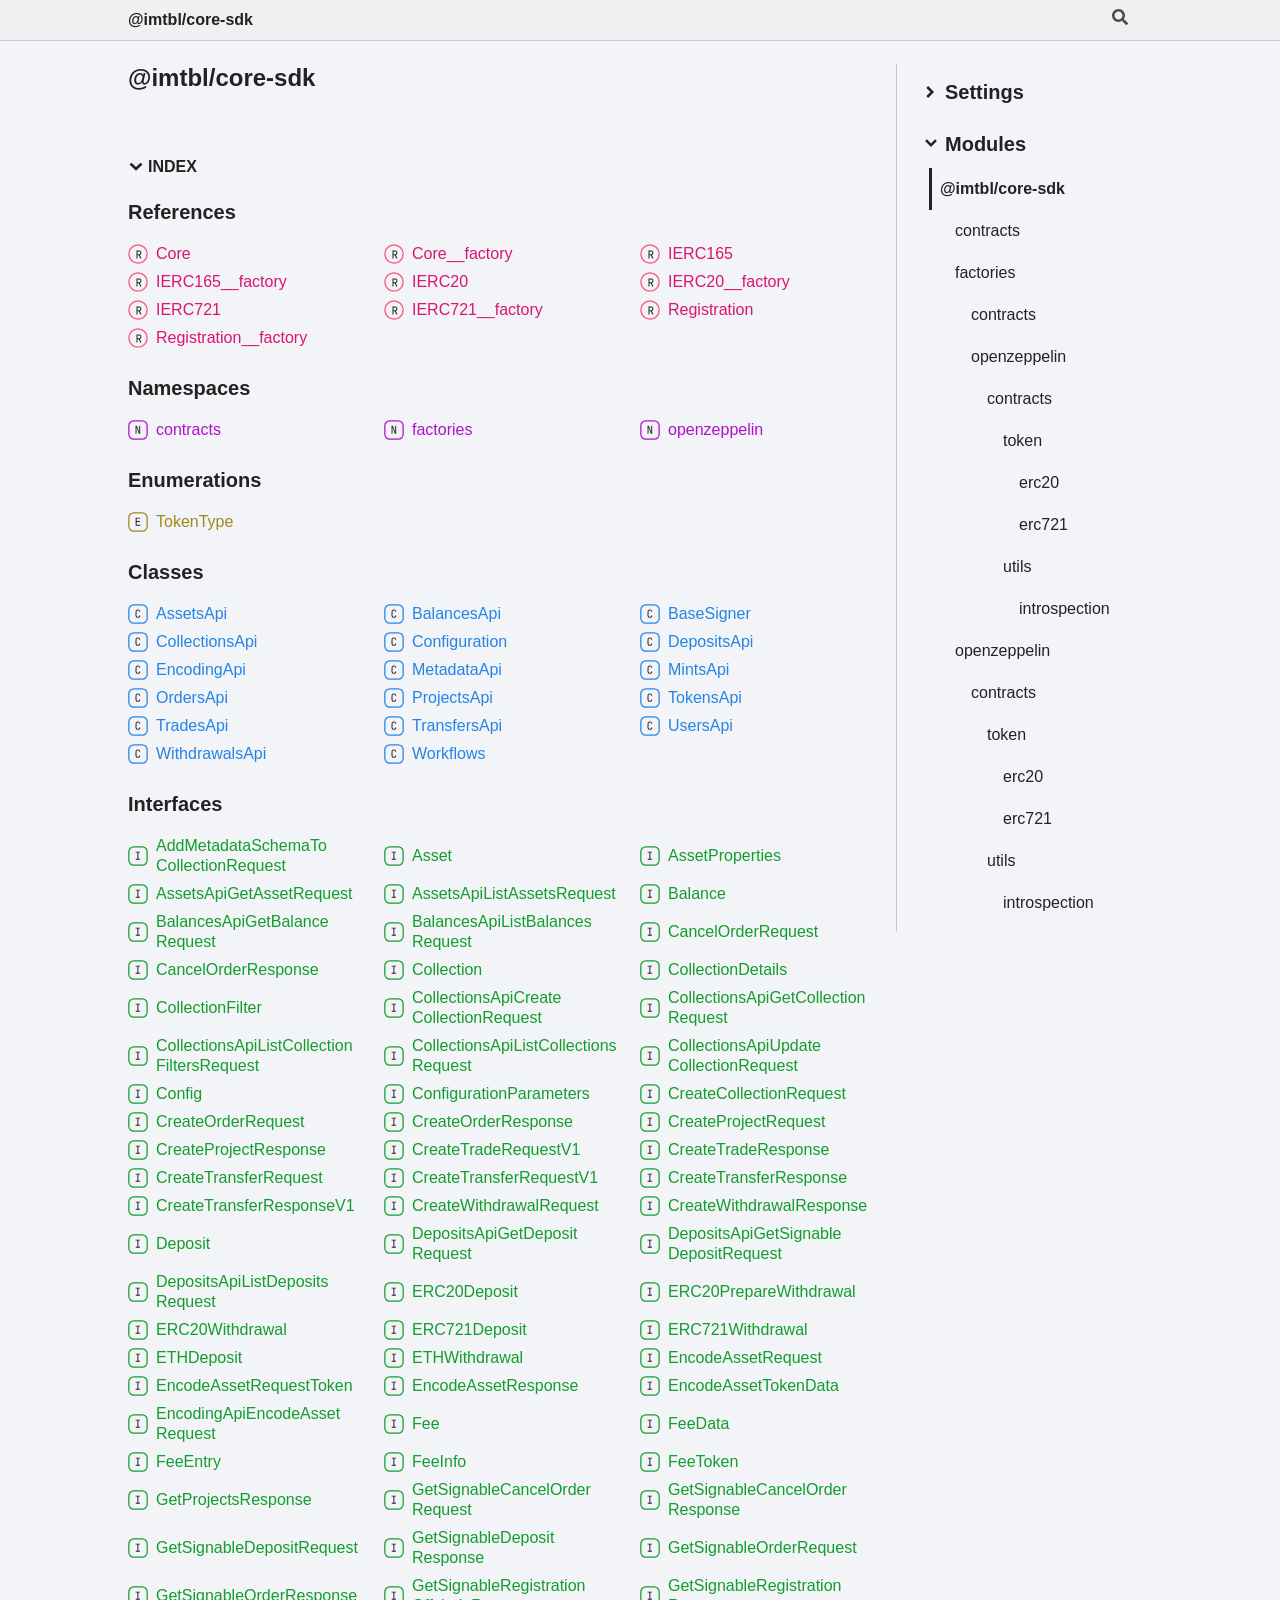
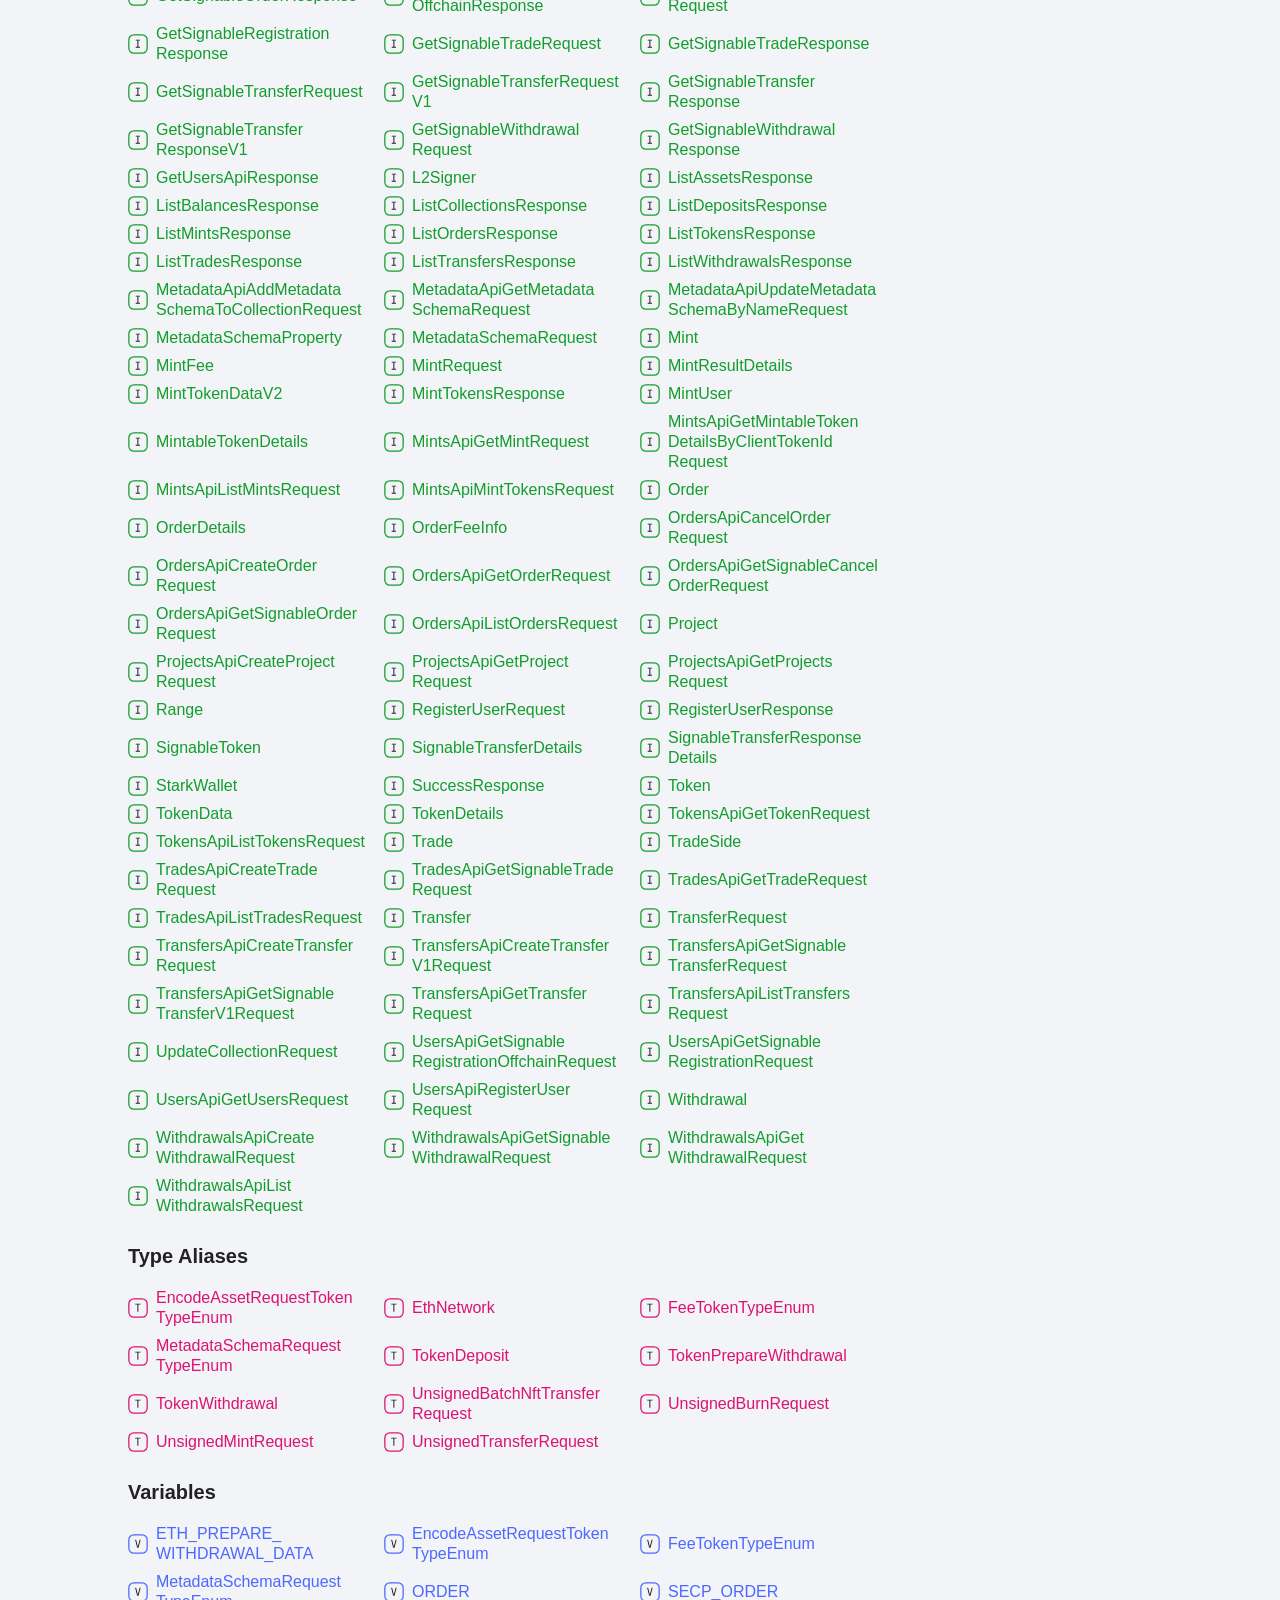
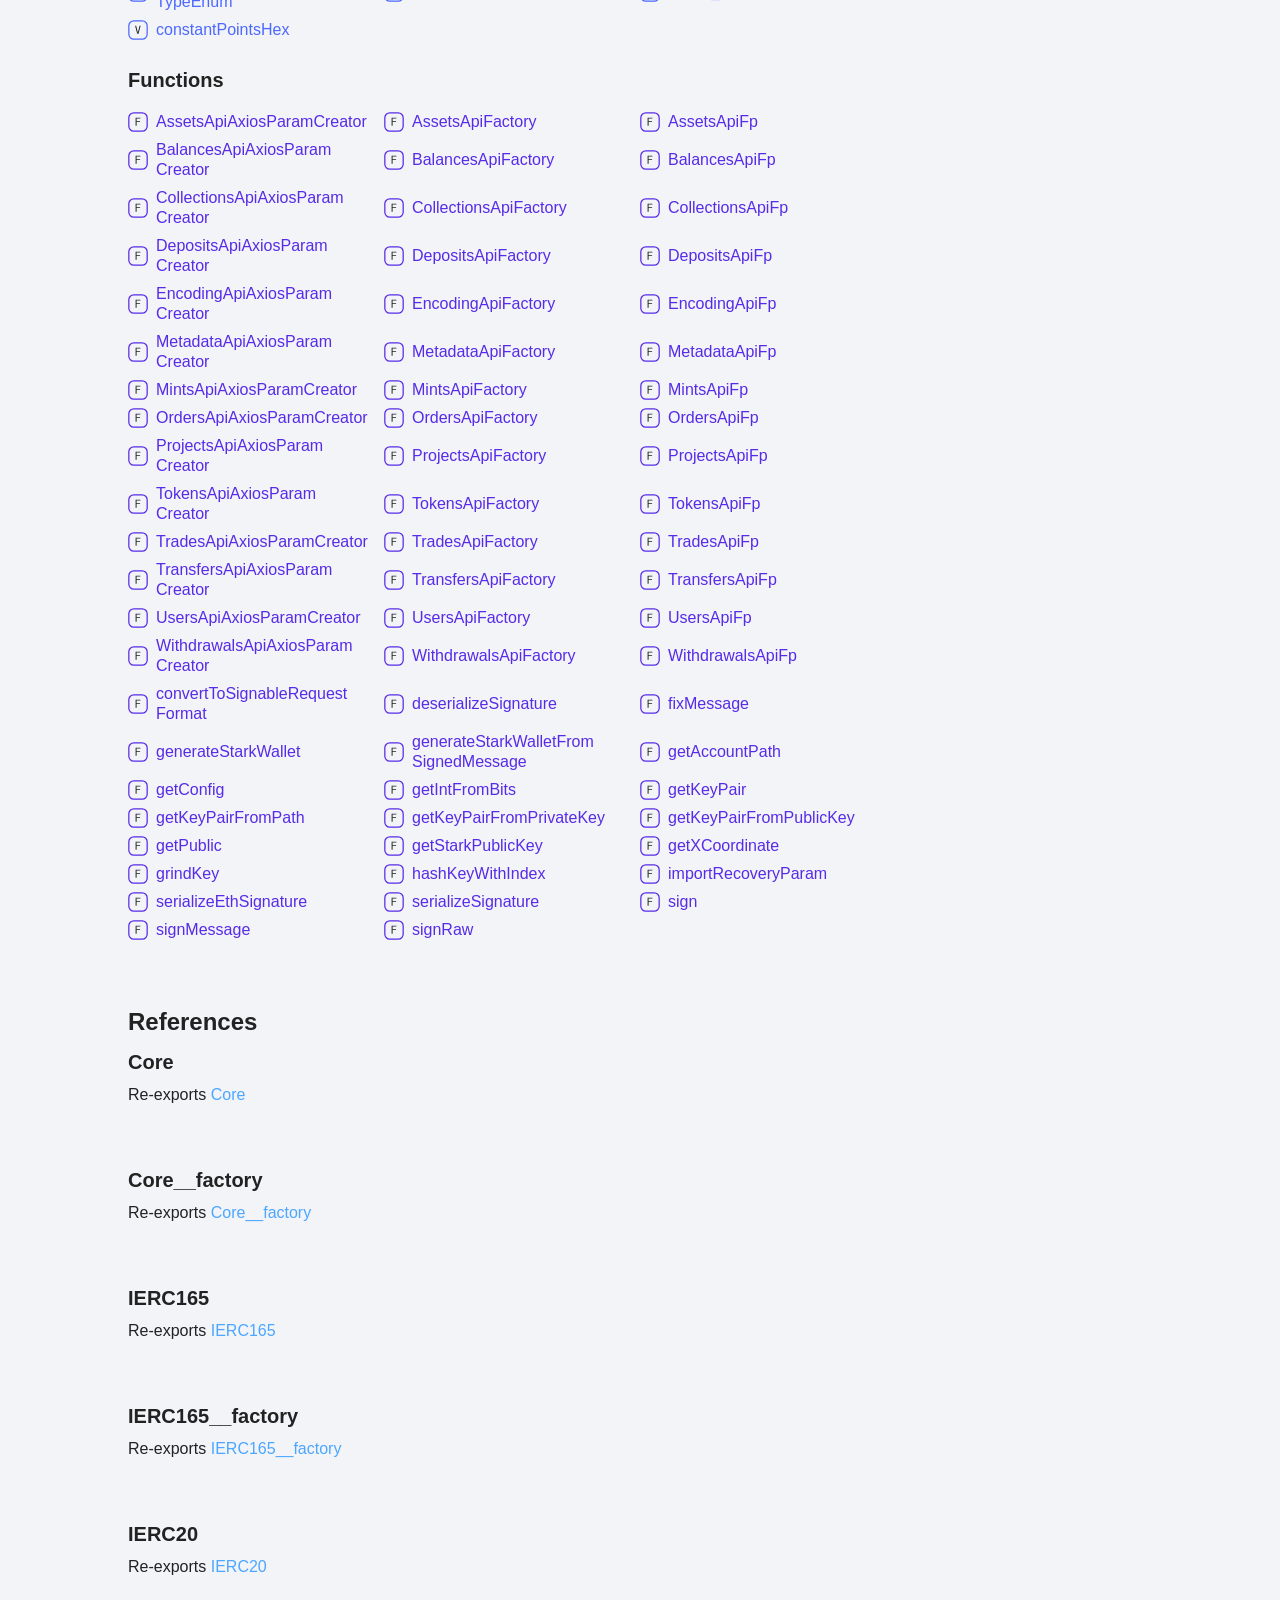
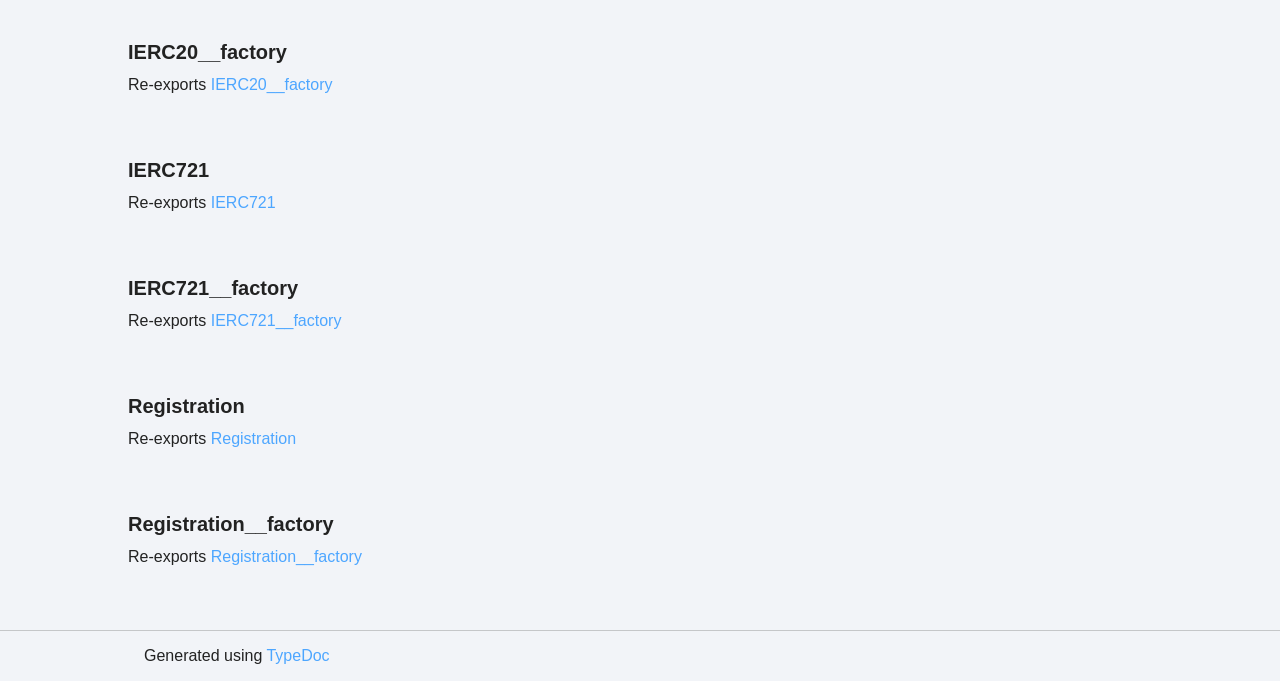
<file: api-docs/sdks-references/core-sdk-kotlin/0-1-0/modules.html>
<!DOCTYPE html><html class="default" lang="en"><head><meta charSet="utf-8"/><meta http-equiv="x-ua-compatible" content="IE=edge"/><title>@imtbl/core-sdk</title><meta name="description" content="Documentation for @imtbl/core-sdk"/><meta name="viewport" content="width=device-width, initial-scale=1"/><link rel="stylesheet" href="assets/style.css"/><link rel="stylesheet" href="assets/highlight.css"/><script async src="assets/search.js" id="search-script"></script></head><body><script>document.documentElement.dataset.theme = localStorage.getItem("tsd-theme") || "os"</script><header class="tsd-page-toolbar">
<div class="tsd-toolbar-contents container">
<div class="table-cell" id="tsd-search" data-base=".">
<div class="field"><label for="tsd-search-field" class="tsd-widget search no-caption"><svg width="16" height="16" viewBox="0 0 16 16" fill="none"><path d="M15.7824 13.833L12.6666 10.7177C12.5259 10.5771 12.3353 10.499 12.1353 10.499H11.6259C12.4884 9.39596 13.001 8.00859 13.001 6.49937C13.001 2.90909 10.0914 0 6.50048 0C2.90959 0 0 2.90909 0 6.49937C0 10.0896 2.90959 12.9987 6.50048 12.9987C8.00996 12.9987 9.39756 12.4863 10.5008 11.6239V12.1332C10.5008 12.3332 10.5789 12.5238 10.7195 12.6644L13.8354 15.7797C14.1292 16.0734 14.6042 16.0734 14.8948 15.7797L15.7793 14.8954C16.0731 14.6017 16.0731 14.1267 15.7824 13.833ZM6.50048 10.499C4.29094 10.499 2.50018 8.71165 2.50018 6.49937C2.50018 4.29021 4.28781 2.49976 6.50048 2.49976C8.71001 2.49976 10.5008 4.28708 10.5008 6.49937C10.5008 8.70852 8.71314 10.499 6.50048 10.499Z" fill="var(--color-text)"></path></svg></label><input type="text" id="tsd-search-field" aria-label="Search"/></div>
<ul class="results">
<li class="state loading">Preparing search index...</li>
<li class="state failure">The search index is not available</li></ul><a href="index.html" class="title">@imtbl/core-sdk</a></div>
<div class="table-cell" id="tsd-widgets"><a href="#" class="tsd-widget menu no-caption" data-toggle="menu" aria-label="Menu"><svg width="16" height="16" viewBox="0 0 16 16" fill="none"><rect x="1" y="3" width="14" height="2" fill="var(--color-text)"></rect><rect x="1" y="7" width="14" height="2" fill="var(--color-text)"></rect><rect x="1" y="11" width="14" height="2" fill="var(--color-text)"></rect></svg></a></div></div></header>
<div class="container container-main">
<div class="col-8 col-content">
<div class="tsd-page-title">
<h2>@imtbl/core-sdk</h2></div>
<section class="tsd-panel-group tsd-index-group">
<section class="tsd-panel tsd-index-panel">
<details class="tsd-index-content tsd-index-accordion" open><summary class="tsd-accordion-summary tsd-index-summary">
<h5 class="tsd-index-heading uppercase" role="button" aria-expanded="false" tabIndex=0><svg width="16" height="16" viewBox="0 0 16 16" fill="none"><path d="M1.5 5.50969L8 11.6609L14.5 5.50969L12.5466 3.66086L8 7.96494L3.45341 3.66086L1.5 5.50969Z" fill="var(--color-text)"></path></svg> Index</h5></summary>
<div class="tsd-accordion-details">
<section class="tsd-index-section">
<h3 class="tsd-index-heading">References</h3>
<div class="tsd-index-list"><a href="modules.html#Core" class="tsd-index-link tsd-kind-reference"><svg class="tsd-kind-icon" width="24" height="24" viewBox="0 0 24 24"><rect fill="var(--color-icon-background)" stroke="#FF4D82" stroke-width="1.5" x="1" y="1" width="22" height="22" rx="12" id="icon-8388608-path"></rect><path d="M10.354 17V8.24H13.066C13.586 8.24 14.042 8.348 14.434 8.564C14.826 8.772 15.13 9.064 15.346 9.44C15.562 9.816 15.67 10.256 15.67 10.76C15.67 11.352 15.514 11.86 15.202 12.284C14.898 12.708 14.482 13 13.954 13.16L15.79 17H14.518L12.838 13.28H11.434V17H10.354ZM11.434 12.308H13.066C13.514 12.308 13.874 12.168 14.146 11.888C14.418 11.6 14.554 11.224 14.554 10.76C14.554 10.288 14.418 9.912 14.146 9.632C13.874 9.352 13.514 9.212 13.066 9.212H11.434V12.308Z" fill="var(--color-text)" id="icon-8388608-text"></path></svg><span>Core</span></a>
<a href="modules.html#Core__factory" class="tsd-index-link tsd-kind-reference"><svg class="tsd-kind-icon" width="24" height="24" viewBox="0 0 24 24"><use href="#icon-8388608-path"></use><use href="#icon-8388608-text"></use></svg><span>Core__factory</span></a>
<a href="modules.html#IERC165" class="tsd-index-link tsd-kind-reference"><svg class="tsd-kind-icon" width="24" height="24" viewBox="0 0 24 24"><use href="#icon-8388608-path"></use><use href="#icon-8388608-text"></use></svg><span>IERC165</span></a>
<a href="modules.html#IERC165__factory" class="tsd-index-link tsd-kind-reference"><svg class="tsd-kind-icon" width="24" height="24" viewBox="0 0 24 24"><use href="#icon-8388608-path"></use><use href="#icon-8388608-text"></use></svg><span>IERC165__factory</span></a>
<a href="modules.html#IERC20" class="tsd-index-link tsd-kind-reference"><svg class="tsd-kind-icon" width="24" height="24" viewBox="0 0 24 24"><use href="#icon-8388608-path"></use><use href="#icon-8388608-text"></use></svg><span>IERC20</span></a>
<a href="modules.html#IERC20__factory" class="tsd-index-link tsd-kind-reference"><svg class="tsd-kind-icon" width="24" height="24" viewBox="0 0 24 24"><use href="#icon-8388608-path"></use><use href="#icon-8388608-text"></use></svg><span>IERC20__factory</span></a>
<a href="modules.html#IERC721" class="tsd-index-link tsd-kind-reference"><svg class="tsd-kind-icon" width="24" height="24" viewBox="0 0 24 24"><use href="#icon-8388608-path"></use><use href="#icon-8388608-text"></use></svg><span>IERC721</span></a>
<a href="modules.html#IERC721__factory" class="tsd-index-link tsd-kind-reference"><svg class="tsd-kind-icon" width="24" height="24" viewBox="0 0 24 24"><use href="#icon-8388608-path"></use><use href="#icon-8388608-text"></use></svg><span>IERC721__factory</span></a>
<a href="modules.html#Registration" class="tsd-index-link tsd-kind-reference"><svg class="tsd-kind-icon" width="24" height="24" viewBox="0 0 24 24"><use href="#icon-8388608-path"></use><use href="#icon-8388608-text"></use></svg><span>Registration</span></a>
<a href="modules.html#Registration__factory" class="tsd-index-link tsd-kind-reference"><svg class="tsd-kind-icon" width="24" height="24" viewBox="0 0 24 24"><use href="#icon-8388608-path"></use><use href="#icon-8388608-text"></use></svg><span>Registration__factory</span></a>
</div></section>
<section class="tsd-index-section">
<h3 class="tsd-index-heading">Namespaces</h3>
<div class="tsd-index-list"><a href="modules/contracts.html" class="tsd-index-link tsd-kind-namespace"><svg class="tsd-kind-icon" width="24" height="24" viewBox="0 0 24 24"><rect fill="var(--color-icon-background)" stroke="var(--color-ts-namespace)" stroke-width="1.5" x="1" y="1" width="22" height="22" rx="6" id="icon-4-path"></rect><path d="M9.33 16V7.24H10.77L13.446 14.74C13.43 14.54 13.41 14.296 13.386 14.008C13.37 13.712 13.354 13.404 13.338 13.084C13.33 12.756 13.326 12.448 13.326 12.16V7.24H14.37V16H12.93L10.266 8.5C10.282 8.692 10.298 8.936 10.314 9.232C10.33 9.52 10.342 9.828 10.35 10.156C10.366 10.476 10.374 10.784 10.374 11.08V16H9.33Z" fill="var(--color-text)" id="icon-4-text"></path></svg><span>contracts</span></a>
<a href="modules/factories.html" class="tsd-index-link tsd-kind-namespace"><svg class="tsd-kind-icon" width="24" height="24" viewBox="0 0 24 24"><use href="#icon-4-path"></use><use href="#icon-4-text"></use></svg><span>factories</span></a>
<a href="modules/openzeppelin.html" class="tsd-index-link tsd-kind-namespace"><svg class="tsd-kind-icon" width="24" height="24" viewBox="0 0 24 24"><use href="#icon-4-path"></use><use href="#icon-4-text"></use></svg><span>openzeppelin</span></a>
</div></section>
<section class="tsd-index-section">
<h3 class="tsd-index-heading">Enumerations</h3>
<div class="tsd-index-list"><a href="enums/TokenType.html" class="tsd-index-link tsd-kind-enum"><svg class="tsd-kind-icon" width="24" height="24" viewBox="0 0 24 24"><rect fill="var(--color-icon-background)" stroke="var(--color-ts-enum)" stroke-width="1.5" x="1" y="1" width="22" height="22" rx="6" id="icon-8-path"></rect><path d="M9.45 16V7.24H14.49V8.224H10.518V10.936H14.07V11.908H10.518V15.016H14.49V16H9.45Z" fill="var(--color-text)" id="icon-8-text"></path></svg><span>Token<wbr/>Type</span></a>
</div></section>
<section class="tsd-index-section">
<h3 class="tsd-index-heading">Classes</h3>
<div class="tsd-index-list"><a href="classes/AssetsApi.html" class="tsd-index-link tsd-kind-class"><svg class="tsd-kind-icon" width="24" height="24" viewBox="0 0 24 24"><rect fill="var(--color-icon-background)" stroke="var(--color-ts-class)" stroke-width="1.5" x="1" y="1" width="22" height="22" rx="6" id="icon-128-path"></rect><path d="M11.898 16.1201C11.098 16.1201 10.466 15.8961 10.002 15.4481C9.53803 15.0001 9.30603 14.3841 9.30603 13.6001V9.64012C9.30603 8.85612 9.53803 8.24012 10.002 7.79212C10.466 7.34412 11.098 7.12012 11.898 7.12012C12.682 7.12012 13.306 7.34812 13.77 7.80412C14.234 8.25212 14.466 8.86412 14.466 9.64012H13.386C13.386 9.14412 13.254 8.76412 12.99 8.50012C12.734 8.22812 12.37 8.09212 11.898 8.09212C11.426 8.09212 11.054 8.22412 10.782 8.48812C10.518 8.75212 10.386 9.13212 10.386 9.62812V13.6001C10.386 14.0961 10.518 14.4801 10.782 14.7521C11.054 15.0161 11.426 15.1481 11.898 15.1481C12.37 15.1481 12.734 15.0161 12.99 14.7521C13.254 14.4801 13.386 14.0961 13.386 13.6001H14.466C14.466 14.3761 14.234 14.9921 13.77 15.4481C13.306 15.8961 12.682 16.1201 11.898 16.1201Z" fill="var(--color-text)" id="icon-128-text"></path></svg><span>Assets<wbr/>Api</span></a>
<a href="classes/BalancesApi.html" class="tsd-index-link tsd-kind-class"><svg class="tsd-kind-icon" width="24" height="24" viewBox="0 0 24 24"><use href="#icon-128-path"></use><use href="#icon-128-text"></use></svg><span>Balances<wbr/>Api</span></a>
<a href="classes/BaseSigner.html" class="tsd-index-link tsd-kind-class"><svg class="tsd-kind-icon" width="24" height="24" viewBox="0 0 24 24"><use href="#icon-128-path"></use><use href="#icon-128-text"></use></svg><span>Base<wbr/>Signer</span></a>
<a href="classes/CollectionsApi.html" class="tsd-index-link tsd-kind-class"><svg class="tsd-kind-icon" width="24" height="24" viewBox="0 0 24 24"><use href="#icon-128-path"></use><use href="#icon-128-text"></use></svg><span>Collections<wbr/>Api</span></a>
<a href="classes/Configuration.html" class="tsd-index-link tsd-kind-class"><svg class="tsd-kind-icon" width="24" height="24" viewBox="0 0 24 24"><use href="#icon-128-path"></use><use href="#icon-128-text"></use></svg><span>Configuration</span></a>
<a href="classes/DepositsApi.html" class="tsd-index-link tsd-kind-class"><svg class="tsd-kind-icon" width="24" height="24" viewBox="0 0 24 24"><use href="#icon-128-path"></use><use href="#icon-128-text"></use></svg><span>Deposits<wbr/>Api</span></a>
<a href="classes/EncodingApi.html" class="tsd-index-link tsd-kind-class"><svg class="tsd-kind-icon" width="24" height="24" viewBox="0 0 24 24"><use href="#icon-128-path"></use><use href="#icon-128-text"></use></svg><span>Encoding<wbr/>Api</span></a>
<a href="classes/L1Signer.html" class="tsd-index-link tsd-kind-class tsd-is-external"><svg class="tsd-kind-icon" width="24" height="24" viewBox="0 0 24 24"><use href="#icon-128-path"></use><use href="#icon-128-text"></use></svg><span>L1<wbr/>Signer</span></a>
<a href="classes/MetadataApi.html" class="tsd-index-link tsd-kind-class"><svg class="tsd-kind-icon" width="24" height="24" viewBox="0 0 24 24"><use href="#icon-128-path"></use><use href="#icon-128-text"></use></svg><span>Metadata<wbr/>Api</span></a>
<a href="classes/MintsApi.html" class="tsd-index-link tsd-kind-class"><svg class="tsd-kind-icon" width="24" height="24" viewBox="0 0 24 24"><use href="#icon-128-path"></use><use href="#icon-128-text"></use></svg><span>Mints<wbr/>Api</span></a>
<a href="classes/OrdersApi.html" class="tsd-index-link tsd-kind-class"><svg class="tsd-kind-icon" width="24" height="24" viewBox="0 0 24 24"><use href="#icon-128-path"></use><use href="#icon-128-text"></use></svg><span>Orders<wbr/>Api</span></a>
<a href="classes/ProjectsApi.html" class="tsd-index-link tsd-kind-class"><svg class="tsd-kind-icon" width="24" height="24" viewBox="0 0 24 24"><use href="#icon-128-path"></use><use href="#icon-128-text"></use></svg><span>Projects<wbr/>Api</span></a>
<a href="classes/TokensApi.html" class="tsd-index-link tsd-kind-class"><svg class="tsd-kind-icon" width="24" height="24" viewBox="0 0 24 24"><use href="#icon-128-path"></use><use href="#icon-128-text"></use></svg><span>Tokens<wbr/>Api</span></a>
<a href="classes/TradesApi.html" class="tsd-index-link tsd-kind-class"><svg class="tsd-kind-icon" width="24" height="24" viewBox="0 0 24 24"><use href="#icon-128-path"></use><use href="#icon-128-text"></use></svg><span>Trades<wbr/>Api</span></a>
<a href="classes/TransfersApi.html" class="tsd-index-link tsd-kind-class"><svg class="tsd-kind-icon" width="24" height="24" viewBox="0 0 24 24"><use href="#icon-128-path"></use><use href="#icon-128-text"></use></svg><span>Transfers<wbr/>Api</span></a>
<a href="classes/UsersApi.html" class="tsd-index-link tsd-kind-class"><svg class="tsd-kind-icon" width="24" height="24" viewBox="0 0 24 24"><use href="#icon-128-path"></use><use href="#icon-128-text"></use></svg><span>Users<wbr/>Api</span></a>
<a href="classes/WithdrawalsApi.html" class="tsd-index-link tsd-kind-class"><svg class="tsd-kind-icon" width="24" height="24" viewBox="0 0 24 24"><use href="#icon-128-path"></use><use href="#icon-128-text"></use></svg><span>Withdrawals<wbr/>Api</span></a>
<a href="classes/Workflows.html" class="tsd-index-link tsd-kind-class"><svg class="tsd-kind-icon" width="24" height="24" viewBox="0 0 24 24"><use href="#icon-128-path"></use><use href="#icon-128-text"></use></svg><span>Workflows</span></a>
</div></section>
<section class="tsd-index-section">
<h3 class="tsd-index-heading">Interfaces</h3>
<div class="tsd-index-list"><a href="interfaces/AddMetadataSchemaToCollectionRequest.html" class="tsd-index-link tsd-kind-interface"><svg class="tsd-kind-icon" width="24" height="24" viewBox="0 0 24 24"><rect fill="var(--color-icon-background)" stroke="var(--color-ts-interface)" stroke-width="1.5" x="1" y="1" width="22" height="22" rx="6" id="icon-256-path"></rect><path d="M9.51 16V15.016H11.298V8.224H9.51V7.24H14.19V8.224H12.402V15.016H14.19V16H9.51Z" fill="var(--color-text)" id="icon-256-text"></path></svg><span>Add<wbr/>Metadata<wbr/>Schema<wbr/>To<wbr/>Collection<wbr/>Request</span></a>
<a href="interfaces/Asset.html" class="tsd-index-link tsd-kind-interface"><svg class="tsd-kind-icon" width="24" height="24" viewBox="0 0 24 24"><use href="#icon-256-path"></use><use href="#icon-256-text"></use></svg><span>Asset</span></a>
<a href="interfaces/AssetProperties.html" class="tsd-index-link tsd-kind-interface"><svg class="tsd-kind-icon" width="24" height="24" viewBox="0 0 24 24"><use href="#icon-256-path"></use><use href="#icon-256-text"></use></svg><span>Asset<wbr/>Properties</span></a>
<a href="interfaces/AssetsApiGetAssetRequest.html" class="tsd-index-link tsd-kind-interface"><svg class="tsd-kind-icon" width="24" height="24" viewBox="0 0 24 24"><use href="#icon-256-path"></use><use href="#icon-256-text"></use></svg><span>Assets<wbr/>Api<wbr/>Get<wbr/>Asset<wbr/>Request</span></a>
<a href="interfaces/AssetsApiListAssetsRequest.html" class="tsd-index-link tsd-kind-interface"><svg class="tsd-kind-icon" width="24" height="24" viewBox="0 0 24 24"><use href="#icon-256-path"></use><use href="#icon-256-text"></use></svg><span>Assets<wbr/>Api<wbr/>List<wbr/>Assets<wbr/>Request</span></a>
<a href="interfaces/Balance.html" class="tsd-index-link tsd-kind-interface"><svg class="tsd-kind-icon" width="24" height="24" viewBox="0 0 24 24"><use href="#icon-256-path"></use><use href="#icon-256-text"></use></svg><span>Balance</span></a>
<a href="interfaces/BalancesApiGetBalanceRequest.html" class="tsd-index-link tsd-kind-interface"><svg class="tsd-kind-icon" width="24" height="24" viewBox="0 0 24 24"><use href="#icon-256-path"></use><use href="#icon-256-text"></use></svg><span>Balances<wbr/>Api<wbr/>Get<wbr/>Balance<wbr/>Request</span></a>
<a href="interfaces/BalancesApiListBalancesRequest.html" class="tsd-index-link tsd-kind-interface"><svg class="tsd-kind-icon" width="24" height="24" viewBox="0 0 24 24"><use href="#icon-256-path"></use><use href="#icon-256-text"></use></svg><span>Balances<wbr/>Api<wbr/>List<wbr/>Balances<wbr/>Request</span></a>
<a href="interfaces/CancelOrderRequest.html" class="tsd-index-link tsd-kind-interface"><svg class="tsd-kind-icon" width="24" height="24" viewBox="0 0 24 24"><use href="#icon-256-path"></use><use href="#icon-256-text"></use></svg><span>Cancel<wbr/>Order<wbr/>Request</span></a>
<a href="interfaces/CancelOrderResponse.html" class="tsd-index-link tsd-kind-interface"><svg class="tsd-kind-icon" width="24" height="24" viewBox="0 0 24 24"><use href="#icon-256-path"></use><use href="#icon-256-text"></use></svg><span>Cancel<wbr/>Order<wbr/>Response</span></a>
<a href="interfaces/Collection.html" class="tsd-index-link tsd-kind-interface"><svg class="tsd-kind-icon" width="24" height="24" viewBox="0 0 24 24"><use href="#icon-256-path"></use><use href="#icon-256-text"></use></svg><span>Collection</span></a>
<a href="interfaces/CollectionDetails.html" class="tsd-index-link tsd-kind-interface"><svg class="tsd-kind-icon" width="24" height="24" viewBox="0 0 24 24"><use href="#icon-256-path"></use><use href="#icon-256-text"></use></svg><span>Collection<wbr/>Details</span></a>
<a href="interfaces/CollectionFilter.html" class="tsd-index-link tsd-kind-interface"><svg class="tsd-kind-icon" width="24" height="24" viewBox="0 0 24 24"><use href="#icon-256-path"></use><use href="#icon-256-text"></use></svg><span>Collection<wbr/>Filter</span></a>
<a href="interfaces/CollectionsApiCreateCollectionRequest.html" class="tsd-index-link tsd-kind-interface"><svg class="tsd-kind-icon" width="24" height="24" viewBox="0 0 24 24"><use href="#icon-256-path"></use><use href="#icon-256-text"></use></svg><span>Collections<wbr/>Api<wbr/>Create<wbr/>Collection<wbr/>Request</span></a>
<a href="interfaces/CollectionsApiGetCollectionRequest.html" class="tsd-index-link tsd-kind-interface"><svg class="tsd-kind-icon" width="24" height="24" viewBox="0 0 24 24"><use href="#icon-256-path"></use><use href="#icon-256-text"></use></svg><span>Collections<wbr/>Api<wbr/>Get<wbr/>Collection<wbr/>Request</span></a>
<a href="interfaces/CollectionsApiListCollectionFiltersRequest.html" class="tsd-index-link tsd-kind-interface"><svg class="tsd-kind-icon" width="24" height="24" viewBox="0 0 24 24"><use href="#icon-256-path"></use><use href="#icon-256-text"></use></svg><span>Collections<wbr/>Api<wbr/>List<wbr/>Collection<wbr/>Filters<wbr/>Request</span></a>
<a href="interfaces/CollectionsApiListCollectionsRequest.html" class="tsd-index-link tsd-kind-interface"><svg class="tsd-kind-icon" width="24" height="24" viewBox="0 0 24 24"><use href="#icon-256-path"></use><use href="#icon-256-text"></use></svg><span>Collections<wbr/>Api<wbr/>List<wbr/>Collections<wbr/>Request</span></a>
<a href="interfaces/CollectionsApiUpdateCollectionRequest.html" class="tsd-index-link tsd-kind-interface"><svg class="tsd-kind-icon" width="24" height="24" viewBox="0 0 24 24"><use href="#icon-256-path"></use><use href="#icon-256-text"></use></svg><span>Collections<wbr/>Api<wbr/>Update<wbr/>Collection<wbr/>Request</span></a>
<a href="interfaces/Config.html" class="tsd-index-link tsd-kind-interface"><svg class="tsd-kind-icon" width="24" height="24" viewBox="0 0 24 24"><use href="#icon-256-path"></use><use href="#icon-256-text"></use></svg><span>Config</span></a>
<a href="interfaces/ConfigurationParameters.html" class="tsd-index-link tsd-kind-interface"><svg class="tsd-kind-icon" width="24" height="24" viewBox="0 0 24 24"><use href="#icon-256-path"></use><use href="#icon-256-text"></use></svg><span>Configuration<wbr/>Parameters</span></a>
<a href="interfaces/CreateCollectionRequest.html" class="tsd-index-link tsd-kind-interface"><svg class="tsd-kind-icon" width="24" height="24" viewBox="0 0 24 24"><use href="#icon-256-path"></use><use href="#icon-256-text"></use></svg><span>Create<wbr/>Collection<wbr/>Request</span></a>
<a href="interfaces/CreateOrderRequest.html" class="tsd-index-link tsd-kind-interface"><svg class="tsd-kind-icon" width="24" height="24" viewBox="0 0 24 24"><use href="#icon-256-path"></use><use href="#icon-256-text"></use></svg><span>Create<wbr/>Order<wbr/>Request</span></a>
<a href="interfaces/CreateOrderResponse.html" class="tsd-index-link tsd-kind-interface"><svg class="tsd-kind-icon" width="24" height="24" viewBox="0 0 24 24"><use href="#icon-256-path"></use><use href="#icon-256-text"></use></svg><span>Create<wbr/>Order<wbr/>Response</span></a>
<a href="interfaces/CreateProjectRequest.html" class="tsd-index-link tsd-kind-interface"><svg class="tsd-kind-icon" width="24" height="24" viewBox="0 0 24 24"><use href="#icon-256-path"></use><use href="#icon-256-text"></use></svg><span>Create<wbr/>Project<wbr/>Request</span></a>
<a href="interfaces/CreateProjectResponse.html" class="tsd-index-link tsd-kind-interface"><svg class="tsd-kind-icon" width="24" height="24" viewBox="0 0 24 24"><use href="#icon-256-path"></use><use href="#icon-256-text"></use></svg><span>Create<wbr/>Project<wbr/>Response</span></a>
<a href="interfaces/CreateTradeRequestV1.html" class="tsd-index-link tsd-kind-interface"><svg class="tsd-kind-icon" width="24" height="24" viewBox="0 0 24 24"><use href="#icon-256-path"></use><use href="#icon-256-text"></use></svg><span>Create<wbr/>Trade<wbr/>Request<wbr/>V1</span></a>
<a href="interfaces/CreateTradeResponse.html" class="tsd-index-link tsd-kind-interface"><svg class="tsd-kind-icon" width="24" height="24" viewBox="0 0 24 24"><use href="#icon-256-path"></use><use href="#icon-256-text"></use></svg><span>Create<wbr/>Trade<wbr/>Response</span></a>
<a href="interfaces/CreateTransferRequest.html" class="tsd-index-link tsd-kind-interface"><svg class="tsd-kind-icon" width="24" height="24" viewBox="0 0 24 24"><use href="#icon-256-path"></use><use href="#icon-256-text"></use></svg><span>Create<wbr/>Transfer<wbr/>Request</span></a>
<a href="interfaces/CreateTransferRequestV1.html" class="tsd-index-link tsd-kind-interface"><svg class="tsd-kind-icon" width="24" height="24" viewBox="0 0 24 24"><use href="#icon-256-path"></use><use href="#icon-256-text"></use></svg><span>Create<wbr/>Transfer<wbr/>Request<wbr/>V1</span></a>
<a href="interfaces/CreateTransferResponse.html" class="tsd-index-link tsd-kind-interface"><svg class="tsd-kind-icon" width="24" height="24" viewBox="0 0 24 24"><use href="#icon-256-path"></use><use href="#icon-256-text"></use></svg><span>Create<wbr/>Transfer<wbr/>Response</span></a>
<a href="interfaces/CreateTransferResponseV1.html" class="tsd-index-link tsd-kind-interface"><svg class="tsd-kind-icon" width="24" height="24" viewBox="0 0 24 24"><use href="#icon-256-path"></use><use href="#icon-256-text"></use></svg><span>Create<wbr/>Transfer<wbr/>Response<wbr/>V1</span></a>
<a href="interfaces/CreateWithdrawalRequest.html" class="tsd-index-link tsd-kind-interface"><svg class="tsd-kind-icon" width="24" height="24" viewBox="0 0 24 24"><use href="#icon-256-path"></use><use href="#icon-256-text"></use></svg><span>Create<wbr/>Withdrawal<wbr/>Request</span></a>
<a href="interfaces/CreateWithdrawalResponse.html" class="tsd-index-link tsd-kind-interface"><svg class="tsd-kind-icon" width="24" height="24" viewBox="0 0 24 24"><use href="#icon-256-path"></use><use href="#icon-256-text"></use></svg><span>Create<wbr/>Withdrawal<wbr/>Response</span></a>
<a href="interfaces/Deposit.html" class="tsd-index-link tsd-kind-interface"><svg class="tsd-kind-icon" width="24" height="24" viewBox="0 0 24 24"><use href="#icon-256-path"></use><use href="#icon-256-text"></use></svg><span>Deposit</span></a>
<a href="interfaces/DepositsApiGetDepositRequest.html" class="tsd-index-link tsd-kind-interface"><svg class="tsd-kind-icon" width="24" height="24" viewBox="0 0 24 24"><use href="#icon-256-path"></use><use href="#icon-256-text"></use></svg><span>Deposits<wbr/>Api<wbr/>Get<wbr/>Deposit<wbr/>Request</span></a>
<a href="interfaces/DepositsApiGetSignableDepositRequest.html" class="tsd-index-link tsd-kind-interface"><svg class="tsd-kind-icon" width="24" height="24" viewBox="0 0 24 24"><use href="#icon-256-path"></use><use href="#icon-256-text"></use></svg><span>Deposits<wbr/>Api<wbr/>Get<wbr/>Signable<wbr/>Deposit<wbr/>Request</span></a>
<a href="interfaces/DepositsApiListDepositsRequest.html" class="tsd-index-link tsd-kind-interface"><svg class="tsd-kind-icon" width="24" height="24" viewBox="0 0 24 24"><use href="#icon-256-path"></use><use href="#icon-256-text"></use></svg><span>Deposits<wbr/>Api<wbr/>List<wbr/>Deposits<wbr/>Request</span></a>
<a href="interfaces/ERC20Deposit.html" class="tsd-index-link tsd-kind-interface"><svg class="tsd-kind-icon" width="24" height="24" viewBox="0 0 24 24"><use href="#icon-256-path"></use><use href="#icon-256-text"></use></svg><span>ERC20<wbr/>Deposit</span></a>
<a href="interfaces/ERC20PrepareWithdrawal.html" class="tsd-index-link tsd-kind-interface"><svg class="tsd-kind-icon" width="24" height="24" viewBox="0 0 24 24"><use href="#icon-256-path"></use><use href="#icon-256-text"></use></svg><span>ERC20<wbr/>Prepare<wbr/>Withdrawal</span></a>
<a href="interfaces/ERC20Withdrawal.html" class="tsd-index-link tsd-kind-interface"><svg class="tsd-kind-icon" width="24" height="24" viewBox="0 0 24 24"><use href="#icon-256-path"></use><use href="#icon-256-text"></use></svg><span>ERC20<wbr/>Withdrawal</span></a>
<a href="interfaces/ERC721Deposit.html" class="tsd-index-link tsd-kind-interface"><svg class="tsd-kind-icon" width="24" height="24" viewBox="0 0 24 24"><use href="#icon-256-path"></use><use href="#icon-256-text"></use></svg><span>ERC721<wbr/>Deposit</span></a>
<a href="interfaces/ERC721Withdrawal.html" class="tsd-index-link tsd-kind-interface"><svg class="tsd-kind-icon" width="24" height="24" viewBox="0 0 24 24"><use href="#icon-256-path"></use><use href="#icon-256-text"></use></svg><span>ERC721<wbr/>Withdrawal</span></a>
<a href="interfaces/ETHDeposit.html" class="tsd-index-link tsd-kind-interface"><svg class="tsd-kind-icon" width="24" height="24" viewBox="0 0 24 24"><use href="#icon-256-path"></use><use href="#icon-256-text"></use></svg><span>ETHDeposit</span></a>
<a href="interfaces/ETHWithdrawal.html" class="tsd-index-link tsd-kind-interface"><svg class="tsd-kind-icon" width="24" height="24" viewBox="0 0 24 24"><use href="#icon-256-path"></use><use href="#icon-256-text"></use></svg><span>ETHWithdrawal</span></a>
<a href="interfaces/EncodeAssetRequest.html" class="tsd-index-link tsd-kind-interface"><svg class="tsd-kind-icon" width="24" height="24" viewBox="0 0 24 24"><use href="#icon-256-path"></use><use href="#icon-256-text"></use></svg><span>Encode<wbr/>Asset<wbr/>Request</span></a>
<a href="interfaces/EncodeAssetRequestToken.html" class="tsd-index-link tsd-kind-interface"><svg class="tsd-kind-icon" width="24" height="24" viewBox="0 0 24 24"><use href="#icon-256-path"></use><use href="#icon-256-text"></use></svg><span>Encode<wbr/>Asset<wbr/>Request<wbr/>Token</span></a>
<a href="interfaces/EncodeAssetResponse.html" class="tsd-index-link tsd-kind-interface"><svg class="tsd-kind-icon" width="24" height="24" viewBox="0 0 24 24"><use href="#icon-256-path"></use><use href="#icon-256-text"></use></svg><span>Encode<wbr/>Asset<wbr/>Response</span></a>
<a href="interfaces/EncodeAssetTokenData.html" class="tsd-index-link tsd-kind-interface"><svg class="tsd-kind-icon" width="24" height="24" viewBox="0 0 24 24"><use href="#icon-256-path"></use><use href="#icon-256-text"></use></svg><span>Encode<wbr/>Asset<wbr/>Token<wbr/>Data</span></a>
<a href="interfaces/EncodingApiEncodeAssetRequest.html" class="tsd-index-link tsd-kind-interface"><svg class="tsd-kind-icon" width="24" height="24" viewBox="0 0 24 24"><use href="#icon-256-path"></use><use href="#icon-256-text"></use></svg><span>Encoding<wbr/>Api<wbr/>Encode<wbr/>Asset<wbr/>Request</span></a>
<a href="interfaces/Fee.html" class="tsd-index-link tsd-kind-interface"><svg class="tsd-kind-icon" width="24" height="24" viewBox="0 0 24 24"><use href="#icon-256-path"></use><use href="#icon-256-text"></use></svg><span>Fee</span></a>
<a href="interfaces/FeeData.html" class="tsd-index-link tsd-kind-interface"><svg class="tsd-kind-icon" width="24" height="24" viewBox="0 0 24 24"><use href="#icon-256-path"></use><use href="#icon-256-text"></use></svg><span>Fee<wbr/>Data</span></a>
<a href="interfaces/FeeEntry.html" class="tsd-index-link tsd-kind-interface"><svg class="tsd-kind-icon" width="24" height="24" viewBox="0 0 24 24"><use href="#icon-256-path"></use><use href="#icon-256-text"></use></svg><span>Fee<wbr/>Entry</span></a>
<a href="interfaces/FeeInfo.html" class="tsd-index-link tsd-kind-interface"><svg class="tsd-kind-icon" width="24" height="24" viewBox="0 0 24 24"><use href="#icon-256-path"></use><use href="#icon-256-text"></use></svg><span>Fee<wbr/>Info</span></a>
<a href="interfaces/FeeToken.html" class="tsd-index-link tsd-kind-interface"><svg class="tsd-kind-icon" width="24" height="24" viewBox="0 0 24 24"><use href="#icon-256-path"></use><use href="#icon-256-text"></use></svg><span>Fee<wbr/>Token</span></a>
<a href="interfaces/GetProjectsResponse.html" class="tsd-index-link tsd-kind-interface"><svg class="tsd-kind-icon" width="24" height="24" viewBox="0 0 24 24"><use href="#icon-256-path"></use><use href="#icon-256-text"></use></svg><span>Get<wbr/>Projects<wbr/>Response</span></a>
<a href="interfaces/GetSignableCancelOrderRequest.html" class="tsd-index-link tsd-kind-interface"><svg class="tsd-kind-icon" width="24" height="24" viewBox="0 0 24 24"><use href="#icon-256-path"></use><use href="#icon-256-text"></use></svg><span>Get<wbr/>Signable<wbr/>Cancel<wbr/>Order<wbr/>Request</span></a>
<a href="interfaces/GetSignableCancelOrderResponse.html" class="tsd-index-link tsd-kind-interface"><svg class="tsd-kind-icon" width="24" height="24" viewBox="0 0 24 24"><use href="#icon-256-path"></use><use href="#icon-256-text"></use></svg><span>Get<wbr/>Signable<wbr/>Cancel<wbr/>Order<wbr/>Response</span></a>
<a href="interfaces/GetSignableDepositRequest.html" class="tsd-index-link tsd-kind-interface"><svg class="tsd-kind-icon" width="24" height="24" viewBox="0 0 24 24"><use href="#icon-256-path"></use><use href="#icon-256-text"></use></svg><span>Get<wbr/>Signable<wbr/>Deposit<wbr/>Request</span></a>
<a href="interfaces/GetSignableDepositResponse.html" class="tsd-index-link tsd-kind-interface"><svg class="tsd-kind-icon" width="24" height="24" viewBox="0 0 24 24"><use href="#icon-256-path"></use><use href="#icon-256-text"></use></svg><span>Get<wbr/>Signable<wbr/>Deposit<wbr/>Response</span></a>
<a href="interfaces/GetSignableOrderRequest.html" class="tsd-index-link tsd-kind-interface"><svg class="tsd-kind-icon" width="24" height="24" viewBox="0 0 24 24"><use href="#icon-256-path"></use><use href="#icon-256-text"></use></svg><span>Get<wbr/>Signable<wbr/>Order<wbr/>Request</span></a>
<a href="interfaces/GetSignableOrderResponse.html" class="tsd-index-link tsd-kind-interface"><svg class="tsd-kind-icon" width="24" height="24" viewBox="0 0 24 24"><use href="#icon-256-path"></use><use href="#icon-256-text"></use></svg><span>Get<wbr/>Signable<wbr/>Order<wbr/>Response</span></a>
<a href="interfaces/GetSignableRegistrationOffchainResponse.html" class="tsd-index-link tsd-kind-interface"><svg class="tsd-kind-icon" width="24" height="24" viewBox="0 0 24 24"><use href="#icon-256-path"></use><use href="#icon-256-text"></use></svg><span>Get<wbr/>Signable<wbr/>Registration<wbr/>Offchain<wbr/>Response</span></a>
<a href="interfaces/GetSignableRegistrationRequest.html" class="tsd-index-link tsd-kind-interface"><svg class="tsd-kind-icon" width="24" height="24" viewBox="0 0 24 24"><use href="#icon-256-path"></use><use href="#icon-256-text"></use></svg><span>Get<wbr/>Signable<wbr/>Registration<wbr/>Request</span></a>
<a href="interfaces/GetSignableRegistrationResponse.html" class="tsd-index-link tsd-kind-interface"><svg class="tsd-kind-icon" width="24" height="24" viewBox="0 0 24 24"><use href="#icon-256-path"></use><use href="#icon-256-text"></use></svg><span>Get<wbr/>Signable<wbr/>Registration<wbr/>Response</span></a>
<a href="interfaces/GetSignableTradeRequest.html" class="tsd-index-link tsd-kind-interface"><svg class="tsd-kind-icon" width="24" height="24" viewBox="0 0 24 24"><use href="#icon-256-path"></use><use href="#icon-256-text"></use></svg><span>Get<wbr/>Signable<wbr/>Trade<wbr/>Request</span></a>
<a href="interfaces/GetSignableTradeResponse.html" class="tsd-index-link tsd-kind-interface"><svg class="tsd-kind-icon" width="24" height="24" viewBox="0 0 24 24"><use href="#icon-256-path"></use><use href="#icon-256-text"></use></svg><span>Get<wbr/>Signable<wbr/>Trade<wbr/>Response</span></a>
<a href="interfaces/GetSignableTransferRequest.html" class="tsd-index-link tsd-kind-interface"><svg class="tsd-kind-icon" width="24" height="24" viewBox="0 0 24 24"><use href="#icon-256-path"></use><use href="#icon-256-text"></use></svg><span>Get<wbr/>Signable<wbr/>Transfer<wbr/>Request</span></a>
<a href="interfaces/GetSignableTransferRequestV1.html" class="tsd-index-link tsd-kind-interface"><svg class="tsd-kind-icon" width="24" height="24" viewBox="0 0 24 24"><use href="#icon-256-path"></use><use href="#icon-256-text"></use></svg><span>Get<wbr/>Signable<wbr/>Transfer<wbr/>Request<wbr/>V1</span></a>
<a href="interfaces/GetSignableTransferResponse.html" class="tsd-index-link tsd-kind-interface"><svg class="tsd-kind-icon" width="24" height="24" viewBox="0 0 24 24"><use href="#icon-256-path"></use><use href="#icon-256-text"></use></svg><span>Get<wbr/>Signable<wbr/>Transfer<wbr/>Response</span></a>
<a href="interfaces/GetSignableTransferResponseV1.html" class="tsd-index-link tsd-kind-interface"><svg class="tsd-kind-icon" width="24" height="24" viewBox="0 0 24 24"><use href="#icon-256-path"></use><use href="#icon-256-text"></use></svg><span>Get<wbr/>Signable<wbr/>Transfer<wbr/>Response<wbr/>V1</span></a>
<a href="interfaces/GetSignableWithdrawalRequest.html" class="tsd-index-link tsd-kind-interface"><svg class="tsd-kind-icon" width="24" height="24" viewBox="0 0 24 24"><use href="#icon-256-path"></use><use href="#icon-256-text"></use></svg><span>Get<wbr/>Signable<wbr/>Withdrawal<wbr/>Request</span></a>
<a href="interfaces/GetSignableWithdrawalResponse.html" class="tsd-index-link tsd-kind-interface"><svg class="tsd-kind-icon" width="24" height="24" viewBox="0 0 24 24"><use href="#icon-256-path"></use><use href="#icon-256-text"></use></svg><span>Get<wbr/>Signable<wbr/>Withdrawal<wbr/>Response</span></a>
<a href="interfaces/GetUsersApiResponse.html" class="tsd-index-link tsd-kind-interface"><svg class="tsd-kind-icon" width="24" height="24" viewBox="0 0 24 24"><use href="#icon-256-path"></use><use href="#icon-256-text"></use></svg><span>Get<wbr/>Users<wbr/>Api<wbr/>Response</span></a>
<a href="interfaces/L2Signer.html" class="tsd-index-link tsd-kind-interface"><svg class="tsd-kind-icon" width="24" height="24" viewBox="0 0 24 24"><use href="#icon-256-path"></use><use href="#icon-256-text"></use></svg><span>L2<wbr/>Signer</span></a>
<a href="interfaces/ListAssetsResponse.html" class="tsd-index-link tsd-kind-interface"><svg class="tsd-kind-icon" width="24" height="24" viewBox="0 0 24 24"><use href="#icon-256-path"></use><use href="#icon-256-text"></use></svg><span>List<wbr/>Assets<wbr/>Response</span></a>
<a href="interfaces/ListBalancesResponse.html" class="tsd-index-link tsd-kind-interface"><svg class="tsd-kind-icon" width="24" height="24" viewBox="0 0 24 24"><use href="#icon-256-path"></use><use href="#icon-256-text"></use></svg><span>List<wbr/>Balances<wbr/>Response</span></a>
<a href="interfaces/ListCollectionsResponse.html" class="tsd-index-link tsd-kind-interface"><svg class="tsd-kind-icon" width="24" height="24" viewBox="0 0 24 24"><use href="#icon-256-path"></use><use href="#icon-256-text"></use></svg><span>List<wbr/>Collections<wbr/>Response</span></a>
<a href="interfaces/ListDepositsResponse.html" class="tsd-index-link tsd-kind-interface"><svg class="tsd-kind-icon" width="24" height="24" viewBox="0 0 24 24"><use href="#icon-256-path"></use><use href="#icon-256-text"></use></svg><span>List<wbr/>Deposits<wbr/>Response</span></a>
<a href="interfaces/ListMintsResponse.html" class="tsd-index-link tsd-kind-interface"><svg class="tsd-kind-icon" width="24" height="24" viewBox="0 0 24 24"><use href="#icon-256-path"></use><use href="#icon-256-text"></use></svg><span>List<wbr/>Mints<wbr/>Response</span></a>
<a href="interfaces/ListOrdersResponse.html" class="tsd-index-link tsd-kind-interface"><svg class="tsd-kind-icon" width="24" height="24" viewBox="0 0 24 24"><use href="#icon-256-path"></use><use href="#icon-256-text"></use></svg><span>List<wbr/>Orders<wbr/>Response</span></a>
<a href="interfaces/ListTokensResponse.html" class="tsd-index-link tsd-kind-interface"><svg class="tsd-kind-icon" width="24" height="24" viewBox="0 0 24 24"><use href="#icon-256-path"></use><use href="#icon-256-text"></use></svg><span>List<wbr/>Tokens<wbr/>Response</span></a>
<a href="interfaces/ListTradesResponse.html" class="tsd-index-link tsd-kind-interface"><svg class="tsd-kind-icon" width="24" height="24" viewBox="0 0 24 24"><use href="#icon-256-path"></use><use href="#icon-256-text"></use></svg><span>List<wbr/>Trades<wbr/>Response</span></a>
<a href="interfaces/ListTransfersResponse.html" class="tsd-index-link tsd-kind-interface"><svg class="tsd-kind-icon" width="24" height="24" viewBox="0 0 24 24"><use href="#icon-256-path"></use><use href="#icon-256-text"></use></svg><span>List<wbr/>Transfers<wbr/>Response</span></a>
<a href="interfaces/ListWithdrawalsResponse.html" class="tsd-index-link tsd-kind-interface"><svg class="tsd-kind-icon" width="24" height="24" viewBox="0 0 24 24"><use href="#icon-256-path"></use><use href="#icon-256-text"></use></svg><span>List<wbr/>Withdrawals<wbr/>Response</span></a>
<a href="interfaces/MetadataApiAddMetadataSchemaToCollectionRequest.html" class="tsd-index-link tsd-kind-interface"><svg class="tsd-kind-icon" width="24" height="24" viewBox="0 0 24 24"><use href="#icon-256-path"></use><use href="#icon-256-text"></use></svg><span>Metadata<wbr/>Api<wbr/>Add<wbr/>Metadata<wbr/>Schema<wbr/>To<wbr/>Collection<wbr/>Request</span></a>
<a href="interfaces/MetadataApiGetMetadataSchemaRequest.html" class="tsd-index-link tsd-kind-interface"><svg class="tsd-kind-icon" width="24" height="24" viewBox="0 0 24 24"><use href="#icon-256-path"></use><use href="#icon-256-text"></use></svg><span>Metadata<wbr/>Api<wbr/>Get<wbr/>Metadata<wbr/>Schema<wbr/>Request</span></a>
<a href="interfaces/MetadataApiUpdateMetadataSchemaByNameRequest.html" class="tsd-index-link tsd-kind-interface"><svg class="tsd-kind-icon" width="24" height="24" viewBox="0 0 24 24"><use href="#icon-256-path"></use><use href="#icon-256-text"></use></svg><span>Metadata<wbr/>Api<wbr/>Update<wbr/>Metadata<wbr/>Schema<wbr/>By<wbr/>Name<wbr/>Request</span></a>
<a href="interfaces/MetadataSchemaProperty.html" class="tsd-index-link tsd-kind-interface"><svg class="tsd-kind-icon" width="24" height="24" viewBox="0 0 24 24"><use href="#icon-256-path"></use><use href="#icon-256-text"></use></svg><span>Metadata<wbr/>Schema<wbr/>Property</span></a>
<a href="interfaces/MetadataSchemaRequest.html" class="tsd-index-link tsd-kind-interface"><svg class="tsd-kind-icon" width="24" height="24" viewBox="0 0 24 24"><use href="#icon-256-path"></use><use href="#icon-256-text"></use></svg><span>Metadata<wbr/>Schema<wbr/>Request</span></a>
<a href="interfaces/Mint.html" class="tsd-index-link tsd-kind-interface"><svg class="tsd-kind-icon" width="24" height="24" viewBox="0 0 24 24"><use href="#icon-256-path"></use><use href="#icon-256-text"></use></svg><span>Mint</span></a>
<a href="interfaces/MintFee.html" class="tsd-index-link tsd-kind-interface"><svg class="tsd-kind-icon" width="24" height="24" viewBox="0 0 24 24"><use href="#icon-256-path"></use><use href="#icon-256-text"></use></svg><span>Mint<wbr/>Fee</span></a>
<a href="interfaces/MintRequest.html" class="tsd-index-link tsd-kind-interface"><svg class="tsd-kind-icon" width="24" height="24" viewBox="0 0 24 24"><use href="#icon-256-path"></use><use href="#icon-256-text"></use></svg><span>Mint<wbr/>Request</span></a>
<a href="interfaces/MintResultDetails.html" class="tsd-index-link tsd-kind-interface"><svg class="tsd-kind-icon" width="24" height="24" viewBox="0 0 24 24"><use href="#icon-256-path"></use><use href="#icon-256-text"></use></svg><span>Mint<wbr/>Result<wbr/>Details</span></a>
<a href="interfaces/MintTokenDataV2.html" class="tsd-index-link tsd-kind-interface"><svg class="tsd-kind-icon" width="24" height="24" viewBox="0 0 24 24"><use href="#icon-256-path"></use><use href="#icon-256-text"></use></svg><span>Mint<wbr/>Token<wbr/>Data<wbr/>V2</span></a>
<a href="interfaces/MintTokensResponse.html" class="tsd-index-link tsd-kind-interface"><svg class="tsd-kind-icon" width="24" height="24" viewBox="0 0 24 24"><use href="#icon-256-path"></use><use href="#icon-256-text"></use></svg><span>Mint<wbr/>Tokens<wbr/>Response</span></a>
<a href="interfaces/MintUser.html" class="tsd-index-link tsd-kind-interface"><svg class="tsd-kind-icon" width="24" height="24" viewBox="0 0 24 24"><use href="#icon-256-path"></use><use href="#icon-256-text"></use></svg><span>Mint<wbr/>User</span></a>
<a href="interfaces/MintableTokenDetails.html" class="tsd-index-link tsd-kind-interface"><svg class="tsd-kind-icon" width="24" height="24" viewBox="0 0 24 24"><use href="#icon-256-path"></use><use href="#icon-256-text"></use></svg><span>Mintable<wbr/>Token<wbr/>Details</span></a>
<a href="interfaces/MintsApiGetMintRequest.html" class="tsd-index-link tsd-kind-interface"><svg class="tsd-kind-icon" width="24" height="24" viewBox="0 0 24 24"><use href="#icon-256-path"></use><use href="#icon-256-text"></use></svg><span>Mints<wbr/>Api<wbr/>Get<wbr/>Mint<wbr/>Request</span></a>
<a href="interfaces/MintsApiGetMintableTokenDetailsByClientTokenIdRequest.html" class="tsd-index-link tsd-kind-interface"><svg class="tsd-kind-icon" width="24" height="24" viewBox="0 0 24 24"><use href="#icon-256-path"></use><use href="#icon-256-text"></use></svg><span>Mints<wbr/>Api<wbr/>Get<wbr/>Mintable<wbr/>Token<wbr/>Details<wbr/>By<wbr/>Client<wbr/>Token<wbr/>Id<wbr/>Request</span></a>
<a href="interfaces/MintsApiListMintsRequest.html" class="tsd-index-link tsd-kind-interface"><svg class="tsd-kind-icon" width="24" height="24" viewBox="0 0 24 24"><use href="#icon-256-path"></use><use href="#icon-256-text"></use></svg><span>Mints<wbr/>Api<wbr/>List<wbr/>Mints<wbr/>Request</span></a>
<a href="interfaces/MintsApiMintTokensRequest.html" class="tsd-index-link tsd-kind-interface"><svg class="tsd-kind-icon" width="24" height="24" viewBox="0 0 24 24"><use href="#icon-256-path"></use><use href="#icon-256-text"></use></svg><span>Mints<wbr/>Api<wbr/>Mint<wbr/>Tokens<wbr/>Request</span></a>
<a href="interfaces/Order.html" class="tsd-index-link tsd-kind-interface"><svg class="tsd-kind-icon" width="24" height="24" viewBox="0 0 24 24"><use href="#icon-256-path"></use><use href="#icon-256-text"></use></svg><span>Order</span></a>
<a href="interfaces/OrderDetails.html" class="tsd-index-link tsd-kind-interface"><svg class="tsd-kind-icon" width="24" height="24" viewBox="0 0 24 24"><use href="#icon-256-path"></use><use href="#icon-256-text"></use></svg><span>Order<wbr/>Details</span></a>
<a href="interfaces/OrderFeeInfo.html" class="tsd-index-link tsd-kind-interface"><svg class="tsd-kind-icon" width="24" height="24" viewBox="0 0 24 24"><use href="#icon-256-path"></use><use href="#icon-256-text"></use></svg><span>Order<wbr/>Fee<wbr/>Info</span></a>
<a href="interfaces/OrdersApiCancelOrderRequest.html" class="tsd-index-link tsd-kind-interface"><svg class="tsd-kind-icon" width="24" height="24" viewBox="0 0 24 24"><use href="#icon-256-path"></use><use href="#icon-256-text"></use></svg><span>Orders<wbr/>Api<wbr/>Cancel<wbr/>Order<wbr/>Request</span></a>
<a href="interfaces/OrdersApiCreateOrderRequest.html" class="tsd-index-link tsd-kind-interface"><svg class="tsd-kind-icon" width="24" height="24" viewBox="0 0 24 24"><use href="#icon-256-path"></use><use href="#icon-256-text"></use></svg><span>Orders<wbr/>Api<wbr/>Create<wbr/>Order<wbr/>Request</span></a>
<a href="interfaces/OrdersApiGetOrderRequest.html" class="tsd-index-link tsd-kind-interface"><svg class="tsd-kind-icon" width="24" height="24" viewBox="0 0 24 24"><use href="#icon-256-path"></use><use href="#icon-256-text"></use></svg><span>Orders<wbr/>Api<wbr/>Get<wbr/>Order<wbr/>Request</span></a>
<a href="interfaces/OrdersApiGetSignableCancelOrderRequest.html" class="tsd-index-link tsd-kind-interface"><svg class="tsd-kind-icon" width="24" height="24" viewBox="0 0 24 24"><use href="#icon-256-path"></use><use href="#icon-256-text"></use></svg><span>Orders<wbr/>Api<wbr/>Get<wbr/>Signable<wbr/>Cancel<wbr/>Order<wbr/>Request</span></a>
<a href="interfaces/OrdersApiGetSignableOrderRequest.html" class="tsd-index-link tsd-kind-interface"><svg class="tsd-kind-icon" width="24" height="24" viewBox="0 0 24 24"><use href="#icon-256-path"></use><use href="#icon-256-text"></use></svg><span>Orders<wbr/>Api<wbr/>Get<wbr/>Signable<wbr/>Order<wbr/>Request</span></a>
<a href="interfaces/OrdersApiListOrdersRequest.html" class="tsd-index-link tsd-kind-interface"><svg class="tsd-kind-icon" width="24" height="24" viewBox="0 0 24 24"><use href="#icon-256-path"></use><use href="#icon-256-text"></use></svg><span>Orders<wbr/>Api<wbr/>List<wbr/>Orders<wbr/>Request</span></a>
<a href="interfaces/Project.html" class="tsd-index-link tsd-kind-interface"><svg class="tsd-kind-icon" width="24" height="24" viewBox="0 0 24 24"><use href="#icon-256-path"></use><use href="#icon-256-text"></use></svg><span>Project</span></a>
<a href="interfaces/ProjectsApiCreateProjectRequest.html" class="tsd-index-link tsd-kind-interface"><svg class="tsd-kind-icon" width="24" height="24" viewBox="0 0 24 24"><use href="#icon-256-path"></use><use href="#icon-256-text"></use></svg><span>Projects<wbr/>Api<wbr/>Create<wbr/>Project<wbr/>Request</span></a>
<a href="interfaces/ProjectsApiGetProjectRequest.html" class="tsd-index-link tsd-kind-interface"><svg class="tsd-kind-icon" width="24" height="24" viewBox="0 0 24 24"><use href="#icon-256-path"></use><use href="#icon-256-text"></use></svg><span>Projects<wbr/>Api<wbr/>Get<wbr/>Project<wbr/>Request</span></a>
<a href="interfaces/ProjectsApiGetProjectsRequest.html" class="tsd-index-link tsd-kind-interface"><svg class="tsd-kind-icon" width="24" height="24" viewBox="0 0 24 24"><use href="#icon-256-path"></use><use href="#icon-256-text"></use></svg><span>Projects<wbr/>Api<wbr/>Get<wbr/>Projects<wbr/>Request</span></a>
<a href="interfaces/Range.html" class="tsd-index-link tsd-kind-interface"><svg class="tsd-kind-icon" width="24" height="24" viewBox="0 0 24 24"><use href="#icon-256-path"></use><use href="#icon-256-text"></use></svg><span>Range</span></a>
<a href="interfaces/RegisterUserRequest.html" class="tsd-index-link tsd-kind-interface"><svg class="tsd-kind-icon" width="24" height="24" viewBox="0 0 24 24"><use href="#icon-256-path"></use><use href="#icon-256-text"></use></svg><span>Register<wbr/>User<wbr/>Request</span></a>
<a href="interfaces/RegisterUserResponse.html" class="tsd-index-link tsd-kind-interface"><svg class="tsd-kind-icon" width="24" height="24" viewBox="0 0 24 24"><use href="#icon-256-path"></use><use href="#icon-256-text"></use></svg><span>Register<wbr/>User<wbr/>Response</span></a>
<a href="interfaces/SignableToken.html" class="tsd-index-link tsd-kind-interface"><svg class="tsd-kind-icon" width="24" height="24" viewBox="0 0 24 24"><use href="#icon-256-path"></use><use href="#icon-256-text"></use></svg><span>Signable<wbr/>Token</span></a>
<a href="interfaces/SignableTransferDetails.html" class="tsd-index-link tsd-kind-interface"><svg class="tsd-kind-icon" width="24" height="24" viewBox="0 0 24 24"><use href="#icon-256-path"></use><use href="#icon-256-text"></use></svg><span>Signable<wbr/>Transfer<wbr/>Details</span></a>
<a href="interfaces/SignableTransferResponseDetails.html" class="tsd-index-link tsd-kind-interface"><svg class="tsd-kind-icon" width="24" height="24" viewBox="0 0 24 24"><use href="#icon-256-path"></use><use href="#icon-256-text"></use></svg><span>Signable<wbr/>Transfer<wbr/>Response<wbr/>Details</span></a>
<a href="interfaces/StarkWallet.html" class="tsd-index-link tsd-kind-interface"><svg class="tsd-kind-icon" width="24" height="24" viewBox="0 0 24 24"><use href="#icon-256-path"></use><use href="#icon-256-text"></use></svg><span>Stark<wbr/>Wallet</span></a>
<a href="interfaces/SuccessResponse.html" class="tsd-index-link tsd-kind-interface"><svg class="tsd-kind-icon" width="24" height="24" viewBox="0 0 24 24"><use href="#icon-256-path"></use><use href="#icon-256-text"></use></svg><span>Success<wbr/>Response</span></a>
<a href="interfaces/Token.html" class="tsd-index-link tsd-kind-interface"><svg class="tsd-kind-icon" width="24" height="24" viewBox="0 0 24 24"><use href="#icon-256-path"></use><use href="#icon-256-text"></use></svg><span>Token</span></a>
<a href="interfaces/TokenData.html" class="tsd-index-link tsd-kind-interface"><svg class="tsd-kind-icon" width="24" height="24" viewBox="0 0 24 24"><use href="#icon-256-path"></use><use href="#icon-256-text"></use></svg><span>Token<wbr/>Data</span></a>
<a href="interfaces/TokenDetails.html" class="tsd-index-link tsd-kind-interface"><svg class="tsd-kind-icon" width="24" height="24" viewBox="0 0 24 24"><use href="#icon-256-path"></use><use href="#icon-256-text"></use></svg><span>Token<wbr/>Details</span></a>
<a href="interfaces/TokensApiGetTokenRequest.html" class="tsd-index-link tsd-kind-interface"><svg class="tsd-kind-icon" width="24" height="24" viewBox="0 0 24 24"><use href="#icon-256-path"></use><use href="#icon-256-text"></use></svg><span>Tokens<wbr/>Api<wbr/>Get<wbr/>Token<wbr/>Request</span></a>
<a href="interfaces/TokensApiListTokensRequest.html" class="tsd-index-link tsd-kind-interface"><svg class="tsd-kind-icon" width="24" height="24" viewBox="0 0 24 24"><use href="#icon-256-path"></use><use href="#icon-256-text"></use></svg><span>Tokens<wbr/>Api<wbr/>List<wbr/>Tokens<wbr/>Request</span></a>
<a href="interfaces/Trade.html" class="tsd-index-link tsd-kind-interface"><svg class="tsd-kind-icon" width="24" height="24" viewBox="0 0 24 24"><use href="#icon-256-path"></use><use href="#icon-256-text"></use></svg><span>Trade</span></a>
<a href="interfaces/TradeSide.html" class="tsd-index-link tsd-kind-interface"><svg class="tsd-kind-icon" width="24" height="24" viewBox="0 0 24 24"><use href="#icon-256-path"></use><use href="#icon-256-text"></use></svg><span>Trade<wbr/>Side</span></a>
<a href="interfaces/TradesApiCreateTradeRequest.html" class="tsd-index-link tsd-kind-interface"><svg class="tsd-kind-icon" width="24" height="24" viewBox="0 0 24 24"><use href="#icon-256-path"></use><use href="#icon-256-text"></use></svg><span>Trades<wbr/>Api<wbr/>Create<wbr/>Trade<wbr/>Request</span></a>
<a href="interfaces/TradesApiGetSignableTradeRequest.html" class="tsd-index-link tsd-kind-interface"><svg class="tsd-kind-icon" width="24" height="24" viewBox="0 0 24 24"><use href="#icon-256-path"></use><use href="#icon-256-text"></use></svg><span>Trades<wbr/>Api<wbr/>Get<wbr/>Signable<wbr/>Trade<wbr/>Request</span></a>
<a href="interfaces/TradesApiGetTradeRequest.html" class="tsd-index-link tsd-kind-interface"><svg class="tsd-kind-icon" width="24" height="24" viewBox="0 0 24 24"><use href="#icon-256-path"></use><use href="#icon-256-text"></use></svg><span>Trades<wbr/>Api<wbr/>Get<wbr/>Trade<wbr/>Request</span></a>
<a href="interfaces/TradesApiListTradesRequest.html" class="tsd-index-link tsd-kind-interface"><svg class="tsd-kind-icon" width="24" height="24" viewBox="0 0 24 24"><use href="#icon-256-path"></use><use href="#icon-256-text"></use></svg><span>Trades<wbr/>Api<wbr/>List<wbr/>Trades<wbr/>Request</span></a>
<a href="interfaces/Transfer.html" class="tsd-index-link tsd-kind-interface"><svg class="tsd-kind-icon" width="24" height="24" viewBox="0 0 24 24"><use href="#icon-256-path"></use><use href="#icon-256-text"></use></svg><span>Transfer</span></a>
<a href="interfaces/TransferRequest.html" class="tsd-index-link tsd-kind-interface"><svg class="tsd-kind-icon" width="24" height="24" viewBox="0 0 24 24"><use href="#icon-256-path"></use><use href="#icon-256-text"></use></svg><span>Transfer<wbr/>Request</span></a>
<a href="interfaces/TransfersApiCreateTransferRequest.html" class="tsd-index-link tsd-kind-interface"><svg class="tsd-kind-icon" width="24" height="24" viewBox="0 0 24 24"><use href="#icon-256-path"></use><use href="#icon-256-text"></use></svg><span>Transfers<wbr/>Api<wbr/>Create<wbr/>Transfer<wbr/>Request</span></a>
<a href="interfaces/TransfersApiCreateTransferV1Request.html" class="tsd-index-link tsd-kind-interface"><svg class="tsd-kind-icon" width="24" height="24" viewBox="0 0 24 24"><use href="#icon-256-path"></use><use href="#icon-256-text"></use></svg><span>Transfers<wbr/>Api<wbr/>Create<wbr/>Transfer<wbr/>V1<wbr/>Request</span></a>
<a href="interfaces/TransfersApiGetSignableTransferRequest.html" class="tsd-index-link tsd-kind-interface"><svg class="tsd-kind-icon" width="24" height="24" viewBox="0 0 24 24"><use href="#icon-256-path"></use><use href="#icon-256-text"></use></svg><span>Transfers<wbr/>Api<wbr/>Get<wbr/>Signable<wbr/>Transfer<wbr/>Request</span></a>
<a href="interfaces/TransfersApiGetSignableTransferV1Request.html" class="tsd-index-link tsd-kind-interface"><svg class="tsd-kind-icon" width="24" height="24" viewBox="0 0 24 24"><use href="#icon-256-path"></use><use href="#icon-256-text"></use></svg><span>Transfers<wbr/>Api<wbr/>Get<wbr/>Signable<wbr/>Transfer<wbr/>V1<wbr/>Request</span></a>
<a href="interfaces/TransfersApiGetTransferRequest.html" class="tsd-index-link tsd-kind-interface"><svg class="tsd-kind-icon" width="24" height="24" viewBox="0 0 24 24"><use href="#icon-256-path"></use><use href="#icon-256-text"></use></svg><span>Transfers<wbr/>Api<wbr/>Get<wbr/>Transfer<wbr/>Request</span></a>
<a href="interfaces/TransfersApiListTransfersRequest.html" class="tsd-index-link tsd-kind-interface"><svg class="tsd-kind-icon" width="24" height="24" viewBox="0 0 24 24"><use href="#icon-256-path"></use><use href="#icon-256-text"></use></svg><span>Transfers<wbr/>Api<wbr/>List<wbr/>Transfers<wbr/>Request</span></a>
<a href="interfaces/UpdateCollectionRequest.html" class="tsd-index-link tsd-kind-interface"><svg class="tsd-kind-icon" width="24" height="24" viewBox="0 0 24 24"><use href="#icon-256-path"></use><use href="#icon-256-text"></use></svg><span>Update<wbr/>Collection<wbr/>Request</span></a>
<a href="interfaces/UsersApiGetSignableRegistrationOffchainRequest.html" class="tsd-index-link tsd-kind-interface"><svg class="tsd-kind-icon" width="24" height="24" viewBox="0 0 24 24"><use href="#icon-256-path"></use><use href="#icon-256-text"></use></svg><span>Users<wbr/>Api<wbr/>Get<wbr/>Signable<wbr/>Registration<wbr/>Offchain<wbr/>Request</span></a>
<a href="interfaces/UsersApiGetSignableRegistrationRequest.html" class="tsd-index-link tsd-kind-interface"><svg class="tsd-kind-icon" width="24" height="24" viewBox="0 0 24 24"><use href="#icon-256-path"></use><use href="#icon-256-text"></use></svg><span>Users<wbr/>Api<wbr/>Get<wbr/>Signable<wbr/>Registration<wbr/>Request</span></a>
<a href="interfaces/UsersApiGetUsersRequest.html" class="tsd-index-link tsd-kind-interface"><svg class="tsd-kind-icon" width="24" height="24" viewBox="0 0 24 24"><use href="#icon-256-path"></use><use href="#icon-256-text"></use></svg><span>Users<wbr/>Api<wbr/>Get<wbr/>Users<wbr/>Request</span></a>
<a href="interfaces/UsersApiRegisterUserRequest.html" class="tsd-index-link tsd-kind-interface"><svg class="tsd-kind-icon" width="24" height="24" viewBox="0 0 24 24"><use href="#icon-256-path"></use><use href="#icon-256-text"></use></svg><span>Users<wbr/>Api<wbr/>Register<wbr/>User<wbr/>Request</span></a>
<a href="interfaces/Withdrawal.html" class="tsd-index-link tsd-kind-interface"><svg class="tsd-kind-icon" width="24" height="24" viewBox="0 0 24 24"><use href="#icon-256-path"></use><use href="#icon-256-text"></use></svg><span>Withdrawal</span></a>
<a href="interfaces/WithdrawalsApiCreateWithdrawalRequest.html" class="tsd-index-link tsd-kind-interface"><svg class="tsd-kind-icon" width="24" height="24" viewBox="0 0 24 24"><use href="#icon-256-path"></use><use href="#icon-256-text"></use></svg><span>Withdrawals<wbr/>Api<wbr/>Create<wbr/>Withdrawal<wbr/>Request</span></a>
<a href="interfaces/WithdrawalsApiGetSignableWithdrawalRequest.html" class="tsd-index-link tsd-kind-interface"><svg class="tsd-kind-icon" width="24" height="24" viewBox="0 0 24 24"><use href="#icon-256-path"></use><use href="#icon-256-text"></use></svg><span>Withdrawals<wbr/>Api<wbr/>Get<wbr/>Signable<wbr/>Withdrawal<wbr/>Request</span></a>
<a href="interfaces/WithdrawalsApiGetWithdrawalRequest.html" class="tsd-index-link tsd-kind-interface"><svg class="tsd-kind-icon" width="24" height="24" viewBox="0 0 24 24"><use href="#icon-256-path"></use><use href="#icon-256-text"></use></svg><span>Withdrawals<wbr/>Api<wbr/>Get<wbr/>Withdrawal<wbr/>Request</span></a>
<a href="interfaces/WithdrawalsApiListWithdrawalsRequest.html" class="tsd-index-link tsd-kind-interface"><svg class="tsd-kind-icon" width="24" height="24" viewBox="0 0 24 24"><use href="#icon-256-path"></use><use href="#icon-256-text"></use></svg><span>Withdrawals<wbr/>Api<wbr/>List<wbr/>Withdrawals<wbr/>Request</span></a>
</div></section>
<section class="tsd-index-section">
<h3 class="tsd-index-heading">Type Aliases</h3>
<div class="tsd-index-list"><a href="types/EncodeAssetRequestTokenTypeEnum.html" class="tsd-index-link tsd-kind-type-alias"><svg class="tsd-kind-icon" width="24" height="24" viewBox="0 0 24 24"><rect fill="var(--color-icon-background)" stroke="var(--color-ts)" stroke-width="1.5" x="1" y="1" width="22" height="22" rx="6" id="icon-4194304-path"></rect><path d="M11.31 16V8.224H8.91V7.24H14.79V8.224H12.39V16H11.31Z" fill="var(--color-text)" id="icon-4194304-text"></path></svg><span>Encode<wbr/>Asset<wbr/>Request<wbr/>Token<wbr/>Type<wbr/>Enum</span></a>
<a href="types/EthNetwork.html" class="tsd-index-link tsd-kind-type-alias"><svg class="tsd-kind-icon" width="24" height="24" viewBox="0 0 24 24"><use href="#icon-4194304-path"></use><use href="#icon-4194304-text"></use></svg><span>Eth<wbr/>Network</span></a>
<a href="types/FeeTokenTypeEnum.html" class="tsd-index-link tsd-kind-type-alias"><svg class="tsd-kind-icon" width="24" height="24" viewBox="0 0 24 24"><use href="#icon-4194304-path"></use><use href="#icon-4194304-text"></use></svg><span>Fee<wbr/>Token<wbr/>Type<wbr/>Enum</span></a>
<a href="types/MetadataSchemaRequestTypeEnum.html" class="tsd-index-link tsd-kind-type-alias"><svg class="tsd-kind-icon" width="24" height="24" viewBox="0 0 24 24"><use href="#icon-4194304-path"></use><use href="#icon-4194304-text"></use></svg><span>Metadata<wbr/>Schema<wbr/>Request<wbr/>Type<wbr/>Enum</span></a>
<a href="types/TokenDeposit.html" class="tsd-index-link tsd-kind-type-alias"><svg class="tsd-kind-icon" width="24" height="24" viewBox="0 0 24 24"><use href="#icon-4194304-path"></use><use href="#icon-4194304-text"></use></svg><span>Token<wbr/>Deposit</span></a>
<a href="types/TokenPrepareWithdrawal.html" class="tsd-index-link tsd-kind-type-alias"><svg class="tsd-kind-icon" width="24" height="24" viewBox="0 0 24 24"><use href="#icon-4194304-path"></use><use href="#icon-4194304-text"></use></svg><span>Token<wbr/>Prepare<wbr/>Withdrawal</span></a>
<a href="types/TokenWithdrawal.html" class="tsd-index-link tsd-kind-type-alias"><svg class="tsd-kind-icon" width="24" height="24" viewBox="0 0 24 24"><use href="#icon-4194304-path"></use><use href="#icon-4194304-text"></use></svg><span>Token<wbr/>Withdrawal</span></a>
<a href="types/UnsignedBatchNftTransferRequest.html" class="tsd-index-link tsd-kind-type-alias"><svg class="tsd-kind-icon" width="24" height="24" viewBox="0 0 24 24"><use href="#icon-4194304-path"></use><use href="#icon-4194304-text"></use></svg><span>Unsigned<wbr/>Batch<wbr/>Nft<wbr/>Transfer<wbr/>Request</span></a>
<a href="types/UnsignedBurnRequest.html" class="tsd-index-link tsd-kind-type-alias"><svg class="tsd-kind-icon" width="24" height="24" viewBox="0 0 24 24"><use href="#icon-4194304-path"></use><use href="#icon-4194304-text"></use></svg><span>Unsigned<wbr/>Burn<wbr/>Request</span></a>
<a href="types/UnsignedMintRequest.html" class="tsd-index-link tsd-kind-type-alias"><svg class="tsd-kind-icon" width="24" height="24" viewBox="0 0 24 24"><use href="#icon-4194304-path"></use><use href="#icon-4194304-text"></use></svg><span>Unsigned<wbr/>Mint<wbr/>Request</span></a>
<a href="types/UnsignedTransferRequest.html" class="tsd-index-link tsd-kind-type-alias"><svg class="tsd-kind-icon" width="24" height="24" viewBox="0 0 24 24"><use href="#icon-4194304-path"></use><use href="#icon-4194304-text"></use></svg><span>Unsigned<wbr/>Transfer<wbr/>Request</span></a>
</div></section>
<section class="tsd-index-section">
<h3 class="tsd-index-heading">Variables</h3>
<div class="tsd-index-list"><a href="variables/ETH_PREPARE_WITHDRAWAL_DATA.html" class="tsd-index-link tsd-kind-variable"><svg class="tsd-kind-icon" width="24" height="24" viewBox="0 0 24 24"><rect fill="var(--color-icon-background)" stroke="var(--color-ts-variable)" stroke-width="1.5" x="1" y="1" width="22" height="22" rx="6" id="icon-32-path"></rect><path d="M11.106 16L8.85 7.24H9.966L11.454 13.192C11.558 13.608 11.646 13.996 11.718 14.356C11.79 14.708 11.842 14.976 11.874 15.16C11.906 14.976 11.954 14.708 12.018 14.356C12.09 13.996 12.178 13.608 12.282 13.192L13.758 7.24H14.85L12.582 16H11.106Z" fill="var(--color-text)" id="icon-32-text"></path></svg><span>ETH_<wbr/>PREPARE_<wbr/>WITHDRAWAL_<wbr/>DATA</span></a>
<a href="variables/EncodeAssetRequestTokenTypeEnum-1.html" class="tsd-index-link tsd-kind-variable"><svg class="tsd-kind-icon" width="24" height="24" viewBox="0 0 24 24"><use href="#icon-32-path"></use><use href="#icon-32-text"></use></svg><span>Encode<wbr/>Asset<wbr/>Request<wbr/>Token<wbr/>Type<wbr/>Enum</span></a>
<a href="variables/FeeTokenTypeEnum-1.html" class="tsd-index-link tsd-kind-variable"><svg class="tsd-kind-icon" width="24" height="24" viewBox="0 0 24 24"><use href="#icon-32-path"></use><use href="#icon-32-text"></use></svg><span>Fee<wbr/>Token<wbr/>Type<wbr/>Enum</span></a>
<a href="variables/MetadataSchemaRequestTypeEnum-1.html" class="tsd-index-link tsd-kind-variable"><svg class="tsd-kind-icon" width="24" height="24" viewBox="0 0 24 24"><use href="#icon-32-path"></use><use href="#icon-32-text"></use></svg><span>Metadata<wbr/>Schema<wbr/>Request<wbr/>Type<wbr/>Enum</span></a>
<a href="variables/ORDER.html" class="tsd-index-link tsd-kind-variable"><svg class="tsd-kind-icon" width="24" height="24" viewBox="0 0 24 24"><use href="#icon-32-path"></use><use href="#icon-32-text"></use></svg><span>ORDER</span></a>
<a href="variables/SECP_ORDER.html" class="tsd-index-link tsd-kind-variable"><svg class="tsd-kind-icon" width="24" height="24" viewBox="0 0 24 24"><use href="#icon-32-path"></use><use href="#icon-32-text"></use></svg><span>SECP_<wbr/>ORDER</span></a>
<a href="variables/constantPointsHex.html" class="tsd-index-link tsd-kind-variable"><svg class="tsd-kind-icon" width="24" height="24" viewBox="0 0 24 24"><use href="#icon-32-path"></use><use href="#icon-32-text"></use></svg><span>constant<wbr/>Points<wbr/>Hex</span></a>
</div></section>
<section class="tsd-index-section">
<h3 class="tsd-index-heading">Functions</h3>
<div class="tsd-index-list"><a href="functions/AssetsApiAxiosParamCreator.html" class="tsd-index-link tsd-kind-function"><svg class="tsd-kind-icon" width="24" height="24" viewBox="0 0 24 24"><rect fill="var(--color-icon-background)" stroke="var(--color-ts-function)" stroke-width="1.5" x="1" y="1" width="22" height="22" rx="6" id="icon-64-path"></rect><path d="M9.39 16V7.24H14.55V8.224H10.446V11.128H14.238V12.112H10.47V16H9.39Z" fill="var(--color-text)" id="icon-64-text"></path></svg><span>Assets<wbr/>Api<wbr/>Axios<wbr/>Param<wbr/>Creator</span></a>
<a href="functions/AssetsApiFactory.html" class="tsd-index-link tsd-kind-function"><svg class="tsd-kind-icon" width="24" height="24" viewBox="0 0 24 24"><use href="#icon-64-path"></use><use href="#icon-64-text"></use></svg><span>Assets<wbr/>Api<wbr/>Factory</span></a>
<a href="functions/AssetsApiFp.html" class="tsd-index-link tsd-kind-function"><svg class="tsd-kind-icon" width="24" height="24" viewBox="0 0 24 24"><use href="#icon-64-path"></use><use href="#icon-64-text"></use></svg><span>Assets<wbr/>Api<wbr/>Fp</span></a>
<a href="functions/BalancesApiAxiosParamCreator.html" class="tsd-index-link tsd-kind-function"><svg class="tsd-kind-icon" width="24" height="24" viewBox="0 0 24 24"><use href="#icon-64-path"></use><use href="#icon-64-text"></use></svg><span>Balances<wbr/>Api<wbr/>Axios<wbr/>Param<wbr/>Creator</span></a>
<a href="functions/BalancesApiFactory.html" class="tsd-index-link tsd-kind-function"><svg class="tsd-kind-icon" width="24" height="24" viewBox="0 0 24 24"><use href="#icon-64-path"></use><use href="#icon-64-text"></use></svg><span>Balances<wbr/>Api<wbr/>Factory</span></a>
<a href="functions/BalancesApiFp.html" class="tsd-index-link tsd-kind-function"><svg class="tsd-kind-icon" width="24" height="24" viewBox="0 0 24 24"><use href="#icon-64-path"></use><use href="#icon-64-text"></use></svg><span>Balances<wbr/>Api<wbr/>Fp</span></a>
<a href="functions/CollectionsApiAxiosParamCreator.html" class="tsd-index-link tsd-kind-function"><svg class="tsd-kind-icon" width="24" height="24" viewBox="0 0 24 24"><use href="#icon-64-path"></use><use href="#icon-64-text"></use></svg><span>Collections<wbr/>Api<wbr/>Axios<wbr/>Param<wbr/>Creator</span></a>
<a href="functions/CollectionsApiFactory.html" class="tsd-index-link tsd-kind-function"><svg class="tsd-kind-icon" width="24" height="24" viewBox="0 0 24 24"><use href="#icon-64-path"></use><use href="#icon-64-text"></use></svg><span>Collections<wbr/>Api<wbr/>Factory</span></a>
<a href="functions/CollectionsApiFp.html" class="tsd-index-link tsd-kind-function"><svg class="tsd-kind-icon" width="24" height="24" viewBox="0 0 24 24"><use href="#icon-64-path"></use><use href="#icon-64-text"></use></svg><span>Collections<wbr/>Api<wbr/>Fp</span></a>
<a href="functions/DepositsApiAxiosParamCreator.html" class="tsd-index-link tsd-kind-function"><svg class="tsd-kind-icon" width="24" height="24" viewBox="0 0 24 24"><use href="#icon-64-path"></use><use href="#icon-64-text"></use></svg><span>Deposits<wbr/>Api<wbr/>Axios<wbr/>Param<wbr/>Creator</span></a>
<a href="functions/DepositsApiFactory.html" class="tsd-index-link tsd-kind-function"><svg class="tsd-kind-icon" width="24" height="24" viewBox="0 0 24 24"><use href="#icon-64-path"></use><use href="#icon-64-text"></use></svg><span>Deposits<wbr/>Api<wbr/>Factory</span></a>
<a href="functions/DepositsApiFp.html" class="tsd-index-link tsd-kind-function"><svg class="tsd-kind-icon" width="24" height="24" viewBox="0 0 24 24"><use href="#icon-64-path"></use><use href="#icon-64-text"></use></svg><span>Deposits<wbr/>Api<wbr/>Fp</span></a>
<a href="functions/EncodingApiAxiosParamCreator.html" class="tsd-index-link tsd-kind-function"><svg class="tsd-kind-icon" width="24" height="24" viewBox="0 0 24 24"><use href="#icon-64-path"></use><use href="#icon-64-text"></use></svg><span>Encoding<wbr/>Api<wbr/>Axios<wbr/>Param<wbr/>Creator</span></a>
<a href="functions/EncodingApiFactory.html" class="tsd-index-link tsd-kind-function"><svg class="tsd-kind-icon" width="24" height="24" viewBox="0 0 24 24"><use href="#icon-64-path"></use><use href="#icon-64-text"></use></svg><span>Encoding<wbr/>Api<wbr/>Factory</span></a>
<a href="functions/EncodingApiFp.html" class="tsd-index-link tsd-kind-function"><svg class="tsd-kind-icon" width="24" height="24" viewBox="0 0 24 24"><use href="#icon-64-path"></use><use href="#icon-64-text"></use></svg><span>Encoding<wbr/>Api<wbr/>Fp</span></a>
<a href="functions/MetadataApiAxiosParamCreator.html" class="tsd-index-link tsd-kind-function"><svg class="tsd-kind-icon" width="24" height="24" viewBox="0 0 24 24"><use href="#icon-64-path"></use><use href="#icon-64-text"></use></svg><span>Metadata<wbr/>Api<wbr/>Axios<wbr/>Param<wbr/>Creator</span></a>
<a href="functions/MetadataApiFactory.html" class="tsd-index-link tsd-kind-function"><svg class="tsd-kind-icon" width="24" height="24" viewBox="0 0 24 24"><use href="#icon-64-path"></use><use href="#icon-64-text"></use></svg><span>Metadata<wbr/>Api<wbr/>Factory</span></a>
<a href="functions/MetadataApiFp.html" class="tsd-index-link tsd-kind-function"><svg class="tsd-kind-icon" width="24" height="24" viewBox="0 0 24 24"><use href="#icon-64-path"></use><use href="#icon-64-text"></use></svg><span>Metadata<wbr/>Api<wbr/>Fp</span></a>
<a href="functions/MintsApiAxiosParamCreator.html" class="tsd-index-link tsd-kind-function"><svg class="tsd-kind-icon" width="24" height="24" viewBox="0 0 24 24"><use href="#icon-64-path"></use><use href="#icon-64-text"></use></svg><span>Mints<wbr/>Api<wbr/>Axios<wbr/>Param<wbr/>Creator</span></a>
<a href="functions/MintsApiFactory.html" class="tsd-index-link tsd-kind-function"><svg class="tsd-kind-icon" width="24" height="24" viewBox="0 0 24 24"><use href="#icon-64-path"></use><use href="#icon-64-text"></use></svg><span>Mints<wbr/>Api<wbr/>Factory</span></a>
<a href="functions/MintsApiFp.html" class="tsd-index-link tsd-kind-function"><svg class="tsd-kind-icon" width="24" height="24" viewBox="0 0 24 24"><use href="#icon-64-path"></use><use href="#icon-64-text"></use></svg><span>Mints<wbr/>Api<wbr/>Fp</span></a>
<a href="functions/OrdersApiAxiosParamCreator.html" class="tsd-index-link tsd-kind-function"><svg class="tsd-kind-icon" width="24" height="24" viewBox="0 0 24 24"><use href="#icon-64-path"></use><use href="#icon-64-text"></use></svg><span>Orders<wbr/>Api<wbr/>Axios<wbr/>Param<wbr/>Creator</span></a>
<a href="functions/OrdersApiFactory.html" class="tsd-index-link tsd-kind-function"><svg class="tsd-kind-icon" width="24" height="24" viewBox="0 0 24 24"><use href="#icon-64-path"></use><use href="#icon-64-text"></use></svg><span>Orders<wbr/>Api<wbr/>Factory</span></a>
<a href="functions/OrdersApiFp.html" class="tsd-index-link tsd-kind-function"><svg class="tsd-kind-icon" width="24" height="24" viewBox="0 0 24 24"><use href="#icon-64-path"></use><use href="#icon-64-text"></use></svg><span>Orders<wbr/>Api<wbr/>Fp</span></a>
<a href="functions/ProjectsApiAxiosParamCreator.html" class="tsd-index-link tsd-kind-function"><svg class="tsd-kind-icon" width="24" height="24" viewBox="0 0 24 24"><use href="#icon-64-path"></use><use href="#icon-64-text"></use></svg><span>Projects<wbr/>Api<wbr/>Axios<wbr/>Param<wbr/>Creator</span></a>
<a href="functions/ProjectsApiFactory.html" class="tsd-index-link tsd-kind-function"><svg class="tsd-kind-icon" width="24" height="24" viewBox="0 0 24 24"><use href="#icon-64-path"></use><use href="#icon-64-text"></use></svg><span>Projects<wbr/>Api<wbr/>Factory</span></a>
<a href="functions/ProjectsApiFp.html" class="tsd-index-link tsd-kind-function"><svg class="tsd-kind-icon" width="24" height="24" viewBox="0 0 24 24"><use href="#icon-64-path"></use><use href="#icon-64-text"></use></svg><span>Projects<wbr/>Api<wbr/>Fp</span></a>
<a href="functions/TokensApiAxiosParamCreator.html" class="tsd-index-link tsd-kind-function"><svg class="tsd-kind-icon" width="24" height="24" viewBox="0 0 24 24"><use href="#icon-64-path"></use><use href="#icon-64-text"></use></svg><span>Tokens<wbr/>Api<wbr/>Axios<wbr/>Param<wbr/>Creator</span></a>
<a href="functions/TokensApiFactory.html" class="tsd-index-link tsd-kind-function"><svg class="tsd-kind-icon" width="24" height="24" viewBox="0 0 24 24"><use href="#icon-64-path"></use><use href="#icon-64-text"></use></svg><span>Tokens<wbr/>Api<wbr/>Factory</span></a>
<a href="functions/TokensApiFp.html" class="tsd-index-link tsd-kind-function"><svg class="tsd-kind-icon" width="24" height="24" viewBox="0 0 24 24"><use href="#icon-64-path"></use><use href="#icon-64-text"></use></svg><span>Tokens<wbr/>Api<wbr/>Fp</span></a>
<a href="functions/TradesApiAxiosParamCreator.html" class="tsd-index-link tsd-kind-function"><svg class="tsd-kind-icon" width="24" height="24" viewBox="0 0 24 24"><use href="#icon-64-path"></use><use href="#icon-64-text"></use></svg><span>Trades<wbr/>Api<wbr/>Axios<wbr/>Param<wbr/>Creator</span></a>
<a href="functions/TradesApiFactory.html" class="tsd-index-link tsd-kind-function"><svg class="tsd-kind-icon" width="24" height="24" viewBox="0 0 24 24"><use href="#icon-64-path"></use><use href="#icon-64-text"></use></svg><span>Trades<wbr/>Api<wbr/>Factory</span></a>
<a href="functions/TradesApiFp.html" class="tsd-index-link tsd-kind-function"><svg class="tsd-kind-icon" width="24" height="24" viewBox="0 0 24 24"><use href="#icon-64-path"></use><use href="#icon-64-text"></use></svg><span>Trades<wbr/>Api<wbr/>Fp</span></a>
<a href="functions/TransfersApiAxiosParamCreator.html" class="tsd-index-link tsd-kind-function"><svg class="tsd-kind-icon" width="24" height="24" viewBox="0 0 24 24"><use href="#icon-64-path"></use><use href="#icon-64-text"></use></svg><span>Transfers<wbr/>Api<wbr/>Axios<wbr/>Param<wbr/>Creator</span></a>
<a href="functions/TransfersApiFactory.html" class="tsd-index-link tsd-kind-function"><svg class="tsd-kind-icon" width="24" height="24" viewBox="0 0 24 24"><use href="#icon-64-path"></use><use href="#icon-64-text"></use></svg><span>Transfers<wbr/>Api<wbr/>Factory</span></a>
<a href="functions/TransfersApiFp.html" class="tsd-index-link tsd-kind-function"><svg class="tsd-kind-icon" width="24" height="24" viewBox="0 0 24 24"><use href="#icon-64-path"></use><use href="#icon-64-text"></use></svg><span>Transfers<wbr/>Api<wbr/>Fp</span></a>
<a href="functions/UsersApiAxiosParamCreator.html" class="tsd-index-link tsd-kind-function"><svg class="tsd-kind-icon" width="24" height="24" viewBox="0 0 24 24"><use href="#icon-64-path"></use><use href="#icon-64-text"></use></svg><span>Users<wbr/>Api<wbr/>Axios<wbr/>Param<wbr/>Creator</span></a>
<a href="functions/UsersApiFactory.html" class="tsd-index-link tsd-kind-function"><svg class="tsd-kind-icon" width="24" height="24" viewBox="0 0 24 24"><use href="#icon-64-path"></use><use href="#icon-64-text"></use></svg><span>Users<wbr/>Api<wbr/>Factory</span></a>
<a href="functions/UsersApiFp.html" class="tsd-index-link tsd-kind-function"><svg class="tsd-kind-icon" width="24" height="24" viewBox="0 0 24 24"><use href="#icon-64-path"></use><use href="#icon-64-text"></use></svg><span>Users<wbr/>Api<wbr/>Fp</span></a>
<a href="functions/WithdrawalsApiAxiosParamCreator.html" class="tsd-index-link tsd-kind-function"><svg class="tsd-kind-icon" width="24" height="24" viewBox="0 0 24 24"><use href="#icon-64-path"></use><use href="#icon-64-text"></use></svg><span>Withdrawals<wbr/>Api<wbr/>Axios<wbr/>Param<wbr/>Creator</span></a>
<a href="functions/WithdrawalsApiFactory.html" class="tsd-index-link tsd-kind-function"><svg class="tsd-kind-icon" width="24" height="24" viewBox="0 0 24 24"><use href="#icon-64-path"></use><use href="#icon-64-text"></use></svg><span>Withdrawals<wbr/>Api<wbr/>Factory</span></a>
<a href="functions/WithdrawalsApiFp.html" class="tsd-index-link tsd-kind-function"><svg class="tsd-kind-icon" width="24" height="24" viewBox="0 0 24 24"><use href="#icon-64-path"></use><use href="#icon-64-text"></use></svg><span>Withdrawals<wbr/>Api<wbr/>Fp</span></a>
<a href="functions/convertToSignableRequestFormat.html" class="tsd-index-link tsd-kind-function"><svg class="tsd-kind-icon" width="24" height="24" viewBox="0 0 24 24"><use href="#icon-64-path"></use><use href="#icon-64-text"></use></svg><span>convert<wbr/>To<wbr/>Signable<wbr/>Request<wbr/>Format</span></a>
<a href="functions/deserializeSignature.html" class="tsd-index-link tsd-kind-function"><svg class="tsd-kind-icon" width="24" height="24" viewBox="0 0 24 24"><use href="#icon-64-path"></use><use href="#icon-64-text"></use></svg><span>deserialize<wbr/>Signature</span></a>
<a href="functions/fixMessage.html" class="tsd-index-link tsd-kind-function"><svg class="tsd-kind-icon" width="24" height="24" viewBox="0 0 24 24"><use href="#icon-64-path"></use><use href="#icon-64-text"></use></svg><span>fix<wbr/>Message</span></a>
<a href="functions/generateStarkWallet.html" class="tsd-index-link tsd-kind-function"><svg class="tsd-kind-icon" width="24" height="24" viewBox="0 0 24 24"><use href="#icon-64-path"></use><use href="#icon-64-text"></use></svg><span>generate<wbr/>Stark<wbr/>Wallet</span></a>
<a href="functions/generateStarkWalletFromSignedMessage.html" class="tsd-index-link tsd-kind-function"><svg class="tsd-kind-icon" width="24" height="24" viewBox="0 0 24 24"><use href="#icon-64-path"></use><use href="#icon-64-text"></use></svg><span>generate<wbr/>Stark<wbr/>Wallet<wbr/>From<wbr/>Signed<wbr/>Message</span></a>
<a href="functions/getAccountPath.html" class="tsd-index-link tsd-kind-function"><svg class="tsd-kind-icon" width="24" height="24" viewBox="0 0 24 24"><use href="#icon-64-path"></use><use href="#icon-64-text"></use></svg><span>get<wbr/>Account<wbr/>Path</span></a>
<a href="functions/getConfig.html" class="tsd-index-link tsd-kind-function"><svg class="tsd-kind-icon" width="24" height="24" viewBox="0 0 24 24"><use href="#icon-64-path"></use><use href="#icon-64-text"></use></svg><span>get<wbr/>Config</span></a>
<a href="functions/getIntFromBits.html" class="tsd-index-link tsd-kind-function"><svg class="tsd-kind-icon" width="24" height="24" viewBox="0 0 24 24"><use href="#icon-64-path"></use><use href="#icon-64-text"></use></svg><span>get<wbr/>Int<wbr/>From<wbr/>Bits</span></a>
<a href="functions/getKeyPair.html" class="tsd-index-link tsd-kind-function"><svg class="tsd-kind-icon" width="24" height="24" viewBox="0 0 24 24"><use href="#icon-64-path"></use><use href="#icon-64-text"></use></svg><span>get<wbr/>Key<wbr/>Pair</span></a>
<a href="functions/getKeyPairFromPath.html" class="tsd-index-link tsd-kind-function"><svg class="tsd-kind-icon" width="24" height="24" viewBox="0 0 24 24"><use href="#icon-64-path"></use><use href="#icon-64-text"></use></svg><span>get<wbr/>Key<wbr/>Pair<wbr/>From<wbr/>Path</span></a>
<a href="functions/getKeyPairFromPrivateKey.html" class="tsd-index-link tsd-kind-function"><svg class="tsd-kind-icon" width="24" height="24" viewBox="0 0 24 24"><use href="#icon-64-path"></use><use href="#icon-64-text"></use></svg><span>get<wbr/>Key<wbr/>Pair<wbr/>From<wbr/>Private<wbr/>Key</span></a>
<a href="functions/getKeyPairFromPublicKey.html" class="tsd-index-link tsd-kind-function"><svg class="tsd-kind-icon" width="24" height="24" viewBox="0 0 24 24"><use href="#icon-64-path"></use><use href="#icon-64-text"></use></svg><span>get<wbr/>Key<wbr/>Pair<wbr/>From<wbr/>Public<wbr/>Key</span></a>
<a href="functions/getPublic.html" class="tsd-index-link tsd-kind-function"><svg class="tsd-kind-icon" width="24" height="24" viewBox="0 0 24 24"><use href="#icon-64-path"></use><use href="#icon-64-text"></use></svg><span>get<wbr/>Public</span></a>
<a href="functions/getStarkPublicKey.html" class="tsd-index-link tsd-kind-function"><svg class="tsd-kind-icon" width="24" height="24" viewBox="0 0 24 24"><use href="#icon-64-path"></use><use href="#icon-64-text"></use></svg><span>get<wbr/>Stark<wbr/>Public<wbr/>Key</span></a>
<a href="functions/getXCoordinate.html" class="tsd-index-link tsd-kind-function"><svg class="tsd-kind-icon" width="24" height="24" viewBox="0 0 24 24"><use href="#icon-64-path"></use><use href="#icon-64-text"></use></svg><span>getXCoordinate</span></a>
<a href="functions/grindKey.html" class="tsd-index-link tsd-kind-function"><svg class="tsd-kind-icon" width="24" height="24" viewBox="0 0 24 24"><use href="#icon-64-path"></use><use href="#icon-64-text"></use></svg><span>grind<wbr/>Key</span></a>
<a href="functions/hashKeyWithIndex.html" class="tsd-index-link tsd-kind-function"><svg class="tsd-kind-icon" width="24" height="24" viewBox="0 0 24 24"><use href="#icon-64-path"></use><use href="#icon-64-text"></use></svg><span>hash<wbr/>Key<wbr/>With<wbr/>Index</span></a>
<a href="functions/importRecoveryParam.html" class="tsd-index-link tsd-kind-function"><svg class="tsd-kind-icon" width="24" height="24" viewBox="0 0 24 24"><use href="#icon-64-path"></use><use href="#icon-64-text"></use></svg><span>import<wbr/>Recovery<wbr/>Param</span></a>
<a href="functions/serializeEthSignature.html" class="tsd-index-link tsd-kind-function"><svg class="tsd-kind-icon" width="24" height="24" viewBox="0 0 24 24"><use href="#icon-64-path"></use><use href="#icon-64-text"></use></svg><span>serialize<wbr/>Eth<wbr/>Signature</span></a>
<a href="functions/serializeSignature.html" class="tsd-index-link tsd-kind-function"><svg class="tsd-kind-icon" width="24" height="24" viewBox="0 0 24 24"><use href="#icon-64-path"></use><use href="#icon-64-text"></use></svg><span>serialize<wbr/>Signature</span></a>
<a href="functions/sign.html" class="tsd-index-link tsd-kind-function"><svg class="tsd-kind-icon" width="24" height="24" viewBox="0 0 24 24"><use href="#icon-64-path"></use><use href="#icon-64-text"></use></svg><span>sign</span></a>
<a href="functions/signMessage.html" class="tsd-index-link tsd-kind-function"><svg class="tsd-kind-icon" width="24" height="24" viewBox="0 0 24 24"><use href="#icon-64-path"></use><use href="#icon-64-text"></use></svg><span>sign<wbr/>Message</span></a>
<a href="functions/signRaw.html" class="tsd-index-link tsd-kind-function"><svg class="tsd-kind-icon" width="24" height="24" viewBox="0 0 24 24"><use href="#icon-64-path"></use><use href="#icon-64-text"></use></svg><span>sign<wbr/>Raw</span></a>
</div></section></div></details></section></section>
<section class="tsd-panel-group tsd-member-group">
<h2>References</h2>
<section class="tsd-panel tsd-member tsd-kind-reference"><a id="Core" class="tsd-anchor"></a>
<h3 class="tsd-anchor-link"><span>Core</span><a href="#Core" aria-label="Permalink" class="tsd-anchor-icon"><svg class="icon icon-tabler icon-tabler-link" viewBox="0 0 24 24" stroke-width="2" stroke="currentColor" fill="none" stroke-linecap="round" stroke-linejoin="round"><path stroke="none" d="M0 0h24v24H0z" fill="none" id="icon-anchor-a"></path><path d="M10 14a3.5 3.5 0 0 0 5 0l4 -4a3.5 3.5 0 0 0 -5 -5l-.5 .5" id="icon-anchor-b"></path><path d="M14 10a3.5 3.5 0 0 0 -5 0l-4 4a3.5 3.5 0 0 0 5 5l.5 -.5" id="icon-anchor-c"></path></svg></a></h3>Re-exports <a href="interfaces/contracts.Core.html">Core</a></section>
<section class="tsd-panel tsd-member tsd-kind-reference"><a id="Core__factory" class="tsd-anchor"></a>
<h3 class="tsd-anchor-link"><span>Core__factory</span><a href="#Core__factory" aria-label="Permalink" class="tsd-anchor-icon"><svg class="icon icon-tabler icon-tabler-link" viewBox="0 0 24 24" stroke-width="2" stroke="currentColor" fill="none" stroke-linecap="round" stroke-linejoin="round"><use href="#icon-anchor-a"></use><use href="#icon-anchor-b"></use><use href="#icon-anchor-c"></use></svg></a></h3>Re-exports <a href="classes/factories.contracts.Core__factory.html">Core__factory</a></section>
<section class="tsd-panel tsd-member tsd-kind-reference"><a id="IERC165" class="tsd-anchor"></a>
<h3 class="tsd-anchor-link"><span>IERC165</span><a href="#IERC165" aria-label="Permalink" class="tsd-anchor-icon"><svg class="icon icon-tabler icon-tabler-link" viewBox="0 0 24 24" stroke-width="2" stroke="currentColor" fill="none" stroke-linecap="round" stroke-linejoin="round"><use href="#icon-anchor-a"></use><use href="#icon-anchor-b"></use><use href="#icon-anchor-c"></use></svg></a></h3>Re-exports <a href="interfaces/openzeppelin.contracts.utils.introspection.IERC165.html">IERC165</a></section>
<section class="tsd-panel tsd-member tsd-kind-reference"><a id="IERC165__factory" class="tsd-anchor"></a>
<h3 class="tsd-anchor-link"><span>IERC165__factory</span><a href="#IERC165__factory" aria-label="Permalink" class="tsd-anchor-icon"><svg class="icon icon-tabler icon-tabler-link" viewBox="0 0 24 24" stroke-width="2" stroke="currentColor" fill="none" stroke-linecap="round" stroke-linejoin="round"><use href="#icon-anchor-a"></use><use href="#icon-anchor-b"></use><use href="#icon-anchor-c"></use></svg></a></h3>Re-exports <a href="classes/factories.openzeppelin.contracts.utils.introspection.IERC165__factory.html">IERC165__factory</a></section>
<section class="tsd-panel tsd-member tsd-kind-reference"><a id="IERC20" class="tsd-anchor"></a>
<h3 class="tsd-anchor-link"><span>IERC20</span><a href="#IERC20" aria-label="Permalink" class="tsd-anchor-icon"><svg class="icon icon-tabler icon-tabler-link" viewBox="0 0 24 24" stroke-width="2" stroke="currentColor" fill="none" stroke-linecap="round" stroke-linejoin="round"><use href="#icon-anchor-a"></use><use href="#icon-anchor-b"></use><use href="#icon-anchor-c"></use></svg></a></h3>Re-exports <a href="interfaces/openzeppelin.contracts.token.erc20.IERC20.html">IERC20</a></section>
<section class="tsd-panel tsd-member tsd-kind-reference"><a id="IERC20__factory" class="tsd-anchor"></a>
<h3 class="tsd-anchor-link"><span>IERC20__factory</span><a href="#IERC20__factory" aria-label="Permalink" class="tsd-anchor-icon"><svg class="icon icon-tabler icon-tabler-link" viewBox="0 0 24 24" stroke-width="2" stroke="currentColor" fill="none" stroke-linecap="round" stroke-linejoin="round"><use href="#icon-anchor-a"></use><use href="#icon-anchor-b"></use><use href="#icon-anchor-c"></use></svg></a></h3>Re-exports <a href="classes/factories.openzeppelin.contracts.token.erc20.IERC20__factory.html">IERC20__factory</a></section>
<section class="tsd-panel tsd-member tsd-kind-reference"><a id="IERC721" class="tsd-anchor"></a>
<h3 class="tsd-anchor-link"><span>IERC721</span><a href="#IERC721" aria-label="Permalink" class="tsd-anchor-icon"><svg class="icon icon-tabler icon-tabler-link" viewBox="0 0 24 24" stroke-width="2" stroke="currentColor" fill="none" stroke-linecap="round" stroke-linejoin="round"><use href="#icon-anchor-a"></use><use href="#icon-anchor-b"></use><use href="#icon-anchor-c"></use></svg></a></h3>Re-exports <a href="interfaces/openzeppelin.contracts.token.erc721.IERC721.html">IERC721</a></section>
<section class="tsd-panel tsd-member tsd-kind-reference"><a id="IERC721__factory" class="tsd-anchor"></a>
<h3 class="tsd-anchor-link"><span>IERC721__factory</span><a href="#IERC721__factory" aria-label="Permalink" class="tsd-anchor-icon"><svg class="icon icon-tabler icon-tabler-link" viewBox="0 0 24 24" stroke-width="2" stroke="currentColor" fill="none" stroke-linecap="round" stroke-linejoin="round"><use href="#icon-anchor-a"></use><use href="#icon-anchor-b"></use><use href="#icon-anchor-c"></use></svg></a></h3>Re-exports <a href="classes/factories.openzeppelin.contracts.token.erc721.IERC721__factory.html">IERC721__factory</a></section>
<section class="tsd-panel tsd-member tsd-kind-reference"><a id="Registration" class="tsd-anchor"></a>
<h3 class="tsd-anchor-link"><span>Registration</span><a href="#Registration" aria-label="Permalink" class="tsd-anchor-icon"><svg class="icon icon-tabler icon-tabler-link" viewBox="0 0 24 24" stroke-width="2" stroke="currentColor" fill="none" stroke-linecap="round" stroke-linejoin="round"><use href="#icon-anchor-a"></use><use href="#icon-anchor-b"></use><use href="#icon-anchor-c"></use></svg></a></h3>Re-exports <a href="interfaces/contracts.Registration.html">Registration</a></section>
<section class="tsd-panel tsd-member tsd-kind-reference"><a id="Registration__factory" class="tsd-anchor"></a>
<h3 class="tsd-anchor-link"><span>Registration__factory</span><a href="#Registration__factory" aria-label="Permalink" class="tsd-anchor-icon"><svg class="icon icon-tabler icon-tabler-link" viewBox="0 0 24 24" stroke-width="2" stroke="currentColor" fill="none" stroke-linecap="round" stroke-linejoin="round"><use href="#icon-anchor-a"></use><use href="#icon-anchor-b"></use><use href="#icon-anchor-c"></use></svg></a></h3>Re-exports <a href="classes/factories.contracts.Registration__factory.html">Registration__factory</a></section></section></div>
<div class="col-4 col-menu menu-sticky-wrap menu-highlight">
<div class="tsd-navigation settings">
<details class="tsd-index-accordion"><summary class="tsd-accordion-summary">
<h3><svg width="20" height="20" viewBox="0 0 24 24" fill="none"><path d="M4.93896 8.531L12 15.591L19.061 8.531L16.939 6.409L12 11.349L7.06098 6.409L4.93896 8.531Z" fill="var(--color-text)"></path></svg> Settings</h3></summary>
<div class="tsd-accordion-details">
<div class="tsd-filter-visibility">
<h4 class="uppercase">Member Visibility</h4><form>
<ul id="tsd-filter-options">
<li class="tsd-filter-item"><label class="tsd-filter-input"><input type="checkbox" id="tsd-filter-protected" name="protected"/><svg width="32" height="32" viewBox="0 0 32 32" aria-hidden="true"><rect class="tsd-checkbox-background" width="30" height="30" x="1" y="1" rx="6" fill="none"></rect><path class="tsd-checkbox-checkmark" d="M8.35422 16.8214L13.2143 21.75L24.6458 10.25" stroke="none" stroke-width="3.5" stroke-linejoin="round" fill="none"></path></svg><span>Protected</span></label></li>
<li class="tsd-filter-item"><label class="tsd-filter-input"><input type="checkbox" id="tsd-filter-private" name="private"/><svg width="32" height="32" viewBox="0 0 32 32" aria-hidden="true"><rect class="tsd-checkbox-background" width="30" height="30" x="1" y="1" rx="6" fill="none"></rect><path class="tsd-checkbox-checkmark" d="M8.35422 16.8214L13.2143 21.75L24.6458 10.25" stroke="none" stroke-width="3.5" stroke-linejoin="round" fill="none"></path></svg><span>Private</span></label></li>
<li class="tsd-filter-item"><label class="tsd-filter-input"><input type="checkbox" id="tsd-filter-inherited" name="inherited" checked/><svg width="32" height="32" viewBox="0 0 32 32" aria-hidden="true"><rect class="tsd-checkbox-background" width="30" height="30" x="1" y="1" rx="6" fill="none"></rect><path class="tsd-checkbox-checkmark" d="M8.35422 16.8214L13.2143 21.75L24.6458 10.25" stroke="none" stroke-width="3.5" stroke-linejoin="round" fill="none"></path></svg><span>Inherited</span></label></li>
<li class="tsd-filter-item"><label class="tsd-filter-input"><input type="checkbox" id="tsd-filter-external" name="external"/><svg width="32" height="32" viewBox="0 0 32 32" aria-hidden="true"><rect class="tsd-checkbox-background" width="30" height="30" x="1" y="1" rx="6" fill="none"></rect><path class="tsd-checkbox-checkmark" d="M8.35422 16.8214L13.2143 21.75L24.6458 10.25" stroke="none" stroke-width="3.5" stroke-linejoin="round" fill="none"></path></svg><span>External</span></label></li></ul></form></div>
<div class="tsd-theme-toggle">
<h4 class="uppercase">Theme</h4><select id="theme"><option value="os">OS</option><option value="light">Light</option><option value="dark">Dark</option></select></div></div></details></div>
<nav class="tsd-navigation primary">
<details class="tsd-index-accordion" open><summary class="tsd-accordion-summary">
<h3><svg width="20" height="20" viewBox="0 0 24 24" fill="none"><path d="M4.93896 8.531L12 15.591L19.061 8.531L16.939 6.409L12 11.349L7.06098 6.409L4.93896 8.531Z" fill="var(--color-text)"></path></svg> Modules</h3></summary>
<div class="tsd-accordion-details">
<ul>
<li class="current selected"><a href="modules.html">@imtbl/core-<wbr/>sdk</a>
<ul>
<li class="tsd-kind-namespace"><a href="modules/contracts.html">contracts</a></li>
<li class="tsd-kind-namespace"><a href="modules/factories.html">factories</a>
<ul>
<li class="tsd-kind-namespace tsd-parent-kind-namespace"><a href="modules/factories.contracts.html">contracts</a></li>
<li class="tsd-kind-namespace tsd-parent-kind-namespace"><a href="modules/factories.openzeppelin.html">openzeppelin</a>
<ul>
<li class="tsd-kind-namespace tsd-parent-kind-namespace"><a href="modules/factories.openzeppelin.contracts.html">contracts</a>
<ul>
<li class="tsd-kind-namespace tsd-parent-kind-namespace"><a href="modules/factories.openzeppelin.contracts.token.html">token</a>
<ul>
<li class="tsd-kind-namespace tsd-parent-kind-namespace"><a href="modules/factories.openzeppelin.contracts.token.erc20.html">erc20</a></li>
<li class="tsd-kind-namespace tsd-parent-kind-namespace"><a href="modules/factories.openzeppelin.contracts.token.erc721.html">erc721</a></li></ul></li>
<li class="tsd-kind-namespace tsd-parent-kind-namespace"><a href="modules/factories.openzeppelin.contracts.utils.html">utils</a>
<ul>
<li class="tsd-kind-namespace tsd-parent-kind-namespace"><a href="modules/factories.openzeppelin.contracts.utils.introspection.html">introspection</a></li></ul></li></ul></li></ul></li></ul></li>
<li class="tsd-kind-namespace"><a href="modules/openzeppelin.html">openzeppelin</a>
<ul>
<li class="tsd-kind-namespace tsd-parent-kind-namespace"><a href="modules/openzeppelin.contracts.html">contracts</a>
<ul>
<li class="tsd-kind-namespace tsd-parent-kind-namespace"><a href="modules/openzeppelin.contracts.token.html">token</a>
<ul>
<li class="tsd-kind-namespace tsd-parent-kind-namespace"><a href="modules/openzeppelin.contracts.token.erc20.html">erc20</a></li>
<li class="tsd-kind-namespace tsd-parent-kind-namespace"><a href="modules/openzeppelin.contracts.token.erc721.html">erc721</a></li></ul></li>
<li class="tsd-kind-namespace tsd-parent-kind-namespace"><a href="modules/openzeppelin.contracts.utils.html">utils</a>
<ul>
<li class="tsd-kind-namespace tsd-parent-kind-namespace"><a href="modules/openzeppelin.contracts.utils.introspection.html">introspection</a></li></ul></li></ul></li></ul></li></ul></li></ul></div></details></nav>
<nav class="tsd-navigation secondary menu-sticky">
<ul>
<li class="tsd-kind-reference"><a href="modules.html#Core" class="tsd-index-link"><svg class="tsd-kind-icon" width="24" height="24" viewBox="0 0 24 24"><use href="#icon-8388608-path"></use><use href="#icon-8388608-text"></use></svg>Core</a></li>
<li class="tsd-kind-reference"><a href="modules.html#Core__factory" class="tsd-index-link"><svg class="tsd-kind-icon" width="24" height="24" viewBox="0 0 24 24"><use href="#icon-8388608-path"></use><use href="#icon-8388608-text"></use></svg>Core__factory</a></li>
<li class="tsd-kind-reference"><a href="modules.html#IERC165" class="tsd-index-link"><svg class="tsd-kind-icon" width="24" height="24" viewBox="0 0 24 24"><use href="#icon-8388608-path"></use><use href="#icon-8388608-text"></use></svg>IERC165</a></li>
<li class="tsd-kind-reference"><a href="modules.html#IERC165__factory" class="tsd-index-link"><svg class="tsd-kind-icon" width="24" height="24" viewBox="0 0 24 24"><use href="#icon-8388608-path"></use><use href="#icon-8388608-text"></use></svg>IERC165__factory</a></li>
<li class="tsd-kind-reference"><a href="modules.html#IERC20" class="tsd-index-link"><svg class="tsd-kind-icon" width="24" height="24" viewBox="0 0 24 24"><use href="#icon-8388608-path"></use><use href="#icon-8388608-text"></use></svg>IERC20</a></li>
<li class="tsd-kind-reference"><a href="modules.html#IERC20__factory" class="tsd-index-link"><svg class="tsd-kind-icon" width="24" height="24" viewBox="0 0 24 24"><use href="#icon-8388608-path"></use><use href="#icon-8388608-text"></use></svg>IERC20__factory</a></li>
<li class="tsd-kind-reference"><a href="modules.html#IERC721" class="tsd-index-link"><svg class="tsd-kind-icon" width="24" height="24" viewBox="0 0 24 24"><use href="#icon-8388608-path"></use><use href="#icon-8388608-text"></use></svg>IERC721</a></li>
<li class="tsd-kind-reference"><a href="modules.html#IERC721__factory" class="tsd-index-link"><svg class="tsd-kind-icon" width="24" height="24" viewBox="0 0 24 24"><use href="#icon-8388608-path"></use><use href="#icon-8388608-text"></use></svg>IERC721__factory</a></li>
<li class="tsd-kind-reference"><a href="modules.html#Registration" class="tsd-index-link"><svg class="tsd-kind-icon" width="24" height="24" viewBox="0 0 24 24"><use href="#icon-8388608-path"></use><use href="#icon-8388608-text"></use></svg>Registration</a></li>
<li class="tsd-kind-reference"><a href="modules.html#Registration__factory" class="tsd-index-link"><svg class="tsd-kind-icon" width="24" height="24" viewBox="0 0 24 24"><use href="#icon-8388608-path"></use><use href="#icon-8388608-text"></use></svg>Registration__factory</a></li>
<li class="tsd-kind-enum"><a href="enums/TokenType.html" class="tsd-index-link"><svg class="tsd-kind-icon" width="24" height="24" viewBox="0 0 24 24"><use href="#icon-8-path"></use><use href="#icon-8-text"></use></svg>Token<wbr/>Type</a></li>
<li class="tsd-kind-class"><a href="classes/AssetsApi.html" class="tsd-index-link"><svg class="tsd-kind-icon" width="24" height="24" viewBox="0 0 24 24"><use href="#icon-128-path"></use><use href="#icon-128-text"></use></svg>Assets<wbr/>Api</a></li>
<li class="tsd-kind-class"><a href="classes/BalancesApi.html" class="tsd-index-link"><svg class="tsd-kind-icon" width="24" height="24" viewBox="0 0 24 24"><use href="#icon-128-path"></use><use href="#icon-128-text"></use></svg>Balances<wbr/>Api</a></li>
<li class="tsd-kind-class"><a href="classes/BaseSigner.html" class="tsd-index-link"><svg class="tsd-kind-icon" width="24" height="24" viewBox="0 0 24 24"><use href="#icon-128-path"></use><use href="#icon-128-text"></use></svg>Base<wbr/>Signer</a></li>
<li class="tsd-kind-class"><a href="classes/CollectionsApi.html" class="tsd-index-link"><svg class="tsd-kind-icon" width="24" height="24" viewBox="0 0 24 24"><use href="#icon-128-path"></use><use href="#icon-128-text"></use></svg>Collections<wbr/>Api</a></li>
<li class="tsd-kind-class"><a href="classes/Configuration.html" class="tsd-index-link"><svg class="tsd-kind-icon" width="24" height="24" viewBox="0 0 24 24"><use href="#icon-128-path"></use><use href="#icon-128-text"></use></svg>Configuration</a></li>
<li class="tsd-kind-class"><a href="classes/DepositsApi.html" class="tsd-index-link"><svg class="tsd-kind-icon" width="24" height="24" viewBox="0 0 24 24"><use href="#icon-128-path"></use><use href="#icon-128-text"></use></svg>Deposits<wbr/>Api</a></li>
<li class="tsd-kind-class"><a href="classes/EncodingApi.html" class="tsd-index-link"><svg class="tsd-kind-icon" width="24" height="24" viewBox="0 0 24 24"><use href="#icon-128-path"></use><use href="#icon-128-text"></use></svg>Encoding<wbr/>Api</a></li>
<li class="tsd-kind-class tsd-is-external"><a href="classes/L1Signer.html" class="tsd-index-link"><svg class="tsd-kind-icon" width="24" height="24" viewBox="0 0 24 24"><use href="#icon-128-path"></use><use href="#icon-128-text"></use></svg>L1<wbr/>Signer</a></li>
<li class="tsd-kind-class"><a href="classes/MetadataApi.html" class="tsd-index-link"><svg class="tsd-kind-icon" width="24" height="24" viewBox="0 0 24 24"><use href="#icon-128-path"></use><use href="#icon-128-text"></use></svg>Metadata<wbr/>Api</a></li>
<li class="tsd-kind-class"><a href="classes/MintsApi.html" class="tsd-index-link"><svg class="tsd-kind-icon" width="24" height="24" viewBox="0 0 24 24"><use href="#icon-128-path"></use><use href="#icon-128-text"></use></svg>Mints<wbr/>Api</a></li>
<li class="tsd-kind-class"><a href="classes/OrdersApi.html" class="tsd-index-link"><svg class="tsd-kind-icon" width="24" height="24" viewBox="0 0 24 24"><use href="#icon-128-path"></use><use href="#icon-128-text"></use></svg>Orders<wbr/>Api</a></li>
<li class="tsd-kind-class"><a href="classes/ProjectsApi.html" class="tsd-index-link"><svg class="tsd-kind-icon" width="24" height="24" viewBox="0 0 24 24"><use href="#icon-128-path"></use><use href="#icon-128-text"></use></svg>Projects<wbr/>Api</a></li>
<li class="tsd-kind-class"><a href="classes/TokensApi.html" class="tsd-index-link"><svg class="tsd-kind-icon" width="24" height="24" viewBox="0 0 24 24"><use href="#icon-128-path"></use><use href="#icon-128-text"></use></svg>Tokens<wbr/>Api</a></li>
<li class="tsd-kind-class"><a href="classes/TradesApi.html" class="tsd-index-link"><svg class="tsd-kind-icon" width="24" height="24" viewBox="0 0 24 24"><use href="#icon-128-path"></use><use href="#icon-128-text"></use></svg>Trades<wbr/>Api</a></li>
<li class="tsd-kind-class"><a href="classes/TransfersApi.html" class="tsd-index-link"><svg class="tsd-kind-icon" width="24" height="24" viewBox="0 0 24 24"><use href="#icon-128-path"></use><use href="#icon-128-text"></use></svg>Transfers<wbr/>Api</a></li>
<li class="tsd-kind-class"><a href="classes/UsersApi.html" class="tsd-index-link"><svg class="tsd-kind-icon" width="24" height="24" viewBox="0 0 24 24"><use href="#icon-128-path"></use><use href="#icon-128-text"></use></svg>Users<wbr/>Api</a></li>
<li class="tsd-kind-class"><a href="classes/WithdrawalsApi.html" class="tsd-index-link"><svg class="tsd-kind-icon" width="24" height="24" viewBox="0 0 24 24"><use href="#icon-128-path"></use><use href="#icon-128-text"></use></svg>Withdrawals<wbr/>Api</a></li>
<li class="tsd-kind-class"><a href="classes/Workflows.html" class="tsd-index-link"><svg class="tsd-kind-icon" width="24" height="24" viewBox="0 0 24 24"><use href="#icon-128-path"></use><use href="#icon-128-text"></use></svg>Workflows</a></li>
<li class="tsd-kind-interface"><a href="interfaces/AddMetadataSchemaToCollectionRequest.html" class="tsd-index-link"><svg class="tsd-kind-icon" width="24" height="24" viewBox="0 0 24 24"><use href="#icon-256-path"></use><use href="#icon-256-text"></use></svg>Add<wbr/>Metadata<wbr/>Schema<wbr/>To<wbr/>Collection<wbr/>Request</a></li>
<li class="tsd-kind-interface"><a href="interfaces/Asset.html" class="tsd-index-link"><svg class="tsd-kind-icon" width="24" height="24" viewBox="0 0 24 24"><use href="#icon-256-path"></use><use href="#icon-256-text"></use></svg>Asset</a></li>
<li class="tsd-kind-interface"><a href="interfaces/AssetProperties.html" class="tsd-index-link"><svg class="tsd-kind-icon" width="24" height="24" viewBox="0 0 24 24"><use href="#icon-256-path"></use><use href="#icon-256-text"></use></svg>Asset<wbr/>Properties</a></li>
<li class="tsd-kind-interface"><a href="interfaces/AssetsApiGetAssetRequest.html" class="tsd-index-link"><svg class="tsd-kind-icon" width="24" height="24" viewBox="0 0 24 24"><use href="#icon-256-path"></use><use href="#icon-256-text"></use></svg>Assets<wbr/>Api<wbr/>Get<wbr/>Asset<wbr/>Request</a></li>
<li class="tsd-kind-interface"><a href="interfaces/AssetsApiListAssetsRequest.html" class="tsd-index-link"><svg class="tsd-kind-icon" width="24" height="24" viewBox="0 0 24 24"><use href="#icon-256-path"></use><use href="#icon-256-text"></use></svg>Assets<wbr/>Api<wbr/>List<wbr/>Assets<wbr/>Request</a></li>
<li class="tsd-kind-interface"><a href="interfaces/Balance.html" class="tsd-index-link"><svg class="tsd-kind-icon" width="24" height="24" viewBox="0 0 24 24"><use href="#icon-256-path"></use><use href="#icon-256-text"></use></svg>Balance</a></li>
<li class="tsd-kind-interface"><a href="interfaces/BalancesApiGetBalanceRequest.html" class="tsd-index-link"><svg class="tsd-kind-icon" width="24" height="24" viewBox="0 0 24 24"><use href="#icon-256-path"></use><use href="#icon-256-text"></use></svg>Balances<wbr/>Api<wbr/>Get<wbr/>Balance<wbr/>Request</a></li>
<li class="tsd-kind-interface"><a href="interfaces/BalancesApiListBalancesRequest.html" class="tsd-index-link"><svg class="tsd-kind-icon" width="24" height="24" viewBox="0 0 24 24"><use href="#icon-256-path"></use><use href="#icon-256-text"></use></svg>Balances<wbr/>Api<wbr/>List<wbr/>Balances<wbr/>Request</a></li>
<li class="tsd-kind-interface"><a href="interfaces/CancelOrderRequest.html" class="tsd-index-link"><svg class="tsd-kind-icon" width="24" height="24" viewBox="0 0 24 24"><use href="#icon-256-path"></use><use href="#icon-256-text"></use></svg>Cancel<wbr/>Order<wbr/>Request</a></li>
<li class="tsd-kind-interface"><a href="interfaces/CancelOrderResponse.html" class="tsd-index-link"><svg class="tsd-kind-icon" width="24" height="24" viewBox="0 0 24 24"><use href="#icon-256-path"></use><use href="#icon-256-text"></use></svg>Cancel<wbr/>Order<wbr/>Response</a></li>
<li class="tsd-kind-interface"><a href="interfaces/Collection.html" class="tsd-index-link"><svg class="tsd-kind-icon" width="24" height="24" viewBox="0 0 24 24"><use href="#icon-256-path"></use><use href="#icon-256-text"></use></svg>Collection</a></li>
<li class="tsd-kind-interface"><a href="interfaces/CollectionDetails.html" class="tsd-index-link"><svg class="tsd-kind-icon" width="24" height="24" viewBox="0 0 24 24"><use href="#icon-256-path"></use><use href="#icon-256-text"></use></svg>Collection<wbr/>Details</a></li>
<li class="tsd-kind-interface"><a href="interfaces/CollectionFilter.html" class="tsd-index-link"><svg class="tsd-kind-icon" width="24" height="24" viewBox="0 0 24 24"><use href="#icon-256-path"></use><use href="#icon-256-text"></use></svg>Collection<wbr/>Filter</a></li>
<li class="tsd-kind-interface"><a href="interfaces/CollectionsApiCreateCollectionRequest.html" class="tsd-index-link"><svg class="tsd-kind-icon" width="24" height="24" viewBox="0 0 24 24"><use href="#icon-256-path"></use><use href="#icon-256-text"></use></svg>Collections<wbr/>Api<wbr/>Create<wbr/>Collection<wbr/>Request</a></li>
<li class="tsd-kind-interface"><a href="interfaces/CollectionsApiGetCollectionRequest.html" class="tsd-index-link"><svg class="tsd-kind-icon" width="24" height="24" viewBox="0 0 24 24"><use href="#icon-256-path"></use><use href="#icon-256-text"></use></svg>Collections<wbr/>Api<wbr/>Get<wbr/>Collection<wbr/>Request</a></li>
<li class="tsd-kind-interface"><a href="interfaces/CollectionsApiListCollectionFiltersRequest.html" class="tsd-index-link"><svg class="tsd-kind-icon" width="24" height="24" viewBox="0 0 24 24"><use href="#icon-256-path"></use><use href="#icon-256-text"></use></svg>Collections<wbr/>Api<wbr/>List<wbr/>Collection<wbr/>Filters<wbr/>Request</a></li>
<li class="tsd-kind-interface"><a href="interfaces/CollectionsApiListCollectionsRequest.html" class="tsd-index-link"><svg class="tsd-kind-icon" width="24" height="24" viewBox="0 0 24 24"><use href="#icon-256-path"></use><use href="#icon-256-text"></use></svg>Collections<wbr/>Api<wbr/>List<wbr/>Collections<wbr/>Request</a></li>
<li class="tsd-kind-interface"><a href="interfaces/CollectionsApiUpdateCollectionRequest.html" class="tsd-index-link"><svg class="tsd-kind-icon" width="24" height="24" viewBox="0 0 24 24"><use href="#icon-256-path"></use><use href="#icon-256-text"></use></svg>Collections<wbr/>Api<wbr/>Update<wbr/>Collection<wbr/>Request</a></li>
<li class="tsd-kind-interface"><a href="interfaces/Config.html" class="tsd-index-link"><svg class="tsd-kind-icon" width="24" height="24" viewBox="0 0 24 24"><use href="#icon-256-path"></use><use href="#icon-256-text"></use></svg>Config</a></li>
<li class="tsd-kind-interface"><a href="interfaces/ConfigurationParameters.html" class="tsd-index-link"><svg class="tsd-kind-icon" width="24" height="24" viewBox="0 0 24 24"><use href="#icon-256-path"></use><use href="#icon-256-text"></use></svg>Configuration<wbr/>Parameters</a></li>
<li class="tsd-kind-interface"><a href="interfaces/CreateCollectionRequest.html" class="tsd-index-link"><svg class="tsd-kind-icon" width="24" height="24" viewBox="0 0 24 24"><use href="#icon-256-path"></use><use href="#icon-256-text"></use></svg>Create<wbr/>Collection<wbr/>Request</a></li>
<li class="tsd-kind-interface"><a href="interfaces/CreateOrderRequest.html" class="tsd-index-link"><svg class="tsd-kind-icon" width="24" height="24" viewBox="0 0 24 24"><use href="#icon-256-path"></use><use href="#icon-256-text"></use></svg>Create<wbr/>Order<wbr/>Request</a></li>
<li class="tsd-kind-interface"><a href="interfaces/CreateOrderResponse.html" class="tsd-index-link"><svg class="tsd-kind-icon" width="24" height="24" viewBox="0 0 24 24"><use href="#icon-256-path"></use><use href="#icon-256-text"></use></svg>Create<wbr/>Order<wbr/>Response</a></li>
<li class="tsd-kind-interface"><a href="interfaces/CreateProjectRequest.html" class="tsd-index-link"><svg class="tsd-kind-icon" width="24" height="24" viewBox="0 0 24 24"><use href="#icon-256-path"></use><use href="#icon-256-text"></use></svg>Create<wbr/>Project<wbr/>Request</a></li>
<li class="tsd-kind-interface"><a href="interfaces/CreateProjectResponse.html" class="tsd-index-link"><svg class="tsd-kind-icon" width="24" height="24" viewBox="0 0 24 24"><use href="#icon-256-path"></use><use href="#icon-256-text"></use></svg>Create<wbr/>Project<wbr/>Response</a></li>
<li class="tsd-kind-interface"><a href="interfaces/CreateTradeRequestV1.html" class="tsd-index-link"><svg class="tsd-kind-icon" width="24" height="24" viewBox="0 0 24 24"><use href="#icon-256-path"></use><use href="#icon-256-text"></use></svg>Create<wbr/>Trade<wbr/>Request<wbr/>V1</a></li>
<li class="tsd-kind-interface"><a href="interfaces/CreateTradeResponse.html" class="tsd-index-link"><svg class="tsd-kind-icon" width="24" height="24" viewBox="0 0 24 24"><use href="#icon-256-path"></use><use href="#icon-256-text"></use></svg>Create<wbr/>Trade<wbr/>Response</a></li>
<li class="tsd-kind-interface"><a href="interfaces/CreateTransferRequest.html" class="tsd-index-link"><svg class="tsd-kind-icon" width="24" height="24" viewBox="0 0 24 24"><use href="#icon-256-path"></use><use href="#icon-256-text"></use></svg>Create<wbr/>Transfer<wbr/>Request</a></li>
<li class="tsd-kind-interface"><a href="interfaces/CreateTransferRequestV1.html" class="tsd-index-link"><svg class="tsd-kind-icon" width="24" height="24" viewBox="0 0 24 24"><use href="#icon-256-path"></use><use href="#icon-256-text"></use></svg>Create<wbr/>Transfer<wbr/>Request<wbr/>V1</a></li>
<li class="tsd-kind-interface"><a href="interfaces/CreateTransferResponse.html" class="tsd-index-link"><svg class="tsd-kind-icon" width="24" height="24" viewBox="0 0 24 24"><use href="#icon-256-path"></use><use href="#icon-256-text"></use></svg>Create<wbr/>Transfer<wbr/>Response</a></li>
<li class="tsd-kind-interface"><a href="interfaces/CreateTransferResponseV1.html" class="tsd-index-link"><svg class="tsd-kind-icon" width="24" height="24" viewBox="0 0 24 24"><use href="#icon-256-path"></use><use href="#icon-256-text"></use></svg>Create<wbr/>Transfer<wbr/>Response<wbr/>V1</a></li>
<li class="tsd-kind-interface"><a href="interfaces/CreateWithdrawalRequest.html" class="tsd-index-link"><svg class="tsd-kind-icon" width="24" height="24" viewBox="0 0 24 24"><use href="#icon-256-path"></use><use href="#icon-256-text"></use></svg>Create<wbr/>Withdrawal<wbr/>Request</a></li>
<li class="tsd-kind-interface"><a href="interfaces/CreateWithdrawalResponse.html" class="tsd-index-link"><svg class="tsd-kind-icon" width="24" height="24" viewBox="0 0 24 24"><use href="#icon-256-path"></use><use href="#icon-256-text"></use></svg>Create<wbr/>Withdrawal<wbr/>Response</a></li>
<li class="tsd-kind-interface"><a href="interfaces/Deposit.html" class="tsd-index-link"><svg class="tsd-kind-icon" width="24" height="24" viewBox="0 0 24 24"><use href="#icon-256-path"></use><use href="#icon-256-text"></use></svg>Deposit</a></li>
<li class="tsd-kind-interface"><a href="interfaces/DepositsApiGetDepositRequest.html" class="tsd-index-link"><svg class="tsd-kind-icon" width="24" height="24" viewBox="0 0 24 24"><use href="#icon-256-path"></use><use href="#icon-256-text"></use></svg>Deposits<wbr/>Api<wbr/>Get<wbr/>Deposit<wbr/>Request</a></li>
<li class="tsd-kind-interface"><a href="interfaces/DepositsApiGetSignableDepositRequest.html" class="tsd-index-link"><svg class="tsd-kind-icon" width="24" height="24" viewBox="0 0 24 24"><use href="#icon-256-path"></use><use href="#icon-256-text"></use></svg>Deposits<wbr/>Api<wbr/>Get<wbr/>Signable<wbr/>Deposit<wbr/>Request</a></li>
<li class="tsd-kind-interface"><a href="interfaces/DepositsApiListDepositsRequest.html" class="tsd-index-link"><svg class="tsd-kind-icon" width="24" height="24" viewBox="0 0 24 24"><use href="#icon-256-path"></use><use href="#icon-256-text"></use></svg>Deposits<wbr/>Api<wbr/>List<wbr/>Deposits<wbr/>Request</a></li>
<li class="tsd-kind-interface"><a href="interfaces/ERC20Deposit.html" class="tsd-index-link"><svg class="tsd-kind-icon" width="24" height="24" viewBox="0 0 24 24"><use href="#icon-256-path"></use><use href="#icon-256-text"></use></svg>ERC20<wbr/>Deposit</a></li>
<li class="tsd-kind-interface"><a href="interfaces/ERC20PrepareWithdrawal.html" class="tsd-index-link"><svg class="tsd-kind-icon" width="24" height="24" viewBox="0 0 24 24"><use href="#icon-256-path"></use><use href="#icon-256-text"></use></svg>ERC20<wbr/>Prepare<wbr/>Withdrawal</a></li>
<li class="tsd-kind-interface"><a href="interfaces/ERC20Withdrawal.html" class="tsd-index-link"><svg class="tsd-kind-icon" width="24" height="24" viewBox="0 0 24 24"><use href="#icon-256-path"></use><use href="#icon-256-text"></use></svg>ERC20<wbr/>Withdrawal</a></li>
<li class="tsd-kind-interface"><a href="interfaces/ERC721Deposit.html" class="tsd-index-link"><svg class="tsd-kind-icon" width="24" height="24" viewBox="0 0 24 24"><use href="#icon-256-path"></use><use href="#icon-256-text"></use></svg>ERC721<wbr/>Deposit</a></li>
<li class="tsd-kind-interface"><a href="interfaces/ERC721Withdrawal.html" class="tsd-index-link"><svg class="tsd-kind-icon" width="24" height="24" viewBox="0 0 24 24"><use href="#icon-256-path"></use><use href="#icon-256-text"></use></svg>ERC721<wbr/>Withdrawal</a></li>
<li class="tsd-kind-interface"><a href="interfaces/ETHDeposit.html" class="tsd-index-link"><svg class="tsd-kind-icon" width="24" height="24" viewBox="0 0 24 24"><use href="#icon-256-path"></use><use href="#icon-256-text"></use></svg>ETHDeposit</a></li>
<li class="tsd-kind-interface"><a href="interfaces/ETHWithdrawal.html" class="tsd-index-link"><svg class="tsd-kind-icon" width="24" height="24" viewBox="0 0 24 24"><use href="#icon-256-path"></use><use href="#icon-256-text"></use></svg>ETHWithdrawal</a></li>
<li class="tsd-kind-interface"><a href="interfaces/EncodeAssetRequest.html" class="tsd-index-link"><svg class="tsd-kind-icon" width="24" height="24" viewBox="0 0 24 24"><use href="#icon-256-path"></use><use href="#icon-256-text"></use></svg>Encode<wbr/>Asset<wbr/>Request</a></li>
<li class="tsd-kind-interface"><a href="interfaces/EncodeAssetRequestToken.html" class="tsd-index-link"><svg class="tsd-kind-icon" width="24" height="24" viewBox="0 0 24 24"><use href="#icon-256-path"></use><use href="#icon-256-text"></use></svg>Encode<wbr/>Asset<wbr/>Request<wbr/>Token</a></li>
<li class="tsd-kind-interface"><a href="interfaces/EncodeAssetResponse.html" class="tsd-index-link"><svg class="tsd-kind-icon" width="24" height="24" viewBox="0 0 24 24"><use href="#icon-256-path"></use><use href="#icon-256-text"></use></svg>Encode<wbr/>Asset<wbr/>Response</a></li>
<li class="tsd-kind-interface"><a href="interfaces/EncodeAssetTokenData.html" class="tsd-index-link"><svg class="tsd-kind-icon" width="24" height="24" viewBox="0 0 24 24"><use href="#icon-256-path"></use><use href="#icon-256-text"></use></svg>Encode<wbr/>Asset<wbr/>Token<wbr/>Data</a></li>
<li class="tsd-kind-interface"><a href="interfaces/EncodingApiEncodeAssetRequest.html" class="tsd-index-link"><svg class="tsd-kind-icon" width="24" height="24" viewBox="0 0 24 24"><use href="#icon-256-path"></use><use href="#icon-256-text"></use></svg>Encoding<wbr/>Api<wbr/>Encode<wbr/>Asset<wbr/>Request</a></li>
<li class="tsd-kind-interface"><a href="interfaces/Fee.html" class="tsd-index-link"><svg class="tsd-kind-icon" width="24" height="24" viewBox="0 0 24 24"><use href="#icon-256-path"></use><use href="#icon-256-text"></use></svg>Fee</a></li>
<li class="tsd-kind-interface"><a href="interfaces/FeeData.html" class="tsd-index-link"><svg class="tsd-kind-icon" width="24" height="24" viewBox="0 0 24 24"><use href="#icon-256-path"></use><use href="#icon-256-text"></use></svg>Fee<wbr/>Data</a></li>
<li class="tsd-kind-interface"><a href="interfaces/FeeEntry.html" class="tsd-index-link"><svg class="tsd-kind-icon" width="24" height="24" viewBox="0 0 24 24"><use href="#icon-256-path"></use><use href="#icon-256-text"></use></svg>Fee<wbr/>Entry</a></li>
<li class="tsd-kind-interface"><a href="interfaces/FeeInfo.html" class="tsd-index-link"><svg class="tsd-kind-icon" width="24" height="24" viewBox="0 0 24 24"><use href="#icon-256-path"></use><use href="#icon-256-text"></use></svg>Fee<wbr/>Info</a></li>
<li class="tsd-kind-interface"><a href="interfaces/FeeToken.html" class="tsd-index-link"><svg class="tsd-kind-icon" width="24" height="24" viewBox="0 0 24 24"><use href="#icon-256-path"></use><use href="#icon-256-text"></use></svg>Fee<wbr/>Token</a></li>
<li class="tsd-kind-interface"><a href="interfaces/GetProjectsResponse.html" class="tsd-index-link"><svg class="tsd-kind-icon" width="24" height="24" viewBox="0 0 24 24"><use href="#icon-256-path"></use><use href="#icon-256-text"></use></svg>Get<wbr/>Projects<wbr/>Response</a></li>
<li class="tsd-kind-interface"><a href="interfaces/GetSignableCancelOrderRequest.html" class="tsd-index-link"><svg class="tsd-kind-icon" width="24" height="24" viewBox="0 0 24 24"><use href="#icon-256-path"></use><use href="#icon-256-text"></use></svg>Get<wbr/>Signable<wbr/>Cancel<wbr/>Order<wbr/>Request</a></li>
<li class="tsd-kind-interface"><a href="interfaces/GetSignableCancelOrderResponse.html" class="tsd-index-link"><svg class="tsd-kind-icon" width="24" height="24" viewBox="0 0 24 24"><use href="#icon-256-path"></use><use href="#icon-256-text"></use></svg>Get<wbr/>Signable<wbr/>Cancel<wbr/>Order<wbr/>Response</a></li>
<li class="tsd-kind-interface"><a href="interfaces/GetSignableDepositRequest.html" class="tsd-index-link"><svg class="tsd-kind-icon" width="24" height="24" viewBox="0 0 24 24"><use href="#icon-256-path"></use><use href="#icon-256-text"></use></svg>Get<wbr/>Signable<wbr/>Deposit<wbr/>Request</a></li>
<li class="tsd-kind-interface"><a href="interfaces/GetSignableDepositResponse.html" class="tsd-index-link"><svg class="tsd-kind-icon" width="24" height="24" viewBox="0 0 24 24"><use href="#icon-256-path"></use><use href="#icon-256-text"></use></svg>Get<wbr/>Signable<wbr/>Deposit<wbr/>Response</a></li>
<li class="tsd-kind-interface"><a href="interfaces/GetSignableOrderRequest.html" class="tsd-index-link"><svg class="tsd-kind-icon" width="24" height="24" viewBox="0 0 24 24"><use href="#icon-256-path"></use><use href="#icon-256-text"></use></svg>Get<wbr/>Signable<wbr/>Order<wbr/>Request</a></li>
<li class="tsd-kind-interface"><a href="interfaces/GetSignableOrderResponse.html" class="tsd-index-link"><svg class="tsd-kind-icon" width="24" height="24" viewBox="0 0 24 24"><use href="#icon-256-path"></use><use href="#icon-256-text"></use></svg>Get<wbr/>Signable<wbr/>Order<wbr/>Response</a></li>
<li class="tsd-kind-interface"><a href="interfaces/GetSignableRegistrationOffchainResponse.html" class="tsd-index-link"><svg class="tsd-kind-icon" width="24" height="24" viewBox="0 0 24 24"><use href="#icon-256-path"></use><use href="#icon-256-text"></use></svg>Get<wbr/>Signable<wbr/>Registration<wbr/>Offchain<wbr/>Response</a></li>
<li class="tsd-kind-interface"><a href="interfaces/GetSignableRegistrationRequest.html" class="tsd-index-link"><svg class="tsd-kind-icon" width="24" height="24" viewBox="0 0 24 24"><use href="#icon-256-path"></use><use href="#icon-256-text"></use></svg>Get<wbr/>Signable<wbr/>Registration<wbr/>Request</a></li>
<li class="tsd-kind-interface"><a href="interfaces/GetSignableRegistrationResponse.html" class="tsd-index-link"><svg class="tsd-kind-icon" width="24" height="24" viewBox="0 0 24 24"><use href="#icon-256-path"></use><use href="#icon-256-text"></use></svg>Get<wbr/>Signable<wbr/>Registration<wbr/>Response</a></li>
<li class="tsd-kind-interface"><a href="interfaces/GetSignableTradeRequest.html" class="tsd-index-link"><svg class="tsd-kind-icon" width="24" height="24" viewBox="0 0 24 24"><use href="#icon-256-path"></use><use href="#icon-256-text"></use></svg>Get<wbr/>Signable<wbr/>Trade<wbr/>Request</a></li>
<li class="tsd-kind-interface"><a href="interfaces/GetSignableTradeResponse.html" class="tsd-index-link"><svg class="tsd-kind-icon" width="24" height="24" viewBox="0 0 24 24"><use href="#icon-256-path"></use><use href="#icon-256-text"></use></svg>Get<wbr/>Signable<wbr/>Trade<wbr/>Response</a></li>
<li class="tsd-kind-interface"><a href="interfaces/GetSignableTransferRequest.html" class="tsd-index-link"><svg class="tsd-kind-icon" width="24" height="24" viewBox="0 0 24 24"><use href="#icon-256-path"></use><use href="#icon-256-text"></use></svg>Get<wbr/>Signable<wbr/>Transfer<wbr/>Request</a></li>
<li class="tsd-kind-interface"><a href="interfaces/GetSignableTransferRequestV1.html" class="tsd-index-link"><svg class="tsd-kind-icon" width="24" height="24" viewBox="0 0 24 24"><use href="#icon-256-path"></use><use href="#icon-256-text"></use></svg>Get<wbr/>Signable<wbr/>Transfer<wbr/>Request<wbr/>V1</a></li>
<li class="tsd-kind-interface"><a href="interfaces/GetSignableTransferResponse.html" class="tsd-index-link"><svg class="tsd-kind-icon" width="24" height="24" viewBox="0 0 24 24"><use href="#icon-256-path"></use><use href="#icon-256-text"></use></svg>Get<wbr/>Signable<wbr/>Transfer<wbr/>Response</a></li>
<li class="tsd-kind-interface"><a href="interfaces/GetSignableTransferResponseV1.html" class="tsd-index-link"><svg class="tsd-kind-icon" width="24" height="24" viewBox="0 0 24 24"><use href="#icon-256-path"></use><use href="#icon-256-text"></use></svg>Get<wbr/>Signable<wbr/>Transfer<wbr/>Response<wbr/>V1</a></li>
<li class="tsd-kind-interface"><a href="interfaces/GetSignableWithdrawalRequest.html" class="tsd-index-link"><svg class="tsd-kind-icon" width="24" height="24" viewBox="0 0 24 24"><use href="#icon-256-path"></use><use href="#icon-256-text"></use></svg>Get<wbr/>Signable<wbr/>Withdrawal<wbr/>Request</a></li>
<li class="tsd-kind-interface"><a href="interfaces/GetSignableWithdrawalResponse.html" class="tsd-index-link"><svg class="tsd-kind-icon" width="24" height="24" viewBox="0 0 24 24"><use href="#icon-256-path"></use><use href="#icon-256-text"></use></svg>Get<wbr/>Signable<wbr/>Withdrawal<wbr/>Response</a></li>
<li class="tsd-kind-interface"><a href="interfaces/GetUsersApiResponse.html" class="tsd-index-link"><svg class="tsd-kind-icon" width="24" height="24" viewBox="0 0 24 24"><use href="#icon-256-path"></use><use href="#icon-256-text"></use></svg>Get<wbr/>Users<wbr/>Api<wbr/>Response</a></li>
<li class="tsd-kind-interface"><a href="interfaces/L2Signer.html" class="tsd-index-link"><svg class="tsd-kind-icon" width="24" height="24" viewBox="0 0 24 24"><use href="#icon-256-path"></use><use href="#icon-256-text"></use></svg>L2<wbr/>Signer</a></li>
<li class="tsd-kind-interface"><a href="interfaces/ListAssetsResponse.html" class="tsd-index-link"><svg class="tsd-kind-icon" width="24" height="24" viewBox="0 0 24 24"><use href="#icon-256-path"></use><use href="#icon-256-text"></use></svg>List<wbr/>Assets<wbr/>Response</a></li>
<li class="tsd-kind-interface"><a href="interfaces/ListBalancesResponse.html" class="tsd-index-link"><svg class="tsd-kind-icon" width="24" height="24" viewBox="0 0 24 24"><use href="#icon-256-path"></use><use href="#icon-256-text"></use></svg>List<wbr/>Balances<wbr/>Response</a></li>
<li class="tsd-kind-interface"><a href="interfaces/ListCollectionsResponse.html" class="tsd-index-link"><svg class="tsd-kind-icon" width="24" height="24" viewBox="0 0 24 24"><use href="#icon-256-path"></use><use href="#icon-256-text"></use></svg>List<wbr/>Collections<wbr/>Response</a></li>
<li class="tsd-kind-interface"><a href="interfaces/ListDepositsResponse.html" class="tsd-index-link"><svg class="tsd-kind-icon" width="24" height="24" viewBox="0 0 24 24"><use href="#icon-256-path"></use><use href="#icon-256-text"></use></svg>List<wbr/>Deposits<wbr/>Response</a></li>
<li class="tsd-kind-interface"><a href="interfaces/ListMintsResponse.html" class="tsd-index-link"><svg class="tsd-kind-icon" width="24" height="24" viewBox="0 0 24 24"><use href="#icon-256-path"></use><use href="#icon-256-text"></use></svg>List<wbr/>Mints<wbr/>Response</a></li>
<li class="tsd-kind-interface"><a href="interfaces/ListOrdersResponse.html" class="tsd-index-link"><svg class="tsd-kind-icon" width="24" height="24" viewBox="0 0 24 24"><use href="#icon-256-path"></use><use href="#icon-256-text"></use></svg>List<wbr/>Orders<wbr/>Response</a></li>
<li class="tsd-kind-interface"><a href="interfaces/ListTokensResponse.html" class="tsd-index-link"><svg class="tsd-kind-icon" width="24" height="24" viewBox="0 0 24 24"><use href="#icon-256-path"></use><use href="#icon-256-text"></use></svg>List<wbr/>Tokens<wbr/>Response</a></li>
<li class="tsd-kind-interface"><a href="interfaces/ListTradesResponse.html" class="tsd-index-link"><svg class="tsd-kind-icon" width="24" height="24" viewBox="0 0 24 24"><use href="#icon-256-path"></use><use href="#icon-256-text"></use></svg>List<wbr/>Trades<wbr/>Response</a></li>
<li class="tsd-kind-interface"><a href="interfaces/ListTransfersResponse.html" class="tsd-index-link"><svg class="tsd-kind-icon" width="24" height="24" viewBox="0 0 24 24"><use href="#icon-256-path"></use><use href="#icon-256-text"></use></svg>List<wbr/>Transfers<wbr/>Response</a></li>
<li class="tsd-kind-interface"><a href="interfaces/ListWithdrawalsResponse.html" class="tsd-index-link"><svg class="tsd-kind-icon" width="24" height="24" viewBox="0 0 24 24"><use href="#icon-256-path"></use><use href="#icon-256-text"></use></svg>List<wbr/>Withdrawals<wbr/>Response</a></li>
<li class="tsd-kind-interface"><a href="interfaces/MetadataApiAddMetadataSchemaToCollectionRequest.html" class="tsd-index-link"><svg class="tsd-kind-icon" width="24" height="24" viewBox="0 0 24 24"><use href="#icon-256-path"></use><use href="#icon-256-text"></use></svg>Metadata<wbr/>Api<wbr/>Add<wbr/>Metadata<wbr/>Schema<wbr/>To<wbr/>Collection<wbr/>Request</a></li>
<li class="tsd-kind-interface"><a href="interfaces/MetadataApiGetMetadataSchemaRequest.html" class="tsd-index-link"><svg class="tsd-kind-icon" width="24" height="24" viewBox="0 0 24 24"><use href="#icon-256-path"></use><use href="#icon-256-text"></use></svg>Metadata<wbr/>Api<wbr/>Get<wbr/>Metadata<wbr/>Schema<wbr/>Request</a></li>
<li class="tsd-kind-interface"><a href="interfaces/MetadataApiUpdateMetadataSchemaByNameRequest.html" class="tsd-index-link"><svg class="tsd-kind-icon" width="24" height="24" viewBox="0 0 24 24"><use href="#icon-256-path"></use><use href="#icon-256-text"></use></svg>Metadata<wbr/>Api<wbr/>Update<wbr/>Metadata<wbr/>Schema<wbr/>By<wbr/>Name<wbr/>Request</a></li>
<li class="tsd-kind-interface"><a href="interfaces/MetadataSchemaProperty.html" class="tsd-index-link"><svg class="tsd-kind-icon" width="24" height="24" viewBox="0 0 24 24"><use href="#icon-256-path"></use><use href="#icon-256-text"></use></svg>Metadata<wbr/>Schema<wbr/>Property</a></li>
<li class="tsd-kind-interface"><a href="interfaces/MetadataSchemaRequest.html" class="tsd-index-link"><svg class="tsd-kind-icon" width="24" height="24" viewBox="0 0 24 24"><use href="#icon-256-path"></use><use href="#icon-256-text"></use></svg>Metadata<wbr/>Schema<wbr/>Request</a></li>
<li class="tsd-kind-interface"><a href="interfaces/Mint.html" class="tsd-index-link"><svg class="tsd-kind-icon" width="24" height="24" viewBox="0 0 24 24"><use href="#icon-256-path"></use><use href="#icon-256-text"></use></svg>Mint</a></li>
<li class="tsd-kind-interface"><a href="interfaces/MintFee.html" class="tsd-index-link"><svg class="tsd-kind-icon" width="24" height="24" viewBox="0 0 24 24"><use href="#icon-256-path"></use><use href="#icon-256-text"></use></svg>Mint<wbr/>Fee</a></li>
<li class="tsd-kind-interface"><a href="interfaces/MintRequest.html" class="tsd-index-link"><svg class="tsd-kind-icon" width="24" height="24" viewBox="0 0 24 24"><use href="#icon-256-path"></use><use href="#icon-256-text"></use></svg>Mint<wbr/>Request</a></li>
<li class="tsd-kind-interface"><a href="interfaces/MintResultDetails.html" class="tsd-index-link"><svg class="tsd-kind-icon" width="24" height="24" viewBox="0 0 24 24"><use href="#icon-256-path"></use><use href="#icon-256-text"></use></svg>Mint<wbr/>Result<wbr/>Details</a></li>
<li class="tsd-kind-interface"><a href="interfaces/MintTokenDataV2.html" class="tsd-index-link"><svg class="tsd-kind-icon" width="24" height="24" viewBox="0 0 24 24"><use href="#icon-256-path"></use><use href="#icon-256-text"></use></svg>Mint<wbr/>Token<wbr/>Data<wbr/>V2</a></li>
<li class="tsd-kind-interface"><a href="interfaces/MintTokensResponse.html" class="tsd-index-link"><svg class="tsd-kind-icon" width="24" height="24" viewBox="0 0 24 24"><use href="#icon-256-path"></use><use href="#icon-256-text"></use></svg>Mint<wbr/>Tokens<wbr/>Response</a></li>
<li class="tsd-kind-interface"><a href="interfaces/MintUser.html" class="tsd-index-link"><svg class="tsd-kind-icon" width="24" height="24" viewBox="0 0 24 24"><use href="#icon-256-path"></use><use href="#icon-256-text"></use></svg>Mint<wbr/>User</a></li>
<li class="tsd-kind-interface"><a href="interfaces/MintableTokenDetails.html" class="tsd-index-link"><svg class="tsd-kind-icon" width="24" height="24" viewBox="0 0 24 24"><use href="#icon-256-path"></use><use href="#icon-256-text"></use></svg>Mintable<wbr/>Token<wbr/>Details</a></li>
<li class="tsd-kind-interface"><a href="interfaces/MintsApiGetMintRequest.html" class="tsd-index-link"><svg class="tsd-kind-icon" width="24" height="24" viewBox="0 0 24 24"><use href="#icon-256-path"></use><use href="#icon-256-text"></use></svg>Mints<wbr/>Api<wbr/>Get<wbr/>Mint<wbr/>Request</a></li>
<li class="tsd-kind-interface"><a href="interfaces/MintsApiGetMintableTokenDetailsByClientTokenIdRequest.html" class="tsd-index-link"><svg class="tsd-kind-icon" width="24" height="24" viewBox="0 0 24 24"><use href="#icon-256-path"></use><use href="#icon-256-text"></use></svg>Mints<wbr/>Api<wbr/>Get<wbr/>Mintable<wbr/>Token<wbr/>Details<wbr/>By<wbr/>Client<wbr/>Token<wbr/>Id<wbr/>Request</a></li>
<li class="tsd-kind-interface"><a href="interfaces/MintsApiListMintsRequest.html" class="tsd-index-link"><svg class="tsd-kind-icon" width="24" height="24" viewBox="0 0 24 24"><use href="#icon-256-path"></use><use href="#icon-256-text"></use></svg>Mints<wbr/>Api<wbr/>List<wbr/>Mints<wbr/>Request</a></li>
<li class="tsd-kind-interface"><a href="interfaces/MintsApiMintTokensRequest.html" class="tsd-index-link"><svg class="tsd-kind-icon" width="24" height="24" viewBox="0 0 24 24"><use href="#icon-256-path"></use><use href="#icon-256-text"></use></svg>Mints<wbr/>Api<wbr/>Mint<wbr/>Tokens<wbr/>Request</a></li>
<li class="tsd-kind-interface"><a href="interfaces/Order.html" class="tsd-index-link"><svg class="tsd-kind-icon" width="24" height="24" viewBox="0 0 24 24"><use href="#icon-256-path"></use><use href="#icon-256-text"></use></svg>Order</a></li>
<li class="tsd-kind-interface"><a href="interfaces/OrderDetails.html" class="tsd-index-link"><svg class="tsd-kind-icon" width="24" height="24" viewBox="0 0 24 24"><use href="#icon-256-path"></use><use href="#icon-256-text"></use></svg>Order<wbr/>Details</a></li>
<li class="tsd-kind-interface"><a href="interfaces/OrderFeeInfo.html" class="tsd-index-link"><svg class="tsd-kind-icon" width="24" height="24" viewBox="0 0 24 24"><use href="#icon-256-path"></use><use href="#icon-256-text"></use></svg>Order<wbr/>Fee<wbr/>Info</a></li>
<li class="tsd-kind-interface"><a href="interfaces/OrdersApiCancelOrderRequest.html" class="tsd-index-link"><svg class="tsd-kind-icon" width="24" height="24" viewBox="0 0 24 24"><use href="#icon-256-path"></use><use href="#icon-256-text"></use></svg>Orders<wbr/>Api<wbr/>Cancel<wbr/>Order<wbr/>Request</a></li>
<li class="tsd-kind-interface"><a href="interfaces/OrdersApiCreateOrderRequest.html" class="tsd-index-link"><svg class="tsd-kind-icon" width="24" height="24" viewBox="0 0 24 24"><use href="#icon-256-path"></use><use href="#icon-256-text"></use></svg>Orders<wbr/>Api<wbr/>Create<wbr/>Order<wbr/>Request</a></li>
<li class="tsd-kind-interface"><a href="interfaces/OrdersApiGetOrderRequest.html" class="tsd-index-link"><svg class="tsd-kind-icon" width="24" height="24" viewBox="0 0 24 24"><use href="#icon-256-path"></use><use href="#icon-256-text"></use></svg>Orders<wbr/>Api<wbr/>Get<wbr/>Order<wbr/>Request</a></li>
<li class="tsd-kind-interface"><a href="interfaces/OrdersApiGetSignableCancelOrderRequest.html" class="tsd-index-link"><svg class="tsd-kind-icon" width="24" height="24" viewBox="0 0 24 24"><use href="#icon-256-path"></use><use href="#icon-256-text"></use></svg>Orders<wbr/>Api<wbr/>Get<wbr/>Signable<wbr/>Cancel<wbr/>Order<wbr/>Request</a></li>
<li class="tsd-kind-interface"><a href="interfaces/OrdersApiGetSignableOrderRequest.html" class="tsd-index-link"><svg class="tsd-kind-icon" width="24" height="24" viewBox="0 0 24 24"><use href="#icon-256-path"></use><use href="#icon-256-text"></use></svg>Orders<wbr/>Api<wbr/>Get<wbr/>Signable<wbr/>Order<wbr/>Request</a></li>
<li class="tsd-kind-interface"><a href="interfaces/OrdersApiListOrdersRequest.html" class="tsd-index-link"><svg class="tsd-kind-icon" width="24" height="24" viewBox="0 0 24 24"><use href="#icon-256-path"></use><use href="#icon-256-text"></use></svg>Orders<wbr/>Api<wbr/>List<wbr/>Orders<wbr/>Request</a></li>
<li class="tsd-kind-interface"><a href="interfaces/Project.html" class="tsd-index-link"><svg class="tsd-kind-icon" width="24" height="24" viewBox="0 0 24 24"><use href="#icon-256-path"></use><use href="#icon-256-text"></use></svg>Project</a></li>
<li class="tsd-kind-interface"><a href="interfaces/ProjectsApiCreateProjectRequest.html" class="tsd-index-link"><svg class="tsd-kind-icon" width="24" height="24" viewBox="0 0 24 24"><use href="#icon-256-path"></use><use href="#icon-256-text"></use></svg>Projects<wbr/>Api<wbr/>Create<wbr/>Project<wbr/>Request</a></li>
<li class="tsd-kind-interface"><a href="interfaces/ProjectsApiGetProjectRequest.html" class="tsd-index-link"><svg class="tsd-kind-icon" width="24" height="24" viewBox="0 0 24 24"><use href="#icon-256-path"></use><use href="#icon-256-text"></use></svg>Projects<wbr/>Api<wbr/>Get<wbr/>Project<wbr/>Request</a></li>
<li class="tsd-kind-interface"><a href="interfaces/ProjectsApiGetProjectsRequest.html" class="tsd-index-link"><svg class="tsd-kind-icon" width="24" height="24" viewBox="0 0 24 24"><use href="#icon-256-path"></use><use href="#icon-256-text"></use></svg>Projects<wbr/>Api<wbr/>Get<wbr/>Projects<wbr/>Request</a></li>
<li class="tsd-kind-interface"><a href="interfaces/Range.html" class="tsd-index-link"><svg class="tsd-kind-icon" width="24" height="24" viewBox="0 0 24 24"><use href="#icon-256-path"></use><use href="#icon-256-text"></use></svg>Range</a></li>
<li class="tsd-kind-interface"><a href="interfaces/RegisterUserRequest.html" class="tsd-index-link"><svg class="tsd-kind-icon" width="24" height="24" viewBox="0 0 24 24"><use href="#icon-256-path"></use><use href="#icon-256-text"></use></svg>Register<wbr/>User<wbr/>Request</a></li>
<li class="tsd-kind-interface"><a href="interfaces/RegisterUserResponse.html" class="tsd-index-link"><svg class="tsd-kind-icon" width="24" height="24" viewBox="0 0 24 24"><use href="#icon-256-path"></use><use href="#icon-256-text"></use></svg>Register<wbr/>User<wbr/>Response</a></li>
<li class="tsd-kind-interface"><a href="interfaces/SignableToken.html" class="tsd-index-link"><svg class="tsd-kind-icon" width="24" height="24" viewBox="0 0 24 24"><use href="#icon-256-path"></use><use href="#icon-256-text"></use></svg>Signable<wbr/>Token</a></li>
<li class="tsd-kind-interface"><a href="interfaces/SignableTransferDetails.html" class="tsd-index-link"><svg class="tsd-kind-icon" width="24" height="24" viewBox="0 0 24 24"><use href="#icon-256-path"></use><use href="#icon-256-text"></use></svg>Signable<wbr/>Transfer<wbr/>Details</a></li>
<li class="tsd-kind-interface"><a href="interfaces/SignableTransferResponseDetails.html" class="tsd-index-link"><svg class="tsd-kind-icon" width="24" height="24" viewBox="0 0 24 24"><use href="#icon-256-path"></use><use href="#icon-256-text"></use></svg>Signable<wbr/>Transfer<wbr/>Response<wbr/>Details</a></li>
<li class="tsd-kind-interface"><a href="interfaces/StarkWallet.html" class="tsd-index-link"><svg class="tsd-kind-icon" width="24" height="24" viewBox="0 0 24 24"><use href="#icon-256-path"></use><use href="#icon-256-text"></use></svg>Stark<wbr/>Wallet</a></li>
<li class="tsd-kind-interface"><a href="interfaces/SuccessResponse.html" class="tsd-index-link"><svg class="tsd-kind-icon" width="24" height="24" viewBox="0 0 24 24"><use href="#icon-256-path"></use><use href="#icon-256-text"></use></svg>Success<wbr/>Response</a></li>
<li class="tsd-kind-interface"><a href="interfaces/Token.html" class="tsd-index-link"><svg class="tsd-kind-icon" width="24" height="24" viewBox="0 0 24 24"><use href="#icon-256-path"></use><use href="#icon-256-text"></use></svg>Token</a></li>
<li class="tsd-kind-interface"><a href="interfaces/TokenData.html" class="tsd-index-link"><svg class="tsd-kind-icon" width="24" height="24" viewBox="0 0 24 24"><use href="#icon-256-path"></use><use href="#icon-256-text"></use></svg>Token<wbr/>Data</a></li>
<li class="tsd-kind-interface"><a href="interfaces/TokenDetails.html" class="tsd-index-link"><svg class="tsd-kind-icon" width="24" height="24" viewBox="0 0 24 24"><use href="#icon-256-path"></use><use href="#icon-256-text"></use></svg>Token<wbr/>Details</a></li>
<li class="tsd-kind-interface"><a href="interfaces/TokensApiGetTokenRequest.html" class="tsd-index-link"><svg class="tsd-kind-icon" width="24" height="24" viewBox="0 0 24 24"><use href="#icon-256-path"></use><use href="#icon-256-text"></use></svg>Tokens<wbr/>Api<wbr/>Get<wbr/>Token<wbr/>Request</a></li>
<li class="tsd-kind-interface"><a href="interfaces/TokensApiListTokensRequest.html" class="tsd-index-link"><svg class="tsd-kind-icon" width="24" height="24" viewBox="0 0 24 24"><use href="#icon-256-path"></use><use href="#icon-256-text"></use></svg>Tokens<wbr/>Api<wbr/>List<wbr/>Tokens<wbr/>Request</a></li>
<li class="tsd-kind-interface"><a href="interfaces/Trade.html" class="tsd-index-link"><svg class="tsd-kind-icon" width="24" height="24" viewBox="0 0 24 24"><use href="#icon-256-path"></use><use href="#icon-256-text"></use></svg>Trade</a></li>
<li class="tsd-kind-interface"><a href="interfaces/TradeSide.html" class="tsd-index-link"><svg class="tsd-kind-icon" width="24" height="24" viewBox="0 0 24 24"><use href="#icon-256-path"></use><use href="#icon-256-text"></use></svg>Trade<wbr/>Side</a></li>
<li class="tsd-kind-interface"><a href="interfaces/TradesApiCreateTradeRequest.html" class="tsd-index-link"><svg class="tsd-kind-icon" width="24" height="24" viewBox="0 0 24 24"><use href="#icon-256-path"></use><use href="#icon-256-text"></use></svg>Trades<wbr/>Api<wbr/>Create<wbr/>Trade<wbr/>Request</a></li>
<li class="tsd-kind-interface"><a href="interfaces/TradesApiGetSignableTradeRequest.html" class="tsd-index-link"><svg class="tsd-kind-icon" width="24" height="24" viewBox="0 0 24 24"><use href="#icon-256-path"></use><use href="#icon-256-text"></use></svg>Trades<wbr/>Api<wbr/>Get<wbr/>Signable<wbr/>Trade<wbr/>Request</a></li>
<li class="tsd-kind-interface"><a href="interfaces/TradesApiGetTradeRequest.html" class="tsd-index-link"><svg class="tsd-kind-icon" width="24" height="24" viewBox="0 0 24 24"><use href="#icon-256-path"></use><use href="#icon-256-text"></use></svg>Trades<wbr/>Api<wbr/>Get<wbr/>Trade<wbr/>Request</a></li>
<li class="tsd-kind-interface"><a href="interfaces/TradesApiListTradesRequest.html" class="tsd-index-link"><svg class="tsd-kind-icon" width="24" height="24" viewBox="0 0 24 24"><use href="#icon-256-path"></use><use href="#icon-256-text"></use></svg>Trades<wbr/>Api<wbr/>List<wbr/>Trades<wbr/>Request</a></li>
<li class="tsd-kind-interface"><a href="interfaces/Transfer.html" class="tsd-index-link"><svg class="tsd-kind-icon" width="24" height="24" viewBox="0 0 24 24"><use href="#icon-256-path"></use><use href="#icon-256-text"></use></svg>Transfer</a></li>
<li class="tsd-kind-interface"><a href="interfaces/TransferRequest.html" class="tsd-index-link"><svg class="tsd-kind-icon" width="24" height="24" viewBox="0 0 24 24"><use href="#icon-256-path"></use><use href="#icon-256-text"></use></svg>Transfer<wbr/>Request</a></li>
<li class="tsd-kind-interface"><a href="interfaces/TransfersApiCreateTransferRequest.html" class="tsd-index-link"><svg class="tsd-kind-icon" width="24" height="24" viewBox="0 0 24 24"><use href="#icon-256-path"></use><use href="#icon-256-text"></use></svg>Transfers<wbr/>Api<wbr/>Create<wbr/>Transfer<wbr/>Request</a></li>
<li class="tsd-kind-interface"><a href="interfaces/TransfersApiCreateTransferV1Request.html" class="tsd-index-link"><svg class="tsd-kind-icon" width="24" height="24" viewBox="0 0 24 24"><use href="#icon-256-path"></use><use href="#icon-256-text"></use></svg>Transfers<wbr/>Api<wbr/>Create<wbr/>Transfer<wbr/>V1<wbr/>Request</a></li>
<li class="tsd-kind-interface"><a href="interfaces/TransfersApiGetSignableTransferRequest.html" class="tsd-index-link"><svg class="tsd-kind-icon" width="24" height="24" viewBox="0 0 24 24"><use href="#icon-256-path"></use><use href="#icon-256-text"></use></svg>Transfers<wbr/>Api<wbr/>Get<wbr/>Signable<wbr/>Transfer<wbr/>Request</a></li>
<li class="tsd-kind-interface"><a href="interfaces/TransfersApiGetSignableTransferV1Request.html" class="tsd-index-link"><svg class="tsd-kind-icon" width="24" height="24" viewBox="0 0 24 24"><use href="#icon-256-path"></use><use href="#icon-256-text"></use></svg>Transfers<wbr/>Api<wbr/>Get<wbr/>Signable<wbr/>Transfer<wbr/>V1<wbr/>Request</a></li>
<li class="tsd-kind-interface"><a href="interfaces/TransfersApiGetTransferRequest.html" class="tsd-index-link"><svg class="tsd-kind-icon" width="24" height="24" viewBox="0 0 24 24"><use href="#icon-256-path"></use><use href="#icon-256-text"></use></svg>Transfers<wbr/>Api<wbr/>Get<wbr/>Transfer<wbr/>Request</a></li>
<li class="tsd-kind-interface"><a href="interfaces/TransfersApiListTransfersRequest.html" class="tsd-index-link"><svg class="tsd-kind-icon" width="24" height="24" viewBox="0 0 24 24"><use href="#icon-256-path"></use><use href="#icon-256-text"></use></svg>Transfers<wbr/>Api<wbr/>List<wbr/>Transfers<wbr/>Request</a></li>
<li class="tsd-kind-interface"><a href="interfaces/UpdateCollectionRequest.html" class="tsd-index-link"><svg class="tsd-kind-icon" width="24" height="24" viewBox="0 0 24 24"><use href="#icon-256-path"></use><use href="#icon-256-text"></use></svg>Update<wbr/>Collection<wbr/>Request</a></li>
<li class="tsd-kind-interface"><a href="interfaces/UsersApiGetSignableRegistrationOffchainRequest.html" class="tsd-index-link"><svg class="tsd-kind-icon" width="24" height="24" viewBox="0 0 24 24"><use href="#icon-256-path"></use><use href="#icon-256-text"></use></svg>Users<wbr/>Api<wbr/>Get<wbr/>Signable<wbr/>Registration<wbr/>Offchain<wbr/>Request</a></li>
<li class="tsd-kind-interface"><a href="interfaces/UsersApiGetSignableRegistrationRequest.html" class="tsd-index-link"><svg class="tsd-kind-icon" width="24" height="24" viewBox="0 0 24 24"><use href="#icon-256-path"></use><use href="#icon-256-text"></use></svg>Users<wbr/>Api<wbr/>Get<wbr/>Signable<wbr/>Registration<wbr/>Request</a></li>
<li class="tsd-kind-interface"><a href="interfaces/UsersApiGetUsersRequest.html" class="tsd-index-link"><svg class="tsd-kind-icon" width="24" height="24" viewBox="0 0 24 24"><use href="#icon-256-path"></use><use href="#icon-256-text"></use></svg>Users<wbr/>Api<wbr/>Get<wbr/>Users<wbr/>Request</a></li>
<li class="tsd-kind-interface"><a href="interfaces/UsersApiRegisterUserRequest.html" class="tsd-index-link"><svg class="tsd-kind-icon" width="24" height="24" viewBox="0 0 24 24"><use href="#icon-256-path"></use><use href="#icon-256-text"></use></svg>Users<wbr/>Api<wbr/>Register<wbr/>User<wbr/>Request</a></li>
<li class="tsd-kind-interface"><a href="interfaces/Withdrawal.html" class="tsd-index-link"><svg class="tsd-kind-icon" width="24" height="24" viewBox="0 0 24 24"><use href="#icon-256-path"></use><use href="#icon-256-text"></use></svg>Withdrawal</a></li>
<li class="tsd-kind-interface"><a href="interfaces/WithdrawalsApiCreateWithdrawalRequest.html" class="tsd-index-link"><svg class="tsd-kind-icon" width="24" height="24" viewBox="0 0 24 24"><use href="#icon-256-path"></use><use href="#icon-256-text"></use></svg>Withdrawals<wbr/>Api<wbr/>Create<wbr/>Withdrawal<wbr/>Request</a></li>
<li class="tsd-kind-interface"><a href="interfaces/WithdrawalsApiGetSignableWithdrawalRequest.html" class="tsd-index-link"><svg class="tsd-kind-icon" width="24" height="24" viewBox="0 0 24 24"><use href="#icon-256-path"></use><use href="#icon-256-text"></use></svg>Withdrawals<wbr/>Api<wbr/>Get<wbr/>Signable<wbr/>Withdrawal<wbr/>Request</a></li>
<li class="tsd-kind-interface"><a href="interfaces/WithdrawalsApiGetWithdrawalRequest.html" class="tsd-index-link"><svg class="tsd-kind-icon" width="24" height="24" viewBox="0 0 24 24"><use href="#icon-256-path"></use><use href="#icon-256-text"></use></svg>Withdrawals<wbr/>Api<wbr/>Get<wbr/>Withdrawal<wbr/>Request</a></li>
<li class="tsd-kind-interface"><a href="interfaces/WithdrawalsApiListWithdrawalsRequest.html" class="tsd-index-link"><svg class="tsd-kind-icon" width="24" height="24" viewBox="0 0 24 24"><use href="#icon-256-path"></use><use href="#icon-256-text"></use></svg>Withdrawals<wbr/>Api<wbr/>List<wbr/>Withdrawals<wbr/>Request</a></li>
<li class="tsd-kind-type-alias"><a href="types/EncodeAssetRequestTokenTypeEnum.html" class="tsd-index-link"><svg class="tsd-kind-icon" width="24" height="24" viewBox="0 0 24 24"><use href="#icon-4194304-path"></use><use href="#icon-4194304-text"></use></svg>Encode<wbr/>Asset<wbr/>Request<wbr/>Token<wbr/>Type<wbr/>Enum</a></li>
<li class="tsd-kind-type-alias"><a href="types/EthNetwork.html" class="tsd-index-link"><svg class="tsd-kind-icon" width="24" height="24" viewBox="0 0 24 24"><use href="#icon-4194304-path"></use><use href="#icon-4194304-text"></use></svg>Eth<wbr/>Network</a></li>
<li class="tsd-kind-type-alias"><a href="types/FeeTokenTypeEnum.html" class="tsd-index-link"><svg class="tsd-kind-icon" width="24" height="24" viewBox="0 0 24 24"><use href="#icon-4194304-path"></use><use href="#icon-4194304-text"></use></svg>Fee<wbr/>Token<wbr/>Type<wbr/>Enum</a></li>
<li class="tsd-kind-type-alias"><a href="types/MetadataSchemaRequestTypeEnum.html" class="tsd-index-link"><svg class="tsd-kind-icon" width="24" height="24" viewBox="0 0 24 24"><use href="#icon-4194304-path"></use><use href="#icon-4194304-text"></use></svg>Metadata<wbr/>Schema<wbr/>Request<wbr/>Type<wbr/>Enum</a></li>
<li class="tsd-kind-type-alias"><a href="types/TokenDeposit.html" class="tsd-index-link"><svg class="tsd-kind-icon" width="24" height="24" viewBox="0 0 24 24"><use href="#icon-4194304-path"></use><use href="#icon-4194304-text"></use></svg>Token<wbr/>Deposit</a></li>
<li class="tsd-kind-type-alias"><a href="types/TokenPrepareWithdrawal.html" class="tsd-index-link"><svg class="tsd-kind-icon" width="24" height="24" viewBox="0 0 24 24"><use href="#icon-4194304-path"></use><use href="#icon-4194304-text"></use></svg>Token<wbr/>Prepare<wbr/>Withdrawal</a></li>
<li class="tsd-kind-type-alias"><a href="types/TokenWithdrawal.html" class="tsd-index-link"><svg class="tsd-kind-icon" width="24" height="24" viewBox="0 0 24 24"><use href="#icon-4194304-path"></use><use href="#icon-4194304-text"></use></svg>Token<wbr/>Withdrawal</a></li>
<li class="tsd-kind-type-alias"><a href="types/UnsignedBatchNftTransferRequest.html" class="tsd-index-link"><svg class="tsd-kind-icon" width="24" height="24" viewBox="0 0 24 24"><use href="#icon-4194304-path"></use><use href="#icon-4194304-text"></use></svg>Unsigned<wbr/>Batch<wbr/>Nft<wbr/>Transfer<wbr/>Request</a></li>
<li class="tsd-kind-type-alias"><a href="types/UnsignedBurnRequest.html" class="tsd-index-link"><svg class="tsd-kind-icon" width="24" height="24" viewBox="0 0 24 24"><use href="#icon-4194304-path"></use><use href="#icon-4194304-text"></use></svg>Unsigned<wbr/>Burn<wbr/>Request</a></li>
<li class="tsd-kind-type-alias"><a href="types/UnsignedMintRequest.html" class="tsd-index-link"><svg class="tsd-kind-icon" width="24" height="24" viewBox="0 0 24 24"><use href="#icon-4194304-path"></use><use href="#icon-4194304-text"></use></svg>Unsigned<wbr/>Mint<wbr/>Request</a></li>
<li class="tsd-kind-type-alias"><a href="types/UnsignedTransferRequest.html" class="tsd-index-link"><svg class="tsd-kind-icon" width="24" height="24" viewBox="0 0 24 24"><use href="#icon-4194304-path"></use><use href="#icon-4194304-text"></use></svg>Unsigned<wbr/>Transfer<wbr/>Request</a></li>
<li class="tsd-kind-variable"><a href="variables/ETH_PREPARE_WITHDRAWAL_DATA.html" class="tsd-index-link"><svg class="tsd-kind-icon" width="24" height="24" viewBox="0 0 24 24"><use href="#icon-32-path"></use><use href="#icon-32-text"></use></svg>ETH_<wbr/>PREPARE_<wbr/>WITHDRAWAL_<wbr/>DATA</a></li>
<li class="tsd-kind-variable"><a href="variables/EncodeAssetRequestTokenTypeEnum-1.html" class="tsd-index-link"><svg class="tsd-kind-icon" width="24" height="24" viewBox="0 0 24 24"><use href="#icon-32-path"></use><use href="#icon-32-text"></use></svg>Encode<wbr/>Asset<wbr/>Request<wbr/>Token<wbr/>Type<wbr/>Enum</a></li>
<li class="tsd-kind-variable"><a href="variables/FeeTokenTypeEnum-1.html" class="tsd-index-link"><svg class="tsd-kind-icon" width="24" height="24" viewBox="0 0 24 24"><use href="#icon-32-path"></use><use href="#icon-32-text"></use></svg>Fee<wbr/>Token<wbr/>Type<wbr/>Enum</a></li>
<li class="tsd-kind-variable"><a href="variables/MetadataSchemaRequestTypeEnum-1.html" class="tsd-index-link"><svg class="tsd-kind-icon" width="24" height="24" viewBox="0 0 24 24"><use href="#icon-32-path"></use><use href="#icon-32-text"></use></svg>Metadata<wbr/>Schema<wbr/>Request<wbr/>Type<wbr/>Enum</a></li>
<li class="tsd-kind-variable"><a href="variables/ORDER.html" class="tsd-index-link"><svg class="tsd-kind-icon" width="24" height="24" viewBox="0 0 24 24"><use href="#icon-32-path"></use><use href="#icon-32-text"></use></svg>ORDER</a></li>
<li class="tsd-kind-variable"><a href="variables/SECP_ORDER.html" class="tsd-index-link"><svg class="tsd-kind-icon" width="24" height="24" viewBox="0 0 24 24"><use href="#icon-32-path"></use><use href="#icon-32-text"></use></svg>SECP_<wbr/>ORDER</a></li>
<li class="tsd-kind-variable"><a href="variables/constantPointsHex.html" class="tsd-index-link"><svg class="tsd-kind-icon" width="24" height="24" viewBox="0 0 24 24"><use href="#icon-32-path"></use><use href="#icon-32-text"></use></svg>constant<wbr/>Points<wbr/>Hex</a></li>
<li class="tsd-kind-function"><a href="functions/AssetsApiAxiosParamCreator.html" class="tsd-index-link"><svg class="tsd-kind-icon" width="24" height="24" viewBox="0 0 24 24"><use href="#icon-64-path"></use><use href="#icon-64-text"></use></svg>Assets<wbr/>Api<wbr/>Axios<wbr/>Param<wbr/>Creator</a></li>
<li class="tsd-kind-function"><a href="functions/AssetsApiFactory.html" class="tsd-index-link"><svg class="tsd-kind-icon" width="24" height="24" viewBox="0 0 24 24"><use href="#icon-64-path"></use><use href="#icon-64-text"></use></svg>Assets<wbr/>Api<wbr/>Factory</a></li>
<li class="tsd-kind-function"><a href="functions/AssetsApiFp.html" class="tsd-index-link"><svg class="tsd-kind-icon" width="24" height="24" viewBox="0 0 24 24"><use href="#icon-64-path"></use><use href="#icon-64-text"></use></svg>Assets<wbr/>Api<wbr/>Fp</a></li>
<li class="tsd-kind-function"><a href="functions/BalancesApiAxiosParamCreator.html" class="tsd-index-link"><svg class="tsd-kind-icon" width="24" height="24" viewBox="0 0 24 24"><use href="#icon-64-path"></use><use href="#icon-64-text"></use></svg>Balances<wbr/>Api<wbr/>Axios<wbr/>Param<wbr/>Creator</a></li>
<li class="tsd-kind-function"><a href="functions/BalancesApiFactory.html" class="tsd-index-link"><svg class="tsd-kind-icon" width="24" height="24" viewBox="0 0 24 24"><use href="#icon-64-path"></use><use href="#icon-64-text"></use></svg>Balances<wbr/>Api<wbr/>Factory</a></li>
<li class="tsd-kind-function"><a href="functions/BalancesApiFp.html" class="tsd-index-link"><svg class="tsd-kind-icon" width="24" height="24" viewBox="0 0 24 24"><use href="#icon-64-path"></use><use href="#icon-64-text"></use></svg>Balances<wbr/>Api<wbr/>Fp</a></li>
<li class="tsd-kind-function"><a href="functions/CollectionsApiAxiosParamCreator.html" class="tsd-index-link"><svg class="tsd-kind-icon" width="24" height="24" viewBox="0 0 24 24"><use href="#icon-64-path"></use><use href="#icon-64-text"></use></svg>Collections<wbr/>Api<wbr/>Axios<wbr/>Param<wbr/>Creator</a></li>
<li class="tsd-kind-function"><a href="functions/CollectionsApiFactory.html" class="tsd-index-link"><svg class="tsd-kind-icon" width="24" height="24" viewBox="0 0 24 24"><use href="#icon-64-path"></use><use href="#icon-64-text"></use></svg>Collections<wbr/>Api<wbr/>Factory</a></li>
<li class="tsd-kind-function"><a href="functions/CollectionsApiFp.html" class="tsd-index-link"><svg class="tsd-kind-icon" width="24" height="24" viewBox="0 0 24 24"><use href="#icon-64-path"></use><use href="#icon-64-text"></use></svg>Collections<wbr/>Api<wbr/>Fp</a></li>
<li class="tsd-kind-function"><a href="functions/DepositsApiAxiosParamCreator.html" class="tsd-index-link"><svg class="tsd-kind-icon" width="24" height="24" viewBox="0 0 24 24"><use href="#icon-64-path"></use><use href="#icon-64-text"></use></svg>Deposits<wbr/>Api<wbr/>Axios<wbr/>Param<wbr/>Creator</a></li>
<li class="tsd-kind-function"><a href="functions/DepositsApiFactory.html" class="tsd-index-link"><svg class="tsd-kind-icon" width="24" height="24" viewBox="0 0 24 24"><use href="#icon-64-path"></use><use href="#icon-64-text"></use></svg>Deposits<wbr/>Api<wbr/>Factory</a></li>
<li class="tsd-kind-function"><a href="functions/DepositsApiFp.html" class="tsd-index-link"><svg class="tsd-kind-icon" width="24" height="24" viewBox="0 0 24 24"><use href="#icon-64-path"></use><use href="#icon-64-text"></use></svg>Deposits<wbr/>Api<wbr/>Fp</a></li>
<li class="tsd-kind-function"><a href="functions/EncodingApiAxiosParamCreator.html" class="tsd-index-link"><svg class="tsd-kind-icon" width="24" height="24" viewBox="0 0 24 24"><use href="#icon-64-path"></use><use href="#icon-64-text"></use></svg>Encoding<wbr/>Api<wbr/>Axios<wbr/>Param<wbr/>Creator</a></li>
<li class="tsd-kind-function"><a href="functions/EncodingApiFactory.html" class="tsd-index-link"><svg class="tsd-kind-icon" width="24" height="24" viewBox="0 0 24 24"><use href="#icon-64-path"></use><use href="#icon-64-text"></use></svg>Encoding<wbr/>Api<wbr/>Factory</a></li>
<li class="tsd-kind-function"><a href="functions/EncodingApiFp.html" class="tsd-index-link"><svg class="tsd-kind-icon" width="24" height="24" viewBox="0 0 24 24"><use href="#icon-64-path"></use><use href="#icon-64-text"></use></svg>Encoding<wbr/>Api<wbr/>Fp</a></li>
<li class="tsd-kind-function"><a href="functions/MetadataApiAxiosParamCreator.html" class="tsd-index-link"><svg class="tsd-kind-icon" width="24" height="24" viewBox="0 0 24 24"><use href="#icon-64-path"></use><use href="#icon-64-text"></use></svg>Metadata<wbr/>Api<wbr/>Axios<wbr/>Param<wbr/>Creator</a></li>
<li class="tsd-kind-function"><a href="functions/MetadataApiFactory.html" class="tsd-index-link"><svg class="tsd-kind-icon" width="24" height="24" viewBox="0 0 24 24"><use href="#icon-64-path"></use><use href="#icon-64-text"></use></svg>Metadata<wbr/>Api<wbr/>Factory</a></li>
<li class="tsd-kind-function"><a href="functions/MetadataApiFp.html" class="tsd-index-link"><svg class="tsd-kind-icon" width="24" height="24" viewBox="0 0 24 24"><use href="#icon-64-path"></use><use href="#icon-64-text"></use></svg>Metadata<wbr/>Api<wbr/>Fp</a></li>
<li class="tsd-kind-function"><a href="functions/MintsApiAxiosParamCreator.html" class="tsd-index-link"><svg class="tsd-kind-icon" width="24" height="24" viewBox="0 0 24 24"><use href="#icon-64-path"></use><use href="#icon-64-text"></use></svg>Mints<wbr/>Api<wbr/>Axios<wbr/>Param<wbr/>Creator</a></li>
<li class="tsd-kind-function"><a href="functions/MintsApiFactory.html" class="tsd-index-link"><svg class="tsd-kind-icon" width="24" height="24" viewBox="0 0 24 24"><use href="#icon-64-path"></use><use href="#icon-64-text"></use></svg>Mints<wbr/>Api<wbr/>Factory</a></li>
<li class="tsd-kind-function"><a href="functions/MintsApiFp.html" class="tsd-index-link"><svg class="tsd-kind-icon" width="24" height="24" viewBox="0 0 24 24"><use href="#icon-64-path"></use><use href="#icon-64-text"></use></svg>Mints<wbr/>Api<wbr/>Fp</a></li>
<li class="tsd-kind-function"><a href="functions/OrdersApiAxiosParamCreator.html" class="tsd-index-link"><svg class="tsd-kind-icon" width="24" height="24" viewBox="0 0 24 24"><use href="#icon-64-path"></use><use href="#icon-64-text"></use></svg>Orders<wbr/>Api<wbr/>Axios<wbr/>Param<wbr/>Creator</a></li>
<li class="tsd-kind-function"><a href="functions/OrdersApiFactory.html" class="tsd-index-link"><svg class="tsd-kind-icon" width="24" height="24" viewBox="0 0 24 24"><use href="#icon-64-path"></use><use href="#icon-64-text"></use></svg>Orders<wbr/>Api<wbr/>Factory</a></li>
<li class="tsd-kind-function"><a href="functions/OrdersApiFp.html" class="tsd-index-link"><svg class="tsd-kind-icon" width="24" height="24" viewBox="0 0 24 24"><use href="#icon-64-path"></use><use href="#icon-64-text"></use></svg>Orders<wbr/>Api<wbr/>Fp</a></li>
<li class="tsd-kind-function"><a href="functions/ProjectsApiAxiosParamCreator.html" class="tsd-index-link"><svg class="tsd-kind-icon" width="24" height="24" viewBox="0 0 24 24"><use href="#icon-64-path"></use><use href="#icon-64-text"></use></svg>Projects<wbr/>Api<wbr/>Axios<wbr/>Param<wbr/>Creator</a></li>
<li class="tsd-kind-function"><a href="functions/ProjectsApiFactory.html" class="tsd-index-link"><svg class="tsd-kind-icon" width="24" height="24" viewBox="0 0 24 24"><use href="#icon-64-path"></use><use href="#icon-64-text"></use></svg>Projects<wbr/>Api<wbr/>Factory</a></li>
<li class="tsd-kind-function"><a href="functions/ProjectsApiFp.html" class="tsd-index-link"><svg class="tsd-kind-icon" width="24" height="24" viewBox="0 0 24 24"><use href="#icon-64-path"></use><use href="#icon-64-text"></use></svg>Projects<wbr/>Api<wbr/>Fp</a></li>
<li class="tsd-kind-function"><a href="functions/TokensApiAxiosParamCreator.html" class="tsd-index-link"><svg class="tsd-kind-icon" width="24" height="24" viewBox="0 0 24 24"><use href="#icon-64-path"></use><use href="#icon-64-text"></use></svg>Tokens<wbr/>Api<wbr/>Axios<wbr/>Param<wbr/>Creator</a></li>
<li class="tsd-kind-function"><a href="functions/TokensApiFactory.html" class="tsd-index-link"><svg class="tsd-kind-icon" width="24" height="24" viewBox="0 0 24 24"><use href="#icon-64-path"></use><use href="#icon-64-text"></use></svg>Tokens<wbr/>Api<wbr/>Factory</a></li>
<li class="tsd-kind-function"><a href="functions/TokensApiFp.html" class="tsd-index-link"><svg class="tsd-kind-icon" width="24" height="24" viewBox="0 0 24 24"><use href="#icon-64-path"></use><use href="#icon-64-text"></use></svg>Tokens<wbr/>Api<wbr/>Fp</a></li>
<li class="tsd-kind-function"><a href="functions/TradesApiAxiosParamCreator.html" class="tsd-index-link"><svg class="tsd-kind-icon" width="24" height="24" viewBox="0 0 24 24"><use href="#icon-64-path"></use><use href="#icon-64-text"></use></svg>Trades<wbr/>Api<wbr/>Axios<wbr/>Param<wbr/>Creator</a></li>
<li class="tsd-kind-function"><a href="functions/TradesApiFactory.html" class="tsd-index-link"><svg class="tsd-kind-icon" width="24" height="24" viewBox="0 0 24 24"><use href="#icon-64-path"></use><use href="#icon-64-text"></use></svg>Trades<wbr/>Api<wbr/>Factory</a></li>
<li class="tsd-kind-function"><a href="functions/TradesApiFp.html" class="tsd-index-link"><svg class="tsd-kind-icon" width="24" height="24" viewBox="0 0 24 24"><use href="#icon-64-path"></use><use href="#icon-64-text"></use></svg>Trades<wbr/>Api<wbr/>Fp</a></li>
<li class="tsd-kind-function"><a href="functions/TransfersApiAxiosParamCreator.html" class="tsd-index-link"><svg class="tsd-kind-icon" width="24" height="24" viewBox="0 0 24 24"><use href="#icon-64-path"></use><use href="#icon-64-text"></use></svg>Transfers<wbr/>Api<wbr/>Axios<wbr/>Param<wbr/>Creator</a></li>
<li class="tsd-kind-function"><a href="functions/TransfersApiFactory.html" class="tsd-index-link"><svg class="tsd-kind-icon" width="24" height="24" viewBox="0 0 24 24"><use href="#icon-64-path"></use><use href="#icon-64-text"></use></svg>Transfers<wbr/>Api<wbr/>Factory</a></li>
<li class="tsd-kind-function"><a href="functions/TransfersApiFp.html" class="tsd-index-link"><svg class="tsd-kind-icon" width="24" height="24" viewBox="0 0 24 24"><use href="#icon-64-path"></use><use href="#icon-64-text"></use></svg>Transfers<wbr/>Api<wbr/>Fp</a></li>
<li class="tsd-kind-function"><a href="functions/UsersApiAxiosParamCreator.html" class="tsd-index-link"><svg class="tsd-kind-icon" width="24" height="24" viewBox="0 0 24 24"><use href="#icon-64-path"></use><use href="#icon-64-text"></use></svg>Users<wbr/>Api<wbr/>Axios<wbr/>Param<wbr/>Creator</a></li>
<li class="tsd-kind-function"><a href="functions/UsersApiFactory.html" class="tsd-index-link"><svg class="tsd-kind-icon" width="24" height="24" viewBox="0 0 24 24"><use href="#icon-64-path"></use><use href="#icon-64-text"></use></svg>Users<wbr/>Api<wbr/>Factory</a></li>
<li class="tsd-kind-function"><a href="functions/UsersApiFp.html" class="tsd-index-link"><svg class="tsd-kind-icon" width="24" height="24" viewBox="0 0 24 24"><use href="#icon-64-path"></use><use href="#icon-64-text"></use></svg>Users<wbr/>Api<wbr/>Fp</a></li>
<li class="tsd-kind-function"><a href="functions/WithdrawalsApiAxiosParamCreator.html" class="tsd-index-link"><svg class="tsd-kind-icon" width="24" height="24" viewBox="0 0 24 24"><use href="#icon-64-path"></use><use href="#icon-64-text"></use></svg>Withdrawals<wbr/>Api<wbr/>Axios<wbr/>Param<wbr/>Creator</a></li>
<li class="tsd-kind-function"><a href="functions/WithdrawalsApiFactory.html" class="tsd-index-link"><svg class="tsd-kind-icon" width="24" height="24" viewBox="0 0 24 24"><use href="#icon-64-path"></use><use href="#icon-64-text"></use></svg>Withdrawals<wbr/>Api<wbr/>Factory</a></li>
<li class="tsd-kind-function"><a href="functions/WithdrawalsApiFp.html" class="tsd-index-link"><svg class="tsd-kind-icon" width="24" height="24" viewBox="0 0 24 24"><use href="#icon-64-path"></use><use href="#icon-64-text"></use></svg>Withdrawals<wbr/>Api<wbr/>Fp</a></li>
<li class="tsd-kind-function"><a href="functions/convertToSignableRequestFormat.html" class="tsd-index-link"><svg class="tsd-kind-icon" width="24" height="24" viewBox="0 0 24 24"><use href="#icon-64-path"></use><use href="#icon-64-text"></use></svg>convert<wbr/>To<wbr/>Signable<wbr/>Request<wbr/>Format</a></li>
<li class="tsd-kind-function"><a href="functions/deserializeSignature.html" class="tsd-index-link"><svg class="tsd-kind-icon" width="24" height="24" viewBox="0 0 24 24"><use href="#icon-64-path"></use><use href="#icon-64-text"></use></svg>deserialize<wbr/>Signature</a></li>
<li class="tsd-kind-function"><a href="functions/fixMessage.html" class="tsd-index-link"><svg class="tsd-kind-icon" width="24" height="24" viewBox="0 0 24 24"><use href="#icon-64-path"></use><use href="#icon-64-text"></use></svg>fix<wbr/>Message</a></li>
<li class="tsd-kind-function"><a href="functions/generateStarkWallet.html" class="tsd-index-link"><svg class="tsd-kind-icon" width="24" height="24" viewBox="0 0 24 24"><use href="#icon-64-path"></use><use href="#icon-64-text"></use></svg>generate<wbr/>Stark<wbr/>Wallet</a></li>
<li class="tsd-kind-function"><a href="functions/generateStarkWalletFromSignedMessage.html" class="tsd-index-link"><svg class="tsd-kind-icon" width="24" height="24" viewBox="0 0 24 24"><use href="#icon-64-path"></use><use href="#icon-64-text"></use></svg>generate<wbr/>Stark<wbr/>Wallet<wbr/>From<wbr/>Signed<wbr/>Message</a></li>
<li class="tsd-kind-function"><a href="functions/getAccountPath.html" class="tsd-index-link"><svg class="tsd-kind-icon" width="24" height="24" viewBox="0 0 24 24"><use href="#icon-64-path"></use><use href="#icon-64-text"></use></svg>get<wbr/>Account<wbr/>Path</a></li>
<li class="tsd-kind-function"><a href="functions/getConfig.html" class="tsd-index-link"><svg class="tsd-kind-icon" width="24" height="24" viewBox="0 0 24 24"><use href="#icon-64-path"></use><use href="#icon-64-text"></use></svg>get<wbr/>Config</a></li>
<li class="tsd-kind-function"><a href="functions/getIntFromBits.html" class="tsd-index-link"><svg class="tsd-kind-icon" width="24" height="24" viewBox="0 0 24 24"><use href="#icon-64-path"></use><use href="#icon-64-text"></use></svg>get<wbr/>Int<wbr/>From<wbr/>Bits</a></li>
<li class="tsd-kind-function"><a href="functions/getKeyPair.html" class="tsd-index-link"><svg class="tsd-kind-icon" width="24" height="24" viewBox="0 0 24 24"><use href="#icon-64-path"></use><use href="#icon-64-text"></use></svg>get<wbr/>Key<wbr/>Pair</a></li>
<li class="tsd-kind-function"><a href="functions/getKeyPairFromPath.html" class="tsd-index-link"><svg class="tsd-kind-icon" width="24" height="24" viewBox="0 0 24 24"><use href="#icon-64-path"></use><use href="#icon-64-text"></use></svg>get<wbr/>Key<wbr/>Pair<wbr/>From<wbr/>Path</a></li>
<li class="tsd-kind-function"><a href="functions/getKeyPairFromPrivateKey.html" class="tsd-index-link"><svg class="tsd-kind-icon" width="24" height="24" viewBox="0 0 24 24"><use href="#icon-64-path"></use><use href="#icon-64-text"></use></svg>get<wbr/>Key<wbr/>Pair<wbr/>From<wbr/>Private<wbr/>Key</a></li>
<li class="tsd-kind-function"><a href="functions/getKeyPairFromPublicKey.html" class="tsd-index-link"><svg class="tsd-kind-icon" width="24" height="24" viewBox="0 0 24 24"><use href="#icon-64-path"></use><use href="#icon-64-text"></use></svg>get<wbr/>Key<wbr/>Pair<wbr/>From<wbr/>Public<wbr/>Key</a></li>
<li class="tsd-kind-function"><a href="functions/getPublic.html" class="tsd-index-link"><svg class="tsd-kind-icon" width="24" height="24" viewBox="0 0 24 24"><use href="#icon-64-path"></use><use href="#icon-64-text"></use></svg>get<wbr/>Public</a></li>
<li class="tsd-kind-function"><a href="functions/getStarkPublicKey.html" class="tsd-index-link"><svg class="tsd-kind-icon" width="24" height="24" viewBox="0 0 24 24"><use href="#icon-64-path"></use><use href="#icon-64-text"></use></svg>get<wbr/>Stark<wbr/>Public<wbr/>Key</a></li>
<li class="tsd-kind-function"><a href="functions/getXCoordinate.html" class="tsd-index-link"><svg class="tsd-kind-icon" width="24" height="24" viewBox="0 0 24 24"><use href="#icon-64-path"></use><use href="#icon-64-text"></use></svg>getXCoordinate</a></li>
<li class="tsd-kind-function"><a href="functions/grindKey.html" class="tsd-index-link"><svg class="tsd-kind-icon" width="24" height="24" viewBox="0 0 24 24"><use href="#icon-64-path"></use><use href="#icon-64-text"></use></svg>grind<wbr/>Key</a></li>
<li class="tsd-kind-function"><a href="functions/hashKeyWithIndex.html" class="tsd-index-link"><svg class="tsd-kind-icon" width="24" height="24" viewBox="0 0 24 24"><use href="#icon-64-path"></use><use href="#icon-64-text"></use></svg>hash<wbr/>Key<wbr/>With<wbr/>Index</a></li>
<li class="tsd-kind-function"><a href="functions/importRecoveryParam.html" class="tsd-index-link"><svg class="tsd-kind-icon" width="24" height="24" viewBox="0 0 24 24"><use href="#icon-64-path"></use><use href="#icon-64-text"></use></svg>import<wbr/>Recovery<wbr/>Param</a></li>
<li class="tsd-kind-function"><a href="functions/serializeEthSignature.html" class="tsd-index-link"><svg class="tsd-kind-icon" width="24" height="24" viewBox="0 0 24 24"><use href="#icon-64-path"></use><use href="#icon-64-text"></use></svg>serialize<wbr/>Eth<wbr/>Signature</a></li>
<li class="tsd-kind-function"><a href="functions/serializeSignature.html" class="tsd-index-link"><svg class="tsd-kind-icon" width="24" height="24" viewBox="0 0 24 24"><use href="#icon-64-path"></use><use href="#icon-64-text"></use></svg>serialize<wbr/>Signature</a></li>
<li class="tsd-kind-function"><a href="functions/sign.html" class="tsd-index-link"><svg class="tsd-kind-icon" width="24" height="24" viewBox="0 0 24 24"><use href="#icon-64-path"></use><use href="#icon-64-text"></use></svg>sign</a></li>
<li class="tsd-kind-function"><a href="functions/signMessage.html" class="tsd-index-link"><svg class="tsd-kind-icon" width="24" height="24" viewBox="0 0 24 24"><use href="#icon-64-path"></use><use href="#icon-64-text"></use></svg>sign<wbr/>Message</a></li>
<li class="tsd-kind-function"><a href="functions/signRaw.html" class="tsd-index-link"><svg class="tsd-kind-icon" width="24" height="24" viewBox="0 0 24 24"><use href="#icon-64-path"></use><use href="#icon-64-text"></use></svg>sign<wbr/>Raw</a></li></ul></nav></div></div>
<div class="container tsd-generator">
<p>Generated using <a href="https://typedoc.org/" target="_blank">TypeDoc</a></p></div>
<div class="overlay"></div><script src="assets/main.js"></script></body></html>
</file>
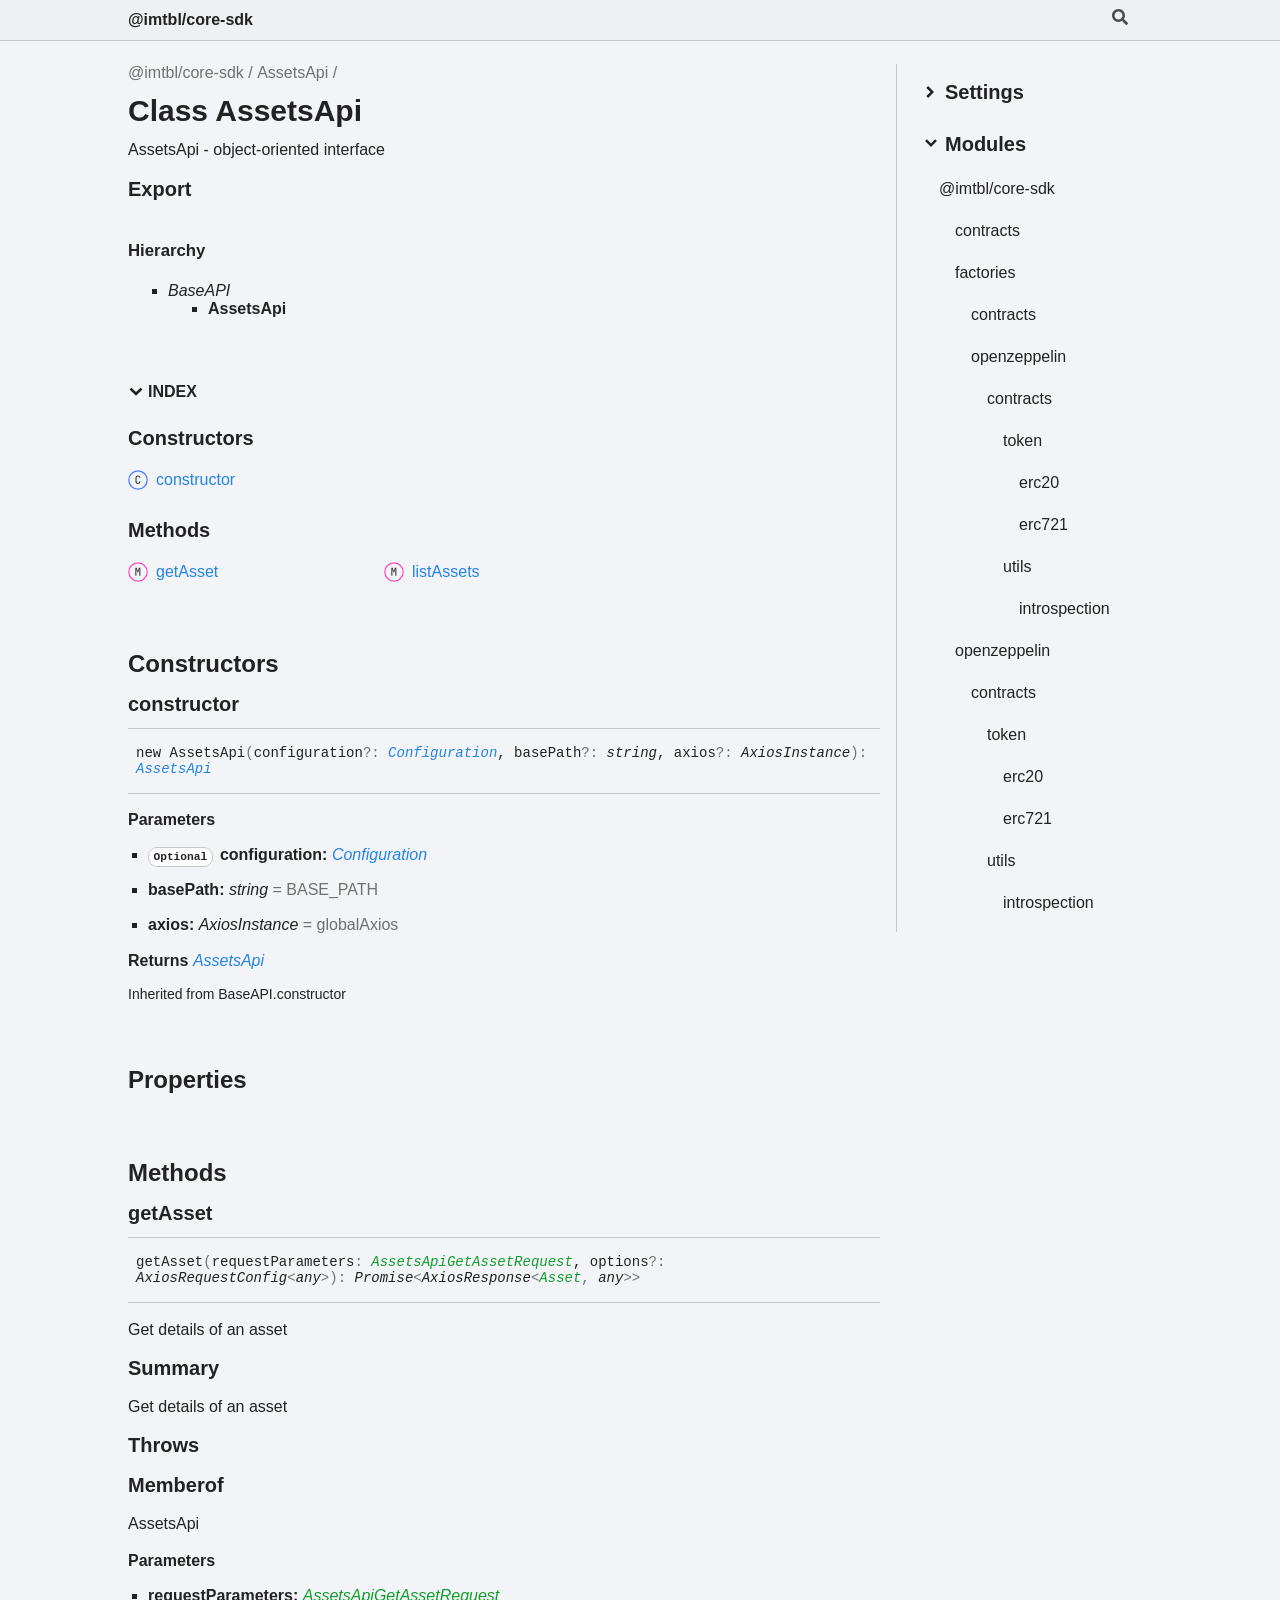
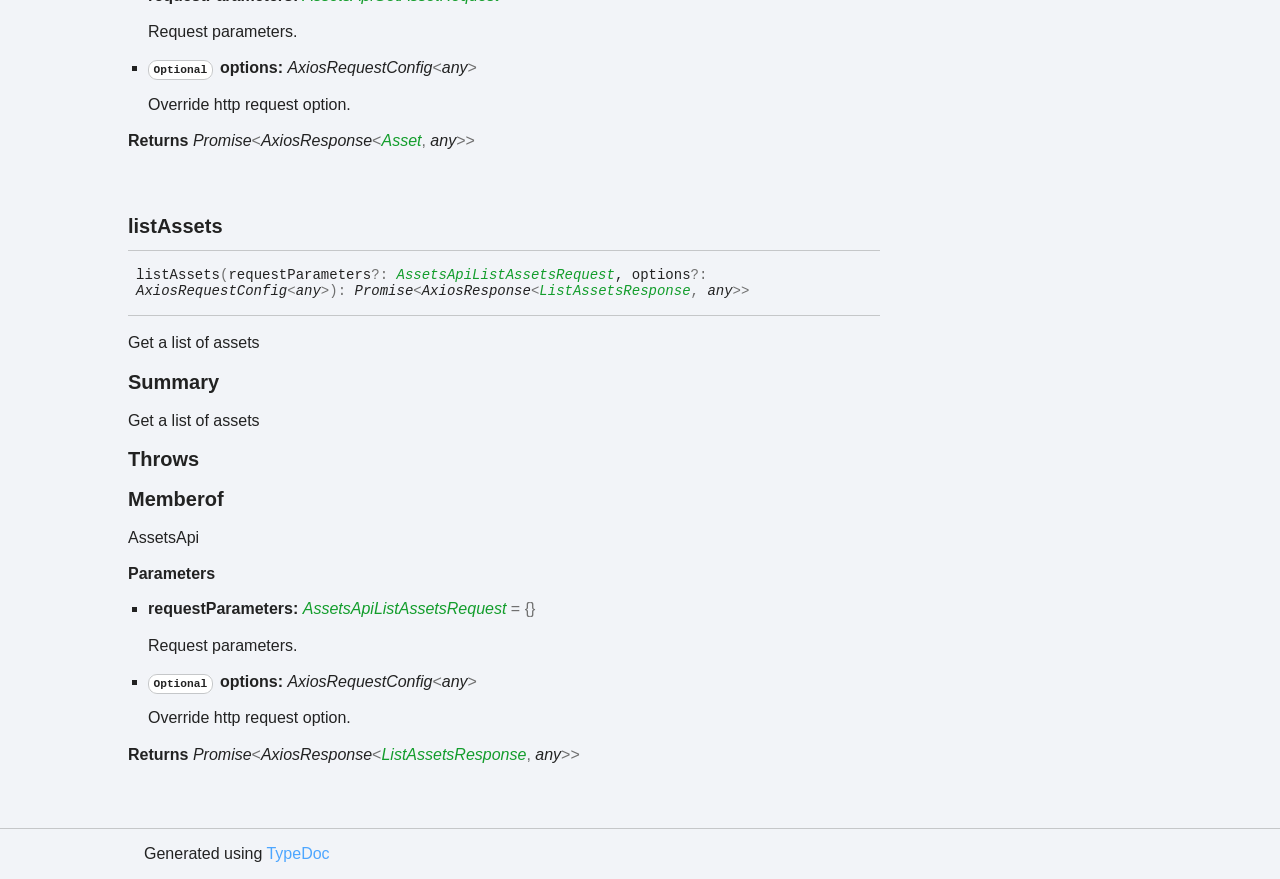
<file: api-docs/sdks-references/core-sdk-kotlin/0-1-0/classes/AssetsApi.html>
<!DOCTYPE html><html class="default" lang="en"><head><meta charSet="utf-8"/><meta http-equiv="x-ua-compatible" content="IE=edge"/><title>AssetsApi | @imtbl/core-sdk</title><meta name="description" content="Documentation for @imtbl/core-sdk"/><meta name="viewport" content="width=device-width, initial-scale=1"/><link rel="stylesheet" href="../assets/style.css"/><link rel="stylesheet" href="../assets/highlight.css"/><script async src="../assets/search.js" id="search-script"></script></head><body><script>document.documentElement.dataset.theme = localStorage.getItem("tsd-theme") || "os"</script><header class="tsd-page-toolbar">
<div class="tsd-toolbar-contents container">
<div class="table-cell" id="tsd-search" data-base="..">
<div class="field"><label for="tsd-search-field" class="tsd-widget search no-caption"><svg width="16" height="16" viewBox="0 0 16 16" fill="none"><path d="M15.7824 13.833L12.6666 10.7177C12.5259 10.5771 12.3353 10.499 12.1353 10.499H11.6259C12.4884 9.39596 13.001 8.00859 13.001 6.49937C13.001 2.90909 10.0914 0 6.50048 0C2.90959 0 0 2.90909 0 6.49937C0 10.0896 2.90959 12.9987 6.50048 12.9987C8.00996 12.9987 9.39756 12.4863 10.5008 11.6239V12.1332C10.5008 12.3332 10.5789 12.5238 10.7195 12.6644L13.8354 15.7797C14.1292 16.0734 14.6042 16.0734 14.8948 15.7797L15.7793 14.8954C16.0731 14.6017 16.0731 14.1267 15.7824 13.833ZM6.50048 10.499C4.29094 10.499 2.50018 8.71165 2.50018 6.49937C2.50018 4.29021 4.28781 2.49976 6.50048 2.49976C8.71001 2.49976 10.5008 4.28708 10.5008 6.49937C10.5008 8.70852 8.71314 10.499 6.50048 10.499Z" fill="var(--color-text)"></path></svg></label><input type="text" id="tsd-search-field" aria-label="Search"/></div>
<ul class="results">
<li class="state loading">Preparing search index...</li>
<li class="state failure">The search index is not available</li></ul><a href="../index.html" class="title">@imtbl/core-sdk</a></div>
<div class="table-cell" id="tsd-widgets"><a href="#" class="tsd-widget menu no-caption" data-toggle="menu" aria-label="Menu"><svg width="16" height="16" viewBox="0 0 16 16" fill="none"><rect x="1" y="3" width="14" height="2" fill="var(--color-text)"></rect><rect x="1" y="7" width="14" height="2" fill="var(--color-text)"></rect><rect x="1" y="11" width="14" height="2" fill="var(--color-text)"></rect></svg></a></div></div></header>
<div class="container container-main">
<div class="col-8 col-content">
<div class="tsd-page-title">
<ul class="tsd-breadcrumb">
<li><a href="../modules.html">@imtbl/core-sdk</a></li>
<li><a href="AssetsApi.html">AssetsApi</a></li></ul>
<h1>Class AssetsApi</h1></div>
<section class="tsd-panel tsd-comment">
<div class="tsd-comment tsd-typography"><p>AssetsApi - object-oriented interface</p>

<h3>Export</h3></div></section>
<section class="tsd-panel tsd-hierarchy">
<h4>Hierarchy</h4>
<ul class="tsd-hierarchy">
<li><span class="tsd-signature-type">BaseAPI</span>
<ul class="tsd-hierarchy">
<li><span class="target">AssetsApi</span></li></ul></li></ul></section>
<section class="tsd-panel-group tsd-index-group">
<section class="tsd-panel tsd-index-panel">
<details class="tsd-index-content tsd-index-accordion" open><summary class="tsd-accordion-summary tsd-index-summary">
<h5 class="tsd-index-heading uppercase" role="button" aria-expanded="false" tabIndex=0><svg width="16" height="16" viewBox="0 0 16 16" fill="none"><path d="M1.5 5.50969L8 11.6609L14.5 5.50969L12.5466 3.66086L8 7.96494L3.45341 3.66086L1.5 5.50969Z" fill="var(--color-text)"></path></svg> Index</h5></summary>
<div class="tsd-accordion-details">
<section class="tsd-index-section">
<h3 class="tsd-index-heading">Constructors</h3>
<div class="tsd-index-list"><a href="AssetsApi.html#constructor" class="tsd-index-link tsd-kind-constructor tsd-parent-kind-class tsd-is-inherited"><svg class="tsd-kind-icon" width="24" height="24" viewBox="0 0 24 24"><rect fill="var(--color-icon-background)" stroke="#4D7FFF" stroke-width="1.5" x="1" y="1" width="22" height="22" rx="12" id="icon-512-path"></rect><path d="M11.898 16.1201C11.098 16.1201 10.466 15.8961 10.002 15.4481C9.53803 15.0001 9.30603 14.3841 9.30603 13.6001V9.64012C9.30603 8.85612 9.53803 8.24012 10.002 7.79212C10.466 7.34412 11.098 7.12012 11.898 7.12012C12.682 7.12012 13.306 7.34812 13.77 7.80412C14.234 8.25212 14.466 8.86412 14.466 9.64012H13.386C13.386 9.14412 13.254 8.76412 12.99 8.50012C12.734 8.22812 12.37 8.09212 11.898 8.09212C11.426 8.09212 11.054 8.22412 10.782 8.48812C10.518 8.75212 10.386 9.13212 10.386 9.62812V13.6001C10.386 14.0961 10.518 14.4801 10.782 14.7521C11.054 15.0161 11.426 15.1481 11.898 15.1481C12.37 15.1481 12.734 15.0161 12.99 14.7521C13.254 14.4801 13.386 14.0961 13.386 13.6001H14.466C14.466 14.3761 14.234 14.9921 13.77 15.4481C13.306 15.8961 12.682 16.1201 11.898 16.1201Z" fill="var(--color-text)" id="icon-512-text"></path></svg><span>constructor</span></a>
</div></section>
<section class="tsd-index-section">
<h3 class="tsd-index-heading">Properties</h3>
<div class="tsd-index-list"><a href="AssetsApi.html#axios" class="tsd-index-link tsd-kind-property tsd-parent-kind-class tsd-is-protected tsd-is-inherited"><svg class="tsd-kind-icon" width="24" height="24" viewBox="0 0 24 24"><rect fill="var(--color-icon-background)" stroke="#FF984D" stroke-width="1.5" x="1" y="1" width="22" height="22" rx="12" id="icon-1024-path"></rect><path d="M9.354 16V7.24H12.174C12.99 7.24 13.638 7.476 14.118 7.948C14.606 8.412 14.85 9.036 14.85 9.82C14.85 10.604 14.606 11.232 14.118 11.704C13.638 12.168 12.99 12.4 12.174 12.4H10.434V16H9.354ZM10.434 11.428H12.174C12.646 11.428 13.022 11.284 13.302 10.996C13.59 10.7 13.734 10.308 13.734 9.82C13.734 9.324 13.59 8.932 13.302 8.644C13.022 8.356 12.646 8.212 12.174 8.212H10.434V11.428Z" fill="var(--color-text)" id="icon-1024-text"></path></svg><span>axios</span></a>
<a href="AssetsApi.html#basePath" class="tsd-index-link tsd-kind-property tsd-parent-kind-class tsd-is-protected tsd-is-inherited"><svg class="tsd-kind-icon" width="24" height="24" viewBox="0 0 24 24"><use href="#icon-1024-path"></use><use href="#icon-1024-text"></use></svg><span>base<wbr/>Path</span></a>
<a href="AssetsApi.html#configuration" class="tsd-index-link tsd-kind-property tsd-parent-kind-class tsd-is-protected tsd-is-inherited"><svg class="tsd-kind-icon" width="24" height="24" viewBox="0 0 24 24"><use href="#icon-1024-path"></use><use href="#icon-1024-text"></use></svg><span>configuration</span></a>
</div></section>
<section class="tsd-index-section">
<h3 class="tsd-index-heading">Methods</h3>
<div class="tsd-index-list"><a href="AssetsApi.html#getAsset" class="tsd-index-link tsd-kind-method tsd-parent-kind-class"><svg class="tsd-kind-icon" width="24" height="24" viewBox="0 0 24 24"><rect fill="var(--color-icon-background)" stroke="#FF4DB8" stroke-width="1.5" x="1" y="1" width="22" height="22" rx="12" id="icon-2048-path"></rect><path d="M9.162 16V7.24H10.578L11.514 10.072C11.602 10.328 11.674 10.584 11.73 10.84C11.794 11.088 11.842 11.28 11.874 11.416C11.906 11.28 11.954 11.088 12.018 10.84C12.082 10.584 12.154 10.324 12.234 10.06L13.122 7.24H14.538V16H13.482V12.82C13.482 12.468 13.49 12.068 13.506 11.62C13.53 11.172 13.558 10.716 13.59 10.252C13.622 9.78 13.654 9.332 13.686 8.908C13.726 8.476 13.762 8.1 13.794 7.78L12.366 12.16H11.334L9.894 7.78C9.934 8.092 9.97 8.456 10.002 8.872C10.042 9.28 10.078 9.716 10.11 10.18C10.142 10.636 10.166 11.092 10.182 11.548C10.206 12.004 10.218 12.428 10.218 12.82V16H9.162Z" fill="var(--color-text)" id="icon-2048-text"></path></svg><span>get<wbr/>Asset</span></a>
<a href="AssetsApi.html#listAssets" class="tsd-index-link tsd-kind-method tsd-parent-kind-class"><svg class="tsd-kind-icon" width="24" height="24" viewBox="0 0 24 24"><use href="#icon-2048-path"></use><use href="#icon-2048-text"></use></svg><span>list<wbr/>Assets</span></a>
</div></section></div></details></section></section>
<section class="tsd-panel-group tsd-member-group">
<h2>Constructors</h2>
<section class="tsd-panel tsd-member tsd-kind-constructor tsd-parent-kind-class tsd-is-inherited"><a id="constructor" class="tsd-anchor"></a>
<h3 class="tsd-anchor-link"><span>constructor</span><a href="#constructor" aria-label="Permalink" class="tsd-anchor-icon"><svg class="icon icon-tabler icon-tabler-link" viewBox="0 0 24 24" stroke-width="2" stroke="currentColor" fill="none" stroke-linecap="round" stroke-linejoin="round"><path stroke="none" d="M0 0h24v24H0z" fill="none" id="icon-anchor-a"></path><path d="M10 14a3.5 3.5 0 0 0 5 0l4 -4a3.5 3.5 0 0 0 -5 -5l-.5 .5" id="icon-anchor-b"></path><path d="M14 10a3.5 3.5 0 0 0 -5 0l-4 4a3.5 3.5 0 0 0 5 5l.5 -.5" id="icon-anchor-c"></path></svg></a></h3>
<ul class="tsd-signatures tsd-kind-constructor tsd-parent-kind-class tsd-is-inherited">
<li class="tsd-signature" id="constructor.new_AssetsApi">new <wbr/>Assets<wbr/>Api<span class="tsd-signature-symbol">(</span>configuration<span class="tsd-signature-symbol">?: </span><a href="Configuration.html" class="tsd-signature-type" data-tsd-kind="Class">Configuration</a>, basePath<span class="tsd-signature-symbol">?: </span><span class="tsd-signature-type">string</span>, axios<span class="tsd-signature-symbol">?: </span><span class="tsd-signature-type">AxiosInstance</span><span class="tsd-signature-symbol">)</span><span class="tsd-signature-symbol">: </span><a href="AssetsApi.html" class="tsd-signature-type" data-tsd-kind="Class">AssetsApi</a></li></ul>
<ul class="tsd-descriptions">
<li class="tsd-description">
<div class="tsd-parameters">
<h4 class="tsd-parameters-title">Parameters</h4>
<ul class="tsd-parameter-list">
<li>
<h5><code class="tsd-tag ts-flagOptional">Optional</code> configuration: <a href="Configuration.html" class="tsd-signature-type" data-tsd-kind="Class">Configuration</a></h5></li>
<li>
<h5>basePath: <span class="tsd-signature-type">string</span><span class="tsd-signature-symbol"> = BASE_PATH</span></h5></li>
<li>
<h5>axios: <span class="tsd-signature-type">AxiosInstance</span><span class="tsd-signature-symbol"> = globalAxios</span></h5></li></ul></div>
<h4 class="tsd-returns-title">Returns <a href="AssetsApi.html" class="tsd-signature-type" data-tsd-kind="Class">AssetsApi</a></h4><aside class="tsd-sources">
<p>Inherited from BaseAPI.constructor</p></aside></li></ul></section></section>
<section class="tsd-panel-group tsd-member-group">
<h2>Properties</h2>
<section class="tsd-panel tsd-member tsd-kind-property tsd-parent-kind-class tsd-is-protected tsd-is-inherited"><a id="axios" class="tsd-anchor"></a>
<h3 class="tsd-anchor-link"><code class="tsd-tag ts-flagProtected">Protected</code> <span>axios</span><a href="#axios" aria-label="Permalink" class="tsd-anchor-icon"><svg class="icon icon-tabler icon-tabler-link" viewBox="0 0 24 24" stroke-width="2" stroke="currentColor" fill="none" stroke-linecap="round" stroke-linejoin="round"><use href="#icon-anchor-a"></use><use href="#icon-anchor-b"></use><use href="#icon-anchor-c"></use></svg></a></h3>
<div class="tsd-signature">axios<span class="tsd-signature-symbol">:</span> <span class="tsd-signature-type">AxiosInstance</span><span class="tsd-signature-symbol"> = globalAxios</span></div><aside class="tsd-sources">
<p>Inherited from BaseAPI.axios</p>
<ul>
<li>Defined in <a href="https://github.com/immutable/imx-core-sdk/blob/ea2027f/src/api/base.ts#L52">src/api/base.ts:52</a></li></ul></aside></section>
<section class="tsd-panel tsd-member tsd-kind-property tsd-parent-kind-class tsd-is-protected tsd-is-inherited"><a id="basePath" class="tsd-anchor"></a>
<h3 class="tsd-anchor-link"><code class="tsd-tag ts-flagProtected">Protected</code> <span>base<wbr/>Path</span><a href="#basePath" aria-label="Permalink" class="tsd-anchor-icon"><svg class="icon icon-tabler icon-tabler-link" viewBox="0 0 24 24" stroke-width="2" stroke="currentColor" fill="none" stroke-linecap="round" stroke-linejoin="round"><use href="#icon-anchor-a"></use><use href="#icon-anchor-b"></use><use href="#icon-anchor-c"></use></svg></a></h3>
<div class="tsd-signature">base<wbr/>Path<span class="tsd-signature-symbol">:</span> <span class="tsd-signature-type">string</span><span class="tsd-signature-symbol"> = BASE_PATH</span></div><aside class="tsd-sources">
<p>Inherited from BaseAPI.basePath</p>
<ul>
<li>Defined in <a href="https://github.com/immutable/imx-core-sdk/blob/ea2027f/src/api/base.ts#L52">src/api/base.ts:52</a></li></ul></aside></section>
<section class="tsd-panel tsd-member tsd-kind-property tsd-parent-kind-class tsd-is-protected tsd-is-inherited"><a id="configuration" class="tsd-anchor"></a>
<h3 class="tsd-anchor-link"><code class="tsd-tag ts-flagProtected">Protected</code> <span>configuration</span><a href="#configuration" aria-label="Permalink" class="tsd-anchor-icon"><svg class="icon icon-tabler icon-tabler-link" viewBox="0 0 24 24" stroke-width="2" stroke="currentColor" fill="none" stroke-linecap="round" stroke-linejoin="round"><use href="#icon-anchor-a"></use><use href="#icon-anchor-b"></use><use href="#icon-anchor-c"></use></svg></a></h3>
<div class="tsd-signature">configuration<span class="tsd-signature-symbol">:</span> <span class="tsd-signature-type">undefined</span><span class="tsd-signature-symbol"> | </span><a href="Configuration.html" class="tsd-signature-type" data-tsd-kind="Class">Configuration</a></div><aside class="tsd-sources">
<p>Inherited from BaseAPI.configuration</p>
<ul>
<li>Defined in <a href="https://github.com/immutable/imx-core-sdk/blob/ea2027f/src/api/base.ts#L50">src/api/base.ts:50</a></li></ul></aside></section></section>
<section class="tsd-panel-group tsd-member-group">
<h2>Methods</h2>
<section class="tsd-panel tsd-member tsd-kind-method tsd-parent-kind-class"><a id="getAsset" class="tsd-anchor"></a>
<h3 class="tsd-anchor-link"><span>get<wbr/>Asset</span><a href="#getAsset" aria-label="Permalink" class="tsd-anchor-icon"><svg class="icon icon-tabler icon-tabler-link" viewBox="0 0 24 24" stroke-width="2" stroke="currentColor" fill="none" stroke-linecap="round" stroke-linejoin="round"><use href="#icon-anchor-a"></use><use href="#icon-anchor-b"></use><use href="#icon-anchor-c"></use></svg></a></h3>
<ul class="tsd-signatures tsd-kind-method tsd-parent-kind-class">
<li class="tsd-signature" id="getAsset.getAsset-1">get<wbr/>Asset<span class="tsd-signature-symbol">(</span>requestParameters<span class="tsd-signature-symbol">: </span><a href="../interfaces/AssetsApiGetAssetRequest.html" class="tsd-signature-type" data-tsd-kind="Interface">AssetsApiGetAssetRequest</a>, options<span class="tsd-signature-symbol">?: </span><span class="tsd-signature-type">AxiosRequestConfig</span><span class="tsd-signature-symbol">&lt;</span><span class="tsd-signature-type">any</span><span class="tsd-signature-symbol">&gt;</span><span class="tsd-signature-symbol">)</span><span class="tsd-signature-symbol">: </span><span class="tsd-signature-type">Promise</span><span class="tsd-signature-symbol">&lt;</span><span class="tsd-signature-type">AxiosResponse</span><span class="tsd-signature-symbol">&lt;</span><a href="../interfaces/Asset.html" class="tsd-signature-type" data-tsd-kind="Interface">Asset</a><span class="tsd-signature-symbol">, </span><span class="tsd-signature-type">any</span><span class="tsd-signature-symbol">&gt;</span><span class="tsd-signature-symbol">&gt;</span></li></ul>
<ul class="tsd-descriptions">
<li class="tsd-description">
<div class="tsd-comment tsd-typography"><p>Get details of an asset</p>

<h3>Summary</h3><p>Get details of an asset</p>

<h3>Throws</h3>
<h3>Memberof</h3><p>AssetsApi</p>
</div>
<div class="tsd-parameters">
<h4 class="tsd-parameters-title">Parameters</h4>
<ul class="tsd-parameter-list">
<li>
<h5>requestParameters: <a href="../interfaces/AssetsApiGetAssetRequest.html" class="tsd-signature-type" data-tsd-kind="Interface">AssetsApiGetAssetRequest</a></h5>
<div class="tsd-comment tsd-typography"><p>Request parameters.</p>
</div></li>
<li>
<h5><code class="tsd-tag ts-flagOptional">Optional</code> options: <span class="tsd-signature-type">AxiosRequestConfig</span><span class="tsd-signature-symbol">&lt;</span><span class="tsd-signature-type">any</span><span class="tsd-signature-symbol">&gt;</span></h5>
<div class="tsd-comment tsd-typography"><p>Override http request option.</p>
</div></li></ul></div>
<h4 class="tsd-returns-title">Returns <span class="tsd-signature-type">Promise</span><span class="tsd-signature-symbol">&lt;</span><span class="tsd-signature-type">AxiosResponse</span><span class="tsd-signature-symbol">&lt;</span><a href="../interfaces/Asset.html" class="tsd-signature-type" data-tsd-kind="Interface">Asset</a><span class="tsd-signature-symbol">, </span><span class="tsd-signature-type">any</span><span class="tsd-signature-symbol">&gt;</span><span class="tsd-signature-symbol">&gt;</span></h4></li></ul></section>
<section class="tsd-panel tsd-member tsd-kind-method tsd-parent-kind-class"><a id="listAssets" class="tsd-anchor"></a>
<h3 class="tsd-anchor-link"><span>list<wbr/>Assets</span><a href="#listAssets" aria-label="Permalink" class="tsd-anchor-icon"><svg class="icon icon-tabler icon-tabler-link" viewBox="0 0 24 24" stroke-width="2" stroke="currentColor" fill="none" stroke-linecap="round" stroke-linejoin="round"><use href="#icon-anchor-a"></use><use href="#icon-anchor-b"></use><use href="#icon-anchor-c"></use></svg></a></h3>
<ul class="tsd-signatures tsd-kind-method tsd-parent-kind-class">
<li class="tsd-signature" id="listAssets.listAssets-1">list<wbr/>Assets<span class="tsd-signature-symbol">(</span>requestParameters<span class="tsd-signature-symbol">?: </span><a href="../interfaces/AssetsApiListAssetsRequest.html" class="tsd-signature-type" data-tsd-kind="Interface">AssetsApiListAssetsRequest</a>, options<span class="tsd-signature-symbol">?: </span><span class="tsd-signature-type">AxiosRequestConfig</span><span class="tsd-signature-symbol">&lt;</span><span class="tsd-signature-type">any</span><span class="tsd-signature-symbol">&gt;</span><span class="tsd-signature-symbol">)</span><span class="tsd-signature-symbol">: </span><span class="tsd-signature-type">Promise</span><span class="tsd-signature-symbol">&lt;</span><span class="tsd-signature-type">AxiosResponse</span><span class="tsd-signature-symbol">&lt;</span><a href="../interfaces/ListAssetsResponse.html" class="tsd-signature-type" data-tsd-kind="Interface">ListAssetsResponse</a><span class="tsd-signature-symbol">, </span><span class="tsd-signature-type">any</span><span class="tsd-signature-symbol">&gt;</span><span class="tsd-signature-symbol">&gt;</span></li></ul>
<ul class="tsd-descriptions">
<li class="tsd-description">
<div class="tsd-comment tsd-typography"><p>Get a list of assets</p>

<h3>Summary</h3><p>Get a list of assets</p>

<h3>Throws</h3>
<h3>Memberof</h3><p>AssetsApi</p>
</div>
<div class="tsd-parameters">
<h4 class="tsd-parameters-title">Parameters</h4>
<ul class="tsd-parameter-list">
<li>
<h5>requestParameters: <a href="../interfaces/AssetsApiListAssetsRequest.html" class="tsd-signature-type" data-tsd-kind="Interface">AssetsApiListAssetsRequest</a><span class="tsd-signature-symbol"> = {}</span></h5>
<div class="tsd-comment tsd-typography"><p>Request parameters.</p>
</div></li>
<li>
<h5><code class="tsd-tag ts-flagOptional">Optional</code> options: <span class="tsd-signature-type">AxiosRequestConfig</span><span class="tsd-signature-symbol">&lt;</span><span class="tsd-signature-type">any</span><span class="tsd-signature-symbol">&gt;</span></h5>
<div class="tsd-comment tsd-typography"><p>Override http request option.</p>
</div></li></ul></div>
<h4 class="tsd-returns-title">Returns <span class="tsd-signature-type">Promise</span><span class="tsd-signature-symbol">&lt;</span><span class="tsd-signature-type">AxiosResponse</span><span class="tsd-signature-symbol">&lt;</span><a href="../interfaces/ListAssetsResponse.html" class="tsd-signature-type" data-tsd-kind="Interface">ListAssetsResponse</a><span class="tsd-signature-symbol">, </span><span class="tsd-signature-type">any</span><span class="tsd-signature-symbol">&gt;</span><span class="tsd-signature-symbol">&gt;</span></h4></li></ul></section></section></div>
<div class="col-4 col-menu menu-sticky-wrap menu-highlight">
<div class="tsd-navigation settings">
<details class="tsd-index-accordion"><summary class="tsd-accordion-summary">
<h3><svg width="20" height="20" viewBox="0 0 24 24" fill="none"><path d="M4.93896 8.531L12 15.591L19.061 8.531L16.939 6.409L12 11.349L7.06098 6.409L4.93896 8.531Z" fill="var(--color-text)"></path></svg> Settings</h3></summary>
<div class="tsd-accordion-details">
<div class="tsd-filter-visibility">
<h4 class="uppercase">Member Visibility</h4><form>
<ul id="tsd-filter-options">
<li class="tsd-filter-item"><label class="tsd-filter-input"><input type="checkbox" id="tsd-filter-protected" name="protected"/><svg width="32" height="32" viewBox="0 0 32 32" aria-hidden="true"><rect class="tsd-checkbox-background" width="30" height="30" x="1" y="1" rx="6" fill="none"></rect><path class="tsd-checkbox-checkmark" d="M8.35422 16.8214L13.2143 21.75L24.6458 10.25" stroke="none" stroke-width="3.5" stroke-linejoin="round" fill="none"></path></svg><span>Protected</span></label></li>
<li class="tsd-filter-item"><label class="tsd-filter-input"><input type="checkbox" id="tsd-filter-private" name="private"/><svg width="32" height="32" viewBox="0 0 32 32" aria-hidden="true"><rect class="tsd-checkbox-background" width="30" height="30" x="1" y="1" rx="6" fill="none"></rect><path class="tsd-checkbox-checkmark" d="M8.35422 16.8214L13.2143 21.75L24.6458 10.25" stroke="none" stroke-width="3.5" stroke-linejoin="round" fill="none"></path></svg><span>Private</span></label></li>
<li class="tsd-filter-item"><label class="tsd-filter-input"><input type="checkbox" id="tsd-filter-inherited" name="inherited" checked/><svg width="32" height="32" viewBox="0 0 32 32" aria-hidden="true"><rect class="tsd-checkbox-background" width="30" height="30" x="1" y="1" rx="6" fill="none"></rect><path class="tsd-checkbox-checkmark" d="M8.35422 16.8214L13.2143 21.75L24.6458 10.25" stroke="none" stroke-width="3.5" stroke-linejoin="round" fill="none"></path></svg><span>Inherited</span></label></li>
<li class="tsd-filter-item"><label class="tsd-filter-input"><input type="checkbox" id="tsd-filter-external" name="external"/><svg width="32" height="32" viewBox="0 0 32 32" aria-hidden="true"><rect class="tsd-checkbox-background" width="30" height="30" x="1" y="1" rx="6" fill="none"></rect><path class="tsd-checkbox-checkmark" d="M8.35422 16.8214L13.2143 21.75L24.6458 10.25" stroke="none" stroke-width="3.5" stroke-linejoin="round" fill="none"></path></svg><span>External</span></label></li></ul></form></div>
<div class="tsd-theme-toggle">
<h4 class="uppercase">Theme</h4><select id="theme"><option value="os">OS</option><option value="light">Light</option><option value="dark">Dark</option></select></div></div></details></div>
<nav class="tsd-navigation primary">
<details class="tsd-index-accordion" open><summary class="tsd-accordion-summary">
<h3><svg width="20" height="20" viewBox="0 0 24 24" fill="none"><path d="M4.93896 8.531L12 15.591L19.061 8.531L16.939 6.409L12 11.349L7.06098 6.409L4.93896 8.531Z" fill="var(--color-text)"></path></svg> Modules</h3></summary>
<div class="tsd-accordion-details">
<ul>
<li><a href="../modules.html">@imtbl/core-<wbr/>sdk</a>
<ul>
<li class="tsd-kind-namespace"><a href="../modules/contracts.html">contracts</a></li>
<li class="tsd-kind-namespace"><a href="../modules/factories.html">factories</a>
<ul>
<li class="tsd-kind-namespace tsd-parent-kind-namespace"><a href="../modules/factories.contracts.html">contracts</a></li>
<li class="tsd-kind-namespace tsd-parent-kind-namespace"><a href="../modules/factories.openzeppelin.html">openzeppelin</a>
<ul>
<li class="tsd-kind-namespace tsd-parent-kind-namespace"><a href="../modules/factories.openzeppelin.contracts.html">contracts</a>
<ul>
<li class="tsd-kind-namespace tsd-parent-kind-namespace"><a href="../modules/factories.openzeppelin.contracts.token.html">token</a>
<ul>
<li class="tsd-kind-namespace tsd-parent-kind-namespace"><a href="../modules/factories.openzeppelin.contracts.token.erc20.html">erc20</a></li>
<li class="tsd-kind-namespace tsd-parent-kind-namespace"><a href="../modules/factories.openzeppelin.contracts.token.erc721.html">erc721</a></li></ul></li>
<li class="tsd-kind-namespace tsd-parent-kind-namespace"><a href="../modules/factories.openzeppelin.contracts.utils.html">utils</a>
<ul>
<li class="tsd-kind-namespace tsd-parent-kind-namespace"><a href="../modules/factories.openzeppelin.contracts.utils.introspection.html">introspection</a></li></ul></li></ul></li></ul></li></ul></li>
<li class="tsd-kind-namespace"><a href="../modules/openzeppelin.html">openzeppelin</a>
<ul>
<li class="tsd-kind-namespace tsd-parent-kind-namespace"><a href="../modules/openzeppelin.contracts.html">contracts</a>
<ul>
<li class="tsd-kind-namespace tsd-parent-kind-namespace"><a href="../modules/openzeppelin.contracts.token.html">token</a>
<ul>
<li class="tsd-kind-namespace tsd-parent-kind-namespace"><a href="../modules/openzeppelin.contracts.token.erc20.html">erc20</a></li>
<li class="tsd-kind-namespace tsd-parent-kind-namespace"><a href="../modules/openzeppelin.contracts.token.erc721.html">erc721</a></li></ul></li>
<li class="tsd-kind-namespace tsd-parent-kind-namespace"><a href="../modules/openzeppelin.contracts.utils.html">utils</a>
<ul>
<li class="tsd-kind-namespace tsd-parent-kind-namespace"><a href="../modules/openzeppelin.contracts.utils.introspection.html">introspection</a></li></ul></li></ul></li></ul></li></ul></li></ul></div></details></nav>
<nav class="tsd-navigation secondary menu-sticky">
<ul>
<li class="current tsd-kind-class"><a href="AssetsApi.html" class="tsd-index-link"><svg class="tsd-kind-icon" width="24" height="24" viewBox="0 0 24 24"><rect fill="var(--color-icon-background)" stroke="var(--color-ts-class)" stroke-width="1.5" x="1" y="1" width="22" height="22" rx="6" id="icon-128-path"></rect><path d="M11.898 16.1201C11.098 16.1201 10.466 15.8961 10.002 15.4481C9.53803 15.0001 9.30603 14.3841 9.30603 13.6001V9.64012C9.30603 8.85612 9.53803 8.24012 10.002 7.79212C10.466 7.34412 11.098 7.12012 11.898 7.12012C12.682 7.12012 13.306 7.34812 13.77 7.80412C14.234 8.25212 14.466 8.86412 14.466 9.64012H13.386C13.386 9.14412 13.254 8.76412 12.99 8.50012C12.734 8.22812 12.37 8.09212 11.898 8.09212C11.426 8.09212 11.054 8.22412 10.782 8.48812C10.518 8.75212 10.386 9.13212 10.386 9.62812V13.6001C10.386 14.0961 10.518 14.4801 10.782 14.7521C11.054 15.0161 11.426 15.1481 11.898 15.1481C12.37 15.1481 12.734 15.0161 12.99 14.7521C13.254 14.4801 13.386 14.0961 13.386 13.6001H14.466C14.466 14.3761 14.234 14.9921 13.77 15.4481C13.306 15.8961 12.682 16.1201 11.898 16.1201Z" fill="var(--color-text)" id="icon-128-text"></path></svg><span>Assets<wbr/>Api</span></a>
<ul>
<li class="tsd-kind-constructor tsd-parent-kind-class tsd-is-inherited"><a href="AssetsApi.html#constructor" class="tsd-index-link"><svg class="tsd-kind-icon" width="24" height="24" viewBox="0 0 24 24"><use href="#icon-512-path"></use><use href="#icon-512-text"></use></svg>constructor</a></li>
<li class="tsd-kind-property tsd-parent-kind-class tsd-is-protected tsd-is-inherited"><a href="AssetsApi.html#axios" class="tsd-index-link"><svg class="tsd-kind-icon" width="24" height="24" viewBox="0 0 24 24"><use href="#icon-1024-path"></use><use href="#icon-1024-text"></use></svg>axios</a></li>
<li class="tsd-kind-property tsd-parent-kind-class tsd-is-protected tsd-is-inherited"><a href="AssetsApi.html#basePath" class="tsd-index-link"><svg class="tsd-kind-icon" width="24" height="24" viewBox="0 0 24 24"><use href="#icon-1024-path"></use><use href="#icon-1024-text"></use></svg>base<wbr/>Path</a></li>
<li class="tsd-kind-property tsd-parent-kind-class tsd-is-protected tsd-is-inherited"><a href="AssetsApi.html#configuration" class="tsd-index-link"><svg class="tsd-kind-icon" width="24" height="24" viewBox="0 0 24 24"><use href="#icon-1024-path"></use><use href="#icon-1024-text"></use></svg>configuration</a></li>
<li class="tsd-kind-method tsd-parent-kind-class"><a href="AssetsApi.html#getAsset" class="tsd-index-link"><svg class="tsd-kind-icon" width="24" height="24" viewBox="0 0 24 24"><use href="#icon-2048-path"></use><use href="#icon-2048-text"></use></svg>get<wbr/>Asset</a></li>
<li class="tsd-kind-method tsd-parent-kind-class"><a href="AssetsApi.html#listAssets" class="tsd-index-link"><svg class="tsd-kind-icon" width="24" height="24" viewBox="0 0 24 24"><use href="#icon-2048-path"></use><use href="#icon-2048-text"></use></svg>list<wbr/>Assets</a></li></ul></li></ul></nav></div></div>
<div class="container tsd-generator">
<p>Generated using <a href="https://typedoc.org/" target="_blank">TypeDoc</a></p></div>
<div class="overlay"></div><script src="../assets/main.js"></script></body></html>
</file>
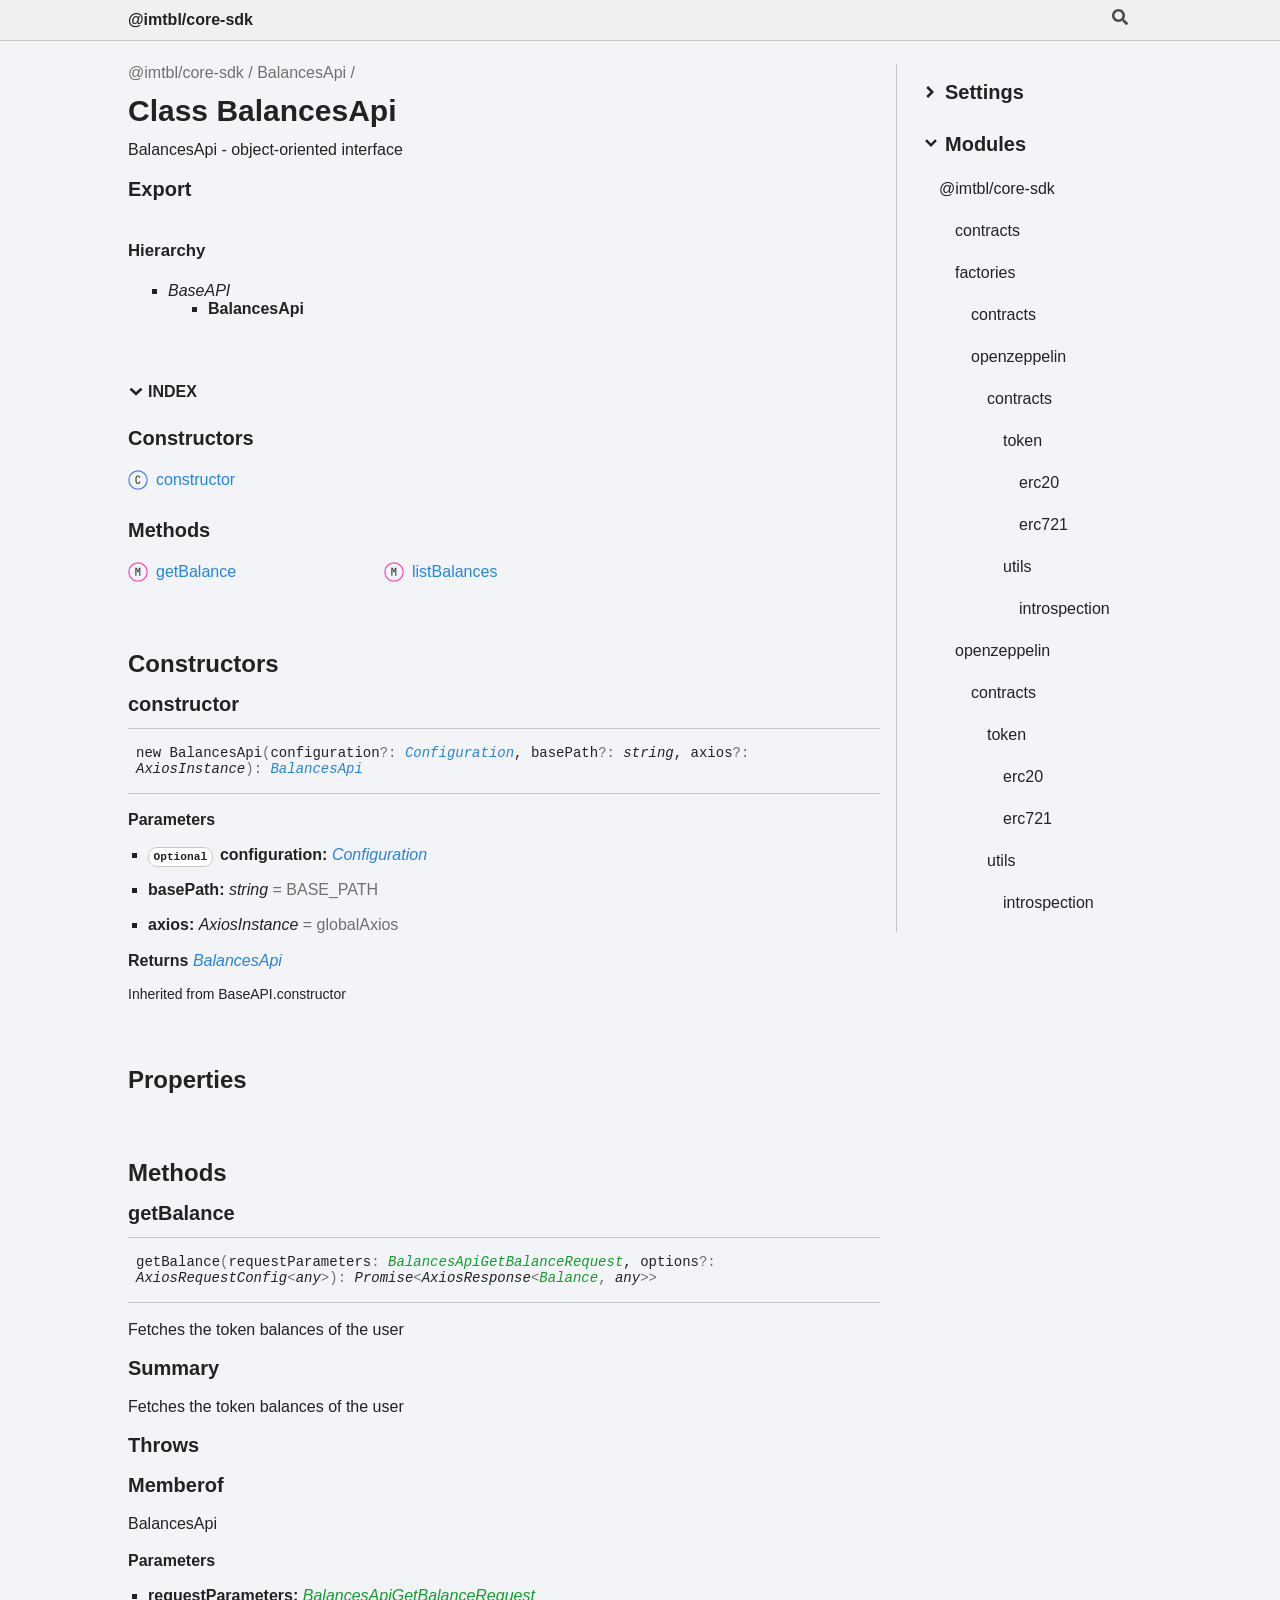
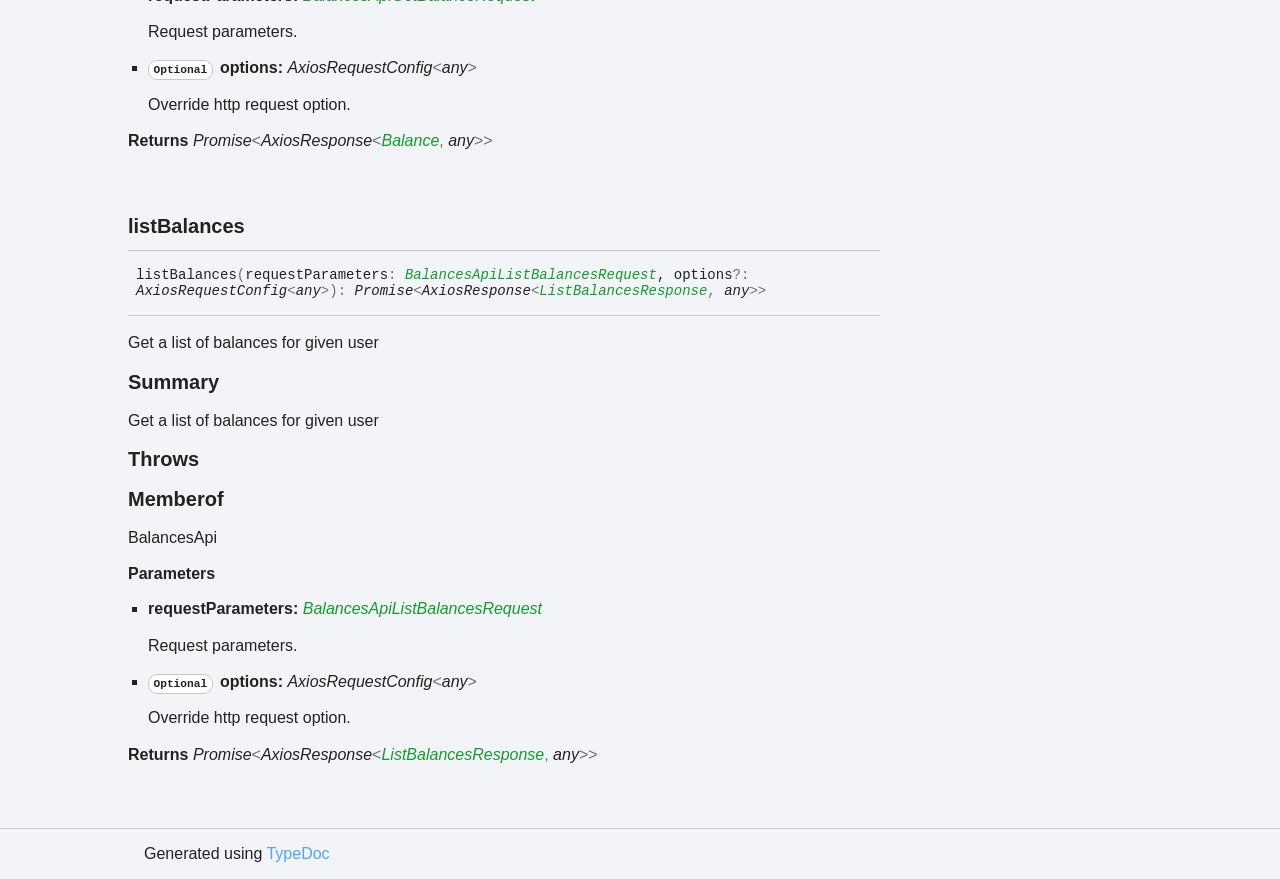
<file: api-docs/sdks-references/core-sdk-kotlin/0-1-0/classes/BalancesApi.html>
<!DOCTYPE html><html class="default" lang="en"><head><meta charSet="utf-8"/><meta http-equiv="x-ua-compatible" content="IE=edge"/><title>BalancesApi | @imtbl/core-sdk</title><meta name="description" content="Documentation for @imtbl/core-sdk"/><meta name="viewport" content="width=device-width, initial-scale=1"/><link rel="stylesheet" href="../assets/style.css"/><link rel="stylesheet" href="../assets/highlight.css"/><script async src="../assets/search.js" id="search-script"></script></head><body><script>document.documentElement.dataset.theme = localStorage.getItem("tsd-theme") || "os"</script><header class="tsd-page-toolbar">
<div class="tsd-toolbar-contents container">
<div class="table-cell" id="tsd-search" data-base="..">
<div class="field"><label for="tsd-search-field" class="tsd-widget search no-caption"><svg width="16" height="16" viewBox="0 0 16 16" fill="none"><path d="M15.7824 13.833L12.6666 10.7177C12.5259 10.5771 12.3353 10.499 12.1353 10.499H11.6259C12.4884 9.39596 13.001 8.00859 13.001 6.49937C13.001 2.90909 10.0914 0 6.50048 0C2.90959 0 0 2.90909 0 6.49937C0 10.0896 2.90959 12.9987 6.50048 12.9987C8.00996 12.9987 9.39756 12.4863 10.5008 11.6239V12.1332C10.5008 12.3332 10.5789 12.5238 10.7195 12.6644L13.8354 15.7797C14.1292 16.0734 14.6042 16.0734 14.8948 15.7797L15.7793 14.8954C16.0731 14.6017 16.0731 14.1267 15.7824 13.833ZM6.50048 10.499C4.29094 10.499 2.50018 8.71165 2.50018 6.49937C2.50018 4.29021 4.28781 2.49976 6.50048 2.49976C8.71001 2.49976 10.5008 4.28708 10.5008 6.49937C10.5008 8.70852 8.71314 10.499 6.50048 10.499Z" fill="var(--color-text)"></path></svg></label><input type="text" id="tsd-search-field" aria-label="Search"/></div>
<ul class="results">
<li class="state loading">Preparing search index...</li>
<li class="state failure">The search index is not available</li></ul><a href="../index.html" class="title">@imtbl/core-sdk</a></div>
<div class="table-cell" id="tsd-widgets"><a href="#" class="tsd-widget menu no-caption" data-toggle="menu" aria-label="Menu"><svg width="16" height="16" viewBox="0 0 16 16" fill="none"><rect x="1" y="3" width="14" height="2" fill="var(--color-text)"></rect><rect x="1" y="7" width="14" height="2" fill="var(--color-text)"></rect><rect x="1" y="11" width="14" height="2" fill="var(--color-text)"></rect></svg></a></div></div></header>
<div class="container container-main">
<div class="col-8 col-content">
<div class="tsd-page-title">
<ul class="tsd-breadcrumb">
<li><a href="../modules.html">@imtbl/core-sdk</a></li>
<li><a href="BalancesApi.html">BalancesApi</a></li></ul>
<h1>Class BalancesApi</h1></div>
<section class="tsd-panel tsd-comment">
<div class="tsd-comment tsd-typography"><p>BalancesApi - object-oriented interface</p>

<h3>Export</h3></div></section>
<section class="tsd-panel tsd-hierarchy">
<h4>Hierarchy</h4>
<ul class="tsd-hierarchy">
<li><span class="tsd-signature-type">BaseAPI</span>
<ul class="tsd-hierarchy">
<li><span class="target">BalancesApi</span></li></ul></li></ul></section>
<section class="tsd-panel-group tsd-index-group">
<section class="tsd-panel tsd-index-panel">
<details class="tsd-index-content tsd-index-accordion" open><summary class="tsd-accordion-summary tsd-index-summary">
<h5 class="tsd-index-heading uppercase" role="button" aria-expanded="false" tabIndex=0><svg width="16" height="16" viewBox="0 0 16 16" fill="none"><path d="M1.5 5.50969L8 11.6609L14.5 5.50969L12.5466 3.66086L8 7.96494L3.45341 3.66086L1.5 5.50969Z" fill="var(--color-text)"></path></svg> Index</h5></summary>
<div class="tsd-accordion-details">
<section class="tsd-index-section">
<h3 class="tsd-index-heading">Constructors</h3>
<div class="tsd-index-list"><a href="BalancesApi.html#constructor" class="tsd-index-link tsd-kind-constructor tsd-parent-kind-class tsd-is-inherited"><svg class="tsd-kind-icon" width="24" height="24" viewBox="0 0 24 24"><rect fill="var(--color-icon-background)" stroke="#4D7FFF" stroke-width="1.5" x="1" y="1" width="22" height="22" rx="12" id="icon-512-path"></rect><path d="M11.898 16.1201C11.098 16.1201 10.466 15.8961 10.002 15.4481C9.53803 15.0001 9.30603 14.3841 9.30603 13.6001V9.64012C9.30603 8.85612 9.53803 8.24012 10.002 7.79212C10.466 7.34412 11.098 7.12012 11.898 7.12012C12.682 7.12012 13.306 7.34812 13.77 7.80412C14.234 8.25212 14.466 8.86412 14.466 9.64012H13.386C13.386 9.14412 13.254 8.76412 12.99 8.50012C12.734 8.22812 12.37 8.09212 11.898 8.09212C11.426 8.09212 11.054 8.22412 10.782 8.48812C10.518 8.75212 10.386 9.13212 10.386 9.62812V13.6001C10.386 14.0961 10.518 14.4801 10.782 14.7521C11.054 15.0161 11.426 15.1481 11.898 15.1481C12.37 15.1481 12.734 15.0161 12.99 14.7521C13.254 14.4801 13.386 14.0961 13.386 13.6001H14.466C14.466 14.3761 14.234 14.9921 13.77 15.4481C13.306 15.8961 12.682 16.1201 11.898 16.1201Z" fill="var(--color-text)" id="icon-512-text"></path></svg><span>constructor</span></a>
</div></section>
<section class="tsd-index-section">
<h3 class="tsd-index-heading">Properties</h3>
<div class="tsd-index-list"><a href="BalancesApi.html#axios" class="tsd-index-link tsd-kind-property tsd-parent-kind-class tsd-is-protected tsd-is-inherited"><svg class="tsd-kind-icon" width="24" height="24" viewBox="0 0 24 24"><rect fill="var(--color-icon-background)" stroke="#FF984D" stroke-width="1.5" x="1" y="1" width="22" height="22" rx="12" id="icon-1024-path"></rect><path d="M9.354 16V7.24H12.174C12.99 7.24 13.638 7.476 14.118 7.948C14.606 8.412 14.85 9.036 14.85 9.82C14.85 10.604 14.606 11.232 14.118 11.704C13.638 12.168 12.99 12.4 12.174 12.4H10.434V16H9.354ZM10.434 11.428H12.174C12.646 11.428 13.022 11.284 13.302 10.996C13.59 10.7 13.734 10.308 13.734 9.82C13.734 9.324 13.59 8.932 13.302 8.644C13.022 8.356 12.646 8.212 12.174 8.212H10.434V11.428Z" fill="var(--color-text)" id="icon-1024-text"></path></svg><span>axios</span></a>
<a href="BalancesApi.html#basePath" class="tsd-index-link tsd-kind-property tsd-parent-kind-class tsd-is-protected tsd-is-inherited"><svg class="tsd-kind-icon" width="24" height="24" viewBox="0 0 24 24"><use href="#icon-1024-path"></use><use href="#icon-1024-text"></use></svg><span>base<wbr/>Path</span></a>
<a href="BalancesApi.html#configuration" class="tsd-index-link tsd-kind-property tsd-parent-kind-class tsd-is-protected tsd-is-inherited"><svg class="tsd-kind-icon" width="24" height="24" viewBox="0 0 24 24"><use href="#icon-1024-path"></use><use href="#icon-1024-text"></use></svg><span>configuration</span></a>
</div></section>
<section class="tsd-index-section">
<h3 class="tsd-index-heading">Methods</h3>
<div class="tsd-index-list"><a href="BalancesApi.html#getBalance" class="tsd-index-link tsd-kind-method tsd-parent-kind-class"><svg class="tsd-kind-icon" width="24" height="24" viewBox="0 0 24 24"><rect fill="var(--color-icon-background)" stroke="#FF4DB8" stroke-width="1.5" x="1" y="1" width="22" height="22" rx="12" id="icon-2048-path"></rect><path d="M9.162 16V7.24H10.578L11.514 10.072C11.602 10.328 11.674 10.584 11.73 10.84C11.794 11.088 11.842 11.28 11.874 11.416C11.906 11.28 11.954 11.088 12.018 10.84C12.082 10.584 12.154 10.324 12.234 10.06L13.122 7.24H14.538V16H13.482V12.82C13.482 12.468 13.49 12.068 13.506 11.62C13.53 11.172 13.558 10.716 13.59 10.252C13.622 9.78 13.654 9.332 13.686 8.908C13.726 8.476 13.762 8.1 13.794 7.78L12.366 12.16H11.334L9.894 7.78C9.934 8.092 9.97 8.456 10.002 8.872C10.042 9.28 10.078 9.716 10.11 10.18C10.142 10.636 10.166 11.092 10.182 11.548C10.206 12.004 10.218 12.428 10.218 12.82V16H9.162Z" fill="var(--color-text)" id="icon-2048-text"></path></svg><span>get<wbr/>Balance</span></a>
<a href="BalancesApi.html#listBalances" class="tsd-index-link tsd-kind-method tsd-parent-kind-class"><svg class="tsd-kind-icon" width="24" height="24" viewBox="0 0 24 24"><use href="#icon-2048-path"></use><use href="#icon-2048-text"></use></svg><span>list<wbr/>Balances</span></a>
</div></section></div></details></section></section>
<section class="tsd-panel-group tsd-member-group">
<h2>Constructors</h2>
<section class="tsd-panel tsd-member tsd-kind-constructor tsd-parent-kind-class tsd-is-inherited"><a id="constructor" class="tsd-anchor"></a>
<h3 class="tsd-anchor-link"><span>constructor</span><a href="#constructor" aria-label="Permalink" class="tsd-anchor-icon"><svg class="icon icon-tabler icon-tabler-link" viewBox="0 0 24 24" stroke-width="2" stroke="currentColor" fill="none" stroke-linecap="round" stroke-linejoin="round"><path stroke="none" d="M0 0h24v24H0z" fill="none" id="icon-anchor-a"></path><path d="M10 14a3.5 3.5 0 0 0 5 0l4 -4a3.5 3.5 0 0 0 -5 -5l-.5 .5" id="icon-anchor-b"></path><path d="M14 10a3.5 3.5 0 0 0 -5 0l-4 4a3.5 3.5 0 0 0 5 5l.5 -.5" id="icon-anchor-c"></path></svg></a></h3>
<ul class="tsd-signatures tsd-kind-constructor tsd-parent-kind-class tsd-is-inherited">
<li class="tsd-signature" id="constructor.new_BalancesApi">new <wbr/>Balances<wbr/>Api<span class="tsd-signature-symbol">(</span>configuration<span class="tsd-signature-symbol">?: </span><a href="Configuration.html" class="tsd-signature-type" data-tsd-kind="Class">Configuration</a>, basePath<span class="tsd-signature-symbol">?: </span><span class="tsd-signature-type">string</span>, axios<span class="tsd-signature-symbol">?: </span><span class="tsd-signature-type">AxiosInstance</span><span class="tsd-signature-symbol">)</span><span class="tsd-signature-symbol">: </span><a href="BalancesApi.html" class="tsd-signature-type" data-tsd-kind="Class">BalancesApi</a></li></ul>
<ul class="tsd-descriptions">
<li class="tsd-description">
<div class="tsd-parameters">
<h4 class="tsd-parameters-title">Parameters</h4>
<ul class="tsd-parameter-list">
<li>
<h5><code class="tsd-tag ts-flagOptional">Optional</code> configuration: <a href="Configuration.html" class="tsd-signature-type" data-tsd-kind="Class">Configuration</a></h5></li>
<li>
<h5>basePath: <span class="tsd-signature-type">string</span><span class="tsd-signature-symbol"> = BASE_PATH</span></h5></li>
<li>
<h5>axios: <span class="tsd-signature-type">AxiosInstance</span><span class="tsd-signature-symbol"> = globalAxios</span></h5></li></ul></div>
<h4 class="tsd-returns-title">Returns <a href="BalancesApi.html" class="tsd-signature-type" data-tsd-kind="Class">BalancesApi</a></h4><aside class="tsd-sources">
<p>Inherited from BaseAPI.constructor</p></aside></li></ul></section></section>
<section class="tsd-panel-group tsd-member-group">
<h2>Properties</h2>
<section class="tsd-panel tsd-member tsd-kind-property tsd-parent-kind-class tsd-is-protected tsd-is-inherited"><a id="axios" class="tsd-anchor"></a>
<h3 class="tsd-anchor-link"><code class="tsd-tag ts-flagProtected">Protected</code> <span>axios</span><a href="#axios" aria-label="Permalink" class="tsd-anchor-icon"><svg class="icon icon-tabler icon-tabler-link" viewBox="0 0 24 24" stroke-width="2" stroke="currentColor" fill="none" stroke-linecap="round" stroke-linejoin="round"><use href="#icon-anchor-a"></use><use href="#icon-anchor-b"></use><use href="#icon-anchor-c"></use></svg></a></h3>
<div class="tsd-signature">axios<span class="tsd-signature-symbol">:</span> <span class="tsd-signature-type">AxiosInstance</span><span class="tsd-signature-symbol"> = globalAxios</span></div><aside class="tsd-sources">
<p>Inherited from BaseAPI.axios</p>
<ul>
<li>Defined in <a href="https://github.com/immutable/imx-core-sdk/blob/ea2027f/src/api/base.ts#L52">src/api/base.ts:52</a></li></ul></aside></section>
<section class="tsd-panel tsd-member tsd-kind-property tsd-parent-kind-class tsd-is-protected tsd-is-inherited"><a id="basePath" class="tsd-anchor"></a>
<h3 class="tsd-anchor-link"><code class="tsd-tag ts-flagProtected">Protected</code> <span>base<wbr/>Path</span><a href="#basePath" aria-label="Permalink" class="tsd-anchor-icon"><svg class="icon icon-tabler icon-tabler-link" viewBox="0 0 24 24" stroke-width="2" stroke="currentColor" fill="none" stroke-linecap="round" stroke-linejoin="round"><use href="#icon-anchor-a"></use><use href="#icon-anchor-b"></use><use href="#icon-anchor-c"></use></svg></a></h3>
<div class="tsd-signature">base<wbr/>Path<span class="tsd-signature-symbol">:</span> <span class="tsd-signature-type">string</span><span class="tsd-signature-symbol"> = BASE_PATH</span></div><aside class="tsd-sources">
<p>Inherited from BaseAPI.basePath</p>
<ul>
<li>Defined in <a href="https://github.com/immutable/imx-core-sdk/blob/ea2027f/src/api/base.ts#L52">src/api/base.ts:52</a></li></ul></aside></section>
<section class="tsd-panel tsd-member tsd-kind-property tsd-parent-kind-class tsd-is-protected tsd-is-inherited"><a id="configuration" class="tsd-anchor"></a>
<h3 class="tsd-anchor-link"><code class="tsd-tag ts-flagProtected">Protected</code> <span>configuration</span><a href="#configuration" aria-label="Permalink" class="tsd-anchor-icon"><svg class="icon icon-tabler icon-tabler-link" viewBox="0 0 24 24" stroke-width="2" stroke="currentColor" fill="none" stroke-linecap="round" stroke-linejoin="round"><use href="#icon-anchor-a"></use><use href="#icon-anchor-b"></use><use href="#icon-anchor-c"></use></svg></a></h3>
<div class="tsd-signature">configuration<span class="tsd-signature-symbol">:</span> <span class="tsd-signature-type">undefined</span><span class="tsd-signature-symbol"> | </span><a href="Configuration.html" class="tsd-signature-type" data-tsd-kind="Class">Configuration</a></div><aside class="tsd-sources">
<p>Inherited from BaseAPI.configuration</p>
<ul>
<li>Defined in <a href="https://github.com/immutable/imx-core-sdk/blob/ea2027f/src/api/base.ts#L50">src/api/base.ts:50</a></li></ul></aside></section></section>
<section class="tsd-panel-group tsd-member-group">
<h2>Methods</h2>
<section class="tsd-panel tsd-member tsd-kind-method tsd-parent-kind-class"><a id="getBalance" class="tsd-anchor"></a>
<h3 class="tsd-anchor-link"><span>get<wbr/>Balance</span><a href="#getBalance" aria-label="Permalink" class="tsd-anchor-icon"><svg class="icon icon-tabler icon-tabler-link" viewBox="0 0 24 24" stroke-width="2" stroke="currentColor" fill="none" stroke-linecap="round" stroke-linejoin="round"><use href="#icon-anchor-a"></use><use href="#icon-anchor-b"></use><use href="#icon-anchor-c"></use></svg></a></h3>
<ul class="tsd-signatures tsd-kind-method tsd-parent-kind-class">
<li class="tsd-signature" id="getBalance.getBalance-1">get<wbr/>Balance<span class="tsd-signature-symbol">(</span>requestParameters<span class="tsd-signature-symbol">: </span><a href="../interfaces/BalancesApiGetBalanceRequest.html" class="tsd-signature-type" data-tsd-kind="Interface">BalancesApiGetBalanceRequest</a>, options<span class="tsd-signature-symbol">?: </span><span class="tsd-signature-type">AxiosRequestConfig</span><span class="tsd-signature-symbol">&lt;</span><span class="tsd-signature-type">any</span><span class="tsd-signature-symbol">&gt;</span><span class="tsd-signature-symbol">)</span><span class="tsd-signature-symbol">: </span><span class="tsd-signature-type">Promise</span><span class="tsd-signature-symbol">&lt;</span><span class="tsd-signature-type">AxiosResponse</span><span class="tsd-signature-symbol">&lt;</span><a href="../interfaces/Balance.html" class="tsd-signature-type" data-tsd-kind="Interface">Balance</a><span class="tsd-signature-symbol">, </span><span class="tsd-signature-type">any</span><span class="tsd-signature-symbol">&gt;</span><span class="tsd-signature-symbol">&gt;</span></li></ul>
<ul class="tsd-descriptions">
<li class="tsd-description">
<div class="tsd-comment tsd-typography"><p>Fetches the token balances of the user</p>

<h3>Summary</h3><p>Fetches the token balances of the user</p>

<h3>Throws</h3>
<h3>Memberof</h3><p>BalancesApi</p>
</div>
<div class="tsd-parameters">
<h4 class="tsd-parameters-title">Parameters</h4>
<ul class="tsd-parameter-list">
<li>
<h5>requestParameters: <a href="../interfaces/BalancesApiGetBalanceRequest.html" class="tsd-signature-type" data-tsd-kind="Interface">BalancesApiGetBalanceRequest</a></h5>
<div class="tsd-comment tsd-typography"><p>Request parameters.</p>
</div></li>
<li>
<h5><code class="tsd-tag ts-flagOptional">Optional</code> options: <span class="tsd-signature-type">AxiosRequestConfig</span><span class="tsd-signature-symbol">&lt;</span><span class="tsd-signature-type">any</span><span class="tsd-signature-symbol">&gt;</span></h5>
<div class="tsd-comment tsd-typography"><p>Override http request option.</p>
</div></li></ul></div>
<h4 class="tsd-returns-title">Returns <span class="tsd-signature-type">Promise</span><span class="tsd-signature-symbol">&lt;</span><span class="tsd-signature-type">AxiosResponse</span><span class="tsd-signature-symbol">&lt;</span><a href="../interfaces/Balance.html" class="tsd-signature-type" data-tsd-kind="Interface">Balance</a><span class="tsd-signature-symbol">, </span><span class="tsd-signature-type">any</span><span class="tsd-signature-symbol">&gt;</span><span class="tsd-signature-symbol">&gt;</span></h4></li></ul></section>
<section class="tsd-panel tsd-member tsd-kind-method tsd-parent-kind-class"><a id="listBalances" class="tsd-anchor"></a>
<h3 class="tsd-anchor-link"><span>list<wbr/>Balances</span><a href="#listBalances" aria-label="Permalink" class="tsd-anchor-icon"><svg class="icon icon-tabler icon-tabler-link" viewBox="0 0 24 24" stroke-width="2" stroke="currentColor" fill="none" stroke-linecap="round" stroke-linejoin="round"><use href="#icon-anchor-a"></use><use href="#icon-anchor-b"></use><use href="#icon-anchor-c"></use></svg></a></h3>
<ul class="tsd-signatures tsd-kind-method tsd-parent-kind-class">
<li class="tsd-signature" id="listBalances.listBalances-1">list<wbr/>Balances<span class="tsd-signature-symbol">(</span>requestParameters<span class="tsd-signature-symbol">: </span><a href="../interfaces/BalancesApiListBalancesRequest.html" class="tsd-signature-type" data-tsd-kind="Interface">BalancesApiListBalancesRequest</a>, options<span class="tsd-signature-symbol">?: </span><span class="tsd-signature-type">AxiosRequestConfig</span><span class="tsd-signature-symbol">&lt;</span><span class="tsd-signature-type">any</span><span class="tsd-signature-symbol">&gt;</span><span class="tsd-signature-symbol">)</span><span class="tsd-signature-symbol">: </span><span class="tsd-signature-type">Promise</span><span class="tsd-signature-symbol">&lt;</span><span class="tsd-signature-type">AxiosResponse</span><span class="tsd-signature-symbol">&lt;</span><a href="../interfaces/ListBalancesResponse.html" class="tsd-signature-type" data-tsd-kind="Interface">ListBalancesResponse</a><span class="tsd-signature-symbol">, </span><span class="tsd-signature-type">any</span><span class="tsd-signature-symbol">&gt;</span><span class="tsd-signature-symbol">&gt;</span></li></ul>
<ul class="tsd-descriptions">
<li class="tsd-description">
<div class="tsd-comment tsd-typography"><p>Get a list of balances for given user</p>

<h3>Summary</h3><p>Get a list of balances for given user</p>

<h3>Throws</h3>
<h3>Memberof</h3><p>BalancesApi</p>
</div>
<div class="tsd-parameters">
<h4 class="tsd-parameters-title">Parameters</h4>
<ul class="tsd-parameter-list">
<li>
<h5>requestParameters: <a href="../interfaces/BalancesApiListBalancesRequest.html" class="tsd-signature-type" data-tsd-kind="Interface">BalancesApiListBalancesRequest</a></h5>
<div class="tsd-comment tsd-typography"><p>Request parameters.</p>
</div></li>
<li>
<h5><code class="tsd-tag ts-flagOptional">Optional</code> options: <span class="tsd-signature-type">AxiosRequestConfig</span><span class="tsd-signature-symbol">&lt;</span><span class="tsd-signature-type">any</span><span class="tsd-signature-symbol">&gt;</span></h5>
<div class="tsd-comment tsd-typography"><p>Override http request option.</p>
</div></li></ul></div>
<h4 class="tsd-returns-title">Returns <span class="tsd-signature-type">Promise</span><span class="tsd-signature-symbol">&lt;</span><span class="tsd-signature-type">AxiosResponse</span><span class="tsd-signature-symbol">&lt;</span><a href="../interfaces/ListBalancesResponse.html" class="tsd-signature-type" data-tsd-kind="Interface">ListBalancesResponse</a><span class="tsd-signature-symbol">, </span><span class="tsd-signature-type">any</span><span class="tsd-signature-symbol">&gt;</span><span class="tsd-signature-symbol">&gt;</span></h4></li></ul></section></section></div>
<div class="col-4 col-menu menu-sticky-wrap menu-highlight">
<div class="tsd-navigation settings">
<details class="tsd-index-accordion"><summary class="tsd-accordion-summary">
<h3><svg width="20" height="20" viewBox="0 0 24 24" fill="none"><path d="M4.93896 8.531L12 15.591L19.061 8.531L16.939 6.409L12 11.349L7.06098 6.409L4.93896 8.531Z" fill="var(--color-text)"></path></svg> Settings</h3></summary>
<div class="tsd-accordion-details">
<div class="tsd-filter-visibility">
<h4 class="uppercase">Member Visibility</h4><form>
<ul id="tsd-filter-options">
<li class="tsd-filter-item"><label class="tsd-filter-input"><input type="checkbox" id="tsd-filter-protected" name="protected"/><svg width="32" height="32" viewBox="0 0 32 32" aria-hidden="true"><rect class="tsd-checkbox-background" width="30" height="30" x="1" y="1" rx="6" fill="none"></rect><path class="tsd-checkbox-checkmark" d="M8.35422 16.8214L13.2143 21.75L24.6458 10.25" stroke="none" stroke-width="3.5" stroke-linejoin="round" fill="none"></path></svg><span>Protected</span></label></li>
<li class="tsd-filter-item"><label class="tsd-filter-input"><input type="checkbox" id="tsd-filter-private" name="private"/><svg width="32" height="32" viewBox="0 0 32 32" aria-hidden="true"><rect class="tsd-checkbox-background" width="30" height="30" x="1" y="1" rx="6" fill="none"></rect><path class="tsd-checkbox-checkmark" d="M8.35422 16.8214L13.2143 21.75L24.6458 10.25" stroke="none" stroke-width="3.5" stroke-linejoin="round" fill="none"></path></svg><span>Private</span></label></li>
<li class="tsd-filter-item"><label class="tsd-filter-input"><input type="checkbox" id="tsd-filter-inherited" name="inherited" checked/><svg width="32" height="32" viewBox="0 0 32 32" aria-hidden="true"><rect class="tsd-checkbox-background" width="30" height="30" x="1" y="1" rx="6" fill="none"></rect><path class="tsd-checkbox-checkmark" d="M8.35422 16.8214L13.2143 21.75L24.6458 10.25" stroke="none" stroke-width="3.5" stroke-linejoin="round" fill="none"></path></svg><span>Inherited</span></label></li>
<li class="tsd-filter-item"><label class="tsd-filter-input"><input type="checkbox" id="tsd-filter-external" name="external"/><svg width="32" height="32" viewBox="0 0 32 32" aria-hidden="true"><rect class="tsd-checkbox-background" width="30" height="30" x="1" y="1" rx="6" fill="none"></rect><path class="tsd-checkbox-checkmark" d="M8.35422 16.8214L13.2143 21.75L24.6458 10.25" stroke="none" stroke-width="3.5" stroke-linejoin="round" fill="none"></path></svg><span>External</span></label></li></ul></form></div>
<div class="tsd-theme-toggle">
<h4 class="uppercase">Theme</h4><select id="theme"><option value="os">OS</option><option value="light">Light</option><option value="dark">Dark</option></select></div></div></details></div>
<nav class="tsd-navigation primary">
<details class="tsd-index-accordion" open><summary class="tsd-accordion-summary">
<h3><svg width="20" height="20" viewBox="0 0 24 24" fill="none"><path d="M4.93896 8.531L12 15.591L19.061 8.531L16.939 6.409L12 11.349L7.06098 6.409L4.93896 8.531Z" fill="var(--color-text)"></path></svg> Modules</h3></summary>
<div class="tsd-accordion-details">
<ul>
<li><a href="../modules.html">@imtbl/core-<wbr/>sdk</a>
<ul>
<li class="tsd-kind-namespace"><a href="../modules/contracts.html">contracts</a></li>
<li class="tsd-kind-namespace"><a href="../modules/factories.html">factories</a>
<ul>
<li class="tsd-kind-namespace tsd-parent-kind-namespace"><a href="../modules/factories.contracts.html">contracts</a></li>
<li class="tsd-kind-namespace tsd-parent-kind-namespace"><a href="../modules/factories.openzeppelin.html">openzeppelin</a>
<ul>
<li class="tsd-kind-namespace tsd-parent-kind-namespace"><a href="../modules/factories.openzeppelin.contracts.html">contracts</a>
<ul>
<li class="tsd-kind-namespace tsd-parent-kind-namespace"><a href="../modules/factories.openzeppelin.contracts.token.html">token</a>
<ul>
<li class="tsd-kind-namespace tsd-parent-kind-namespace"><a href="../modules/factories.openzeppelin.contracts.token.erc20.html">erc20</a></li>
<li class="tsd-kind-namespace tsd-parent-kind-namespace"><a href="../modules/factories.openzeppelin.contracts.token.erc721.html">erc721</a></li></ul></li>
<li class="tsd-kind-namespace tsd-parent-kind-namespace"><a href="../modules/factories.openzeppelin.contracts.utils.html">utils</a>
<ul>
<li class="tsd-kind-namespace tsd-parent-kind-namespace"><a href="../modules/factories.openzeppelin.contracts.utils.introspection.html">introspection</a></li></ul></li></ul></li></ul></li></ul></li>
<li class="tsd-kind-namespace"><a href="../modules/openzeppelin.html">openzeppelin</a>
<ul>
<li class="tsd-kind-namespace tsd-parent-kind-namespace"><a href="../modules/openzeppelin.contracts.html">contracts</a>
<ul>
<li class="tsd-kind-namespace tsd-parent-kind-namespace"><a href="../modules/openzeppelin.contracts.token.html">token</a>
<ul>
<li class="tsd-kind-namespace tsd-parent-kind-namespace"><a href="../modules/openzeppelin.contracts.token.erc20.html">erc20</a></li>
<li class="tsd-kind-namespace tsd-parent-kind-namespace"><a href="../modules/openzeppelin.contracts.token.erc721.html">erc721</a></li></ul></li>
<li class="tsd-kind-namespace tsd-parent-kind-namespace"><a href="../modules/openzeppelin.contracts.utils.html">utils</a>
<ul>
<li class="tsd-kind-namespace tsd-parent-kind-namespace"><a href="../modules/openzeppelin.contracts.utils.introspection.html">introspection</a></li></ul></li></ul></li></ul></li></ul></li></ul></div></details></nav>
<nav class="tsd-navigation secondary menu-sticky">
<ul>
<li class="current tsd-kind-class"><a href="BalancesApi.html" class="tsd-index-link"><svg class="tsd-kind-icon" width="24" height="24" viewBox="0 0 24 24"><rect fill="var(--color-icon-background)" stroke="var(--color-ts-class)" stroke-width="1.5" x="1" y="1" width="22" height="22" rx="6" id="icon-128-path"></rect><path d="M11.898 16.1201C11.098 16.1201 10.466 15.8961 10.002 15.4481C9.53803 15.0001 9.30603 14.3841 9.30603 13.6001V9.64012C9.30603 8.85612 9.53803 8.24012 10.002 7.79212C10.466 7.34412 11.098 7.12012 11.898 7.12012C12.682 7.12012 13.306 7.34812 13.77 7.80412C14.234 8.25212 14.466 8.86412 14.466 9.64012H13.386C13.386 9.14412 13.254 8.76412 12.99 8.50012C12.734 8.22812 12.37 8.09212 11.898 8.09212C11.426 8.09212 11.054 8.22412 10.782 8.48812C10.518 8.75212 10.386 9.13212 10.386 9.62812V13.6001C10.386 14.0961 10.518 14.4801 10.782 14.7521C11.054 15.0161 11.426 15.1481 11.898 15.1481C12.37 15.1481 12.734 15.0161 12.99 14.7521C13.254 14.4801 13.386 14.0961 13.386 13.6001H14.466C14.466 14.3761 14.234 14.9921 13.77 15.4481C13.306 15.8961 12.682 16.1201 11.898 16.1201Z" fill="var(--color-text)" id="icon-128-text"></path></svg><span>Balances<wbr/>Api</span></a>
<ul>
<li class="tsd-kind-constructor tsd-parent-kind-class tsd-is-inherited"><a href="BalancesApi.html#constructor" class="tsd-index-link"><svg class="tsd-kind-icon" width="24" height="24" viewBox="0 0 24 24"><use href="#icon-512-path"></use><use href="#icon-512-text"></use></svg>constructor</a></li>
<li class="tsd-kind-property tsd-parent-kind-class tsd-is-protected tsd-is-inherited"><a href="BalancesApi.html#axios" class="tsd-index-link"><svg class="tsd-kind-icon" width="24" height="24" viewBox="0 0 24 24"><use href="#icon-1024-path"></use><use href="#icon-1024-text"></use></svg>axios</a></li>
<li class="tsd-kind-property tsd-parent-kind-class tsd-is-protected tsd-is-inherited"><a href="BalancesApi.html#basePath" class="tsd-index-link"><svg class="tsd-kind-icon" width="24" height="24" viewBox="0 0 24 24"><use href="#icon-1024-path"></use><use href="#icon-1024-text"></use></svg>base<wbr/>Path</a></li>
<li class="tsd-kind-property tsd-parent-kind-class tsd-is-protected tsd-is-inherited"><a href="BalancesApi.html#configuration" class="tsd-index-link"><svg class="tsd-kind-icon" width="24" height="24" viewBox="0 0 24 24"><use href="#icon-1024-path"></use><use href="#icon-1024-text"></use></svg>configuration</a></li>
<li class="tsd-kind-method tsd-parent-kind-class"><a href="BalancesApi.html#getBalance" class="tsd-index-link"><svg class="tsd-kind-icon" width="24" height="24" viewBox="0 0 24 24"><use href="#icon-2048-path"></use><use href="#icon-2048-text"></use></svg>get<wbr/>Balance</a></li>
<li class="tsd-kind-method tsd-parent-kind-class"><a href="BalancesApi.html#listBalances" class="tsd-index-link"><svg class="tsd-kind-icon" width="24" height="24" viewBox="0 0 24 24"><use href="#icon-2048-path"></use><use href="#icon-2048-text"></use></svg>list<wbr/>Balances</a></li></ul></li></ul></nav></div></div>
<div class="container tsd-generator">
<p>Generated using <a href="https://typedoc.org/" target="_blank">TypeDoc</a></p></div>
<div class="overlay"></div><script src="../assets/main.js"></script></body></html>
</file>
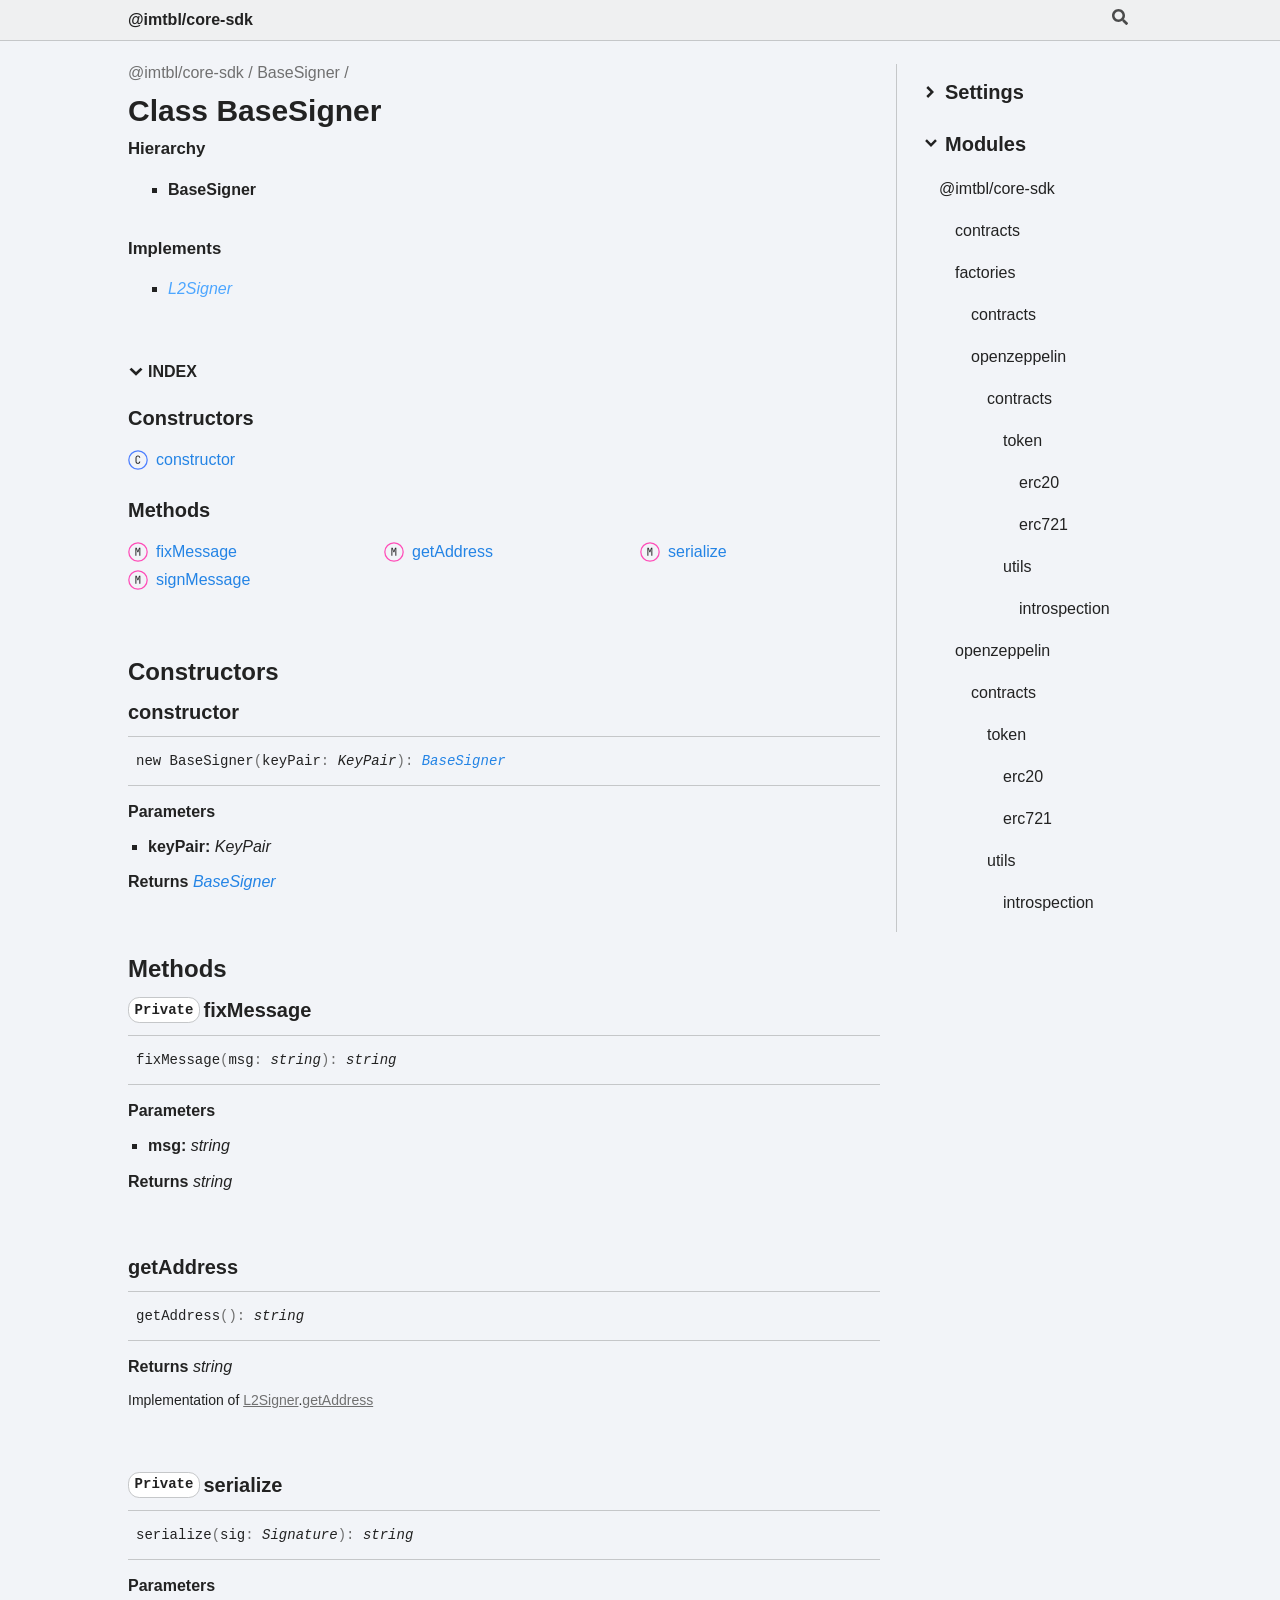
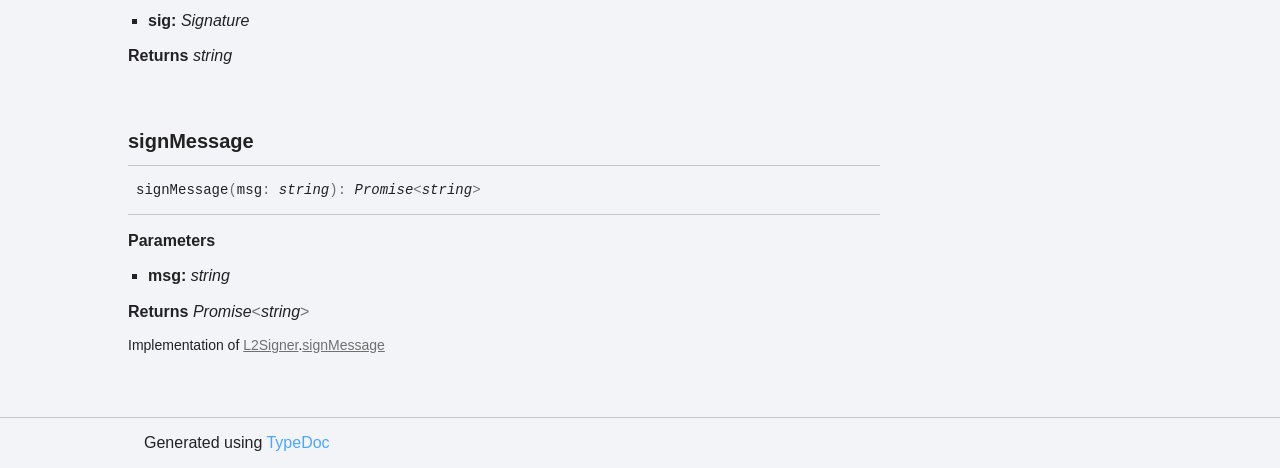
<file: api-docs/sdks-references/core-sdk-kotlin/0-1-0/classes/BaseSigner.html>
<!DOCTYPE html><html class="default" lang="en"><head><meta charSet="utf-8"/><meta http-equiv="x-ua-compatible" content="IE=edge"/><title>BaseSigner | @imtbl/core-sdk</title><meta name="description" content="Documentation for @imtbl/core-sdk"/><meta name="viewport" content="width=device-width, initial-scale=1"/><link rel="stylesheet" href="../assets/style.css"/><link rel="stylesheet" href="../assets/highlight.css"/><script async src="../assets/search.js" id="search-script"></script></head><body><script>document.documentElement.dataset.theme = localStorage.getItem("tsd-theme") || "os"</script><header class="tsd-page-toolbar">
<div class="tsd-toolbar-contents container">
<div class="table-cell" id="tsd-search" data-base="..">
<div class="field"><label for="tsd-search-field" class="tsd-widget search no-caption"><svg width="16" height="16" viewBox="0 0 16 16" fill="none"><path d="M15.7824 13.833L12.6666 10.7177C12.5259 10.5771 12.3353 10.499 12.1353 10.499H11.6259C12.4884 9.39596 13.001 8.00859 13.001 6.49937C13.001 2.90909 10.0914 0 6.50048 0C2.90959 0 0 2.90909 0 6.49937C0 10.0896 2.90959 12.9987 6.50048 12.9987C8.00996 12.9987 9.39756 12.4863 10.5008 11.6239V12.1332C10.5008 12.3332 10.5789 12.5238 10.7195 12.6644L13.8354 15.7797C14.1292 16.0734 14.6042 16.0734 14.8948 15.7797L15.7793 14.8954C16.0731 14.6017 16.0731 14.1267 15.7824 13.833ZM6.50048 10.499C4.29094 10.499 2.50018 8.71165 2.50018 6.49937C2.50018 4.29021 4.28781 2.49976 6.50048 2.49976C8.71001 2.49976 10.5008 4.28708 10.5008 6.49937C10.5008 8.70852 8.71314 10.499 6.50048 10.499Z" fill="var(--color-text)"></path></svg></label><input type="text" id="tsd-search-field" aria-label="Search"/></div>
<ul class="results">
<li class="state loading">Preparing search index...</li>
<li class="state failure">The search index is not available</li></ul><a href="../index.html" class="title">@imtbl/core-sdk</a></div>
<div class="table-cell" id="tsd-widgets"><a href="#" class="tsd-widget menu no-caption" data-toggle="menu" aria-label="Menu"><svg width="16" height="16" viewBox="0 0 16 16" fill="none"><rect x="1" y="3" width="14" height="2" fill="var(--color-text)"></rect><rect x="1" y="7" width="14" height="2" fill="var(--color-text)"></rect><rect x="1" y="11" width="14" height="2" fill="var(--color-text)"></rect></svg></a></div></div></header>
<div class="container container-main">
<div class="col-8 col-content">
<div class="tsd-page-title">
<ul class="tsd-breadcrumb">
<li><a href="../modules.html">@imtbl/core-sdk</a></li>
<li><a href="BaseSigner.html">BaseSigner</a></li></ul>
<h1>Class BaseSigner</h1></div>
<section class="tsd-panel tsd-hierarchy">
<h4>Hierarchy</h4>
<ul class="tsd-hierarchy">
<li><span class="target">BaseSigner</span></li></ul></section>
<section class="tsd-panel">
<h4>Implements</h4>
<ul class="tsd-hierarchy">
<li><a href="../interfaces/L2Signer.html" class="tsd-signature-type" data-tsd-kind="Interface">L2Signer</a></li></ul></section>
<section class="tsd-panel-group tsd-index-group">
<section class="tsd-panel tsd-index-panel">
<details class="tsd-index-content tsd-index-accordion" open><summary class="tsd-accordion-summary tsd-index-summary">
<h5 class="tsd-index-heading uppercase" role="button" aria-expanded="false" tabIndex=0><svg width="16" height="16" viewBox="0 0 16 16" fill="none"><path d="M1.5 5.50969L8 11.6609L14.5 5.50969L12.5466 3.66086L8 7.96494L3.45341 3.66086L1.5 5.50969Z" fill="var(--color-text)"></path></svg> Index</h5></summary>
<div class="tsd-accordion-details">
<section class="tsd-index-section">
<h3 class="tsd-index-heading">Constructors</h3>
<div class="tsd-index-list"><a href="BaseSigner.html#constructor" class="tsd-index-link tsd-kind-constructor tsd-parent-kind-class"><svg class="tsd-kind-icon" width="24" height="24" viewBox="0 0 24 24"><rect fill="var(--color-icon-background)" stroke="#4D7FFF" stroke-width="1.5" x="1" y="1" width="22" height="22" rx="12" id="icon-512-path"></rect><path d="M11.898 16.1201C11.098 16.1201 10.466 15.8961 10.002 15.4481C9.53803 15.0001 9.30603 14.3841 9.30603 13.6001V9.64012C9.30603 8.85612 9.53803 8.24012 10.002 7.79212C10.466 7.34412 11.098 7.12012 11.898 7.12012C12.682 7.12012 13.306 7.34812 13.77 7.80412C14.234 8.25212 14.466 8.86412 14.466 9.64012H13.386C13.386 9.14412 13.254 8.76412 12.99 8.50012C12.734 8.22812 12.37 8.09212 11.898 8.09212C11.426 8.09212 11.054 8.22412 10.782 8.48812C10.518 8.75212 10.386 9.13212 10.386 9.62812V13.6001C10.386 14.0961 10.518 14.4801 10.782 14.7521C11.054 15.0161 11.426 15.1481 11.898 15.1481C12.37 15.1481 12.734 15.0161 12.99 14.7521C13.254 14.4801 13.386 14.0961 13.386 13.6001H14.466C14.466 14.3761 14.234 14.9921 13.77 15.4481C13.306 15.8961 12.682 16.1201 11.898 16.1201Z" fill="var(--color-text)" id="icon-512-text"></path></svg><span>constructor</span></a>
</div></section>
<section class="tsd-index-section">
<h3 class="tsd-index-heading">Methods</h3>
<div class="tsd-index-list"><a href="BaseSigner.html#fixMessage" class="tsd-index-link tsd-kind-method tsd-parent-kind-class"><svg class="tsd-kind-icon" width="24" height="24" viewBox="0 0 24 24"><rect fill="var(--color-icon-background)" stroke="#FF4DB8" stroke-width="1.5" x="1" y="1" width="22" height="22" rx="12" id="icon-2048-path"></rect><path d="M9.162 16V7.24H10.578L11.514 10.072C11.602 10.328 11.674 10.584 11.73 10.84C11.794 11.088 11.842 11.28 11.874 11.416C11.906 11.28 11.954 11.088 12.018 10.84C12.082 10.584 12.154 10.324 12.234 10.06L13.122 7.24H14.538V16H13.482V12.82C13.482 12.468 13.49 12.068 13.506 11.62C13.53 11.172 13.558 10.716 13.59 10.252C13.622 9.78 13.654 9.332 13.686 8.908C13.726 8.476 13.762 8.1 13.794 7.78L12.366 12.16H11.334L9.894 7.78C9.934 8.092 9.97 8.456 10.002 8.872C10.042 9.28 10.078 9.716 10.11 10.18C10.142 10.636 10.166 11.092 10.182 11.548C10.206 12.004 10.218 12.428 10.218 12.82V16H9.162Z" fill="var(--color-text)" id="icon-2048-text"></path></svg><span>fix<wbr/>Message</span></a>
<a href="BaseSigner.html#getAddress" class="tsd-index-link tsd-kind-method tsd-parent-kind-class"><svg class="tsd-kind-icon" width="24" height="24" viewBox="0 0 24 24"><use href="#icon-2048-path"></use><use href="#icon-2048-text"></use></svg><span>get<wbr/>Address</span></a>
<a href="BaseSigner.html#serialize" class="tsd-index-link tsd-kind-method tsd-parent-kind-class"><svg class="tsd-kind-icon" width="24" height="24" viewBox="0 0 24 24"><use href="#icon-2048-path"></use><use href="#icon-2048-text"></use></svg><span>serialize</span></a>
<a href="BaseSigner.html#signMessage" class="tsd-index-link tsd-kind-method tsd-parent-kind-class"><svg class="tsd-kind-icon" width="24" height="24" viewBox="0 0 24 24"><use href="#icon-2048-path"></use><use href="#icon-2048-text"></use></svg><span>sign<wbr/>Message</span></a>
</div></section></div></details></section></section>
<section class="tsd-panel-group tsd-member-group">
<h2>Constructors</h2>
<section class="tsd-panel tsd-member tsd-kind-constructor tsd-parent-kind-class"><a id="constructor" class="tsd-anchor"></a>
<h3 class="tsd-anchor-link"><span>constructor</span><a href="#constructor" aria-label="Permalink" class="tsd-anchor-icon"><svg class="icon icon-tabler icon-tabler-link" viewBox="0 0 24 24" stroke-width="2" stroke="currentColor" fill="none" stroke-linecap="round" stroke-linejoin="round"><path stroke="none" d="M0 0h24v24H0z" fill="none" id="icon-anchor-a"></path><path d="M10 14a3.5 3.5 0 0 0 5 0l4 -4a3.5 3.5 0 0 0 -5 -5l-.5 .5" id="icon-anchor-b"></path><path d="M14 10a3.5 3.5 0 0 0 -5 0l-4 4a3.5 3.5 0 0 0 5 5l.5 -.5" id="icon-anchor-c"></path></svg></a></h3>
<ul class="tsd-signatures tsd-kind-constructor tsd-parent-kind-class">
<li class="tsd-signature" id="constructor.new_BaseSigner">new <wbr/>Base<wbr/>Signer<span class="tsd-signature-symbol">(</span>keyPair<span class="tsd-signature-symbol">: </span><span class="tsd-signature-type">KeyPair</span><span class="tsd-signature-symbol">)</span><span class="tsd-signature-symbol">: </span><a href="BaseSigner.html" class="tsd-signature-type" data-tsd-kind="Class">BaseSigner</a></li></ul>
<ul class="tsd-descriptions">
<li class="tsd-description">
<div class="tsd-parameters">
<h4 class="tsd-parameters-title">Parameters</h4>
<ul class="tsd-parameter-list">
<li>
<h5>keyPair: <span class="tsd-signature-type">KeyPair</span></h5></li></ul></div>
<h4 class="tsd-returns-title">Returns <a href="BaseSigner.html" class="tsd-signature-type" data-tsd-kind="Class">BaseSigner</a></h4></li></ul></section></section>
<section class="tsd-panel-group tsd-member-group">
<h2>Methods</h2>
<section class="tsd-panel tsd-member tsd-kind-method tsd-parent-kind-class"><a id="fixMessage" class="tsd-anchor"></a>
<h3 class="tsd-anchor-link"><code class="tsd-tag ts-flagPrivate">Private</code> <span>fix<wbr/>Message</span><a href="#fixMessage" aria-label="Permalink" class="tsd-anchor-icon"><svg class="icon icon-tabler icon-tabler-link" viewBox="0 0 24 24" stroke-width="2" stroke="currentColor" fill="none" stroke-linecap="round" stroke-linejoin="round"><use href="#icon-anchor-a"></use><use href="#icon-anchor-b"></use><use href="#icon-anchor-c"></use></svg></a></h3>
<ul class="tsd-signatures tsd-kind-method tsd-parent-kind-class">
<li class="tsd-signature" id="fixMessage.fixMessage-1">fix<wbr/>Message<span class="tsd-signature-symbol">(</span>msg<span class="tsd-signature-symbol">: </span><span class="tsd-signature-type">string</span><span class="tsd-signature-symbol">)</span><span class="tsd-signature-symbol">: </span><span class="tsd-signature-type">string</span></li></ul>
<ul class="tsd-descriptions">
<li class="tsd-description">
<div class="tsd-parameters">
<h4 class="tsd-parameters-title">Parameters</h4>
<ul class="tsd-parameter-list">
<li>
<h5>msg: <span class="tsd-signature-type">string</span></h5></li></ul></div>
<h4 class="tsd-returns-title">Returns <span class="tsd-signature-type">string</span></h4></li></ul></section>
<section class="tsd-panel tsd-member tsd-kind-method tsd-parent-kind-class"><a id="getAddress" class="tsd-anchor"></a>
<h3 class="tsd-anchor-link"><span>get<wbr/>Address</span><a href="#getAddress" aria-label="Permalink" class="tsd-anchor-icon"><svg class="icon icon-tabler icon-tabler-link" viewBox="0 0 24 24" stroke-width="2" stroke="currentColor" fill="none" stroke-linecap="round" stroke-linejoin="round"><use href="#icon-anchor-a"></use><use href="#icon-anchor-b"></use><use href="#icon-anchor-c"></use></svg></a></h3>
<ul class="tsd-signatures tsd-kind-method tsd-parent-kind-class">
<li class="tsd-signature" id="getAddress.getAddress-1">get<wbr/>Address<span class="tsd-signature-symbol">(</span><span class="tsd-signature-symbol">)</span><span class="tsd-signature-symbol">: </span><span class="tsd-signature-type">string</span></li></ul>
<ul class="tsd-descriptions">
<li class="tsd-description">
<h4 class="tsd-returns-title">Returns <span class="tsd-signature-type">string</span></h4><aside class="tsd-sources">
<p>Implementation of <a href="../interfaces/L2Signer.html">L2Signer</a>.<a href="../interfaces/L2Signer.html#getAddress">getAddress</a></p></aside></li></ul></section>
<section class="tsd-panel tsd-member tsd-kind-method tsd-parent-kind-class"><a id="serialize" class="tsd-anchor"></a>
<h3 class="tsd-anchor-link"><code class="tsd-tag ts-flagPrivate">Private</code> <span>serialize</span><a href="#serialize" aria-label="Permalink" class="tsd-anchor-icon"><svg class="icon icon-tabler icon-tabler-link" viewBox="0 0 24 24" stroke-width="2" stroke="currentColor" fill="none" stroke-linecap="round" stroke-linejoin="round"><use href="#icon-anchor-a"></use><use href="#icon-anchor-b"></use><use href="#icon-anchor-c"></use></svg></a></h3>
<ul class="tsd-signatures tsd-kind-method tsd-parent-kind-class">
<li class="tsd-signature" id="serialize.serialize-1">serialize<span class="tsd-signature-symbol">(</span>sig<span class="tsd-signature-symbol">: </span><span class="tsd-signature-type">Signature</span><span class="tsd-signature-symbol">)</span><span class="tsd-signature-symbol">: </span><span class="tsd-signature-type">string</span></li></ul>
<ul class="tsd-descriptions">
<li class="tsd-description">
<div class="tsd-parameters">
<h4 class="tsd-parameters-title">Parameters</h4>
<ul class="tsd-parameter-list">
<li>
<h5>sig: <span class="tsd-signature-type">Signature</span></h5></li></ul></div>
<h4 class="tsd-returns-title">Returns <span class="tsd-signature-type">string</span></h4></li></ul></section>
<section class="tsd-panel tsd-member tsd-kind-method tsd-parent-kind-class"><a id="signMessage" class="tsd-anchor"></a>
<h3 class="tsd-anchor-link"><span>sign<wbr/>Message</span><a href="#signMessage" aria-label="Permalink" class="tsd-anchor-icon"><svg class="icon icon-tabler icon-tabler-link" viewBox="0 0 24 24" stroke-width="2" stroke="currentColor" fill="none" stroke-linecap="round" stroke-linejoin="round"><use href="#icon-anchor-a"></use><use href="#icon-anchor-b"></use><use href="#icon-anchor-c"></use></svg></a></h3>
<ul class="tsd-signatures tsd-kind-method tsd-parent-kind-class">
<li class="tsd-signature" id="signMessage.signMessage-1">sign<wbr/>Message<span class="tsd-signature-symbol">(</span>msg<span class="tsd-signature-symbol">: </span><span class="tsd-signature-type">string</span><span class="tsd-signature-symbol">)</span><span class="tsd-signature-symbol">: </span><span class="tsd-signature-type">Promise</span><span class="tsd-signature-symbol">&lt;</span><span class="tsd-signature-type">string</span><span class="tsd-signature-symbol">&gt;</span></li></ul>
<ul class="tsd-descriptions">
<li class="tsd-description">
<div class="tsd-parameters">
<h4 class="tsd-parameters-title">Parameters</h4>
<ul class="tsd-parameter-list">
<li>
<h5>msg: <span class="tsd-signature-type">string</span></h5></li></ul></div>
<h4 class="tsd-returns-title">Returns <span class="tsd-signature-type">Promise</span><span class="tsd-signature-symbol">&lt;</span><span class="tsd-signature-type">string</span><span class="tsd-signature-symbol">&gt;</span></h4><aside class="tsd-sources">
<p>Implementation of <a href="../interfaces/L2Signer.html">L2Signer</a>.<a href="../interfaces/L2Signer.html#signMessage">signMessage</a></p></aside></li></ul></section></section></div>
<div class="col-4 col-menu menu-sticky-wrap menu-highlight">
<div class="tsd-navigation settings">
<details class="tsd-index-accordion"><summary class="tsd-accordion-summary">
<h3><svg width="20" height="20" viewBox="0 0 24 24" fill="none"><path d="M4.93896 8.531L12 15.591L19.061 8.531L16.939 6.409L12 11.349L7.06098 6.409L4.93896 8.531Z" fill="var(--color-text)"></path></svg> Settings</h3></summary>
<div class="tsd-accordion-details">
<div class="tsd-filter-visibility">
<h4 class="uppercase">Member Visibility</h4><form>
<ul id="tsd-filter-options">
<li class="tsd-filter-item"><label class="tsd-filter-input"><input type="checkbox" id="tsd-filter-protected" name="protected"/><svg width="32" height="32" viewBox="0 0 32 32" aria-hidden="true"><rect class="tsd-checkbox-background" width="30" height="30" x="1" y="1" rx="6" fill="none"></rect><path class="tsd-checkbox-checkmark" d="M8.35422 16.8214L13.2143 21.75L24.6458 10.25" stroke="none" stroke-width="3.5" stroke-linejoin="round" fill="none"></path></svg><span>Protected</span></label></li>
<li class="tsd-filter-item"><label class="tsd-filter-input"><input type="checkbox" id="tsd-filter-private" name="private"/><svg width="32" height="32" viewBox="0 0 32 32" aria-hidden="true"><rect class="tsd-checkbox-background" width="30" height="30" x="1" y="1" rx="6" fill="none"></rect><path class="tsd-checkbox-checkmark" d="M8.35422 16.8214L13.2143 21.75L24.6458 10.25" stroke="none" stroke-width="3.5" stroke-linejoin="round" fill="none"></path></svg><span>Private</span></label></li>
<li class="tsd-filter-item"><label class="tsd-filter-input"><input type="checkbox" id="tsd-filter-inherited" name="inherited" checked/><svg width="32" height="32" viewBox="0 0 32 32" aria-hidden="true"><rect class="tsd-checkbox-background" width="30" height="30" x="1" y="1" rx="6" fill="none"></rect><path class="tsd-checkbox-checkmark" d="M8.35422 16.8214L13.2143 21.75L24.6458 10.25" stroke="none" stroke-width="3.5" stroke-linejoin="round" fill="none"></path></svg><span>Inherited</span></label></li>
<li class="tsd-filter-item"><label class="tsd-filter-input"><input type="checkbox" id="tsd-filter-external" name="external"/><svg width="32" height="32" viewBox="0 0 32 32" aria-hidden="true"><rect class="tsd-checkbox-background" width="30" height="30" x="1" y="1" rx="6" fill="none"></rect><path class="tsd-checkbox-checkmark" d="M8.35422 16.8214L13.2143 21.75L24.6458 10.25" stroke="none" stroke-width="3.5" stroke-linejoin="round" fill="none"></path></svg><span>External</span></label></li></ul></form></div>
<div class="tsd-theme-toggle">
<h4 class="uppercase">Theme</h4><select id="theme"><option value="os">OS</option><option value="light">Light</option><option value="dark">Dark</option></select></div></div></details></div>
<nav class="tsd-navigation primary">
<details class="tsd-index-accordion" open><summary class="tsd-accordion-summary">
<h3><svg width="20" height="20" viewBox="0 0 24 24" fill="none"><path d="M4.93896 8.531L12 15.591L19.061 8.531L16.939 6.409L12 11.349L7.06098 6.409L4.93896 8.531Z" fill="var(--color-text)"></path></svg> Modules</h3></summary>
<div class="tsd-accordion-details">
<ul>
<li><a href="../modules.html">@imtbl/core-<wbr/>sdk</a>
<ul>
<li class="tsd-kind-namespace"><a href="../modules/contracts.html">contracts</a></li>
<li class="tsd-kind-namespace"><a href="../modules/factories.html">factories</a>
<ul>
<li class="tsd-kind-namespace tsd-parent-kind-namespace"><a href="../modules/factories.contracts.html">contracts</a></li>
<li class="tsd-kind-namespace tsd-parent-kind-namespace"><a href="../modules/factories.openzeppelin.html">openzeppelin</a>
<ul>
<li class="tsd-kind-namespace tsd-parent-kind-namespace"><a href="../modules/factories.openzeppelin.contracts.html">contracts</a>
<ul>
<li class="tsd-kind-namespace tsd-parent-kind-namespace"><a href="../modules/factories.openzeppelin.contracts.token.html">token</a>
<ul>
<li class="tsd-kind-namespace tsd-parent-kind-namespace"><a href="../modules/factories.openzeppelin.contracts.token.erc20.html">erc20</a></li>
<li class="tsd-kind-namespace tsd-parent-kind-namespace"><a href="../modules/factories.openzeppelin.contracts.token.erc721.html">erc721</a></li></ul></li>
<li class="tsd-kind-namespace tsd-parent-kind-namespace"><a href="../modules/factories.openzeppelin.contracts.utils.html">utils</a>
<ul>
<li class="tsd-kind-namespace tsd-parent-kind-namespace"><a href="../modules/factories.openzeppelin.contracts.utils.introspection.html">introspection</a></li></ul></li></ul></li></ul></li></ul></li>
<li class="tsd-kind-namespace"><a href="../modules/openzeppelin.html">openzeppelin</a>
<ul>
<li class="tsd-kind-namespace tsd-parent-kind-namespace"><a href="../modules/openzeppelin.contracts.html">contracts</a>
<ul>
<li class="tsd-kind-namespace tsd-parent-kind-namespace"><a href="../modules/openzeppelin.contracts.token.html">token</a>
<ul>
<li class="tsd-kind-namespace tsd-parent-kind-namespace"><a href="../modules/openzeppelin.contracts.token.erc20.html">erc20</a></li>
<li class="tsd-kind-namespace tsd-parent-kind-namespace"><a href="../modules/openzeppelin.contracts.token.erc721.html">erc721</a></li></ul></li>
<li class="tsd-kind-namespace tsd-parent-kind-namespace"><a href="../modules/openzeppelin.contracts.utils.html">utils</a>
<ul>
<li class="tsd-kind-namespace tsd-parent-kind-namespace"><a href="../modules/openzeppelin.contracts.utils.introspection.html">introspection</a></li></ul></li></ul></li></ul></li></ul></li></ul></div></details></nav>
<nav class="tsd-navigation secondary menu-sticky">
<ul>
<li class="current tsd-kind-class"><a href="BaseSigner.html" class="tsd-index-link"><svg class="tsd-kind-icon" width="24" height="24" viewBox="0 0 24 24"><rect fill="var(--color-icon-background)" stroke="var(--color-ts-class)" stroke-width="1.5" x="1" y="1" width="22" height="22" rx="6" id="icon-128-path"></rect><path d="M11.898 16.1201C11.098 16.1201 10.466 15.8961 10.002 15.4481C9.53803 15.0001 9.30603 14.3841 9.30603 13.6001V9.64012C9.30603 8.85612 9.53803 8.24012 10.002 7.79212C10.466 7.34412 11.098 7.12012 11.898 7.12012C12.682 7.12012 13.306 7.34812 13.77 7.80412C14.234 8.25212 14.466 8.86412 14.466 9.64012H13.386C13.386 9.14412 13.254 8.76412 12.99 8.50012C12.734 8.22812 12.37 8.09212 11.898 8.09212C11.426 8.09212 11.054 8.22412 10.782 8.48812C10.518 8.75212 10.386 9.13212 10.386 9.62812V13.6001C10.386 14.0961 10.518 14.4801 10.782 14.7521C11.054 15.0161 11.426 15.1481 11.898 15.1481C12.37 15.1481 12.734 15.0161 12.99 14.7521C13.254 14.4801 13.386 14.0961 13.386 13.6001H14.466C14.466 14.3761 14.234 14.9921 13.77 15.4481C13.306 15.8961 12.682 16.1201 11.898 16.1201Z" fill="var(--color-text)" id="icon-128-text"></path></svg><span>Base<wbr/>Signer</span></a>
<ul>
<li class="tsd-kind-constructor tsd-parent-kind-class"><a href="BaseSigner.html#constructor" class="tsd-index-link"><svg class="tsd-kind-icon" width="24" height="24" viewBox="0 0 24 24"><use href="#icon-512-path"></use><use href="#icon-512-text"></use></svg>constructor</a></li>
<li class="tsd-kind-method tsd-parent-kind-class"><a href="BaseSigner.html#fixMessage" class="tsd-index-link"><svg class="tsd-kind-icon" width="24" height="24" viewBox="0 0 24 24"><use href="#icon-2048-path"></use><use href="#icon-2048-text"></use></svg>fix<wbr/>Message</a></li>
<li class="tsd-kind-method tsd-parent-kind-class"><a href="BaseSigner.html#getAddress" class="tsd-index-link"><svg class="tsd-kind-icon" width="24" height="24" viewBox="0 0 24 24"><use href="#icon-2048-path"></use><use href="#icon-2048-text"></use></svg>get<wbr/>Address</a></li>
<li class="tsd-kind-method tsd-parent-kind-class"><a href="BaseSigner.html#serialize" class="tsd-index-link"><svg class="tsd-kind-icon" width="24" height="24" viewBox="0 0 24 24"><use href="#icon-2048-path"></use><use href="#icon-2048-text"></use></svg>serialize</a></li>
<li class="tsd-kind-method tsd-parent-kind-class"><a href="BaseSigner.html#signMessage" class="tsd-index-link"><svg class="tsd-kind-icon" width="24" height="24" viewBox="0 0 24 24"><use href="#icon-2048-path"></use><use href="#icon-2048-text"></use></svg>sign<wbr/>Message</a></li></ul></li></ul></nav></div></div>
<div class="container tsd-generator">
<p>Generated using <a href="https://typedoc.org/" target="_blank">TypeDoc</a></p></div>
<div class="overlay"></div><script src="../assets/main.js"></script></body></html>
</file>
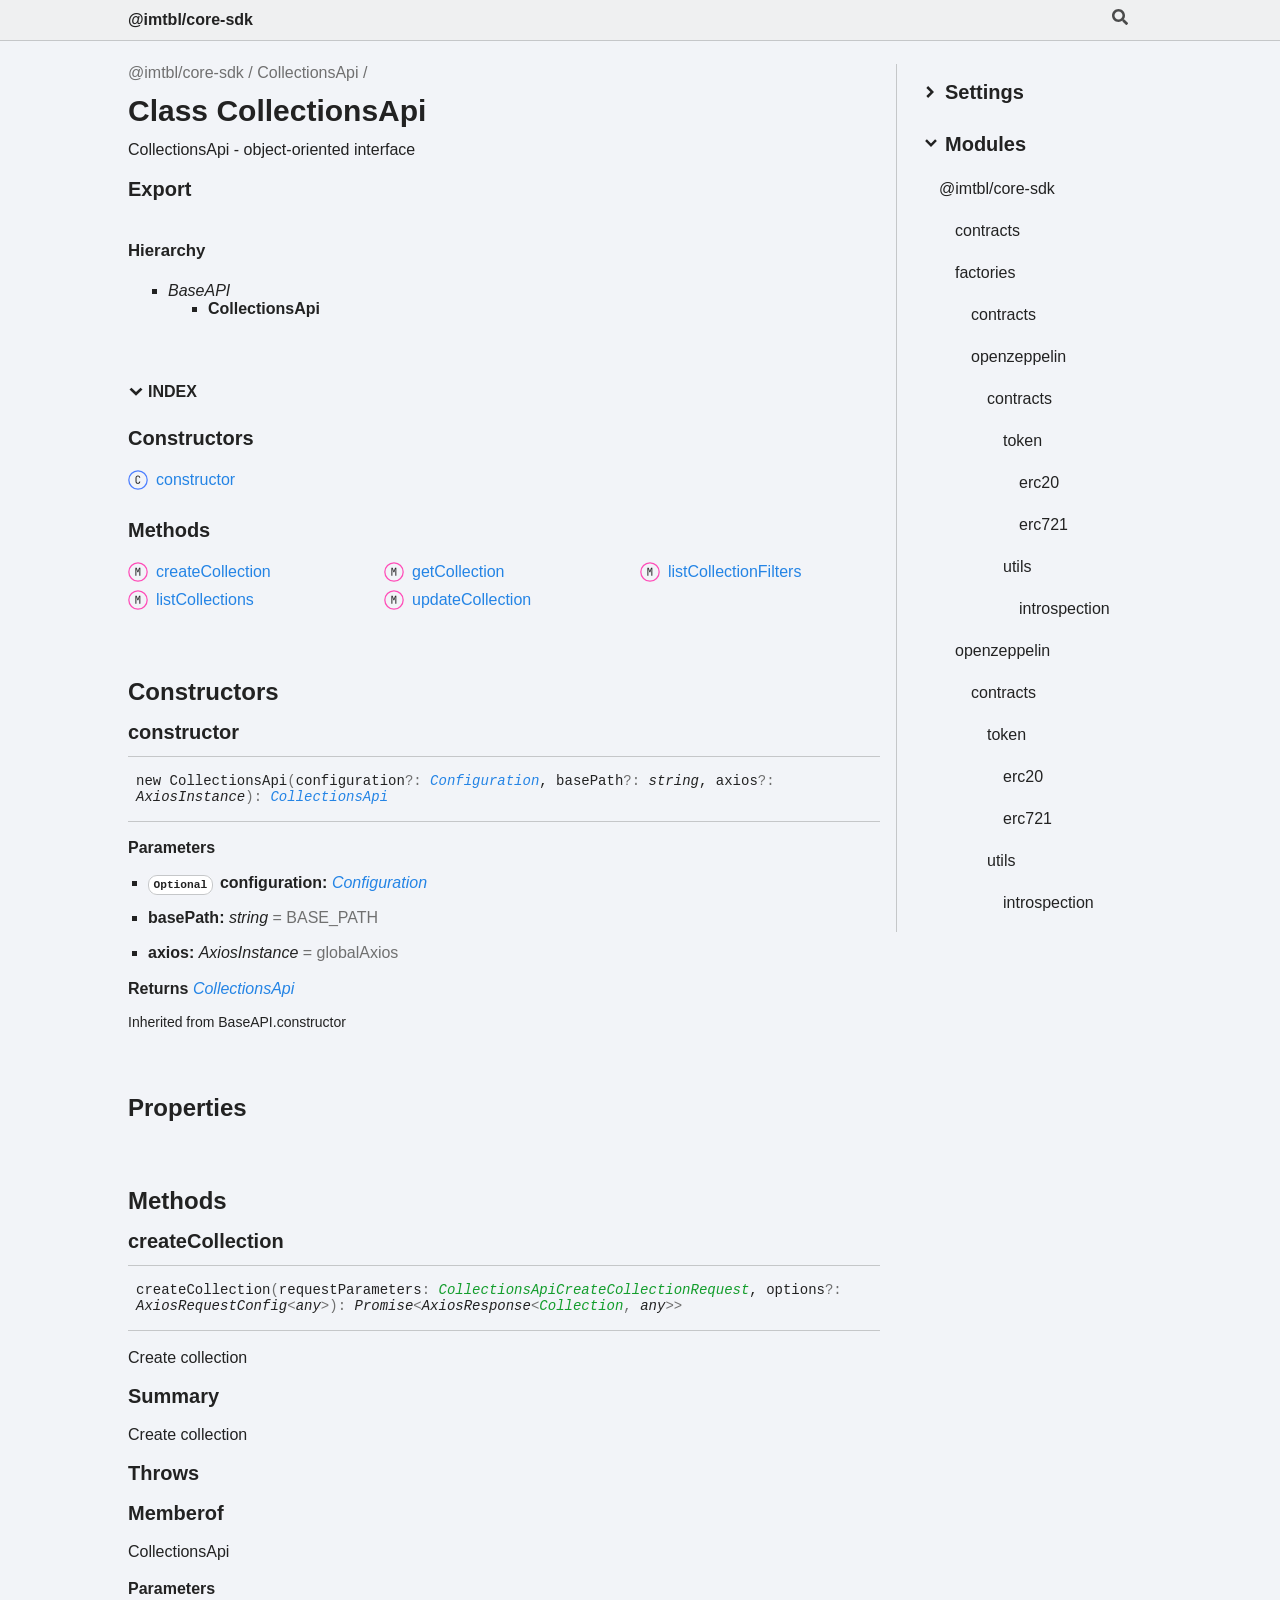
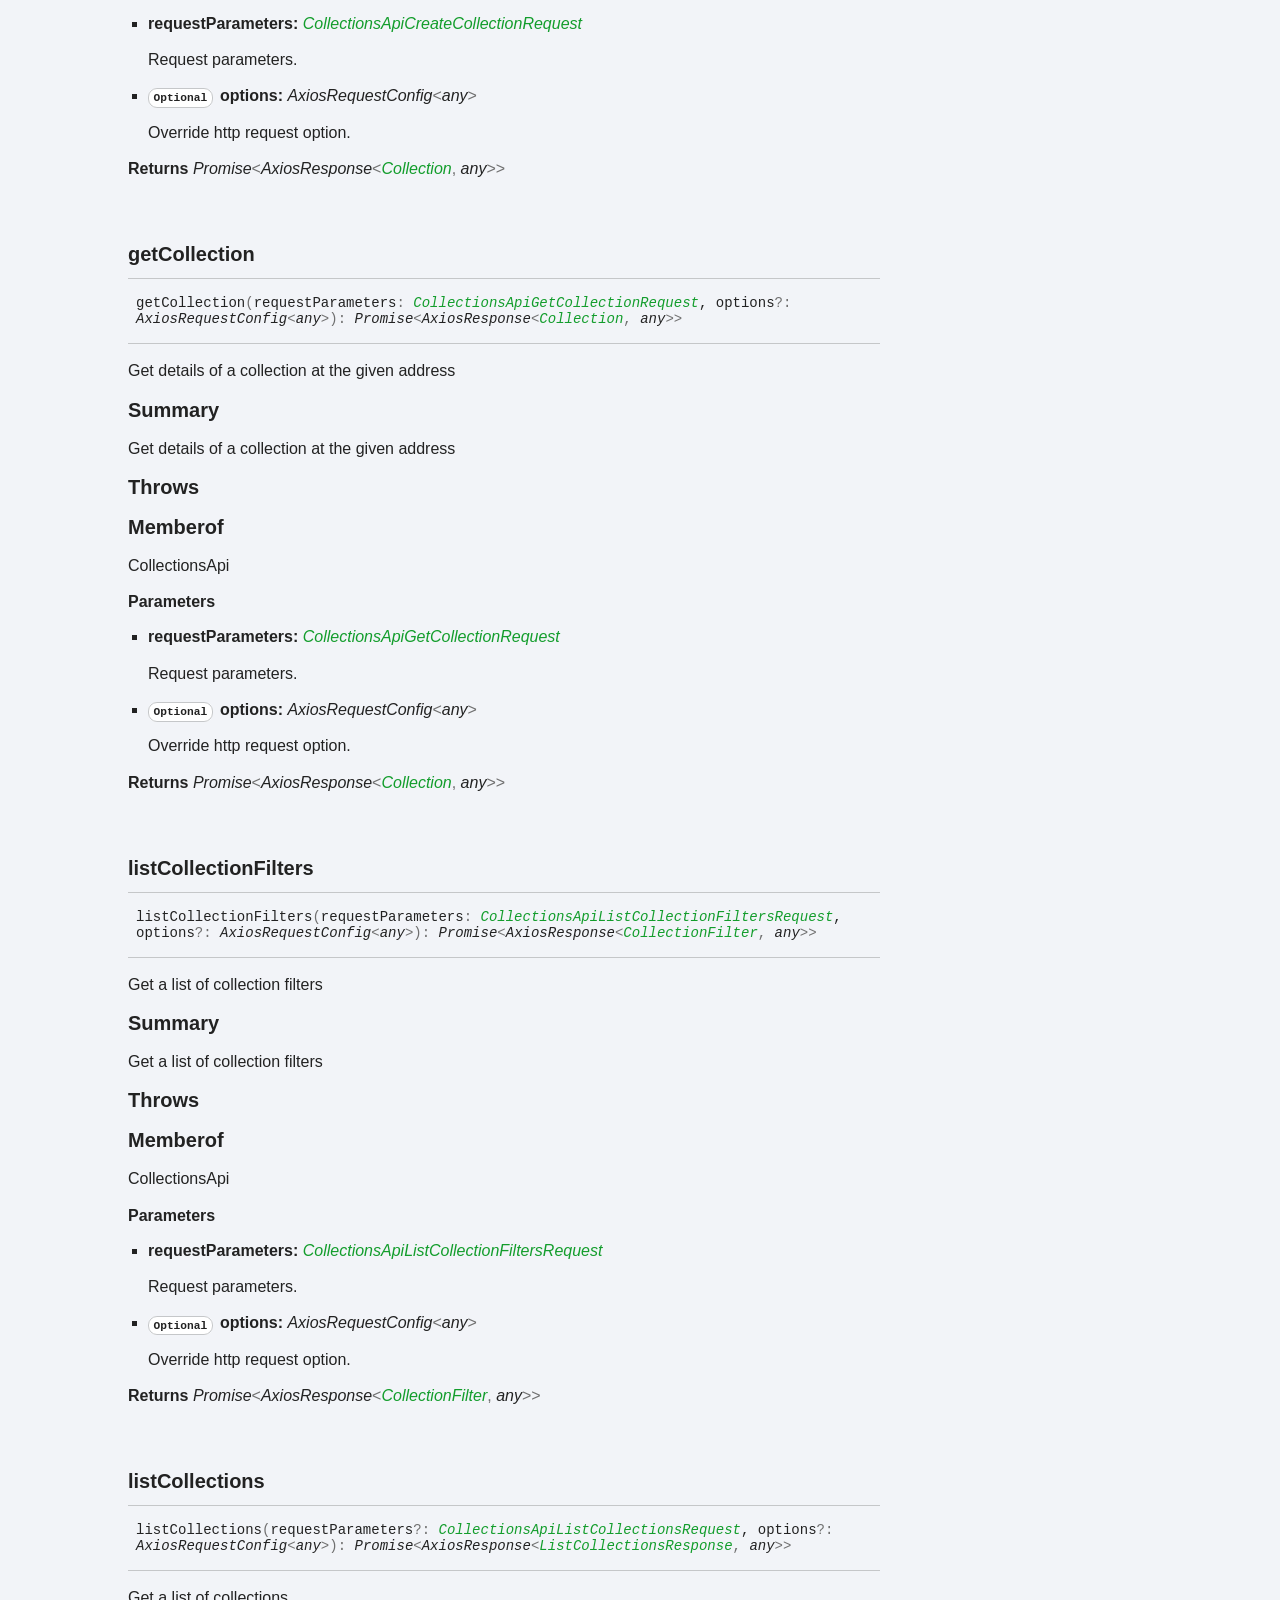
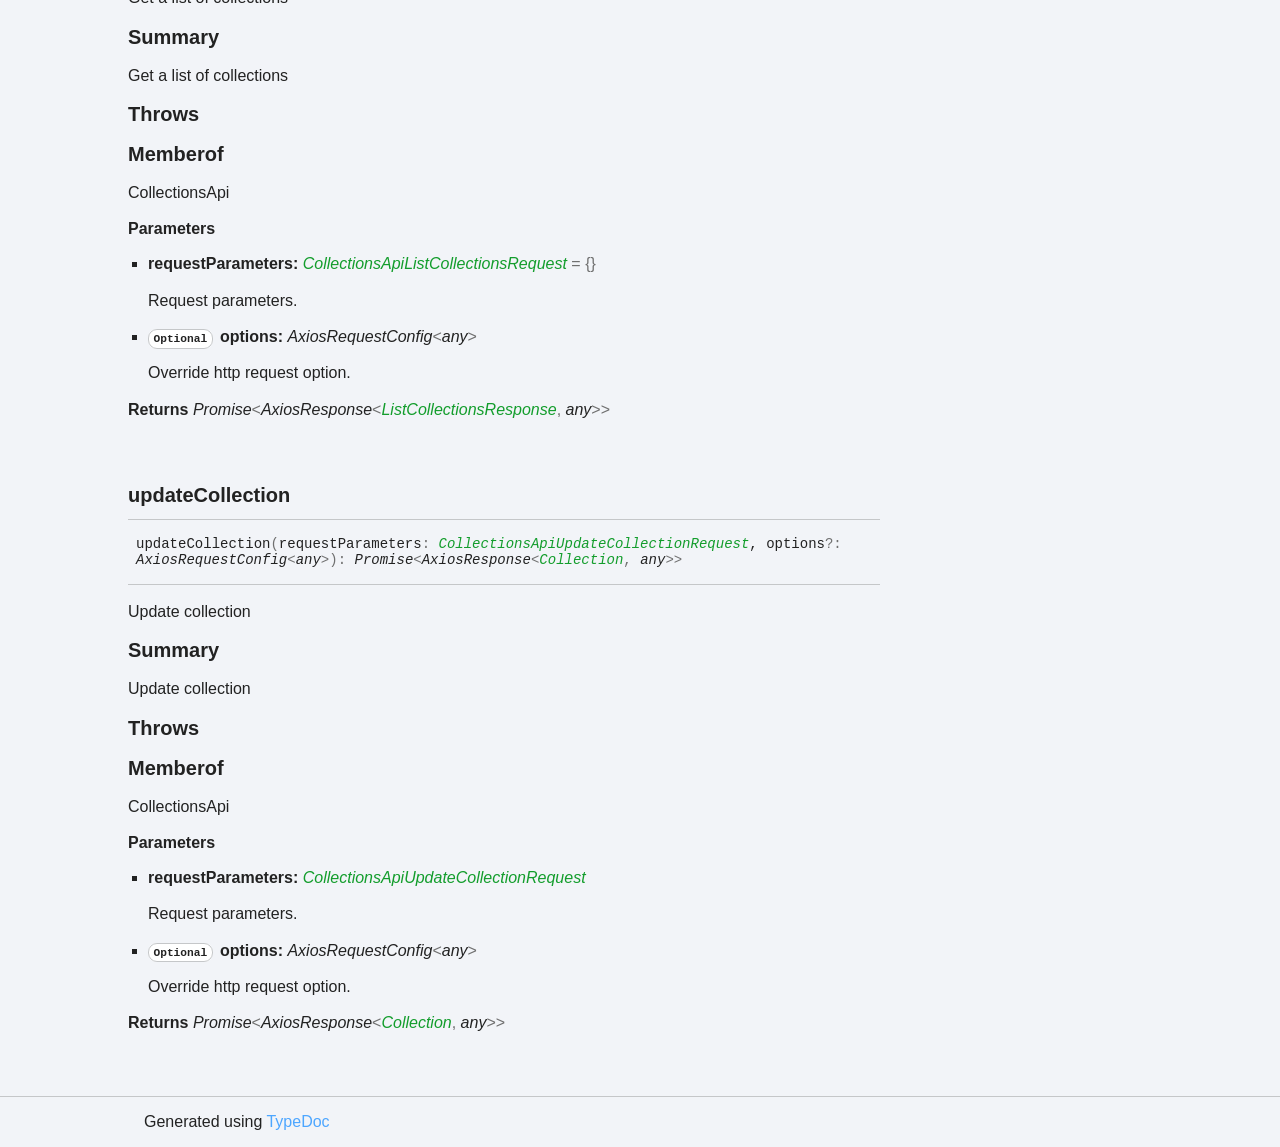
<file: api-docs/sdks-references/core-sdk-kotlin/0-1-0/classes/CollectionsApi.html>
<!DOCTYPE html><html class="default" lang="en"><head><meta charSet="utf-8"/><meta http-equiv="x-ua-compatible" content="IE=edge"/><title>CollectionsApi | @imtbl/core-sdk</title><meta name="description" content="Documentation for @imtbl/core-sdk"/><meta name="viewport" content="width=device-width, initial-scale=1"/><link rel="stylesheet" href="../assets/style.css"/><link rel="stylesheet" href="../assets/highlight.css"/><script async src="../assets/search.js" id="search-script"></script></head><body><script>document.documentElement.dataset.theme = localStorage.getItem("tsd-theme") || "os"</script><header class="tsd-page-toolbar">
<div class="tsd-toolbar-contents container">
<div class="table-cell" id="tsd-search" data-base="..">
<div class="field"><label for="tsd-search-field" class="tsd-widget search no-caption"><svg width="16" height="16" viewBox="0 0 16 16" fill="none"><path d="M15.7824 13.833L12.6666 10.7177C12.5259 10.5771 12.3353 10.499 12.1353 10.499H11.6259C12.4884 9.39596 13.001 8.00859 13.001 6.49937C13.001 2.90909 10.0914 0 6.50048 0C2.90959 0 0 2.90909 0 6.49937C0 10.0896 2.90959 12.9987 6.50048 12.9987C8.00996 12.9987 9.39756 12.4863 10.5008 11.6239V12.1332C10.5008 12.3332 10.5789 12.5238 10.7195 12.6644L13.8354 15.7797C14.1292 16.0734 14.6042 16.0734 14.8948 15.7797L15.7793 14.8954C16.0731 14.6017 16.0731 14.1267 15.7824 13.833ZM6.50048 10.499C4.29094 10.499 2.50018 8.71165 2.50018 6.49937C2.50018 4.29021 4.28781 2.49976 6.50048 2.49976C8.71001 2.49976 10.5008 4.28708 10.5008 6.49937C10.5008 8.70852 8.71314 10.499 6.50048 10.499Z" fill="var(--color-text)"></path></svg></label><input type="text" id="tsd-search-field" aria-label="Search"/></div>
<ul class="results">
<li class="state loading">Preparing search index...</li>
<li class="state failure">The search index is not available</li></ul><a href="../index.html" class="title">@imtbl/core-sdk</a></div>
<div class="table-cell" id="tsd-widgets"><a href="#" class="tsd-widget menu no-caption" data-toggle="menu" aria-label="Menu"><svg width="16" height="16" viewBox="0 0 16 16" fill="none"><rect x="1" y="3" width="14" height="2" fill="var(--color-text)"></rect><rect x="1" y="7" width="14" height="2" fill="var(--color-text)"></rect><rect x="1" y="11" width="14" height="2" fill="var(--color-text)"></rect></svg></a></div></div></header>
<div class="container container-main">
<div class="col-8 col-content">
<div class="tsd-page-title">
<ul class="tsd-breadcrumb">
<li><a href="../modules.html">@imtbl/core-sdk</a></li>
<li><a href="CollectionsApi.html">CollectionsApi</a></li></ul>
<h1>Class CollectionsApi</h1></div>
<section class="tsd-panel tsd-comment">
<div class="tsd-comment tsd-typography"><p>CollectionsApi - object-oriented interface</p>

<h3>Export</h3></div></section>
<section class="tsd-panel tsd-hierarchy">
<h4>Hierarchy</h4>
<ul class="tsd-hierarchy">
<li><span class="tsd-signature-type">BaseAPI</span>
<ul class="tsd-hierarchy">
<li><span class="target">CollectionsApi</span></li></ul></li></ul></section>
<section class="tsd-panel-group tsd-index-group">
<section class="tsd-panel tsd-index-panel">
<details class="tsd-index-content tsd-index-accordion" open><summary class="tsd-accordion-summary tsd-index-summary">
<h5 class="tsd-index-heading uppercase" role="button" aria-expanded="false" tabIndex=0><svg width="16" height="16" viewBox="0 0 16 16" fill="none"><path d="M1.5 5.50969L8 11.6609L14.5 5.50969L12.5466 3.66086L8 7.96494L3.45341 3.66086L1.5 5.50969Z" fill="var(--color-text)"></path></svg> Index</h5></summary>
<div class="tsd-accordion-details">
<section class="tsd-index-section">
<h3 class="tsd-index-heading">Constructors</h3>
<div class="tsd-index-list"><a href="CollectionsApi.html#constructor" class="tsd-index-link tsd-kind-constructor tsd-parent-kind-class tsd-is-inherited"><svg class="tsd-kind-icon" width="24" height="24" viewBox="0 0 24 24"><rect fill="var(--color-icon-background)" stroke="#4D7FFF" stroke-width="1.5" x="1" y="1" width="22" height="22" rx="12" id="icon-512-path"></rect><path d="M11.898 16.1201C11.098 16.1201 10.466 15.8961 10.002 15.4481C9.53803 15.0001 9.30603 14.3841 9.30603 13.6001V9.64012C9.30603 8.85612 9.53803 8.24012 10.002 7.79212C10.466 7.34412 11.098 7.12012 11.898 7.12012C12.682 7.12012 13.306 7.34812 13.77 7.80412C14.234 8.25212 14.466 8.86412 14.466 9.64012H13.386C13.386 9.14412 13.254 8.76412 12.99 8.50012C12.734 8.22812 12.37 8.09212 11.898 8.09212C11.426 8.09212 11.054 8.22412 10.782 8.48812C10.518 8.75212 10.386 9.13212 10.386 9.62812V13.6001C10.386 14.0961 10.518 14.4801 10.782 14.7521C11.054 15.0161 11.426 15.1481 11.898 15.1481C12.37 15.1481 12.734 15.0161 12.99 14.7521C13.254 14.4801 13.386 14.0961 13.386 13.6001H14.466C14.466 14.3761 14.234 14.9921 13.77 15.4481C13.306 15.8961 12.682 16.1201 11.898 16.1201Z" fill="var(--color-text)" id="icon-512-text"></path></svg><span>constructor</span></a>
</div></section>
<section class="tsd-index-section">
<h3 class="tsd-index-heading">Properties</h3>
<div class="tsd-index-list"><a href="CollectionsApi.html#axios" class="tsd-index-link tsd-kind-property tsd-parent-kind-class tsd-is-protected tsd-is-inherited"><svg class="tsd-kind-icon" width="24" height="24" viewBox="0 0 24 24"><rect fill="var(--color-icon-background)" stroke="#FF984D" stroke-width="1.5" x="1" y="1" width="22" height="22" rx="12" id="icon-1024-path"></rect><path d="M9.354 16V7.24H12.174C12.99 7.24 13.638 7.476 14.118 7.948C14.606 8.412 14.85 9.036 14.85 9.82C14.85 10.604 14.606 11.232 14.118 11.704C13.638 12.168 12.99 12.4 12.174 12.4H10.434V16H9.354ZM10.434 11.428H12.174C12.646 11.428 13.022 11.284 13.302 10.996C13.59 10.7 13.734 10.308 13.734 9.82C13.734 9.324 13.59 8.932 13.302 8.644C13.022 8.356 12.646 8.212 12.174 8.212H10.434V11.428Z" fill="var(--color-text)" id="icon-1024-text"></path></svg><span>axios</span></a>
<a href="CollectionsApi.html#basePath" class="tsd-index-link tsd-kind-property tsd-parent-kind-class tsd-is-protected tsd-is-inherited"><svg class="tsd-kind-icon" width="24" height="24" viewBox="0 0 24 24"><use href="#icon-1024-path"></use><use href="#icon-1024-text"></use></svg><span>base<wbr/>Path</span></a>
<a href="CollectionsApi.html#configuration" class="tsd-index-link tsd-kind-property tsd-parent-kind-class tsd-is-protected tsd-is-inherited"><svg class="tsd-kind-icon" width="24" height="24" viewBox="0 0 24 24"><use href="#icon-1024-path"></use><use href="#icon-1024-text"></use></svg><span>configuration</span></a>
</div></section>
<section class="tsd-index-section">
<h3 class="tsd-index-heading">Methods</h3>
<div class="tsd-index-list"><a href="CollectionsApi.html#createCollection" class="tsd-index-link tsd-kind-method tsd-parent-kind-class"><svg class="tsd-kind-icon" width="24" height="24" viewBox="0 0 24 24"><rect fill="var(--color-icon-background)" stroke="#FF4DB8" stroke-width="1.5" x="1" y="1" width="22" height="22" rx="12" id="icon-2048-path"></rect><path d="M9.162 16V7.24H10.578L11.514 10.072C11.602 10.328 11.674 10.584 11.73 10.84C11.794 11.088 11.842 11.28 11.874 11.416C11.906 11.28 11.954 11.088 12.018 10.84C12.082 10.584 12.154 10.324 12.234 10.06L13.122 7.24H14.538V16H13.482V12.82C13.482 12.468 13.49 12.068 13.506 11.62C13.53 11.172 13.558 10.716 13.59 10.252C13.622 9.78 13.654 9.332 13.686 8.908C13.726 8.476 13.762 8.1 13.794 7.78L12.366 12.16H11.334L9.894 7.78C9.934 8.092 9.97 8.456 10.002 8.872C10.042 9.28 10.078 9.716 10.11 10.18C10.142 10.636 10.166 11.092 10.182 11.548C10.206 12.004 10.218 12.428 10.218 12.82V16H9.162Z" fill="var(--color-text)" id="icon-2048-text"></path></svg><span>create<wbr/>Collection</span></a>
<a href="CollectionsApi.html#getCollection" class="tsd-index-link tsd-kind-method tsd-parent-kind-class"><svg class="tsd-kind-icon" width="24" height="24" viewBox="0 0 24 24"><use href="#icon-2048-path"></use><use href="#icon-2048-text"></use></svg><span>get<wbr/>Collection</span></a>
<a href="CollectionsApi.html#listCollectionFilters" class="tsd-index-link tsd-kind-method tsd-parent-kind-class"><svg class="tsd-kind-icon" width="24" height="24" viewBox="0 0 24 24"><use href="#icon-2048-path"></use><use href="#icon-2048-text"></use></svg><span>list<wbr/>Collection<wbr/>Filters</span></a>
<a href="CollectionsApi.html#listCollections" class="tsd-index-link tsd-kind-method tsd-parent-kind-class"><svg class="tsd-kind-icon" width="24" height="24" viewBox="0 0 24 24"><use href="#icon-2048-path"></use><use href="#icon-2048-text"></use></svg><span>list<wbr/>Collections</span></a>
<a href="CollectionsApi.html#updateCollection" class="tsd-index-link tsd-kind-method tsd-parent-kind-class"><svg class="tsd-kind-icon" width="24" height="24" viewBox="0 0 24 24"><use href="#icon-2048-path"></use><use href="#icon-2048-text"></use></svg><span>update<wbr/>Collection</span></a>
</div></section></div></details></section></section>
<section class="tsd-panel-group tsd-member-group">
<h2>Constructors</h2>
<section class="tsd-panel tsd-member tsd-kind-constructor tsd-parent-kind-class tsd-is-inherited"><a id="constructor" class="tsd-anchor"></a>
<h3 class="tsd-anchor-link"><span>constructor</span><a href="#constructor" aria-label="Permalink" class="tsd-anchor-icon"><svg class="icon icon-tabler icon-tabler-link" viewBox="0 0 24 24" stroke-width="2" stroke="currentColor" fill="none" stroke-linecap="round" stroke-linejoin="round"><path stroke="none" d="M0 0h24v24H0z" fill="none" id="icon-anchor-a"></path><path d="M10 14a3.5 3.5 0 0 0 5 0l4 -4a3.5 3.5 0 0 0 -5 -5l-.5 .5" id="icon-anchor-b"></path><path d="M14 10a3.5 3.5 0 0 0 -5 0l-4 4a3.5 3.5 0 0 0 5 5l.5 -.5" id="icon-anchor-c"></path></svg></a></h3>
<ul class="tsd-signatures tsd-kind-constructor tsd-parent-kind-class tsd-is-inherited">
<li class="tsd-signature" id="constructor.new_CollectionsApi">new <wbr/>Collections<wbr/>Api<span class="tsd-signature-symbol">(</span>configuration<span class="tsd-signature-symbol">?: </span><a href="Configuration.html" class="tsd-signature-type" data-tsd-kind="Class">Configuration</a>, basePath<span class="tsd-signature-symbol">?: </span><span class="tsd-signature-type">string</span>, axios<span class="tsd-signature-symbol">?: </span><span class="tsd-signature-type">AxiosInstance</span><span class="tsd-signature-symbol">)</span><span class="tsd-signature-symbol">: </span><a href="CollectionsApi.html" class="tsd-signature-type" data-tsd-kind="Class">CollectionsApi</a></li></ul>
<ul class="tsd-descriptions">
<li class="tsd-description">
<div class="tsd-parameters">
<h4 class="tsd-parameters-title">Parameters</h4>
<ul class="tsd-parameter-list">
<li>
<h5><code class="tsd-tag ts-flagOptional">Optional</code> configuration: <a href="Configuration.html" class="tsd-signature-type" data-tsd-kind="Class">Configuration</a></h5></li>
<li>
<h5>basePath: <span class="tsd-signature-type">string</span><span class="tsd-signature-symbol"> = BASE_PATH</span></h5></li>
<li>
<h5>axios: <span class="tsd-signature-type">AxiosInstance</span><span class="tsd-signature-symbol"> = globalAxios</span></h5></li></ul></div>
<h4 class="tsd-returns-title">Returns <a href="CollectionsApi.html" class="tsd-signature-type" data-tsd-kind="Class">CollectionsApi</a></h4><aside class="tsd-sources">
<p>Inherited from BaseAPI.constructor</p></aside></li></ul></section></section>
<section class="tsd-panel-group tsd-member-group">
<h2>Properties</h2>
<section class="tsd-panel tsd-member tsd-kind-property tsd-parent-kind-class tsd-is-protected tsd-is-inherited"><a id="axios" class="tsd-anchor"></a>
<h3 class="tsd-anchor-link"><code class="tsd-tag ts-flagProtected">Protected</code> <span>axios</span><a href="#axios" aria-label="Permalink" class="tsd-anchor-icon"><svg class="icon icon-tabler icon-tabler-link" viewBox="0 0 24 24" stroke-width="2" stroke="currentColor" fill="none" stroke-linecap="round" stroke-linejoin="round"><use href="#icon-anchor-a"></use><use href="#icon-anchor-b"></use><use href="#icon-anchor-c"></use></svg></a></h3>
<div class="tsd-signature">axios<span class="tsd-signature-symbol">:</span> <span class="tsd-signature-type">AxiosInstance</span><span class="tsd-signature-symbol"> = globalAxios</span></div><aside class="tsd-sources">
<p>Inherited from BaseAPI.axios</p>
<ul>
<li>Defined in <a href="https://github.com/immutable/imx-core-sdk/blob/ea2027f/src/api/base.ts#L52">src/api/base.ts:52</a></li></ul></aside></section>
<section class="tsd-panel tsd-member tsd-kind-property tsd-parent-kind-class tsd-is-protected tsd-is-inherited"><a id="basePath" class="tsd-anchor"></a>
<h3 class="tsd-anchor-link"><code class="tsd-tag ts-flagProtected">Protected</code> <span>base<wbr/>Path</span><a href="#basePath" aria-label="Permalink" class="tsd-anchor-icon"><svg class="icon icon-tabler icon-tabler-link" viewBox="0 0 24 24" stroke-width="2" stroke="currentColor" fill="none" stroke-linecap="round" stroke-linejoin="round"><use href="#icon-anchor-a"></use><use href="#icon-anchor-b"></use><use href="#icon-anchor-c"></use></svg></a></h3>
<div class="tsd-signature">base<wbr/>Path<span class="tsd-signature-symbol">:</span> <span class="tsd-signature-type">string</span><span class="tsd-signature-symbol"> = BASE_PATH</span></div><aside class="tsd-sources">
<p>Inherited from BaseAPI.basePath</p>
<ul>
<li>Defined in <a href="https://github.com/immutable/imx-core-sdk/blob/ea2027f/src/api/base.ts#L52">src/api/base.ts:52</a></li></ul></aside></section>
<section class="tsd-panel tsd-member tsd-kind-property tsd-parent-kind-class tsd-is-protected tsd-is-inherited"><a id="configuration" class="tsd-anchor"></a>
<h3 class="tsd-anchor-link"><code class="tsd-tag ts-flagProtected">Protected</code> <span>configuration</span><a href="#configuration" aria-label="Permalink" class="tsd-anchor-icon"><svg class="icon icon-tabler icon-tabler-link" viewBox="0 0 24 24" stroke-width="2" stroke="currentColor" fill="none" stroke-linecap="round" stroke-linejoin="round"><use href="#icon-anchor-a"></use><use href="#icon-anchor-b"></use><use href="#icon-anchor-c"></use></svg></a></h3>
<div class="tsd-signature">configuration<span class="tsd-signature-symbol">:</span> <span class="tsd-signature-type">undefined</span><span class="tsd-signature-symbol"> | </span><a href="Configuration.html" class="tsd-signature-type" data-tsd-kind="Class">Configuration</a></div><aside class="tsd-sources">
<p>Inherited from BaseAPI.configuration</p>
<ul>
<li>Defined in <a href="https://github.com/immutable/imx-core-sdk/blob/ea2027f/src/api/base.ts#L50">src/api/base.ts:50</a></li></ul></aside></section></section>
<section class="tsd-panel-group tsd-member-group">
<h2>Methods</h2>
<section class="tsd-panel tsd-member tsd-kind-method tsd-parent-kind-class"><a id="createCollection" class="tsd-anchor"></a>
<h3 class="tsd-anchor-link"><span>create<wbr/>Collection</span><a href="#createCollection" aria-label="Permalink" class="tsd-anchor-icon"><svg class="icon icon-tabler icon-tabler-link" viewBox="0 0 24 24" stroke-width="2" stroke="currentColor" fill="none" stroke-linecap="round" stroke-linejoin="round"><use href="#icon-anchor-a"></use><use href="#icon-anchor-b"></use><use href="#icon-anchor-c"></use></svg></a></h3>
<ul class="tsd-signatures tsd-kind-method tsd-parent-kind-class">
<li class="tsd-signature" id="createCollection.createCollection-1">create<wbr/>Collection<span class="tsd-signature-symbol">(</span>requestParameters<span class="tsd-signature-symbol">: </span><a href="../interfaces/CollectionsApiCreateCollectionRequest.html" class="tsd-signature-type" data-tsd-kind="Interface">CollectionsApiCreateCollectionRequest</a>, options<span class="tsd-signature-symbol">?: </span><span class="tsd-signature-type">AxiosRequestConfig</span><span class="tsd-signature-symbol">&lt;</span><span class="tsd-signature-type">any</span><span class="tsd-signature-symbol">&gt;</span><span class="tsd-signature-symbol">)</span><span class="tsd-signature-symbol">: </span><span class="tsd-signature-type">Promise</span><span class="tsd-signature-symbol">&lt;</span><span class="tsd-signature-type">AxiosResponse</span><span class="tsd-signature-symbol">&lt;</span><a href="../interfaces/Collection.html" class="tsd-signature-type" data-tsd-kind="Interface">Collection</a><span class="tsd-signature-symbol">, </span><span class="tsd-signature-type">any</span><span class="tsd-signature-symbol">&gt;</span><span class="tsd-signature-symbol">&gt;</span></li></ul>
<ul class="tsd-descriptions">
<li class="tsd-description">
<div class="tsd-comment tsd-typography"><p>Create collection</p>

<h3>Summary</h3><p>Create collection</p>

<h3>Throws</h3>
<h3>Memberof</h3><p>CollectionsApi</p>
</div>
<div class="tsd-parameters">
<h4 class="tsd-parameters-title">Parameters</h4>
<ul class="tsd-parameter-list">
<li>
<h5>requestParameters: <a href="../interfaces/CollectionsApiCreateCollectionRequest.html" class="tsd-signature-type" data-tsd-kind="Interface">CollectionsApiCreateCollectionRequest</a></h5>
<div class="tsd-comment tsd-typography"><p>Request parameters.</p>
</div></li>
<li>
<h5><code class="tsd-tag ts-flagOptional">Optional</code> options: <span class="tsd-signature-type">AxiosRequestConfig</span><span class="tsd-signature-symbol">&lt;</span><span class="tsd-signature-type">any</span><span class="tsd-signature-symbol">&gt;</span></h5>
<div class="tsd-comment tsd-typography"><p>Override http request option.</p>
</div></li></ul></div>
<h4 class="tsd-returns-title">Returns <span class="tsd-signature-type">Promise</span><span class="tsd-signature-symbol">&lt;</span><span class="tsd-signature-type">AxiosResponse</span><span class="tsd-signature-symbol">&lt;</span><a href="../interfaces/Collection.html" class="tsd-signature-type" data-tsd-kind="Interface">Collection</a><span class="tsd-signature-symbol">, </span><span class="tsd-signature-type">any</span><span class="tsd-signature-symbol">&gt;</span><span class="tsd-signature-symbol">&gt;</span></h4></li></ul></section>
<section class="tsd-panel tsd-member tsd-kind-method tsd-parent-kind-class"><a id="getCollection" class="tsd-anchor"></a>
<h3 class="tsd-anchor-link"><span>get<wbr/>Collection</span><a href="#getCollection" aria-label="Permalink" class="tsd-anchor-icon"><svg class="icon icon-tabler icon-tabler-link" viewBox="0 0 24 24" stroke-width="2" stroke="currentColor" fill="none" stroke-linecap="round" stroke-linejoin="round"><use href="#icon-anchor-a"></use><use href="#icon-anchor-b"></use><use href="#icon-anchor-c"></use></svg></a></h3>
<ul class="tsd-signatures tsd-kind-method tsd-parent-kind-class">
<li class="tsd-signature" id="getCollection.getCollection-1">get<wbr/>Collection<span class="tsd-signature-symbol">(</span>requestParameters<span class="tsd-signature-symbol">: </span><a href="../interfaces/CollectionsApiGetCollectionRequest.html" class="tsd-signature-type" data-tsd-kind="Interface">CollectionsApiGetCollectionRequest</a>, options<span class="tsd-signature-symbol">?: </span><span class="tsd-signature-type">AxiosRequestConfig</span><span class="tsd-signature-symbol">&lt;</span><span class="tsd-signature-type">any</span><span class="tsd-signature-symbol">&gt;</span><span class="tsd-signature-symbol">)</span><span class="tsd-signature-symbol">: </span><span class="tsd-signature-type">Promise</span><span class="tsd-signature-symbol">&lt;</span><span class="tsd-signature-type">AxiosResponse</span><span class="tsd-signature-symbol">&lt;</span><a href="../interfaces/Collection.html" class="tsd-signature-type" data-tsd-kind="Interface">Collection</a><span class="tsd-signature-symbol">, </span><span class="tsd-signature-type">any</span><span class="tsd-signature-symbol">&gt;</span><span class="tsd-signature-symbol">&gt;</span></li></ul>
<ul class="tsd-descriptions">
<li class="tsd-description">
<div class="tsd-comment tsd-typography"><p>Get details of a collection at the given address</p>

<h3>Summary</h3><p>Get details of a collection at the given address</p>

<h3>Throws</h3>
<h3>Memberof</h3><p>CollectionsApi</p>
</div>
<div class="tsd-parameters">
<h4 class="tsd-parameters-title">Parameters</h4>
<ul class="tsd-parameter-list">
<li>
<h5>requestParameters: <a href="../interfaces/CollectionsApiGetCollectionRequest.html" class="tsd-signature-type" data-tsd-kind="Interface">CollectionsApiGetCollectionRequest</a></h5>
<div class="tsd-comment tsd-typography"><p>Request parameters.</p>
</div></li>
<li>
<h5><code class="tsd-tag ts-flagOptional">Optional</code> options: <span class="tsd-signature-type">AxiosRequestConfig</span><span class="tsd-signature-symbol">&lt;</span><span class="tsd-signature-type">any</span><span class="tsd-signature-symbol">&gt;</span></h5>
<div class="tsd-comment tsd-typography"><p>Override http request option.</p>
</div></li></ul></div>
<h4 class="tsd-returns-title">Returns <span class="tsd-signature-type">Promise</span><span class="tsd-signature-symbol">&lt;</span><span class="tsd-signature-type">AxiosResponse</span><span class="tsd-signature-symbol">&lt;</span><a href="../interfaces/Collection.html" class="tsd-signature-type" data-tsd-kind="Interface">Collection</a><span class="tsd-signature-symbol">, </span><span class="tsd-signature-type">any</span><span class="tsd-signature-symbol">&gt;</span><span class="tsd-signature-symbol">&gt;</span></h4></li></ul></section>
<section class="tsd-panel tsd-member tsd-kind-method tsd-parent-kind-class"><a id="listCollectionFilters" class="tsd-anchor"></a>
<h3 class="tsd-anchor-link"><span>list<wbr/>Collection<wbr/>Filters</span><a href="#listCollectionFilters" aria-label="Permalink" class="tsd-anchor-icon"><svg class="icon icon-tabler icon-tabler-link" viewBox="0 0 24 24" stroke-width="2" stroke="currentColor" fill="none" stroke-linecap="round" stroke-linejoin="round"><use href="#icon-anchor-a"></use><use href="#icon-anchor-b"></use><use href="#icon-anchor-c"></use></svg></a></h3>
<ul class="tsd-signatures tsd-kind-method tsd-parent-kind-class">
<li class="tsd-signature" id="listCollectionFilters.listCollectionFilters-1">list<wbr/>Collection<wbr/>Filters<span class="tsd-signature-symbol">(</span>requestParameters<span class="tsd-signature-symbol">: </span><a href="../interfaces/CollectionsApiListCollectionFiltersRequest.html" class="tsd-signature-type" data-tsd-kind="Interface">CollectionsApiListCollectionFiltersRequest</a>, options<span class="tsd-signature-symbol">?: </span><span class="tsd-signature-type">AxiosRequestConfig</span><span class="tsd-signature-symbol">&lt;</span><span class="tsd-signature-type">any</span><span class="tsd-signature-symbol">&gt;</span><span class="tsd-signature-symbol">)</span><span class="tsd-signature-symbol">: </span><span class="tsd-signature-type">Promise</span><span class="tsd-signature-symbol">&lt;</span><span class="tsd-signature-type">AxiosResponse</span><span class="tsd-signature-symbol">&lt;</span><a href="../interfaces/CollectionFilter.html" class="tsd-signature-type" data-tsd-kind="Interface">CollectionFilter</a><span class="tsd-signature-symbol">, </span><span class="tsd-signature-type">any</span><span class="tsd-signature-symbol">&gt;</span><span class="tsd-signature-symbol">&gt;</span></li></ul>
<ul class="tsd-descriptions">
<li class="tsd-description">
<div class="tsd-comment tsd-typography"><p>Get a list of collection filters</p>

<h3>Summary</h3><p>Get a list of collection filters</p>

<h3>Throws</h3>
<h3>Memberof</h3><p>CollectionsApi</p>
</div>
<div class="tsd-parameters">
<h4 class="tsd-parameters-title">Parameters</h4>
<ul class="tsd-parameter-list">
<li>
<h5>requestParameters: <a href="../interfaces/CollectionsApiListCollectionFiltersRequest.html" class="tsd-signature-type" data-tsd-kind="Interface">CollectionsApiListCollectionFiltersRequest</a></h5>
<div class="tsd-comment tsd-typography"><p>Request parameters.</p>
</div></li>
<li>
<h5><code class="tsd-tag ts-flagOptional">Optional</code> options: <span class="tsd-signature-type">AxiosRequestConfig</span><span class="tsd-signature-symbol">&lt;</span><span class="tsd-signature-type">any</span><span class="tsd-signature-symbol">&gt;</span></h5>
<div class="tsd-comment tsd-typography"><p>Override http request option.</p>
</div></li></ul></div>
<h4 class="tsd-returns-title">Returns <span class="tsd-signature-type">Promise</span><span class="tsd-signature-symbol">&lt;</span><span class="tsd-signature-type">AxiosResponse</span><span class="tsd-signature-symbol">&lt;</span><a href="../interfaces/CollectionFilter.html" class="tsd-signature-type" data-tsd-kind="Interface">CollectionFilter</a><span class="tsd-signature-symbol">, </span><span class="tsd-signature-type">any</span><span class="tsd-signature-symbol">&gt;</span><span class="tsd-signature-symbol">&gt;</span></h4></li></ul></section>
<section class="tsd-panel tsd-member tsd-kind-method tsd-parent-kind-class"><a id="listCollections" class="tsd-anchor"></a>
<h3 class="tsd-anchor-link"><span>list<wbr/>Collections</span><a href="#listCollections" aria-label="Permalink" class="tsd-anchor-icon"><svg class="icon icon-tabler icon-tabler-link" viewBox="0 0 24 24" stroke-width="2" stroke="currentColor" fill="none" stroke-linecap="round" stroke-linejoin="round"><use href="#icon-anchor-a"></use><use href="#icon-anchor-b"></use><use href="#icon-anchor-c"></use></svg></a></h3>
<ul class="tsd-signatures tsd-kind-method tsd-parent-kind-class">
<li class="tsd-signature" id="listCollections.listCollections-1">list<wbr/>Collections<span class="tsd-signature-symbol">(</span>requestParameters<span class="tsd-signature-symbol">?: </span><a href="../interfaces/CollectionsApiListCollectionsRequest.html" class="tsd-signature-type" data-tsd-kind="Interface">CollectionsApiListCollectionsRequest</a>, options<span class="tsd-signature-symbol">?: </span><span class="tsd-signature-type">AxiosRequestConfig</span><span class="tsd-signature-symbol">&lt;</span><span class="tsd-signature-type">any</span><span class="tsd-signature-symbol">&gt;</span><span class="tsd-signature-symbol">)</span><span class="tsd-signature-symbol">: </span><span class="tsd-signature-type">Promise</span><span class="tsd-signature-symbol">&lt;</span><span class="tsd-signature-type">AxiosResponse</span><span class="tsd-signature-symbol">&lt;</span><a href="../interfaces/ListCollectionsResponse.html" class="tsd-signature-type" data-tsd-kind="Interface">ListCollectionsResponse</a><span class="tsd-signature-symbol">, </span><span class="tsd-signature-type">any</span><span class="tsd-signature-symbol">&gt;</span><span class="tsd-signature-symbol">&gt;</span></li></ul>
<ul class="tsd-descriptions">
<li class="tsd-description">
<div class="tsd-comment tsd-typography"><p>Get a list of collections</p>

<h3>Summary</h3><p>Get a list of collections</p>

<h3>Throws</h3>
<h3>Memberof</h3><p>CollectionsApi</p>
</div>
<div class="tsd-parameters">
<h4 class="tsd-parameters-title">Parameters</h4>
<ul class="tsd-parameter-list">
<li>
<h5>requestParameters: <a href="../interfaces/CollectionsApiListCollectionsRequest.html" class="tsd-signature-type" data-tsd-kind="Interface">CollectionsApiListCollectionsRequest</a><span class="tsd-signature-symbol"> = {}</span></h5>
<div class="tsd-comment tsd-typography"><p>Request parameters.</p>
</div></li>
<li>
<h5><code class="tsd-tag ts-flagOptional">Optional</code> options: <span class="tsd-signature-type">AxiosRequestConfig</span><span class="tsd-signature-symbol">&lt;</span><span class="tsd-signature-type">any</span><span class="tsd-signature-symbol">&gt;</span></h5>
<div class="tsd-comment tsd-typography"><p>Override http request option.</p>
</div></li></ul></div>
<h4 class="tsd-returns-title">Returns <span class="tsd-signature-type">Promise</span><span class="tsd-signature-symbol">&lt;</span><span class="tsd-signature-type">AxiosResponse</span><span class="tsd-signature-symbol">&lt;</span><a href="../interfaces/ListCollectionsResponse.html" class="tsd-signature-type" data-tsd-kind="Interface">ListCollectionsResponse</a><span class="tsd-signature-symbol">, </span><span class="tsd-signature-type">any</span><span class="tsd-signature-symbol">&gt;</span><span class="tsd-signature-symbol">&gt;</span></h4></li></ul></section>
<section class="tsd-panel tsd-member tsd-kind-method tsd-parent-kind-class"><a id="updateCollection" class="tsd-anchor"></a>
<h3 class="tsd-anchor-link"><span>update<wbr/>Collection</span><a href="#updateCollection" aria-label="Permalink" class="tsd-anchor-icon"><svg class="icon icon-tabler icon-tabler-link" viewBox="0 0 24 24" stroke-width="2" stroke="currentColor" fill="none" stroke-linecap="round" stroke-linejoin="round"><use href="#icon-anchor-a"></use><use href="#icon-anchor-b"></use><use href="#icon-anchor-c"></use></svg></a></h3>
<ul class="tsd-signatures tsd-kind-method tsd-parent-kind-class">
<li class="tsd-signature" id="updateCollection.updateCollection-1">update<wbr/>Collection<span class="tsd-signature-symbol">(</span>requestParameters<span class="tsd-signature-symbol">: </span><a href="../interfaces/CollectionsApiUpdateCollectionRequest.html" class="tsd-signature-type" data-tsd-kind="Interface">CollectionsApiUpdateCollectionRequest</a>, options<span class="tsd-signature-symbol">?: </span><span class="tsd-signature-type">AxiosRequestConfig</span><span class="tsd-signature-symbol">&lt;</span><span class="tsd-signature-type">any</span><span class="tsd-signature-symbol">&gt;</span><span class="tsd-signature-symbol">)</span><span class="tsd-signature-symbol">: </span><span class="tsd-signature-type">Promise</span><span class="tsd-signature-symbol">&lt;</span><span class="tsd-signature-type">AxiosResponse</span><span class="tsd-signature-symbol">&lt;</span><a href="../interfaces/Collection.html" class="tsd-signature-type" data-tsd-kind="Interface">Collection</a><span class="tsd-signature-symbol">, </span><span class="tsd-signature-type">any</span><span class="tsd-signature-symbol">&gt;</span><span class="tsd-signature-symbol">&gt;</span></li></ul>
<ul class="tsd-descriptions">
<li class="tsd-description">
<div class="tsd-comment tsd-typography"><p>Update collection</p>

<h3>Summary</h3><p>Update collection</p>

<h3>Throws</h3>
<h3>Memberof</h3><p>CollectionsApi</p>
</div>
<div class="tsd-parameters">
<h4 class="tsd-parameters-title">Parameters</h4>
<ul class="tsd-parameter-list">
<li>
<h5>requestParameters: <a href="../interfaces/CollectionsApiUpdateCollectionRequest.html" class="tsd-signature-type" data-tsd-kind="Interface">CollectionsApiUpdateCollectionRequest</a></h5>
<div class="tsd-comment tsd-typography"><p>Request parameters.</p>
</div></li>
<li>
<h5><code class="tsd-tag ts-flagOptional">Optional</code> options: <span class="tsd-signature-type">AxiosRequestConfig</span><span class="tsd-signature-symbol">&lt;</span><span class="tsd-signature-type">any</span><span class="tsd-signature-symbol">&gt;</span></h5>
<div class="tsd-comment tsd-typography"><p>Override http request option.</p>
</div></li></ul></div>
<h4 class="tsd-returns-title">Returns <span class="tsd-signature-type">Promise</span><span class="tsd-signature-symbol">&lt;</span><span class="tsd-signature-type">AxiosResponse</span><span class="tsd-signature-symbol">&lt;</span><a href="../interfaces/Collection.html" class="tsd-signature-type" data-tsd-kind="Interface">Collection</a><span class="tsd-signature-symbol">, </span><span class="tsd-signature-type">any</span><span class="tsd-signature-symbol">&gt;</span><span class="tsd-signature-symbol">&gt;</span></h4></li></ul></section></section></div>
<div class="col-4 col-menu menu-sticky-wrap menu-highlight">
<div class="tsd-navigation settings">
<details class="tsd-index-accordion"><summary class="tsd-accordion-summary">
<h3><svg width="20" height="20" viewBox="0 0 24 24" fill="none"><path d="M4.93896 8.531L12 15.591L19.061 8.531L16.939 6.409L12 11.349L7.06098 6.409L4.93896 8.531Z" fill="var(--color-text)"></path></svg> Settings</h3></summary>
<div class="tsd-accordion-details">
<div class="tsd-filter-visibility">
<h4 class="uppercase">Member Visibility</h4><form>
<ul id="tsd-filter-options">
<li class="tsd-filter-item"><label class="tsd-filter-input"><input type="checkbox" id="tsd-filter-protected" name="protected"/><svg width="32" height="32" viewBox="0 0 32 32" aria-hidden="true"><rect class="tsd-checkbox-background" width="30" height="30" x="1" y="1" rx="6" fill="none"></rect><path class="tsd-checkbox-checkmark" d="M8.35422 16.8214L13.2143 21.75L24.6458 10.25" stroke="none" stroke-width="3.5" stroke-linejoin="round" fill="none"></path></svg><span>Protected</span></label></li>
<li class="tsd-filter-item"><label class="tsd-filter-input"><input type="checkbox" id="tsd-filter-private" name="private"/><svg width="32" height="32" viewBox="0 0 32 32" aria-hidden="true"><rect class="tsd-checkbox-background" width="30" height="30" x="1" y="1" rx="6" fill="none"></rect><path class="tsd-checkbox-checkmark" d="M8.35422 16.8214L13.2143 21.75L24.6458 10.25" stroke="none" stroke-width="3.5" stroke-linejoin="round" fill="none"></path></svg><span>Private</span></label></li>
<li class="tsd-filter-item"><label class="tsd-filter-input"><input type="checkbox" id="tsd-filter-inherited" name="inherited" checked/><svg width="32" height="32" viewBox="0 0 32 32" aria-hidden="true"><rect class="tsd-checkbox-background" width="30" height="30" x="1" y="1" rx="6" fill="none"></rect><path class="tsd-checkbox-checkmark" d="M8.35422 16.8214L13.2143 21.75L24.6458 10.25" stroke="none" stroke-width="3.5" stroke-linejoin="round" fill="none"></path></svg><span>Inherited</span></label></li>
<li class="tsd-filter-item"><label class="tsd-filter-input"><input type="checkbox" id="tsd-filter-external" name="external"/><svg width="32" height="32" viewBox="0 0 32 32" aria-hidden="true"><rect class="tsd-checkbox-background" width="30" height="30" x="1" y="1" rx="6" fill="none"></rect><path class="tsd-checkbox-checkmark" d="M8.35422 16.8214L13.2143 21.75L24.6458 10.25" stroke="none" stroke-width="3.5" stroke-linejoin="round" fill="none"></path></svg><span>External</span></label></li></ul></form></div>
<div class="tsd-theme-toggle">
<h4 class="uppercase">Theme</h4><select id="theme"><option value="os">OS</option><option value="light">Light</option><option value="dark">Dark</option></select></div></div></details></div>
<nav class="tsd-navigation primary">
<details class="tsd-index-accordion" open><summary class="tsd-accordion-summary">
<h3><svg width="20" height="20" viewBox="0 0 24 24" fill="none"><path d="M4.93896 8.531L12 15.591L19.061 8.531L16.939 6.409L12 11.349L7.06098 6.409L4.93896 8.531Z" fill="var(--color-text)"></path></svg> Modules</h3></summary>
<div class="tsd-accordion-details">
<ul>
<li><a href="../modules.html">@imtbl/core-<wbr/>sdk</a>
<ul>
<li class="tsd-kind-namespace"><a href="../modules/contracts.html">contracts</a></li>
<li class="tsd-kind-namespace"><a href="../modules/factories.html">factories</a>
<ul>
<li class="tsd-kind-namespace tsd-parent-kind-namespace"><a href="../modules/factories.contracts.html">contracts</a></li>
<li class="tsd-kind-namespace tsd-parent-kind-namespace"><a href="../modules/factories.openzeppelin.html">openzeppelin</a>
<ul>
<li class="tsd-kind-namespace tsd-parent-kind-namespace"><a href="../modules/factories.openzeppelin.contracts.html">contracts</a>
<ul>
<li class="tsd-kind-namespace tsd-parent-kind-namespace"><a href="../modules/factories.openzeppelin.contracts.token.html">token</a>
<ul>
<li class="tsd-kind-namespace tsd-parent-kind-namespace"><a href="../modules/factories.openzeppelin.contracts.token.erc20.html">erc20</a></li>
<li class="tsd-kind-namespace tsd-parent-kind-namespace"><a href="../modules/factories.openzeppelin.contracts.token.erc721.html">erc721</a></li></ul></li>
<li class="tsd-kind-namespace tsd-parent-kind-namespace"><a href="../modules/factories.openzeppelin.contracts.utils.html">utils</a>
<ul>
<li class="tsd-kind-namespace tsd-parent-kind-namespace"><a href="../modules/factories.openzeppelin.contracts.utils.introspection.html">introspection</a></li></ul></li></ul></li></ul></li></ul></li>
<li class="tsd-kind-namespace"><a href="../modules/openzeppelin.html">openzeppelin</a>
<ul>
<li class="tsd-kind-namespace tsd-parent-kind-namespace"><a href="../modules/openzeppelin.contracts.html">contracts</a>
<ul>
<li class="tsd-kind-namespace tsd-parent-kind-namespace"><a href="../modules/openzeppelin.contracts.token.html">token</a>
<ul>
<li class="tsd-kind-namespace tsd-parent-kind-namespace"><a href="../modules/openzeppelin.contracts.token.erc20.html">erc20</a></li>
<li class="tsd-kind-namespace tsd-parent-kind-namespace"><a href="../modules/openzeppelin.contracts.token.erc721.html">erc721</a></li></ul></li>
<li class="tsd-kind-namespace tsd-parent-kind-namespace"><a href="../modules/openzeppelin.contracts.utils.html">utils</a>
<ul>
<li class="tsd-kind-namespace tsd-parent-kind-namespace"><a href="../modules/openzeppelin.contracts.utils.introspection.html">introspection</a></li></ul></li></ul></li></ul></li></ul></li></ul></div></details></nav>
<nav class="tsd-navigation secondary menu-sticky">
<ul>
<li class="current tsd-kind-class"><a href="CollectionsApi.html" class="tsd-index-link"><svg class="tsd-kind-icon" width="24" height="24" viewBox="0 0 24 24"><rect fill="var(--color-icon-background)" stroke="var(--color-ts-class)" stroke-width="1.5" x="1" y="1" width="22" height="22" rx="6" id="icon-128-path"></rect><path d="M11.898 16.1201C11.098 16.1201 10.466 15.8961 10.002 15.4481C9.53803 15.0001 9.30603 14.3841 9.30603 13.6001V9.64012C9.30603 8.85612 9.53803 8.24012 10.002 7.79212C10.466 7.34412 11.098 7.12012 11.898 7.12012C12.682 7.12012 13.306 7.34812 13.77 7.80412C14.234 8.25212 14.466 8.86412 14.466 9.64012H13.386C13.386 9.14412 13.254 8.76412 12.99 8.50012C12.734 8.22812 12.37 8.09212 11.898 8.09212C11.426 8.09212 11.054 8.22412 10.782 8.48812C10.518 8.75212 10.386 9.13212 10.386 9.62812V13.6001C10.386 14.0961 10.518 14.4801 10.782 14.7521C11.054 15.0161 11.426 15.1481 11.898 15.1481C12.37 15.1481 12.734 15.0161 12.99 14.7521C13.254 14.4801 13.386 14.0961 13.386 13.6001H14.466C14.466 14.3761 14.234 14.9921 13.77 15.4481C13.306 15.8961 12.682 16.1201 11.898 16.1201Z" fill="var(--color-text)" id="icon-128-text"></path></svg><span>Collections<wbr/>Api</span></a>
<ul>
<li class="tsd-kind-constructor tsd-parent-kind-class tsd-is-inherited"><a href="CollectionsApi.html#constructor" class="tsd-index-link"><svg class="tsd-kind-icon" width="24" height="24" viewBox="0 0 24 24"><use href="#icon-512-path"></use><use href="#icon-512-text"></use></svg>constructor</a></li>
<li class="tsd-kind-property tsd-parent-kind-class tsd-is-protected tsd-is-inherited"><a href="CollectionsApi.html#axios" class="tsd-index-link"><svg class="tsd-kind-icon" width="24" height="24" viewBox="0 0 24 24"><use href="#icon-1024-path"></use><use href="#icon-1024-text"></use></svg>axios</a></li>
<li class="tsd-kind-property tsd-parent-kind-class tsd-is-protected tsd-is-inherited"><a href="CollectionsApi.html#basePath" class="tsd-index-link"><svg class="tsd-kind-icon" width="24" height="24" viewBox="0 0 24 24"><use href="#icon-1024-path"></use><use href="#icon-1024-text"></use></svg>base<wbr/>Path</a></li>
<li class="tsd-kind-property tsd-parent-kind-class tsd-is-protected tsd-is-inherited"><a href="CollectionsApi.html#configuration" class="tsd-index-link"><svg class="tsd-kind-icon" width="24" height="24" viewBox="0 0 24 24"><use href="#icon-1024-path"></use><use href="#icon-1024-text"></use></svg>configuration</a></li>
<li class="tsd-kind-method tsd-parent-kind-class"><a href="CollectionsApi.html#createCollection" class="tsd-index-link"><svg class="tsd-kind-icon" width="24" height="24" viewBox="0 0 24 24"><use href="#icon-2048-path"></use><use href="#icon-2048-text"></use></svg>create<wbr/>Collection</a></li>
<li class="tsd-kind-method tsd-parent-kind-class"><a href="CollectionsApi.html#getCollection" class="tsd-index-link"><svg class="tsd-kind-icon" width="24" height="24" viewBox="0 0 24 24"><use href="#icon-2048-path"></use><use href="#icon-2048-text"></use></svg>get<wbr/>Collection</a></li>
<li class="tsd-kind-method tsd-parent-kind-class"><a href="CollectionsApi.html#listCollectionFilters" class="tsd-index-link"><svg class="tsd-kind-icon" width="24" height="24" viewBox="0 0 24 24"><use href="#icon-2048-path"></use><use href="#icon-2048-text"></use></svg>list<wbr/>Collection<wbr/>Filters</a></li>
<li class="tsd-kind-method tsd-parent-kind-class"><a href="CollectionsApi.html#listCollections" class="tsd-index-link"><svg class="tsd-kind-icon" width="24" height="24" viewBox="0 0 24 24"><use href="#icon-2048-path"></use><use href="#icon-2048-text"></use></svg>list<wbr/>Collections</a></li>
<li class="tsd-kind-method tsd-parent-kind-class"><a href="CollectionsApi.html#updateCollection" class="tsd-index-link"><svg class="tsd-kind-icon" width="24" height="24" viewBox="0 0 24 24"><use href="#icon-2048-path"></use><use href="#icon-2048-text"></use></svg>update<wbr/>Collection</a></li></ul></li></ul></nav></div></div>
<div class="container tsd-generator">
<p>Generated using <a href="https://typedoc.org/" target="_blank">TypeDoc</a></p></div>
<div class="overlay"></div><script src="../assets/main.js"></script></body></html>
</file>
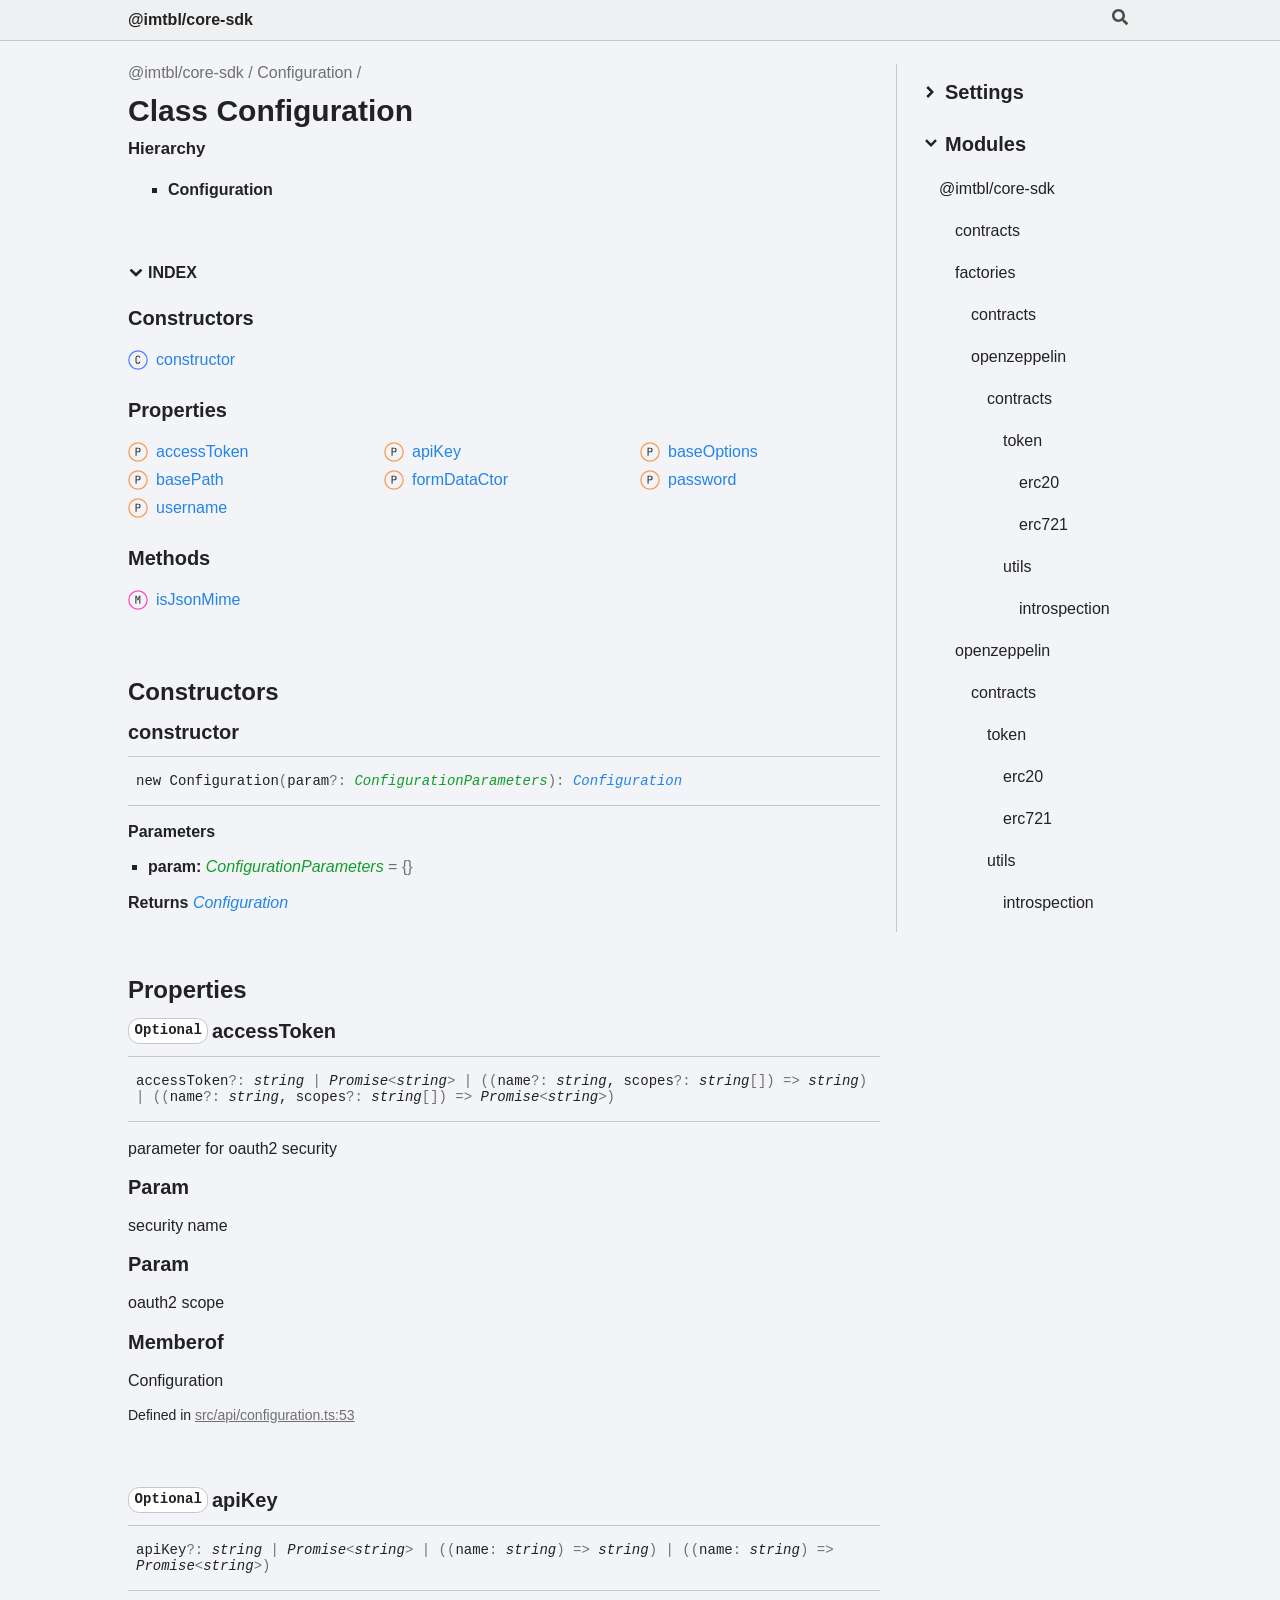
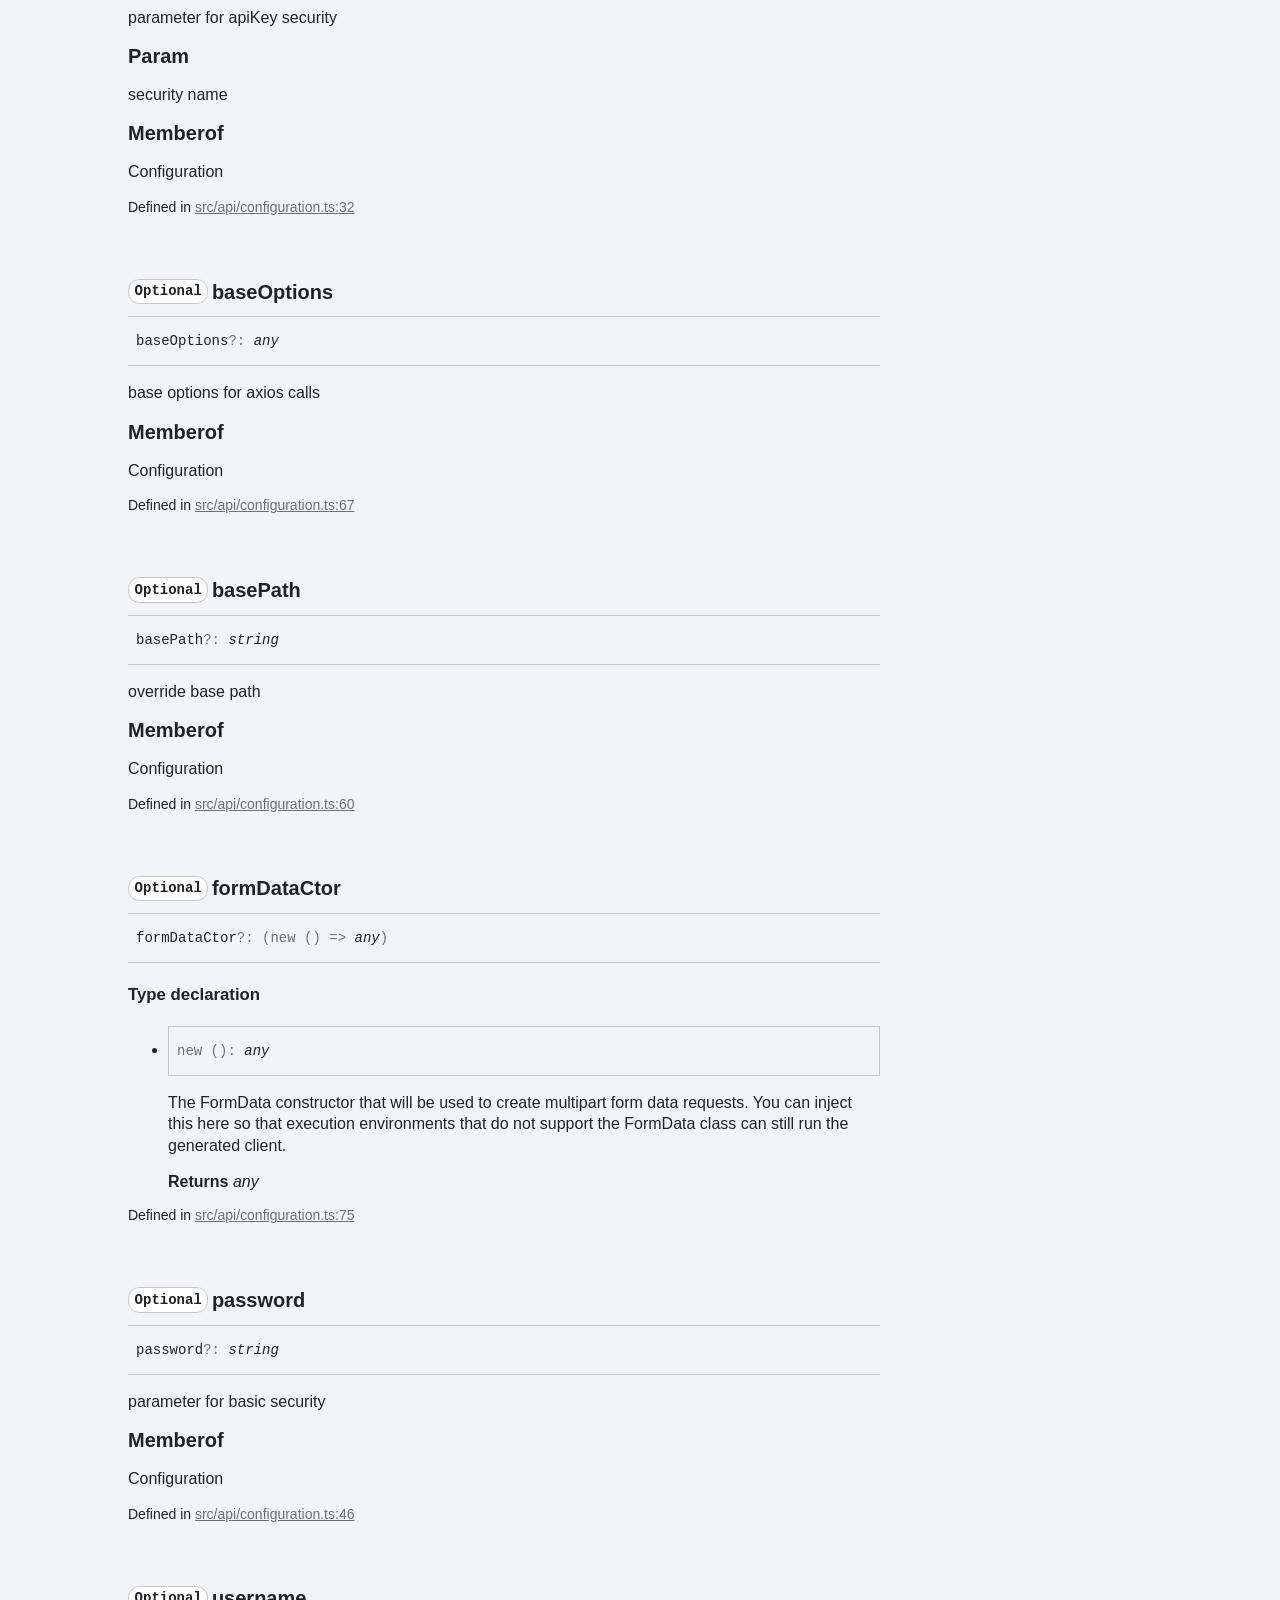
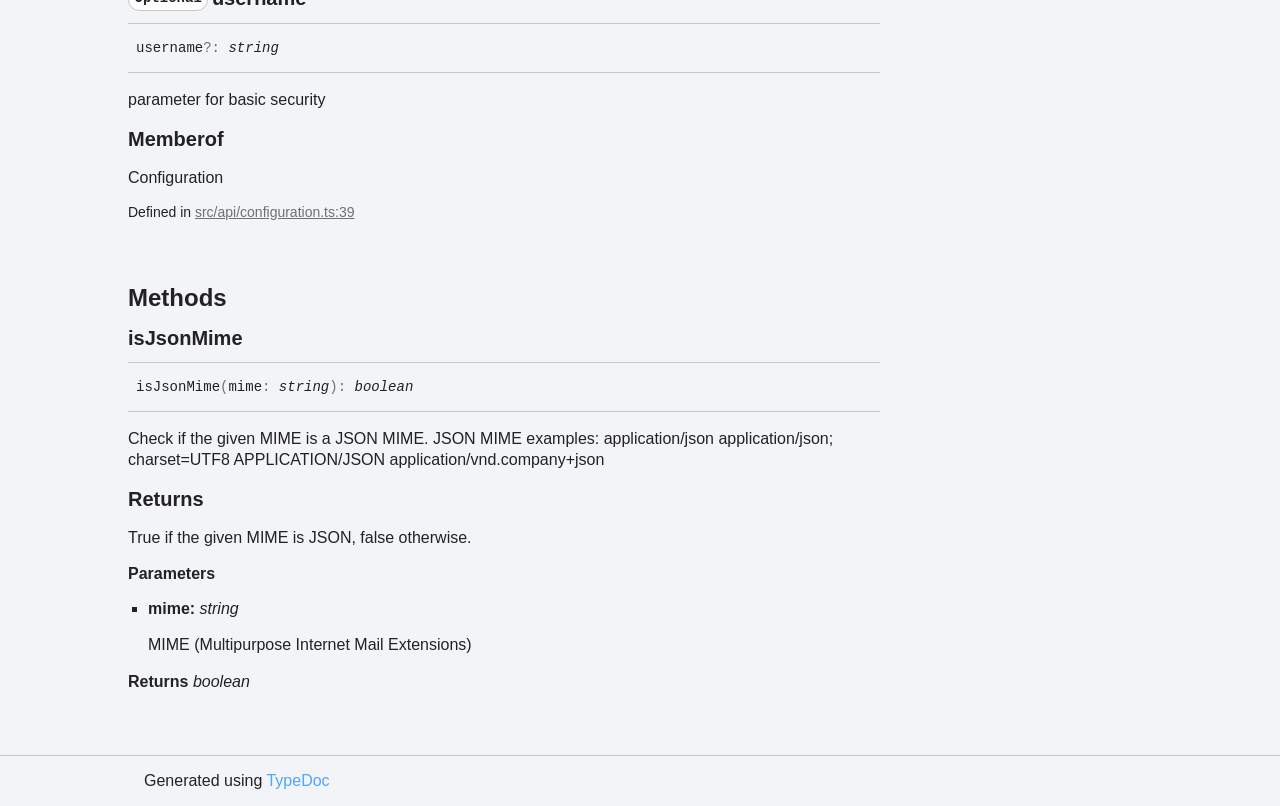
<file: api-docs/sdks-references/core-sdk-kotlin/0-1-0/classes/Configuration.html>
<!DOCTYPE html><html class="default" lang="en"><head><meta charSet="utf-8"/><meta http-equiv="x-ua-compatible" content="IE=edge"/><title>Configuration | @imtbl/core-sdk</title><meta name="description" content="Documentation for @imtbl/core-sdk"/><meta name="viewport" content="width=device-width, initial-scale=1"/><link rel="stylesheet" href="../assets/style.css"/><link rel="stylesheet" href="../assets/highlight.css"/><script async src="../assets/search.js" id="search-script"></script></head><body><script>document.documentElement.dataset.theme = localStorage.getItem("tsd-theme") || "os"</script><header class="tsd-page-toolbar">
<div class="tsd-toolbar-contents container">
<div class="table-cell" id="tsd-search" data-base="..">
<div class="field"><label for="tsd-search-field" class="tsd-widget search no-caption"><svg width="16" height="16" viewBox="0 0 16 16" fill="none"><path d="M15.7824 13.833L12.6666 10.7177C12.5259 10.5771 12.3353 10.499 12.1353 10.499H11.6259C12.4884 9.39596 13.001 8.00859 13.001 6.49937C13.001 2.90909 10.0914 0 6.50048 0C2.90959 0 0 2.90909 0 6.49937C0 10.0896 2.90959 12.9987 6.50048 12.9987C8.00996 12.9987 9.39756 12.4863 10.5008 11.6239V12.1332C10.5008 12.3332 10.5789 12.5238 10.7195 12.6644L13.8354 15.7797C14.1292 16.0734 14.6042 16.0734 14.8948 15.7797L15.7793 14.8954C16.0731 14.6017 16.0731 14.1267 15.7824 13.833ZM6.50048 10.499C4.29094 10.499 2.50018 8.71165 2.50018 6.49937C2.50018 4.29021 4.28781 2.49976 6.50048 2.49976C8.71001 2.49976 10.5008 4.28708 10.5008 6.49937C10.5008 8.70852 8.71314 10.499 6.50048 10.499Z" fill="var(--color-text)"></path></svg></label><input type="text" id="tsd-search-field" aria-label="Search"/></div>
<ul class="results">
<li class="state loading">Preparing search index...</li>
<li class="state failure">The search index is not available</li></ul><a href="../index.html" class="title">@imtbl/core-sdk</a></div>
<div class="table-cell" id="tsd-widgets"><a href="#" class="tsd-widget menu no-caption" data-toggle="menu" aria-label="Menu"><svg width="16" height="16" viewBox="0 0 16 16" fill="none"><rect x="1" y="3" width="14" height="2" fill="var(--color-text)"></rect><rect x="1" y="7" width="14" height="2" fill="var(--color-text)"></rect><rect x="1" y="11" width="14" height="2" fill="var(--color-text)"></rect></svg></a></div></div></header>
<div class="container container-main">
<div class="col-8 col-content">
<div class="tsd-page-title">
<ul class="tsd-breadcrumb">
<li><a href="../modules.html">@imtbl/core-sdk</a></li>
<li><a href="Configuration.html">Configuration</a></li></ul>
<h1>Class Configuration</h1></div>
<section class="tsd-panel tsd-hierarchy">
<h4>Hierarchy</h4>
<ul class="tsd-hierarchy">
<li><span class="target">Configuration</span></li></ul></section>
<section class="tsd-panel-group tsd-index-group">
<section class="tsd-panel tsd-index-panel">
<details class="tsd-index-content tsd-index-accordion" open><summary class="tsd-accordion-summary tsd-index-summary">
<h5 class="tsd-index-heading uppercase" role="button" aria-expanded="false" tabIndex=0><svg width="16" height="16" viewBox="0 0 16 16" fill="none"><path d="M1.5 5.50969L8 11.6609L14.5 5.50969L12.5466 3.66086L8 7.96494L3.45341 3.66086L1.5 5.50969Z" fill="var(--color-text)"></path></svg> Index</h5></summary>
<div class="tsd-accordion-details">
<section class="tsd-index-section">
<h3 class="tsd-index-heading">Constructors</h3>
<div class="tsd-index-list"><a href="Configuration.html#constructor" class="tsd-index-link tsd-kind-constructor tsd-parent-kind-class"><svg class="tsd-kind-icon" width="24" height="24" viewBox="0 0 24 24"><rect fill="var(--color-icon-background)" stroke="#4D7FFF" stroke-width="1.5" x="1" y="1" width="22" height="22" rx="12" id="icon-512-path"></rect><path d="M11.898 16.1201C11.098 16.1201 10.466 15.8961 10.002 15.4481C9.53803 15.0001 9.30603 14.3841 9.30603 13.6001V9.64012C9.30603 8.85612 9.53803 8.24012 10.002 7.79212C10.466 7.34412 11.098 7.12012 11.898 7.12012C12.682 7.12012 13.306 7.34812 13.77 7.80412C14.234 8.25212 14.466 8.86412 14.466 9.64012H13.386C13.386 9.14412 13.254 8.76412 12.99 8.50012C12.734 8.22812 12.37 8.09212 11.898 8.09212C11.426 8.09212 11.054 8.22412 10.782 8.48812C10.518 8.75212 10.386 9.13212 10.386 9.62812V13.6001C10.386 14.0961 10.518 14.4801 10.782 14.7521C11.054 15.0161 11.426 15.1481 11.898 15.1481C12.37 15.1481 12.734 15.0161 12.99 14.7521C13.254 14.4801 13.386 14.0961 13.386 13.6001H14.466C14.466 14.3761 14.234 14.9921 13.77 15.4481C13.306 15.8961 12.682 16.1201 11.898 16.1201Z" fill="var(--color-text)" id="icon-512-text"></path></svg><span>constructor</span></a>
</div></section>
<section class="tsd-index-section">
<h3 class="tsd-index-heading">Properties</h3>
<div class="tsd-index-list"><a href="Configuration.html#accessToken" class="tsd-index-link tsd-kind-property tsd-parent-kind-class"><svg class="tsd-kind-icon" width="24" height="24" viewBox="0 0 24 24"><rect fill="var(--color-icon-background)" stroke="#FF984D" stroke-width="1.5" x="1" y="1" width="22" height="22" rx="12" id="icon-1024-path"></rect><path d="M9.354 16V7.24H12.174C12.99 7.24 13.638 7.476 14.118 7.948C14.606 8.412 14.85 9.036 14.85 9.82C14.85 10.604 14.606 11.232 14.118 11.704C13.638 12.168 12.99 12.4 12.174 12.4H10.434V16H9.354ZM10.434 11.428H12.174C12.646 11.428 13.022 11.284 13.302 10.996C13.59 10.7 13.734 10.308 13.734 9.82C13.734 9.324 13.59 8.932 13.302 8.644C13.022 8.356 12.646 8.212 12.174 8.212H10.434V11.428Z" fill="var(--color-text)" id="icon-1024-text"></path></svg><span>access<wbr/>Token</span></a>
<a href="Configuration.html#apiKey" class="tsd-index-link tsd-kind-property tsd-parent-kind-class"><svg class="tsd-kind-icon" width="24" height="24" viewBox="0 0 24 24"><use href="#icon-1024-path"></use><use href="#icon-1024-text"></use></svg><span>api<wbr/>Key</span></a>
<a href="Configuration.html#baseOptions" class="tsd-index-link tsd-kind-property tsd-parent-kind-class"><svg class="tsd-kind-icon" width="24" height="24" viewBox="0 0 24 24"><use href="#icon-1024-path"></use><use href="#icon-1024-text"></use></svg><span>base<wbr/>Options</span></a>
<a href="Configuration.html#basePath" class="tsd-index-link tsd-kind-property tsd-parent-kind-class"><svg class="tsd-kind-icon" width="24" height="24" viewBox="0 0 24 24"><use href="#icon-1024-path"></use><use href="#icon-1024-text"></use></svg><span>base<wbr/>Path</span></a>
<a href="Configuration.html#formDataCtor" class="tsd-index-link tsd-kind-property tsd-parent-kind-class"><svg class="tsd-kind-icon" width="24" height="24" viewBox="0 0 24 24"><use href="#icon-1024-path"></use><use href="#icon-1024-text"></use></svg><span>form<wbr/>Data<wbr/>Ctor</span></a>
<a href="Configuration.html#password" class="tsd-index-link tsd-kind-property tsd-parent-kind-class"><svg class="tsd-kind-icon" width="24" height="24" viewBox="0 0 24 24"><use href="#icon-1024-path"></use><use href="#icon-1024-text"></use></svg><span>password</span></a>
<a href="Configuration.html#username" class="tsd-index-link tsd-kind-property tsd-parent-kind-class"><svg class="tsd-kind-icon" width="24" height="24" viewBox="0 0 24 24"><use href="#icon-1024-path"></use><use href="#icon-1024-text"></use></svg><span>username</span></a>
</div></section>
<section class="tsd-index-section">
<h3 class="tsd-index-heading">Methods</h3>
<div class="tsd-index-list"><a href="Configuration.html#isJsonMime" class="tsd-index-link tsd-kind-method tsd-parent-kind-class"><svg class="tsd-kind-icon" width="24" height="24" viewBox="0 0 24 24"><rect fill="var(--color-icon-background)" stroke="#FF4DB8" stroke-width="1.5" x="1" y="1" width="22" height="22" rx="12" id="icon-2048-path"></rect><path d="M9.162 16V7.24H10.578L11.514 10.072C11.602 10.328 11.674 10.584 11.73 10.84C11.794 11.088 11.842 11.28 11.874 11.416C11.906 11.28 11.954 11.088 12.018 10.84C12.082 10.584 12.154 10.324 12.234 10.06L13.122 7.24H14.538V16H13.482V12.82C13.482 12.468 13.49 12.068 13.506 11.62C13.53 11.172 13.558 10.716 13.59 10.252C13.622 9.78 13.654 9.332 13.686 8.908C13.726 8.476 13.762 8.1 13.794 7.78L12.366 12.16H11.334L9.894 7.78C9.934 8.092 9.97 8.456 10.002 8.872C10.042 9.28 10.078 9.716 10.11 10.18C10.142 10.636 10.166 11.092 10.182 11.548C10.206 12.004 10.218 12.428 10.218 12.82V16H9.162Z" fill="var(--color-text)" id="icon-2048-text"></path></svg><span>is<wbr/>Json<wbr/>Mime</span></a>
</div></section></div></details></section></section>
<section class="tsd-panel-group tsd-member-group">
<h2>Constructors</h2>
<section class="tsd-panel tsd-member tsd-kind-constructor tsd-parent-kind-class"><a id="constructor" class="tsd-anchor"></a>
<h3 class="tsd-anchor-link"><span>constructor</span><a href="#constructor" aria-label="Permalink" class="tsd-anchor-icon"><svg class="icon icon-tabler icon-tabler-link" viewBox="0 0 24 24" stroke-width="2" stroke="currentColor" fill="none" stroke-linecap="round" stroke-linejoin="round"><path stroke="none" d="M0 0h24v24H0z" fill="none" id="icon-anchor-a"></path><path d="M10 14a3.5 3.5 0 0 0 5 0l4 -4a3.5 3.5 0 0 0 -5 -5l-.5 .5" id="icon-anchor-b"></path><path d="M14 10a3.5 3.5 0 0 0 -5 0l-4 4a3.5 3.5 0 0 0 5 5l.5 -.5" id="icon-anchor-c"></path></svg></a></h3>
<ul class="tsd-signatures tsd-kind-constructor tsd-parent-kind-class">
<li class="tsd-signature" id="constructor.new_Configuration">new <wbr/>Configuration<span class="tsd-signature-symbol">(</span>param<span class="tsd-signature-symbol">?: </span><a href="../interfaces/ConfigurationParameters.html" class="tsd-signature-type" data-tsd-kind="Interface">ConfigurationParameters</a><span class="tsd-signature-symbol">)</span><span class="tsd-signature-symbol">: </span><a href="Configuration.html" class="tsd-signature-type" data-tsd-kind="Class">Configuration</a></li></ul>
<ul class="tsd-descriptions">
<li class="tsd-description">
<div class="tsd-parameters">
<h4 class="tsd-parameters-title">Parameters</h4>
<ul class="tsd-parameter-list">
<li>
<h5>param: <a href="../interfaces/ConfigurationParameters.html" class="tsd-signature-type" data-tsd-kind="Interface">ConfigurationParameters</a><span class="tsd-signature-symbol"> = {}</span></h5></li></ul></div>
<h4 class="tsd-returns-title">Returns <a href="Configuration.html" class="tsd-signature-type" data-tsd-kind="Class">Configuration</a></h4></li></ul></section></section>
<section class="tsd-panel-group tsd-member-group">
<h2>Properties</h2>
<section class="tsd-panel tsd-member tsd-kind-property tsd-parent-kind-class"><a id="accessToken" class="tsd-anchor"></a>
<h3 class="tsd-anchor-link"><code class="tsd-tag ts-flagOptional">Optional</code> <span>access<wbr/>Token</span><a href="#accessToken" aria-label="Permalink" class="tsd-anchor-icon"><svg class="icon icon-tabler icon-tabler-link" viewBox="0 0 24 24" stroke-width="2" stroke="currentColor" fill="none" stroke-linecap="round" stroke-linejoin="round"><use href="#icon-anchor-a"></use><use href="#icon-anchor-b"></use><use href="#icon-anchor-c"></use></svg></a></h3>
<div class="tsd-signature">access<wbr/>Token<span class="tsd-signature-symbol">?:</span> <span class="tsd-signature-type">string</span><span class="tsd-signature-symbol"> | </span><span class="tsd-signature-type">Promise</span><span class="tsd-signature-symbol">&lt;</span><span class="tsd-signature-type">string</span><span class="tsd-signature-symbol">&gt;</span><span class="tsd-signature-symbol"> | </span><span class="tsd-signature-symbol">(</span><span class="tsd-signature-symbol">(</span>name<span class="tsd-signature-symbol">?: </span><span class="tsd-signature-type">string</span>, scopes<span class="tsd-signature-symbol">?: </span><span class="tsd-signature-type">string</span><span class="tsd-signature-symbol">[]</span><span class="tsd-signature-symbol">)</span><span class="tsd-signature-symbol"> =&gt; </span><span class="tsd-signature-type">string</span><span class="tsd-signature-symbol">)</span><span class="tsd-signature-symbol"> | </span><span class="tsd-signature-symbol">(</span><span class="tsd-signature-symbol">(</span>name<span class="tsd-signature-symbol">?: </span><span class="tsd-signature-type">string</span>, scopes<span class="tsd-signature-symbol">?: </span><span class="tsd-signature-type">string</span><span class="tsd-signature-symbol">[]</span><span class="tsd-signature-symbol">)</span><span class="tsd-signature-symbol"> =&gt; </span><span class="tsd-signature-type">Promise</span><span class="tsd-signature-symbol">&lt;</span><span class="tsd-signature-type">string</span><span class="tsd-signature-symbol">&gt;</span><span class="tsd-signature-symbol">)</span></div>
<div class="tsd-comment tsd-typography"><p>parameter for oauth2 security</p>

<h3>Param</h3><p>security name</p>

<h3>Param</h3><p>oauth2 scope</p>

<h3>Memberof</h3><p>Configuration</p>
</div><aside class="tsd-sources">
<ul>
<li>Defined in <a href="https://github.com/immutable/imx-core-sdk/blob/ea2027f/src/api/configuration.ts#L53">src/api/configuration.ts:53</a></li></ul></aside></section>
<section class="tsd-panel tsd-member tsd-kind-property tsd-parent-kind-class"><a id="apiKey" class="tsd-anchor"></a>
<h3 class="tsd-anchor-link"><code class="tsd-tag ts-flagOptional">Optional</code> <span>api<wbr/>Key</span><a href="#apiKey" aria-label="Permalink" class="tsd-anchor-icon"><svg class="icon icon-tabler icon-tabler-link" viewBox="0 0 24 24" stroke-width="2" stroke="currentColor" fill="none" stroke-linecap="round" stroke-linejoin="round"><use href="#icon-anchor-a"></use><use href="#icon-anchor-b"></use><use href="#icon-anchor-c"></use></svg></a></h3>
<div class="tsd-signature">api<wbr/>Key<span class="tsd-signature-symbol">?:</span> <span class="tsd-signature-type">string</span><span class="tsd-signature-symbol"> | </span><span class="tsd-signature-type">Promise</span><span class="tsd-signature-symbol">&lt;</span><span class="tsd-signature-type">string</span><span class="tsd-signature-symbol">&gt;</span><span class="tsd-signature-symbol"> | </span><span class="tsd-signature-symbol">(</span><span class="tsd-signature-symbol">(</span>name<span class="tsd-signature-symbol">: </span><span class="tsd-signature-type">string</span><span class="tsd-signature-symbol">)</span><span class="tsd-signature-symbol"> =&gt; </span><span class="tsd-signature-type">string</span><span class="tsd-signature-symbol">)</span><span class="tsd-signature-symbol"> | </span><span class="tsd-signature-symbol">(</span><span class="tsd-signature-symbol">(</span>name<span class="tsd-signature-symbol">: </span><span class="tsd-signature-type">string</span><span class="tsd-signature-symbol">)</span><span class="tsd-signature-symbol"> =&gt; </span><span class="tsd-signature-type">Promise</span><span class="tsd-signature-symbol">&lt;</span><span class="tsd-signature-type">string</span><span class="tsd-signature-symbol">&gt;</span><span class="tsd-signature-symbol">)</span></div>
<div class="tsd-comment tsd-typography"><p>parameter for apiKey security</p>

<h3>Param</h3><p>security name</p>

<h3>Memberof</h3><p>Configuration</p>
</div><aside class="tsd-sources">
<ul>
<li>Defined in <a href="https://github.com/immutable/imx-core-sdk/blob/ea2027f/src/api/configuration.ts#L32">src/api/configuration.ts:32</a></li></ul></aside></section>
<section class="tsd-panel tsd-member tsd-kind-property tsd-parent-kind-class"><a id="baseOptions" class="tsd-anchor"></a>
<h3 class="tsd-anchor-link"><code class="tsd-tag ts-flagOptional">Optional</code> <span>base<wbr/>Options</span><a href="#baseOptions" aria-label="Permalink" class="tsd-anchor-icon"><svg class="icon icon-tabler icon-tabler-link" viewBox="0 0 24 24" stroke-width="2" stroke="currentColor" fill="none" stroke-linecap="round" stroke-linejoin="round"><use href="#icon-anchor-a"></use><use href="#icon-anchor-b"></use><use href="#icon-anchor-c"></use></svg></a></h3>
<div class="tsd-signature">base<wbr/>Options<span class="tsd-signature-symbol">?:</span> <span class="tsd-signature-type">any</span></div>
<div class="tsd-comment tsd-typography"><p>base options for axios calls</p>

<h3>Memberof</h3><p>Configuration</p>
</div><aside class="tsd-sources">
<ul>
<li>Defined in <a href="https://github.com/immutable/imx-core-sdk/blob/ea2027f/src/api/configuration.ts#L67">src/api/configuration.ts:67</a></li></ul></aside></section>
<section class="tsd-panel tsd-member tsd-kind-property tsd-parent-kind-class"><a id="basePath" class="tsd-anchor"></a>
<h3 class="tsd-anchor-link"><code class="tsd-tag ts-flagOptional">Optional</code> <span>base<wbr/>Path</span><a href="#basePath" aria-label="Permalink" class="tsd-anchor-icon"><svg class="icon icon-tabler icon-tabler-link" viewBox="0 0 24 24" stroke-width="2" stroke="currentColor" fill="none" stroke-linecap="round" stroke-linejoin="round"><use href="#icon-anchor-a"></use><use href="#icon-anchor-b"></use><use href="#icon-anchor-c"></use></svg></a></h3>
<div class="tsd-signature">base<wbr/>Path<span class="tsd-signature-symbol">?:</span> <span class="tsd-signature-type">string</span></div>
<div class="tsd-comment tsd-typography"><p>override base path</p>

<h3>Memberof</h3><p>Configuration</p>
</div><aside class="tsd-sources">
<ul>
<li>Defined in <a href="https://github.com/immutable/imx-core-sdk/blob/ea2027f/src/api/configuration.ts#L60">src/api/configuration.ts:60</a></li></ul></aside></section>
<section class="tsd-panel tsd-member tsd-kind-property tsd-parent-kind-class"><a id="formDataCtor" class="tsd-anchor"></a>
<h3 class="tsd-anchor-link"><code class="tsd-tag ts-flagOptional">Optional</code> <span>form<wbr/>Data<wbr/>Ctor</span><a href="#formDataCtor" aria-label="Permalink" class="tsd-anchor-icon"><svg class="icon icon-tabler icon-tabler-link" viewBox="0 0 24 24" stroke-width="2" stroke="currentColor" fill="none" stroke-linecap="round" stroke-linejoin="round"><use href="#icon-anchor-a"></use><use href="#icon-anchor-b"></use><use href="#icon-anchor-c"></use></svg></a></h3>
<div class="tsd-signature">form<wbr/>Data<wbr/>Ctor<span class="tsd-signature-symbol">?:</span> <span class="tsd-signature-symbol">(</span><span class="tsd-signature-symbol">new </span><span class="tsd-signature-symbol">(</span><span class="tsd-signature-symbol">)</span><span class="tsd-signature-symbol"> =&gt; </span><span class="tsd-signature-type">any</span><span class="tsd-signature-symbol">)</span></div>
<div class="tsd-type-declaration">
<h4>Type declaration</h4>
<ul class="tsd-parameters">
<li class="tsd-parameter-signature">
<ul class="tsd-signatures tsd-kind-constructor tsd-parent-kind-class">
<li class="tsd-signature" id="__type.new_Configuration-1"><span class="tsd-signature-symbol">new </span><span class="tsd-signature-symbol">(</span><span class="tsd-signature-symbol">)</span><span class="tsd-signature-symbol">: </span><span class="tsd-signature-type">any</span></li></ul>
<ul class="tsd-descriptions">
<li class="tsd-description">
<div class="tsd-comment tsd-typography"><p>The FormData constructor that will be used to create multipart form data
requests. You can inject this here so that execution environments that
do not support the FormData class can still run the generated client.</p>
</div>
<h4 class="tsd-returns-title">Returns <span class="tsd-signature-type">any</span></h4></li></ul></li></ul></div><aside class="tsd-sources">
<ul>
<li>Defined in <a href="https://github.com/immutable/imx-core-sdk/blob/ea2027f/src/api/configuration.ts#L75">src/api/configuration.ts:75</a></li></ul></aside></section>
<section class="tsd-panel tsd-member tsd-kind-property tsd-parent-kind-class"><a id="password" class="tsd-anchor"></a>
<h3 class="tsd-anchor-link"><code class="tsd-tag ts-flagOptional">Optional</code> <span>password</span><a href="#password" aria-label="Permalink" class="tsd-anchor-icon"><svg class="icon icon-tabler icon-tabler-link" viewBox="0 0 24 24" stroke-width="2" stroke="currentColor" fill="none" stroke-linecap="round" stroke-linejoin="round"><use href="#icon-anchor-a"></use><use href="#icon-anchor-b"></use><use href="#icon-anchor-c"></use></svg></a></h3>
<div class="tsd-signature">password<span class="tsd-signature-symbol">?:</span> <span class="tsd-signature-type">string</span></div>
<div class="tsd-comment tsd-typography"><p>parameter for basic security</p>

<h3>Memberof</h3><p>Configuration</p>
</div><aside class="tsd-sources">
<ul>
<li>Defined in <a href="https://github.com/immutable/imx-core-sdk/blob/ea2027f/src/api/configuration.ts#L46">src/api/configuration.ts:46</a></li></ul></aside></section>
<section class="tsd-panel tsd-member tsd-kind-property tsd-parent-kind-class"><a id="username" class="tsd-anchor"></a>
<h3 class="tsd-anchor-link"><code class="tsd-tag ts-flagOptional">Optional</code> <span>username</span><a href="#username" aria-label="Permalink" class="tsd-anchor-icon"><svg class="icon icon-tabler icon-tabler-link" viewBox="0 0 24 24" stroke-width="2" stroke="currentColor" fill="none" stroke-linecap="round" stroke-linejoin="round"><use href="#icon-anchor-a"></use><use href="#icon-anchor-b"></use><use href="#icon-anchor-c"></use></svg></a></h3>
<div class="tsd-signature">username<span class="tsd-signature-symbol">?:</span> <span class="tsd-signature-type">string</span></div>
<div class="tsd-comment tsd-typography"><p>parameter for basic security</p>

<h3>Memberof</h3><p>Configuration</p>
</div><aside class="tsd-sources">
<ul>
<li>Defined in <a href="https://github.com/immutable/imx-core-sdk/blob/ea2027f/src/api/configuration.ts#L39">src/api/configuration.ts:39</a></li></ul></aside></section></section>
<section class="tsd-panel-group tsd-member-group">
<h2>Methods</h2>
<section class="tsd-panel tsd-member tsd-kind-method tsd-parent-kind-class"><a id="isJsonMime" class="tsd-anchor"></a>
<h3 class="tsd-anchor-link"><span>is<wbr/>Json<wbr/>Mime</span><a href="#isJsonMime" aria-label="Permalink" class="tsd-anchor-icon"><svg class="icon icon-tabler icon-tabler-link" viewBox="0 0 24 24" stroke-width="2" stroke="currentColor" fill="none" stroke-linecap="round" stroke-linejoin="round"><use href="#icon-anchor-a"></use><use href="#icon-anchor-b"></use><use href="#icon-anchor-c"></use></svg></a></h3>
<ul class="tsd-signatures tsd-kind-method tsd-parent-kind-class">
<li class="tsd-signature" id="isJsonMime.isJsonMime-1">is<wbr/>Json<wbr/>Mime<span class="tsd-signature-symbol">(</span>mime<span class="tsd-signature-symbol">: </span><span class="tsd-signature-type">string</span><span class="tsd-signature-symbol">)</span><span class="tsd-signature-symbol">: </span><span class="tsd-signature-type">boolean</span></li></ul>
<ul class="tsd-descriptions">
<li class="tsd-description">
<div class="tsd-comment tsd-typography"><p>Check if the given MIME is a JSON MIME.
JSON MIME examples:
  application/json
  application/json; charset=UTF8
  APPLICATION/JSON
  application/vnd.company+json</p>

<h3>Returns</h3><p>True if the given MIME is JSON, false otherwise.</p>
</div>
<div class="tsd-parameters">
<h4 class="tsd-parameters-title">Parameters</h4>
<ul class="tsd-parameter-list">
<li>
<h5>mime: <span class="tsd-signature-type">string</span></h5>
<div class="tsd-comment tsd-typography"><p>MIME (Multipurpose Internet Mail Extensions)</p>
</div></li></ul></div>
<h4 class="tsd-returns-title">Returns <span class="tsd-signature-type">boolean</span></h4></li></ul></section></section></div>
<div class="col-4 col-menu menu-sticky-wrap menu-highlight">
<div class="tsd-navigation settings">
<details class="tsd-index-accordion"><summary class="tsd-accordion-summary">
<h3><svg width="20" height="20" viewBox="0 0 24 24" fill="none"><path d="M4.93896 8.531L12 15.591L19.061 8.531L16.939 6.409L12 11.349L7.06098 6.409L4.93896 8.531Z" fill="var(--color-text)"></path></svg> Settings</h3></summary>
<div class="tsd-accordion-details">
<div class="tsd-filter-visibility">
<h4 class="uppercase">Member Visibility</h4><form>
<ul id="tsd-filter-options">
<li class="tsd-filter-item"><label class="tsd-filter-input"><input type="checkbox" id="tsd-filter-protected" name="protected"/><svg width="32" height="32" viewBox="0 0 32 32" aria-hidden="true"><rect class="tsd-checkbox-background" width="30" height="30" x="1" y="1" rx="6" fill="none"></rect><path class="tsd-checkbox-checkmark" d="M8.35422 16.8214L13.2143 21.75L24.6458 10.25" stroke="none" stroke-width="3.5" stroke-linejoin="round" fill="none"></path></svg><span>Protected</span></label></li>
<li class="tsd-filter-item"><label class="tsd-filter-input"><input type="checkbox" id="tsd-filter-private" name="private"/><svg width="32" height="32" viewBox="0 0 32 32" aria-hidden="true"><rect class="tsd-checkbox-background" width="30" height="30" x="1" y="1" rx="6" fill="none"></rect><path class="tsd-checkbox-checkmark" d="M8.35422 16.8214L13.2143 21.75L24.6458 10.25" stroke="none" stroke-width="3.5" stroke-linejoin="round" fill="none"></path></svg><span>Private</span></label></li>
<li class="tsd-filter-item"><label class="tsd-filter-input"><input type="checkbox" id="tsd-filter-inherited" name="inherited" checked/><svg width="32" height="32" viewBox="0 0 32 32" aria-hidden="true"><rect class="tsd-checkbox-background" width="30" height="30" x="1" y="1" rx="6" fill="none"></rect><path class="tsd-checkbox-checkmark" d="M8.35422 16.8214L13.2143 21.75L24.6458 10.25" stroke="none" stroke-width="3.5" stroke-linejoin="round" fill="none"></path></svg><span>Inherited</span></label></li>
<li class="tsd-filter-item"><label class="tsd-filter-input"><input type="checkbox" id="tsd-filter-external" name="external"/><svg width="32" height="32" viewBox="0 0 32 32" aria-hidden="true"><rect class="tsd-checkbox-background" width="30" height="30" x="1" y="1" rx="6" fill="none"></rect><path class="tsd-checkbox-checkmark" d="M8.35422 16.8214L13.2143 21.75L24.6458 10.25" stroke="none" stroke-width="3.5" stroke-linejoin="round" fill="none"></path></svg><span>External</span></label></li></ul></form></div>
<div class="tsd-theme-toggle">
<h4 class="uppercase">Theme</h4><select id="theme"><option value="os">OS</option><option value="light">Light</option><option value="dark">Dark</option></select></div></div></details></div>
<nav class="tsd-navigation primary">
<details class="tsd-index-accordion" open><summary class="tsd-accordion-summary">
<h3><svg width="20" height="20" viewBox="0 0 24 24" fill="none"><path d="M4.93896 8.531L12 15.591L19.061 8.531L16.939 6.409L12 11.349L7.06098 6.409L4.93896 8.531Z" fill="var(--color-text)"></path></svg> Modules</h3></summary>
<div class="tsd-accordion-details">
<ul>
<li><a href="../modules.html">@imtbl/core-<wbr/>sdk</a>
<ul>
<li class="tsd-kind-namespace"><a href="../modules/contracts.html">contracts</a></li>
<li class="tsd-kind-namespace"><a href="../modules/factories.html">factories</a>
<ul>
<li class="tsd-kind-namespace tsd-parent-kind-namespace"><a href="../modules/factories.contracts.html">contracts</a></li>
<li class="tsd-kind-namespace tsd-parent-kind-namespace"><a href="../modules/factories.openzeppelin.html">openzeppelin</a>
<ul>
<li class="tsd-kind-namespace tsd-parent-kind-namespace"><a href="../modules/factories.openzeppelin.contracts.html">contracts</a>
<ul>
<li class="tsd-kind-namespace tsd-parent-kind-namespace"><a href="../modules/factories.openzeppelin.contracts.token.html">token</a>
<ul>
<li class="tsd-kind-namespace tsd-parent-kind-namespace"><a href="../modules/factories.openzeppelin.contracts.token.erc20.html">erc20</a></li>
<li class="tsd-kind-namespace tsd-parent-kind-namespace"><a href="../modules/factories.openzeppelin.contracts.token.erc721.html">erc721</a></li></ul></li>
<li class="tsd-kind-namespace tsd-parent-kind-namespace"><a href="../modules/factories.openzeppelin.contracts.utils.html">utils</a>
<ul>
<li class="tsd-kind-namespace tsd-parent-kind-namespace"><a href="../modules/factories.openzeppelin.contracts.utils.introspection.html">introspection</a></li></ul></li></ul></li></ul></li></ul></li>
<li class="tsd-kind-namespace"><a href="../modules/openzeppelin.html">openzeppelin</a>
<ul>
<li class="tsd-kind-namespace tsd-parent-kind-namespace"><a href="../modules/openzeppelin.contracts.html">contracts</a>
<ul>
<li class="tsd-kind-namespace tsd-parent-kind-namespace"><a href="../modules/openzeppelin.contracts.token.html">token</a>
<ul>
<li class="tsd-kind-namespace tsd-parent-kind-namespace"><a href="../modules/openzeppelin.contracts.token.erc20.html">erc20</a></li>
<li class="tsd-kind-namespace tsd-parent-kind-namespace"><a href="../modules/openzeppelin.contracts.token.erc721.html">erc721</a></li></ul></li>
<li class="tsd-kind-namespace tsd-parent-kind-namespace"><a href="../modules/openzeppelin.contracts.utils.html">utils</a>
<ul>
<li class="tsd-kind-namespace tsd-parent-kind-namespace"><a href="../modules/openzeppelin.contracts.utils.introspection.html">introspection</a></li></ul></li></ul></li></ul></li></ul></li></ul></div></details></nav>
<nav class="tsd-navigation secondary menu-sticky">
<ul>
<li class="current tsd-kind-class"><a href="Configuration.html" class="tsd-index-link"><svg class="tsd-kind-icon" width="24" height="24" viewBox="0 0 24 24"><rect fill="var(--color-icon-background)" stroke="var(--color-ts-class)" stroke-width="1.5" x="1" y="1" width="22" height="22" rx="6" id="icon-128-path"></rect><path d="M11.898 16.1201C11.098 16.1201 10.466 15.8961 10.002 15.4481C9.53803 15.0001 9.30603 14.3841 9.30603 13.6001V9.64012C9.30603 8.85612 9.53803 8.24012 10.002 7.79212C10.466 7.34412 11.098 7.12012 11.898 7.12012C12.682 7.12012 13.306 7.34812 13.77 7.80412C14.234 8.25212 14.466 8.86412 14.466 9.64012H13.386C13.386 9.14412 13.254 8.76412 12.99 8.50012C12.734 8.22812 12.37 8.09212 11.898 8.09212C11.426 8.09212 11.054 8.22412 10.782 8.48812C10.518 8.75212 10.386 9.13212 10.386 9.62812V13.6001C10.386 14.0961 10.518 14.4801 10.782 14.7521C11.054 15.0161 11.426 15.1481 11.898 15.1481C12.37 15.1481 12.734 15.0161 12.99 14.7521C13.254 14.4801 13.386 14.0961 13.386 13.6001H14.466C14.466 14.3761 14.234 14.9921 13.77 15.4481C13.306 15.8961 12.682 16.1201 11.898 16.1201Z" fill="var(--color-text)" id="icon-128-text"></path></svg><span>Configuration</span></a>
<ul>
<li class="tsd-kind-constructor tsd-parent-kind-class"><a href="Configuration.html#constructor" class="tsd-index-link"><svg class="tsd-kind-icon" width="24" height="24" viewBox="0 0 24 24"><use href="#icon-512-path"></use><use href="#icon-512-text"></use></svg>constructor</a></li>
<li class="tsd-kind-property tsd-parent-kind-class"><a href="Configuration.html#accessToken" class="tsd-index-link"><svg class="tsd-kind-icon" width="24" height="24" viewBox="0 0 24 24"><use href="#icon-1024-path"></use><use href="#icon-1024-text"></use></svg>access<wbr/>Token</a></li>
<li class="tsd-kind-property tsd-parent-kind-class"><a href="Configuration.html#apiKey" class="tsd-index-link"><svg class="tsd-kind-icon" width="24" height="24" viewBox="0 0 24 24"><use href="#icon-1024-path"></use><use href="#icon-1024-text"></use></svg>api<wbr/>Key</a></li>
<li class="tsd-kind-property tsd-parent-kind-class"><a href="Configuration.html#baseOptions" class="tsd-index-link"><svg class="tsd-kind-icon" width="24" height="24" viewBox="0 0 24 24"><use href="#icon-1024-path"></use><use href="#icon-1024-text"></use></svg>base<wbr/>Options</a></li>
<li class="tsd-kind-property tsd-parent-kind-class"><a href="Configuration.html#basePath" class="tsd-index-link"><svg class="tsd-kind-icon" width="24" height="24" viewBox="0 0 24 24"><use href="#icon-1024-path"></use><use href="#icon-1024-text"></use></svg>base<wbr/>Path</a></li>
<li class="tsd-kind-property tsd-parent-kind-class"><a href="Configuration.html#formDataCtor" class="tsd-index-link"><svg class="tsd-kind-icon" width="24" height="24" viewBox="0 0 24 24"><use href="#icon-1024-path"></use><use href="#icon-1024-text"></use></svg>form<wbr/>Data<wbr/>Ctor</a></li>
<li class="tsd-kind-property tsd-parent-kind-class"><a href="Configuration.html#password" class="tsd-index-link"><svg class="tsd-kind-icon" width="24" height="24" viewBox="0 0 24 24"><use href="#icon-1024-path"></use><use href="#icon-1024-text"></use></svg>password</a></li>
<li class="tsd-kind-property tsd-parent-kind-class"><a href="Configuration.html#username" class="tsd-index-link"><svg class="tsd-kind-icon" width="24" height="24" viewBox="0 0 24 24"><use href="#icon-1024-path"></use><use href="#icon-1024-text"></use></svg>username</a></li>
<li class="tsd-kind-method tsd-parent-kind-class"><a href="Configuration.html#isJsonMime" class="tsd-index-link"><svg class="tsd-kind-icon" width="24" height="24" viewBox="0 0 24 24"><use href="#icon-2048-path"></use><use href="#icon-2048-text"></use></svg>is<wbr/>Json<wbr/>Mime</a></li></ul></li></ul></nav></div></div>
<div class="container tsd-generator">
<p>Generated using <a href="https://typedoc.org/" target="_blank">TypeDoc</a></p></div>
<div class="overlay"></div><script src="../assets/main.js"></script></body></html>
</file>
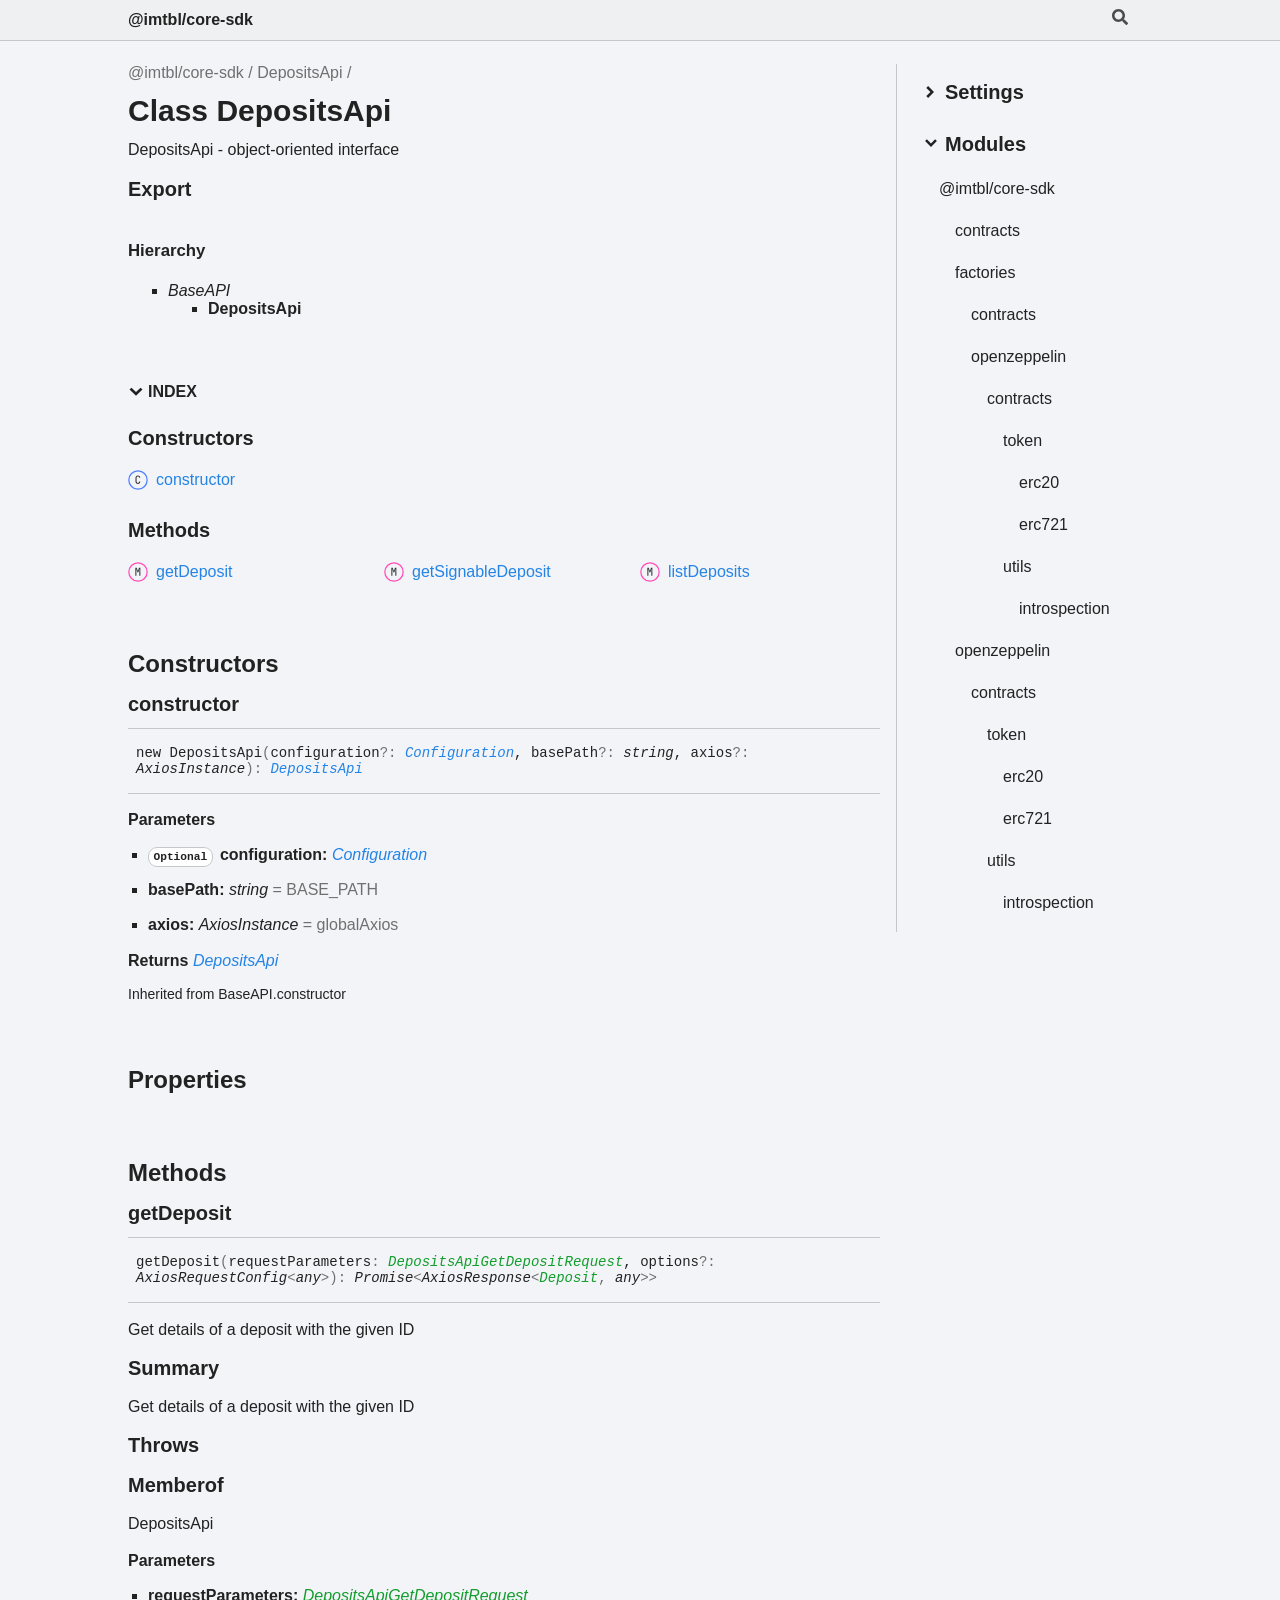
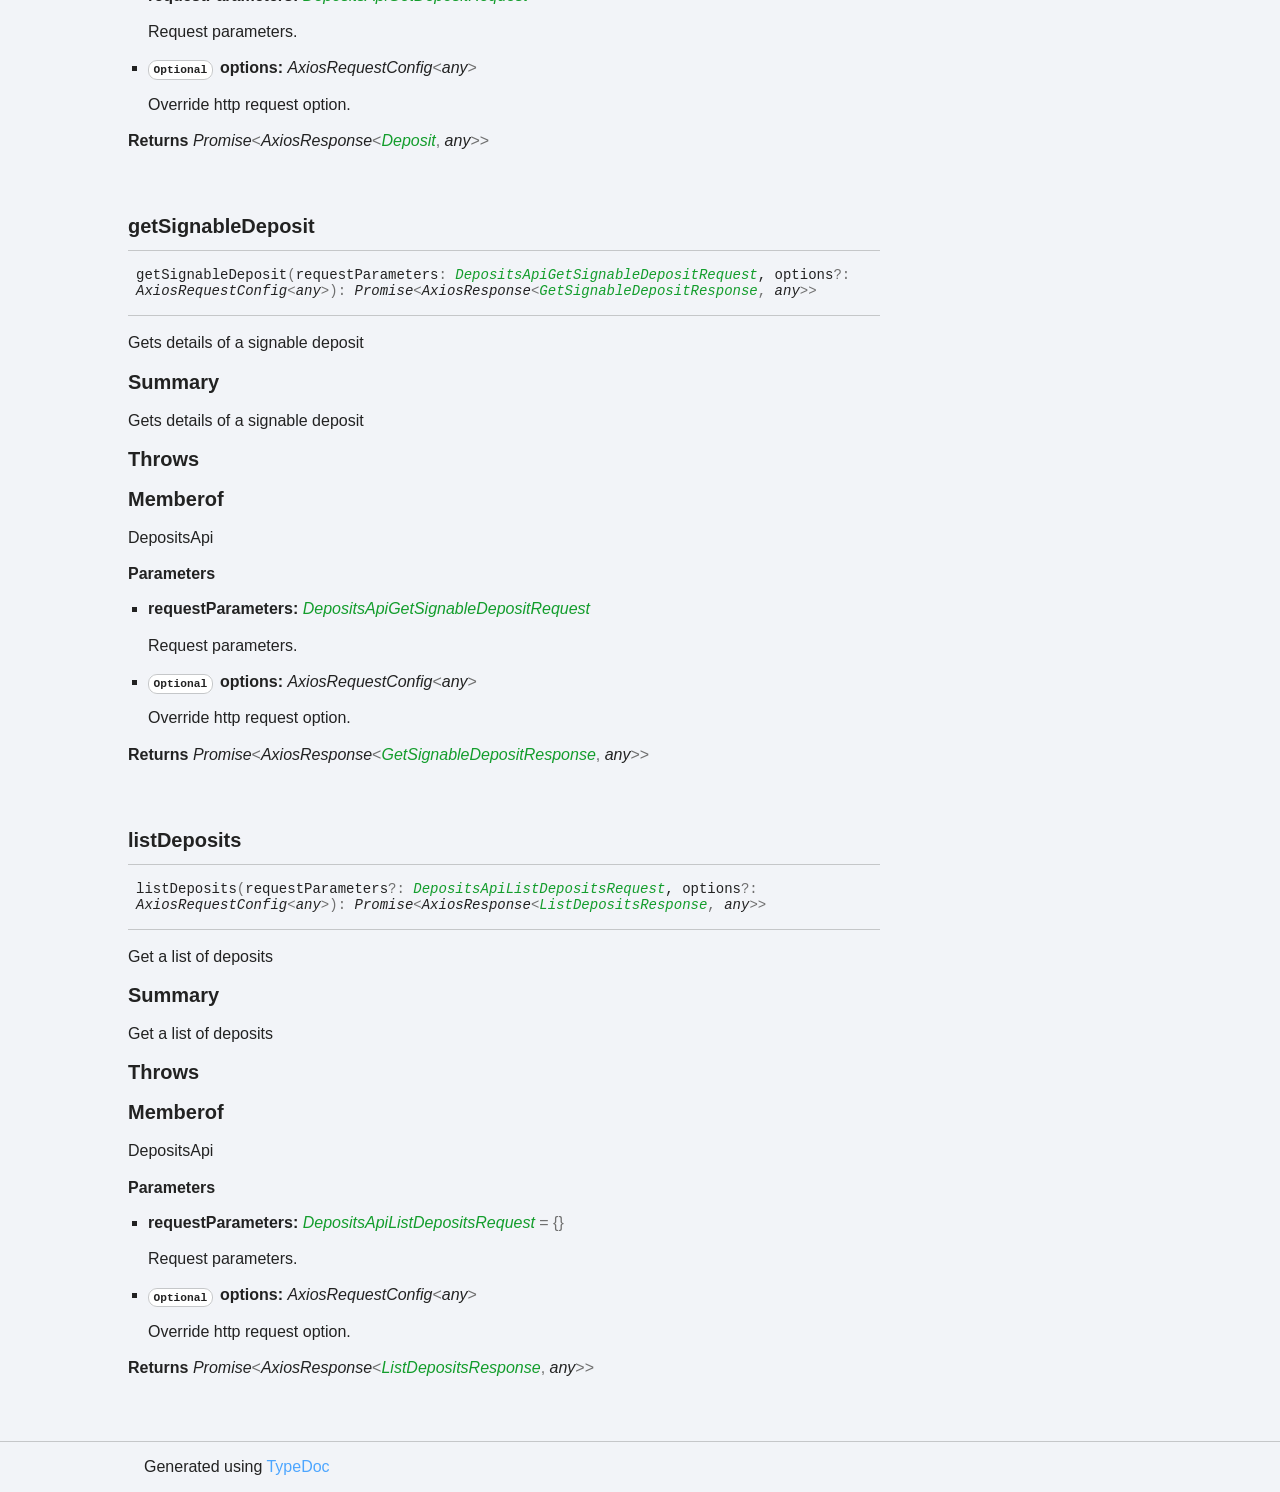
<file: api-docs/sdks-references/core-sdk-kotlin/0-1-0/classes/DepositsApi.html>
<!DOCTYPE html><html class="default" lang="en"><head><meta charSet="utf-8"/><meta http-equiv="x-ua-compatible" content="IE=edge"/><title>DepositsApi | @imtbl/core-sdk</title><meta name="description" content="Documentation for @imtbl/core-sdk"/><meta name="viewport" content="width=device-width, initial-scale=1"/><link rel="stylesheet" href="../assets/style.css"/><link rel="stylesheet" href="../assets/highlight.css"/><script async src="../assets/search.js" id="search-script"></script></head><body><script>document.documentElement.dataset.theme = localStorage.getItem("tsd-theme") || "os"</script><header class="tsd-page-toolbar">
<div class="tsd-toolbar-contents container">
<div class="table-cell" id="tsd-search" data-base="..">
<div class="field"><label for="tsd-search-field" class="tsd-widget search no-caption"><svg width="16" height="16" viewBox="0 0 16 16" fill="none"><path d="M15.7824 13.833L12.6666 10.7177C12.5259 10.5771 12.3353 10.499 12.1353 10.499H11.6259C12.4884 9.39596 13.001 8.00859 13.001 6.49937C13.001 2.90909 10.0914 0 6.50048 0C2.90959 0 0 2.90909 0 6.49937C0 10.0896 2.90959 12.9987 6.50048 12.9987C8.00996 12.9987 9.39756 12.4863 10.5008 11.6239V12.1332C10.5008 12.3332 10.5789 12.5238 10.7195 12.6644L13.8354 15.7797C14.1292 16.0734 14.6042 16.0734 14.8948 15.7797L15.7793 14.8954C16.0731 14.6017 16.0731 14.1267 15.7824 13.833ZM6.50048 10.499C4.29094 10.499 2.50018 8.71165 2.50018 6.49937C2.50018 4.29021 4.28781 2.49976 6.50048 2.49976C8.71001 2.49976 10.5008 4.28708 10.5008 6.49937C10.5008 8.70852 8.71314 10.499 6.50048 10.499Z" fill="var(--color-text)"></path></svg></label><input type="text" id="tsd-search-field" aria-label="Search"/></div>
<ul class="results">
<li class="state loading">Preparing search index...</li>
<li class="state failure">The search index is not available</li></ul><a href="../index.html" class="title">@imtbl/core-sdk</a></div>
<div class="table-cell" id="tsd-widgets"><a href="#" class="tsd-widget menu no-caption" data-toggle="menu" aria-label="Menu"><svg width="16" height="16" viewBox="0 0 16 16" fill="none"><rect x="1" y="3" width="14" height="2" fill="var(--color-text)"></rect><rect x="1" y="7" width="14" height="2" fill="var(--color-text)"></rect><rect x="1" y="11" width="14" height="2" fill="var(--color-text)"></rect></svg></a></div></div></header>
<div class="container container-main">
<div class="col-8 col-content">
<div class="tsd-page-title">
<ul class="tsd-breadcrumb">
<li><a href="../modules.html">@imtbl/core-sdk</a></li>
<li><a href="DepositsApi.html">DepositsApi</a></li></ul>
<h1>Class DepositsApi</h1></div>
<section class="tsd-panel tsd-comment">
<div class="tsd-comment tsd-typography"><p>DepositsApi - object-oriented interface</p>

<h3>Export</h3></div></section>
<section class="tsd-panel tsd-hierarchy">
<h4>Hierarchy</h4>
<ul class="tsd-hierarchy">
<li><span class="tsd-signature-type">BaseAPI</span>
<ul class="tsd-hierarchy">
<li><span class="target">DepositsApi</span></li></ul></li></ul></section>
<section class="tsd-panel-group tsd-index-group">
<section class="tsd-panel tsd-index-panel">
<details class="tsd-index-content tsd-index-accordion" open><summary class="tsd-accordion-summary tsd-index-summary">
<h5 class="tsd-index-heading uppercase" role="button" aria-expanded="false" tabIndex=0><svg width="16" height="16" viewBox="0 0 16 16" fill="none"><path d="M1.5 5.50969L8 11.6609L14.5 5.50969L12.5466 3.66086L8 7.96494L3.45341 3.66086L1.5 5.50969Z" fill="var(--color-text)"></path></svg> Index</h5></summary>
<div class="tsd-accordion-details">
<section class="tsd-index-section">
<h3 class="tsd-index-heading">Constructors</h3>
<div class="tsd-index-list"><a href="DepositsApi.html#constructor" class="tsd-index-link tsd-kind-constructor tsd-parent-kind-class tsd-is-inherited"><svg class="tsd-kind-icon" width="24" height="24" viewBox="0 0 24 24"><rect fill="var(--color-icon-background)" stroke="#4D7FFF" stroke-width="1.5" x="1" y="1" width="22" height="22" rx="12" id="icon-512-path"></rect><path d="M11.898 16.1201C11.098 16.1201 10.466 15.8961 10.002 15.4481C9.53803 15.0001 9.30603 14.3841 9.30603 13.6001V9.64012C9.30603 8.85612 9.53803 8.24012 10.002 7.79212C10.466 7.34412 11.098 7.12012 11.898 7.12012C12.682 7.12012 13.306 7.34812 13.77 7.80412C14.234 8.25212 14.466 8.86412 14.466 9.64012H13.386C13.386 9.14412 13.254 8.76412 12.99 8.50012C12.734 8.22812 12.37 8.09212 11.898 8.09212C11.426 8.09212 11.054 8.22412 10.782 8.48812C10.518 8.75212 10.386 9.13212 10.386 9.62812V13.6001C10.386 14.0961 10.518 14.4801 10.782 14.7521C11.054 15.0161 11.426 15.1481 11.898 15.1481C12.37 15.1481 12.734 15.0161 12.99 14.7521C13.254 14.4801 13.386 14.0961 13.386 13.6001H14.466C14.466 14.3761 14.234 14.9921 13.77 15.4481C13.306 15.8961 12.682 16.1201 11.898 16.1201Z" fill="var(--color-text)" id="icon-512-text"></path></svg><span>constructor</span></a>
</div></section>
<section class="tsd-index-section">
<h3 class="tsd-index-heading">Properties</h3>
<div class="tsd-index-list"><a href="DepositsApi.html#axios" class="tsd-index-link tsd-kind-property tsd-parent-kind-class tsd-is-protected tsd-is-inherited"><svg class="tsd-kind-icon" width="24" height="24" viewBox="0 0 24 24"><rect fill="var(--color-icon-background)" stroke="#FF984D" stroke-width="1.5" x="1" y="1" width="22" height="22" rx="12" id="icon-1024-path"></rect><path d="M9.354 16V7.24H12.174C12.99 7.24 13.638 7.476 14.118 7.948C14.606 8.412 14.85 9.036 14.85 9.82C14.85 10.604 14.606 11.232 14.118 11.704C13.638 12.168 12.99 12.4 12.174 12.4H10.434V16H9.354ZM10.434 11.428H12.174C12.646 11.428 13.022 11.284 13.302 10.996C13.59 10.7 13.734 10.308 13.734 9.82C13.734 9.324 13.59 8.932 13.302 8.644C13.022 8.356 12.646 8.212 12.174 8.212H10.434V11.428Z" fill="var(--color-text)" id="icon-1024-text"></path></svg><span>axios</span></a>
<a href="DepositsApi.html#basePath" class="tsd-index-link tsd-kind-property tsd-parent-kind-class tsd-is-protected tsd-is-inherited"><svg class="tsd-kind-icon" width="24" height="24" viewBox="0 0 24 24"><use href="#icon-1024-path"></use><use href="#icon-1024-text"></use></svg><span>base<wbr/>Path</span></a>
<a href="DepositsApi.html#configuration" class="tsd-index-link tsd-kind-property tsd-parent-kind-class tsd-is-protected tsd-is-inherited"><svg class="tsd-kind-icon" width="24" height="24" viewBox="0 0 24 24"><use href="#icon-1024-path"></use><use href="#icon-1024-text"></use></svg><span>configuration</span></a>
</div></section>
<section class="tsd-index-section">
<h3 class="tsd-index-heading">Methods</h3>
<div class="tsd-index-list"><a href="DepositsApi.html#getDeposit" class="tsd-index-link tsd-kind-method tsd-parent-kind-class"><svg class="tsd-kind-icon" width="24" height="24" viewBox="0 0 24 24"><rect fill="var(--color-icon-background)" stroke="#FF4DB8" stroke-width="1.5" x="1" y="1" width="22" height="22" rx="12" id="icon-2048-path"></rect><path d="M9.162 16V7.24H10.578L11.514 10.072C11.602 10.328 11.674 10.584 11.73 10.84C11.794 11.088 11.842 11.28 11.874 11.416C11.906 11.28 11.954 11.088 12.018 10.84C12.082 10.584 12.154 10.324 12.234 10.06L13.122 7.24H14.538V16H13.482V12.82C13.482 12.468 13.49 12.068 13.506 11.62C13.53 11.172 13.558 10.716 13.59 10.252C13.622 9.78 13.654 9.332 13.686 8.908C13.726 8.476 13.762 8.1 13.794 7.78L12.366 12.16H11.334L9.894 7.78C9.934 8.092 9.97 8.456 10.002 8.872C10.042 9.28 10.078 9.716 10.11 10.18C10.142 10.636 10.166 11.092 10.182 11.548C10.206 12.004 10.218 12.428 10.218 12.82V16H9.162Z" fill="var(--color-text)" id="icon-2048-text"></path></svg><span>get<wbr/>Deposit</span></a>
<a href="DepositsApi.html#getSignableDeposit" class="tsd-index-link tsd-kind-method tsd-parent-kind-class"><svg class="tsd-kind-icon" width="24" height="24" viewBox="0 0 24 24"><use href="#icon-2048-path"></use><use href="#icon-2048-text"></use></svg><span>get<wbr/>Signable<wbr/>Deposit</span></a>
<a href="DepositsApi.html#listDeposits" class="tsd-index-link tsd-kind-method tsd-parent-kind-class"><svg class="tsd-kind-icon" width="24" height="24" viewBox="0 0 24 24"><use href="#icon-2048-path"></use><use href="#icon-2048-text"></use></svg><span>list<wbr/>Deposits</span></a>
</div></section></div></details></section></section>
<section class="tsd-panel-group tsd-member-group">
<h2>Constructors</h2>
<section class="tsd-panel tsd-member tsd-kind-constructor tsd-parent-kind-class tsd-is-inherited"><a id="constructor" class="tsd-anchor"></a>
<h3 class="tsd-anchor-link"><span>constructor</span><a href="#constructor" aria-label="Permalink" class="tsd-anchor-icon"><svg class="icon icon-tabler icon-tabler-link" viewBox="0 0 24 24" stroke-width="2" stroke="currentColor" fill="none" stroke-linecap="round" stroke-linejoin="round"><path stroke="none" d="M0 0h24v24H0z" fill="none" id="icon-anchor-a"></path><path d="M10 14a3.5 3.5 0 0 0 5 0l4 -4a3.5 3.5 0 0 0 -5 -5l-.5 .5" id="icon-anchor-b"></path><path d="M14 10a3.5 3.5 0 0 0 -5 0l-4 4a3.5 3.5 0 0 0 5 5l.5 -.5" id="icon-anchor-c"></path></svg></a></h3>
<ul class="tsd-signatures tsd-kind-constructor tsd-parent-kind-class tsd-is-inherited">
<li class="tsd-signature" id="constructor.new_DepositsApi">new <wbr/>Deposits<wbr/>Api<span class="tsd-signature-symbol">(</span>configuration<span class="tsd-signature-symbol">?: </span><a href="Configuration.html" class="tsd-signature-type" data-tsd-kind="Class">Configuration</a>, basePath<span class="tsd-signature-symbol">?: </span><span class="tsd-signature-type">string</span>, axios<span class="tsd-signature-symbol">?: </span><span class="tsd-signature-type">AxiosInstance</span><span class="tsd-signature-symbol">)</span><span class="tsd-signature-symbol">: </span><a href="DepositsApi.html" class="tsd-signature-type" data-tsd-kind="Class">DepositsApi</a></li></ul>
<ul class="tsd-descriptions">
<li class="tsd-description">
<div class="tsd-parameters">
<h4 class="tsd-parameters-title">Parameters</h4>
<ul class="tsd-parameter-list">
<li>
<h5><code class="tsd-tag ts-flagOptional">Optional</code> configuration: <a href="Configuration.html" class="tsd-signature-type" data-tsd-kind="Class">Configuration</a></h5></li>
<li>
<h5>basePath: <span class="tsd-signature-type">string</span><span class="tsd-signature-symbol"> = BASE_PATH</span></h5></li>
<li>
<h5>axios: <span class="tsd-signature-type">AxiosInstance</span><span class="tsd-signature-symbol"> = globalAxios</span></h5></li></ul></div>
<h4 class="tsd-returns-title">Returns <a href="DepositsApi.html" class="tsd-signature-type" data-tsd-kind="Class">DepositsApi</a></h4><aside class="tsd-sources">
<p>Inherited from BaseAPI.constructor</p></aside></li></ul></section></section>
<section class="tsd-panel-group tsd-member-group">
<h2>Properties</h2>
<section class="tsd-panel tsd-member tsd-kind-property tsd-parent-kind-class tsd-is-protected tsd-is-inherited"><a id="axios" class="tsd-anchor"></a>
<h3 class="tsd-anchor-link"><code class="tsd-tag ts-flagProtected">Protected</code> <span>axios</span><a href="#axios" aria-label="Permalink" class="tsd-anchor-icon"><svg class="icon icon-tabler icon-tabler-link" viewBox="0 0 24 24" stroke-width="2" stroke="currentColor" fill="none" stroke-linecap="round" stroke-linejoin="round"><use href="#icon-anchor-a"></use><use href="#icon-anchor-b"></use><use href="#icon-anchor-c"></use></svg></a></h3>
<div class="tsd-signature">axios<span class="tsd-signature-symbol">:</span> <span class="tsd-signature-type">AxiosInstance</span><span class="tsd-signature-symbol"> = globalAxios</span></div><aside class="tsd-sources">
<p>Inherited from BaseAPI.axios</p>
<ul>
<li>Defined in <a href="https://github.com/immutable/imx-core-sdk/blob/ea2027f/src/api/base.ts#L52">src/api/base.ts:52</a></li></ul></aside></section>
<section class="tsd-panel tsd-member tsd-kind-property tsd-parent-kind-class tsd-is-protected tsd-is-inherited"><a id="basePath" class="tsd-anchor"></a>
<h3 class="tsd-anchor-link"><code class="tsd-tag ts-flagProtected">Protected</code> <span>base<wbr/>Path</span><a href="#basePath" aria-label="Permalink" class="tsd-anchor-icon"><svg class="icon icon-tabler icon-tabler-link" viewBox="0 0 24 24" stroke-width="2" stroke="currentColor" fill="none" stroke-linecap="round" stroke-linejoin="round"><use href="#icon-anchor-a"></use><use href="#icon-anchor-b"></use><use href="#icon-anchor-c"></use></svg></a></h3>
<div class="tsd-signature">base<wbr/>Path<span class="tsd-signature-symbol">:</span> <span class="tsd-signature-type">string</span><span class="tsd-signature-symbol"> = BASE_PATH</span></div><aside class="tsd-sources">
<p>Inherited from BaseAPI.basePath</p>
<ul>
<li>Defined in <a href="https://github.com/immutable/imx-core-sdk/blob/ea2027f/src/api/base.ts#L52">src/api/base.ts:52</a></li></ul></aside></section>
<section class="tsd-panel tsd-member tsd-kind-property tsd-parent-kind-class tsd-is-protected tsd-is-inherited"><a id="configuration" class="tsd-anchor"></a>
<h3 class="tsd-anchor-link"><code class="tsd-tag ts-flagProtected">Protected</code> <span>configuration</span><a href="#configuration" aria-label="Permalink" class="tsd-anchor-icon"><svg class="icon icon-tabler icon-tabler-link" viewBox="0 0 24 24" stroke-width="2" stroke="currentColor" fill="none" stroke-linecap="round" stroke-linejoin="round"><use href="#icon-anchor-a"></use><use href="#icon-anchor-b"></use><use href="#icon-anchor-c"></use></svg></a></h3>
<div class="tsd-signature">configuration<span class="tsd-signature-symbol">:</span> <span class="tsd-signature-type">undefined</span><span class="tsd-signature-symbol"> | </span><a href="Configuration.html" class="tsd-signature-type" data-tsd-kind="Class">Configuration</a></div><aside class="tsd-sources">
<p>Inherited from BaseAPI.configuration</p>
<ul>
<li>Defined in <a href="https://github.com/immutable/imx-core-sdk/blob/ea2027f/src/api/base.ts#L50">src/api/base.ts:50</a></li></ul></aside></section></section>
<section class="tsd-panel-group tsd-member-group">
<h2>Methods</h2>
<section class="tsd-panel tsd-member tsd-kind-method tsd-parent-kind-class"><a id="getDeposit" class="tsd-anchor"></a>
<h3 class="tsd-anchor-link"><span>get<wbr/>Deposit</span><a href="#getDeposit" aria-label="Permalink" class="tsd-anchor-icon"><svg class="icon icon-tabler icon-tabler-link" viewBox="0 0 24 24" stroke-width="2" stroke="currentColor" fill="none" stroke-linecap="round" stroke-linejoin="round"><use href="#icon-anchor-a"></use><use href="#icon-anchor-b"></use><use href="#icon-anchor-c"></use></svg></a></h3>
<ul class="tsd-signatures tsd-kind-method tsd-parent-kind-class">
<li class="tsd-signature" id="getDeposit.getDeposit-1">get<wbr/>Deposit<span class="tsd-signature-symbol">(</span>requestParameters<span class="tsd-signature-symbol">: </span><a href="../interfaces/DepositsApiGetDepositRequest.html" class="tsd-signature-type" data-tsd-kind="Interface">DepositsApiGetDepositRequest</a>, options<span class="tsd-signature-symbol">?: </span><span class="tsd-signature-type">AxiosRequestConfig</span><span class="tsd-signature-symbol">&lt;</span><span class="tsd-signature-type">any</span><span class="tsd-signature-symbol">&gt;</span><span class="tsd-signature-symbol">)</span><span class="tsd-signature-symbol">: </span><span class="tsd-signature-type">Promise</span><span class="tsd-signature-symbol">&lt;</span><span class="tsd-signature-type">AxiosResponse</span><span class="tsd-signature-symbol">&lt;</span><a href="../interfaces/Deposit.html" class="tsd-signature-type" data-tsd-kind="Interface">Deposit</a><span class="tsd-signature-symbol">, </span><span class="tsd-signature-type">any</span><span class="tsd-signature-symbol">&gt;</span><span class="tsd-signature-symbol">&gt;</span></li></ul>
<ul class="tsd-descriptions">
<li class="tsd-description">
<div class="tsd-comment tsd-typography"><p>Get details of a deposit with the given ID</p>

<h3>Summary</h3><p>Get details of a deposit with the given ID</p>

<h3>Throws</h3>
<h3>Memberof</h3><p>DepositsApi</p>
</div>
<div class="tsd-parameters">
<h4 class="tsd-parameters-title">Parameters</h4>
<ul class="tsd-parameter-list">
<li>
<h5>requestParameters: <a href="../interfaces/DepositsApiGetDepositRequest.html" class="tsd-signature-type" data-tsd-kind="Interface">DepositsApiGetDepositRequest</a></h5>
<div class="tsd-comment tsd-typography"><p>Request parameters.</p>
</div></li>
<li>
<h5><code class="tsd-tag ts-flagOptional">Optional</code> options: <span class="tsd-signature-type">AxiosRequestConfig</span><span class="tsd-signature-symbol">&lt;</span><span class="tsd-signature-type">any</span><span class="tsd-signature-symbol">&gt;</span></h5>
<div class="tsd-comment tsd-typography"><p>Override http request option.</p>
</div></li></ul></div>
<h4 class="tsd-returns-title">Returns <span class="tsd-signature-type">Promise</span><span class="tsd-signature-symbol">&lt;</span><span class="tsd-signature-type">AxiosResponse</span><span class="tsd-signature-symbol">&lt;</span><a href="../interfaces/Deposit.html" class="tsd-signature-type" data-tsd-kind="Interface">Deposit</a><span class="tsd-signature-symbol">, </span><span class="tsd-signature-type">any</span><span class="tsd-signature-symbol">&gt;</span><span class="tsd-signature-symbol">&gt;</span></h4></li></ul></section>
<section class="tsd-panel tsd-member tsd-kind-method tsd-parent-kind-class"><a id="getSignableDeposit" class="tsd-anchor"></a>
<h3 class="tsd-anchor-link"><span>get<wbr/>Signable<wbr/>Deposit</span><a href="#getSignableDeposit" aria-label="Permalink" class="tsd-anchor-icon"><svg class="icon icon-tabler icon-tabler-link" viewBox="0 0 24 24" stroke-width="2" stroke="currentColor" fill="none" stroke-linecap="round" stroke-linejoin="round"><use href="#icon-anchor-a"></use><use href="#icon-anchor-b"></use><use href="#icon-anchor-c"></use></svg></a></h3>
<ul class="tsd-signatures tsd-kind-method tsd-parent-kind-class">
<li class="tsd-signature" id="getSignableDeposit.getSignableDeposit-1">get<wbr/>Signable<wbr/>Deposit<span class="tsd-signature-symbol">(</span>requestParameters<span class="tsd-signature-symbol">: </span><a href="../interfaces/DepositsApiGetSignableDepositRequest.html" class="tsd-signature-type" data-tsd-kind="Interface">DepositsApiGetSignableDepositRequest</a>, options<span class="tsd-signature-symbol">?: </span><span class="tsd-signature-type">AxiosRequestConfig</span><span class="tsd-signature-symbol">&lt;</span><span class="tsd-signature-type">any</span><span class="tsd-signature-symbol">&gt;</span><span class="tsd-signature-symbol">)</span><span class="tsd-signature-symbol">: </span><span class="tsd-signature-type">Promise</span><span class="tsd-signature-symbol">&lt;</span><span class="tsd-signature-type">AxiosResponse</span><span class="tsd-signature-symbol">&lt;</span><a href="../interfaces/GetSignableDepositResponse.html" class="tsd-signature-type" data-tsd-kind="Interface">GetSignableDepositResponse</a><span class="tsd-signature-symbol">, </span><span class="tsd-signature-type">any</span><span class="tsd-signature-symbol">&gt;</span><span class="tsd-signature-symbol">&gt;</span></li></ul>
<ul class="tsd-descriptions">
<li class="tsd-description">
<div class="tsd-comment tsd-typography"><p>Gets details of a signable deposit</p>

<h3>Summary</h3><p>Gets details of a signable deposit</p>

<h3>Throws</h3>
<h3>Memberof</h3><p>DepositsApi</p>
</div>
<div class="tsd-parameters">
<h4 class="tsd-parameters-title">Parameters</h4>
<ul class="tsd-parameter-list">
<li>
<h5>requestParameters: <a href="../interfaces/DepositsApiGetSignableDepositRequest.html" class="tsd-signature-type" data-tsd-kind="Interface">DepositsApiGetSignableDepositRequest</a></h5>
<div class="tsd-comment tsd-typography"><p>Request parameters.</p>
</div></li>
<li>
<h5><code class="tsd-tag ts-flagOptional">Optional</code> options: <span class="tsd-signature-type">AxiosRequestConfig</span><span class="tsd-signature-symbol">&lt;</span><span class="tsd-signature-type">any</span><span class="tsd-signature-symbol">&gt;</span></h5>
<div class="tsd-comment tsd-typography"><p>Override http request option.</p>
</div></li></ul></div>
<h4 class="tsd-returns-title">Returns <span class="tsd-signature-type">Promise</span><span class="tsd-signature-symbol">&lt;</span><span class="tsd-signature-type">AxiosResponse</span><span class="tsd-signature-symbol">&lt;</span><a href="../interfaces/GetSignableDepositResponse.html" class="tsd-signature-type" data-tsd-kind="Interface">GetSignableDepositResponse</a><span class="tsd-signature-symbol">, </span><span class="tsd-signature-type">any</span><span class="tsd-signature-symbol">&gt;</span><span class="tsd-signature-symbol">&gt;</span></h4></li></ul></section>
<section class="tsd-panel tsd-member tsd-kind-method tsd-parent-kind-class"><a id="listDeposits" class="tsd-anchor"></a>
<h3 class="tsd-anchor-link"><span>list<wbr/>Deposits</span><a href="#listDeposits" aria-label="Permalink" class="tsd-anchor-icon"><svg class="icon icon-tabler icon-tabler-link" viewBox="0 0 24 24" stroke-width="2" stroke="currentColor" fill="none" stroke-linecap="round" stroke-linejoin="round"><use href="#icon-anchor-a"></use><use href="#icon-anchor-b"></use><use href="#icon-anchor-c"></use></svg></a></h3>
<ul class="tsd-signatures tsd-kind-method tsd-parent-kind-class">
<li class="tsd-signature" id="listDeposits.listDeposits-1">list<wbr/>Deposits<span class="tsd-signature-symbol">(</span>requestParameters<span class="tsd-signature-symbol">?: </span><a href="../interfaces/DepositsApiListDepositsRequest.html" class="tsd-signature-type" data-tsd-kind="Interface">DepositsApiListDepositsRequest</a>, options<span class="tsd-signature-symbol">?: </span><span class="tsd-signature-type">AxiosRequestConfig</span><span class="tsd-signature-symbol">&lt;</span><span class="tsd-signature-type">any</span><span class="tsd-signature-symbol">&gt;</span><span class="tsd-signature-symbol">)</span><span class="tsd-signature-symbol">: </span><span class="tsd-signature-type">Promise</span><span class="tsd-signature-symbol">&lt;</span><span class="tsd-signature-type">AxiosResponse</span><span class="tsd-signature-symbol">&lt;</span><a href="../interfaces/ListDepositsResponse.html" class="tsd-signature-type" data-tsd-kind="Interface">ListDepositsResponse</a><span class="tsd-signature-symbol">, </span><span class="tsd-signature-type">any</span><span class="tsd-signature-symbol">&gt;</span><span class="tsd-signature-symbol">&gt;</span></li></ul>
<ul class="tsd-descriptions">
<li class="tsd-description">
<div class="tsd-comment tsd-typography"><p>Get a list of deposits</p>

<h3>Summary</h3><p>Get a list of deposits</p>

<h3>Throws</h3>
<h3>Memberof</h3><p>DepositsApi</p>
</div>
<div class="tsd-parameters">
<h4 class="tsd-parameters-title">Parameters</h4>
<ul class="tsd-parameter-list">
<li>
<h5>requestParameters: <a href="../interfaces/DepositsApiListDepositsRequest.html" class="tsd-signature-type" data-tsd-kind="Interface">DepositsApiListDepositsRequest</a><span class="tsd-signature-symbol"> = {}</span></h5>
<div class="tsd-comment tsd-typography"><p>Request parameters.</p>
</div></li>
<li>
<h5><code class="tsd-tag ts-flagOptional">Optional</code> options: <span class="tsd-signature-type">AxiosRequestConfig</span><span class="tsd-signature-symbol">&lt;</span><span class="tsd-signature-type">any</span><span class="tsd-signature-symbol">&gt;</span></h5>
<div class="tsd-comment tsd-typography"><p>Override http request option.</p>
</div></li></ul></div>
<h4 class="tsd-returns-title">Returns <span class="tsd-signature-type">Promise</span><span class="tsd-signature-symbol">&lt;</span><span class="tsd-signature-type">AxiosResponse</span><span class="tsd-signature-symbol">&lt;</span><a href="../interfaces/ListDepositsResponse.html" class="tsd-signature-type" data-tsd-kind="Interface">ListDepositsResponse</a><span class="tsd-signature-symbol">, </span><span class="tsd-signature-type">any</span><span class="tsd-signature-symbol">&gt;</span><span class="tsd-signature-symbol">&gt;</span></h4></li></ul></section></section></div>
<div class="col-4 col-menu menu-sticky-wrap menu-highlight">
<div class="tsd-navigation settings">
<details class="tsd-index-accordion"><summary class="tsd-accordion-summary">
<h3><svg width="20" height="20" viewBox="0 0 24 24" fill="none"><path d="M4.93896 8.531L12 15.591L19.061 8.531L16.939 6.409L12 11.349L7.06098 6.409L4.93896 8.531Z" fill="var(--color-text)"></path></svg> Settings</h3></summary>
<div class="tsd-accordion-details">
<div class="tsd-filter-visibility">
<h4 class="uppercase">Member Visibility</h4><form>
<ul id="tsd-filter-options">
<li class="tsd-filter-item"><label class="tsd-filter-input"><input type="checkbox" id="tsd-filter-protected" name="protected"/><svg width="32" height="32" viewBox="0 0 32 32" aria-hidden="true"><rect class="tsd-checkbox-background" width="30" height="30" x="1" y="1" rx="6" fill="none"></rect><path class="tsd-checkbox-checkmark" d="M8.35422 16.8214L13.2143 21.75L24.6458 10.25" stroke="none" stroke-width="3.5" stroke-linejoin="round" fill="none"></path></svg><span>Protected</span></label></li>
<li class="tsd-filter-item"><label class="tsd-filter-input"><input type="checkbox" id="tsd-filter-private" name="private"/><svg width="32" height="32" viewBox="0 0 32 32" aria-hidden="true"><rect class="tsd-checkbox-background" width="30" height="30" x="1" y="1" rx="6" fill="none"></rect><path class="tsd-checkbox-checkmark" d="M8.35422 16.8214L13.2143 21.75L24.6458 10.25" stroke="none" stroke-width="3.5" stroke-linejoin="round" fill="none"></path></svg><span>Private</span></label></li>
<li class="tsd-filter-item"><label class="tsd-filter-input"><input type="checkbox" id="tsd-filter-inherited" name="inherited" checked/><svg width="32" height="32" viewBox="0 0 32 32" aria-hidden="true"><rect class="tsd-checkbox-background" width="30" height="30" x="1" y="1" rx="6" fill="none"></rect><path class="tsd-checkbox-checkmark" d="M8.35422 16.8214L13.2143 21.75L24.6458 10.25" stroke="none" stroke-width="3.5" stroke-linejoin="round" fill="none"></path></svg><span>Inherited</span></label></li>
<li class="tsd-filter-item"><label class="tsd-filter-input"><input type="checkbox" id="tsd-filter-external" name="external"/><svg width="32" height="32" viewBox="0 0 32 32" aria-hidden="true"><rect class="tsd-checkbox-background" width="30" height="30" x="1" y="1" rx="6" fill="none"></rect><path class="tsd-checkbox-checkmark" d="M8.35422 16.8214L13.2143 21.75L24.6458 10.25" stroke="none" stroke-width="3.5" stroke-linejoin="round" fill="none"></path></svg><span>External</span></label></li></ul></form></div>
<div class="tsd-theme-toggle">
<h4 class="uppercase">Theme</h4><select id="theme"><option value="os">OS</option><option value="light">Light</option><option value="dark">Dark</option></select></div></div></details></div>
<nav class="tsd-navigation primary">
<details class="tsd-index-accordion" open><summary class="tsd-accordion-summary">
<h3><svg width="20" height="20" viewBox="0 0 24 24" fill="none"><path d="M4.93896 8.531L12 15.591L19.061 8.531L16.939 6.409L12 11.349L7.06098 6.409L4.93896 8.531Z" fill="var(--color-text)"></path></svg> Modules</h3></summary>
<div class="tsd-accordion-details">
<ul>
<li><a href="../modules.html">@imtbl/core-<wbr/>sdk</a>
<ul>
<li class="tsd-kind-namespace"><a href="../modules/contracts.html">contracts</a></li>
<li class="tsd-kind-namespace"><a href="../modules/factories.html">factories</a>
<ul>
<li class="tsd-kind-namespace tsd-parent-kind-namespace"><a href="../modules/factories.contracts.html">contracts</a></li>
<li class="tsd-kind-namespace tsd-parent-kind-namespace"><a href="../modules/factories.openzeppelin.html">openzeppelin</a>
<ul>
<li class="tsd-kind-namespace tsd-parent-kind-namespace"><a href="../modules/factories.openzeppelin.contracts.html">contracts</a>
<ul>
<li class="tsd-kind-namespace tsd-parent-kind-namespace"><a href="../modules/factories.openzeppelin.contracts.token.html">token</a>
<ul>
<li class="tsd-kind-namespace tsd-parent-kind-namespace"><a href="../modules/factories.openzeppelin.contracts.token.erc20.html">erc20</a></li>
<li class="tsd-kind-namespace tsd-parent-kind-namespace"><a href="../modules/factories.openzeppelin.contracts.token.erc721.html">erc721</a></li></ul></li>
<li class="tsd-kind-namespace tsd-parent-kind-namespace"><a href="../modules/factories.openzeppelin.contracts.utils.html">utils</a>
<ul>
<li class="tsd-kind-namespace tsd-parent-kind-namespace"><a href="../modules/factories.openzeppelin.contracts.utils.introspection.html">introspection</a></li></ul></li></ul></li></ul></li></ul></li>
<li class="tsd-kind-namespace"><a href="../modules/openzeppelin.html">openzeppelin</a>
<ul>
<li class="tsd-kind-namespace tsd-parent-kind-namespace"><a href="../modules/openzeppelin.contracts.html">contracts</a>
<ul>
<li class="tsd-kind-namespace tsd-parent-kind-namespace"><a href="../modules/openzeppelin.contracts.token.html">token</a>
<ul>
<li class="tsd-kind-namespace tsd-parent-kind-namespace"><a href="../modules/openzeppelin.contracts.token.erc20.html">erc20</a></li>
<li class="tsd-kind-namespace tsd-parent-kind-namespace"><a href="../modules/openzeppelin.contracts.token.erc721.html">erc721</a></li></ul></li>
<li class="tsd-kind-namespace tsd-parent-kind-namespace"><a href="../modules/openzeppelin.contracts.utils.html">utils</a>
<ul>
<li class="tsd-kind-namespace tsd-parent-kind-namespace"><a href="../modules/openzeppelin.contracts.utils.introspection.html">introspection</a></li></ul></li></ul></li></ul></li></ul></li></ul></div></details></nav>
<nav class="tsd-navigation secondary menu-sticky">
<ul>
<li class="current tsd-kind-class"><a href="DepositsApi.html" class="tsd-index-link"><svg class="tsd-kind-icon" width="24" height="24" viewBox="0 0 24 24"><rect fill="var(--color-icon-background)" stroke="var(--color-ts-class)" stroke-width="1.5" x="1" y="1" width="22" height="22" rx="6" id="icon-128-path"></rect><path d="M11.898 16.1201C11.098 16.1201 10.466 15.8961 10.002 15.4481C9.53803 15.0001 9.30603 14.3841 9.30603 13.6001V9.64012C9.30603 8.85612 9.53803 8.24012 10.002 7.79212C10.466 7.34412 11.098 7.12012 11.898 7.12012C12.682 7.12012 13.306 7.34812 13.77 7.80412C14.234 8.25212 14.466 8.86412 14.466 9.64012H13.386C13.386 9.14412 13.254 8.76412 12.99 8.50012C12.734 8.22812 12.37 8.09212 11.898 8.09212C11.426 8.09212 11.054 8.22412 10.782 8.48812C10.518 8.75212 10.386 9.13212 10.386 9.62812V13.6001C10.386 14.0961 10.518 14.4801 10.782 14.7521C11.054 15.0161 11.426 15.1481 11.898 15.1481C12.37 15.1481 12.734 15.0161 12.99 14.7521C13.254 14.4801 13.386 14.0961 13.386 13.6001H14.466C14.466 14.3761 14.234 14.9921 13.77 15.4481C13.306 15.8961 12.682 16.1201 11.898 16.1201Z" fill="var(--color-text)" id="icon-128-text"></path></svg><span>Deposits<wbr/>Api</span></a>
<ul>
<li class="tsd-kind-constructor tsd-parent-kind-class tsd-is-inherited"><a href="DepositsApi.html#constructor" class="tsd-index-link"><svg class="tsd-kind-icon" width="24" height="24" viewBox="0 0 24 24"><use href="#icon-512-path"></use><use href="#icon-512-text"></use></svg>constructor</a></li>
<li class="tsd-kind-property tsd-parent-kind-class tsd-is-protected tsd-is-inherited"><a href="DepositsApi.html#axios" class="tsd-index-link"><svg class="tsd-kind-icon" width="24" height="24" viewBox="0 0 24 24"><use href="#icon-1024-path"></use><use href="#icon-1024-text"></use></svg>axios</a></li>
<li class="tsd-kind-property tsd-parent-kind-class tsd-is-protected tsd-is-inherited"><a href="DepositsApi.html#basePath" class="tsd-index-link"><svg class="tsd-kind-icon" width="24" height="24" viewBox="0 0 24 24"><use href="#icon-1024-path"></use><use href="#icon-1024-text"></use></svg>base<wbr/>Path</a></li>
<li class="tsd-kind-property tsd-parent-kind-class tsd-is-protected tsd-is-inherited"><a href="DepositsApi.html#configuration" class="tsd-index-link"><svg class="tsd-kind-icon" width="24" height="24" viewBox="0 0 24 24"><use href="#icon-1024-path"></use><use href="#icon-1024-text"></use></svg>configuration</a></li>
<li class="tsd-kind-method tsd-parent-kind-class"><a href="DepositsApi.html#getDeposit" class="tsd-index-link"><svg class="tsd-kind-icon" width="24" height="24" viewBox="0 0 24 24"><use href="#icon-2048-path"></use><use href="#icon-2048-text"></use></svg>get<wbr/>Deposit</a></li>
<li class="tsd-kind-method tsd-parent-kind-class"><a href="DepositsApi.html#getSignableDeposit" class="tsd-index-link"><svg class="tsd-kind-icon" width="24" height="24" viewBox="0 0 24 24"><use href="#icon-2048-path"></use><use href="#icon-2048-text"></use></svg>get<wbr/>Signable<wbr/>Deposit</a></li>
<li class="tsd-kind-method tsd-parent-kind-class"><a href="DepositsApi.html#listDeposits" class="tsd-index-link"><svg class="tsd-kind-icon" width="24" height="24" viewBox="0 0 24 24"><use href="#icon-2048-path"></use><use href="#icon-2048-text"></use></svg>list<wbr/>Deposits</a></li></ul></li></ul></nav></div></div>
<div class="container tsd-generator">
<p>Generated using <a href="https://typedoc.org/" target="_blank">TypeDoc</a></p></div>
<div class="overlay"></div><script src="../assets/main.js"></script></body></html>
</file>
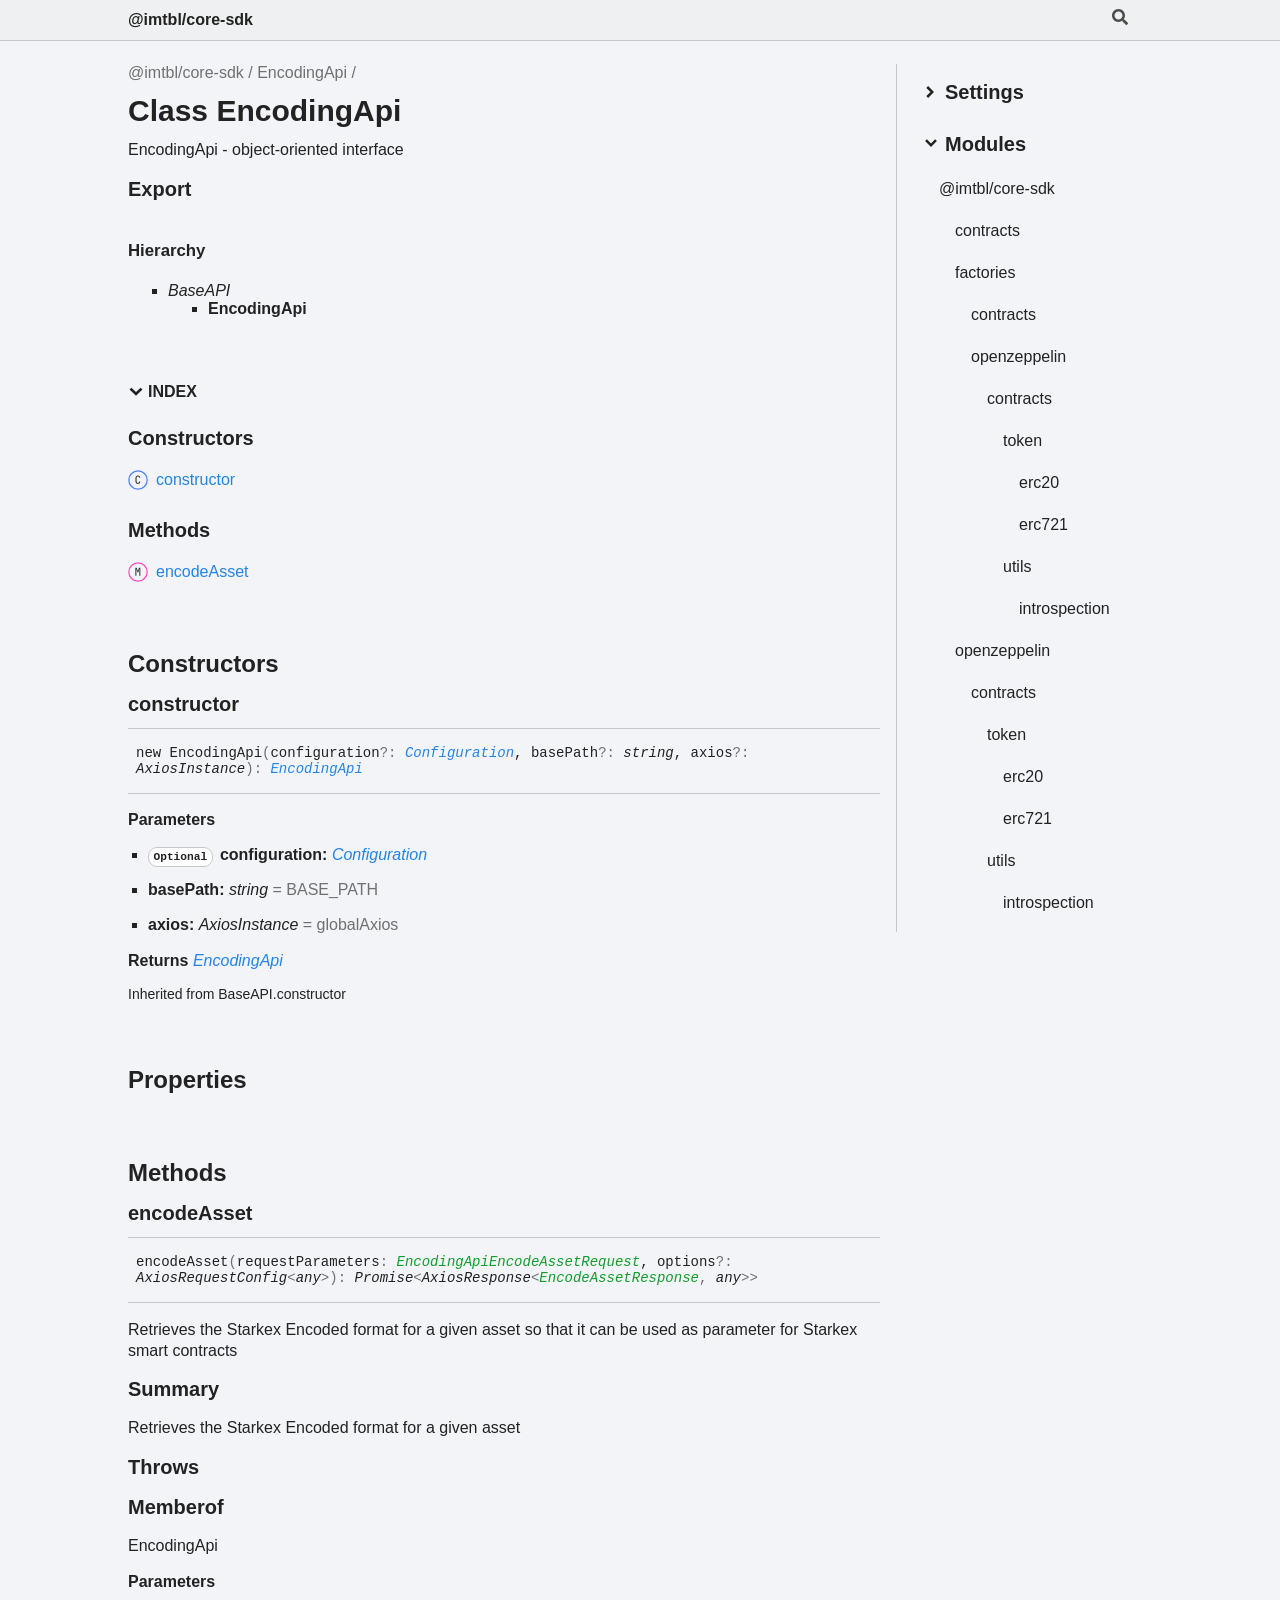
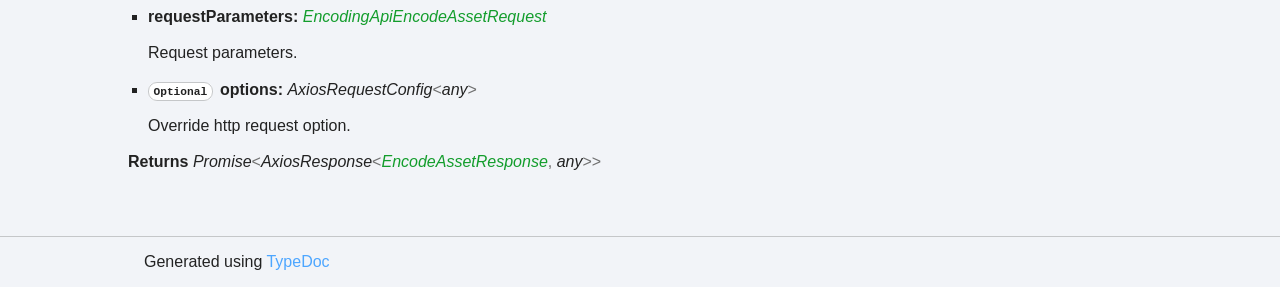
<file: api-docs/sdks-references/core-sdk-kotlin/0-1-0/classes/EncodingApi.html>
<!DOCTYPE html><html class="default" lang="en"><head><meta charSet="utf-8"/><meta http-equiv="x-ua-compatible" content="IE=edge"/><title>EncodingApi | @imtbl/core-sdk</title><meta name="description" content="Documentation for @imtbl/core-sdk"/><meta name="viewport" content="width=device-width, initial-scale=1"/><link rel="stylesheet" href="../assets/style.css"/><link rel="stylesheet" href="../assets/highlight.css"/><script async src="../assets/search.js" id="search-script"></script></head><body><script>document.documentElement.dataset.theme = localStorage.getItem("tsd-theme") || "os"</script><header class="tsd-page-toolbar">
<div class="tsd-toolbar-contents container">
<div class="table-cell" id="tsd-search" data-base="..">
<div class="field"><label for="tsd-search-field" class="tsd-widget search no-caption"><svg width="16" height="16" viewBox="0 0 16 16" fill="none"><path d="M15.7824 13.833L12.6666 10.7177C12.5259 10.5771 12.3353 10.499 12.1353 10.499H11.6259C12.4884 9.39596 13.001 8.00859 13.001 6.49937C13.001 2.90909 10.0914 0 6.50048 0C2.90959 0 0 2.90909 0 6.49937C0 10.0896 2.90959 12.9987 6.50048 12.9987C8.00996 12.9987 9.39756 12.4863 10.5008 11.6239V12.1332C10.5008 12.3332 10.5789 12.5238 10.7195 12.6644L13.8354 15.7797C14.1292 16.0734 14.6042 16.0734 14.8948 15.7797L15.7793 14.8954C16.0731 14.6017 16.0731 14.1267 15.7824 13.833ZM6.50048 10.499C4.29094 10.499 2.50018 8.71165 2.50018 6.49937C2.50018 4.29021 4.28781 2.49976 6.50048 2.49976C8.71001 2.49976 10.5008 4.28708 10.5008 6.49937C10.5008 8.70852 8.71314 10.499 6.50048 10.499Z" fill="var(--color-text)"></path></svg></label><input type="text" id="tsd-search-field" aria-label="Search"/></div>
<ul class="results">
<li class="state loading">Preparing search index...</li>
<li class="state failure">The search index is not available</li></ul><a href="../index.html" class="title">@imtbl/core-sdk</a></div>
<div class="table-cell" id="tsd-widgets"><a href="#" class="tsd-widget menu no-caption" data-toggle="menu" aria-label="Menu"><svg width="16" height="16" viewBox="0 0 16 16" fill="none"><rect x="1" y="3" width="14" height="2" fill="var(--color-text)"></rect><rect x="1" y="7" width="14" height="2" fill="var(--color-text)"></rect><rect x="1" y="11" width="14" height="2" fill="var(--color-text)"></rect></svg></a></div></div></header>
<div class="container container-main">
<div class="col-8 col-content">
<div class="tsd-page-title">
<ul class="tsd-breadcrumb">
<li><a href="../modules.html">@imtbl/core-sdk</a></li>
<li><a href="EncodingApi.html">EncodingApi</a></li></ul>
<h1>Class EncodingApi</h1></div>
<section class="tsd-panel tsd-comment">
<div class="tsd-comment tsd-typography"><p>EncodingApi - object-oriented interface</p>

<h3>Export</h3></div></section>
<section class="tsd-panel tsd-hierarchy">
<h4>Hierarchy</h4>
<ul class="tsd-hierarchy">
<li><span class="tsd-signature-type">BaseAPI</span>
<ul class="tsd-hierarchy">
<li><span class="target">EncodingApi</span></li></ul></li></ul></section>
<section class="tsd-panel-group tsd-index-group">
<section class="tsd-panel tsd-index-panel">
<details class="tsd-index-content tsd-index-accordion" open><summary class="tsd-accordion-summary tsd-index-summary">
<h5 class="tsd-index-heading uppercase" role="button" aria-expanded="false" tabIndex=0><svg width="16" height="16" viewBox="0 0 16 16" fill="none"><path d="M1.5 5.50969L8 11.6609L14.5 5.50969L12.5466 3.66086L8 7.96494L3.45341 3.66086L1.5 5.50969Z" fill="var(--color-text)"></path></svg> Index</h5></summary>
<div class="tsd-accordion-details">
<section class="tsd-index-section">
<h3 class="tsd-index-heading">Constructors</h3>
<div class="tsd-index-list"><a href="EncodingApi.html#constructor" class="tsd-index-link tsd-kind-constructor tsd-parent-kind-class tsd-is-inherited"><svg class="tsd-kind-icon" width="24" height="24" viewBox="0 0 24 24"><rect fill="var(--color-icon-background)" stroke="#4D7FFF" stroke-width="1.5" x="1" y="1" width="22" height="22" rx="12" id="icon-512-path"></rect><path d="M11.898 16.1201C11.098 16.1201 10.466 15.8961 10.002 15.4481C9.53803 15.0001 9.30603 14.3841 9.30603 13.6001V9.64012C9.30603 8.85612 9.53803 8.24012 10.002 7.79212C10.466 7.34412 11.098 7.12012 11.898 7.12012C12.682 7.12012 13.306 7.34812 13.77 7.80412C14.234 8.25212 14.466 8.86412 14.466 9.64012H13.386C13.386 9.14412 13.254 8.76412 12.99 8.50012C12.734 8.22812 12.37 8.09212 11.898 8.09212C11.426 8.09212 11.054 8.22412 10.782 8.48812C10.518 8.75212 10.386 9.13212 10.386 9.62812V13.6001C10.386 14.0961 10.518 14.4801 10.782 14.7521C11.054 15.0161 11.426 15.1481 11.898 15.1481C12.37 15.1481 12.734 15.0161 12.99 14.7521C13.254 14.4801 13.386 14.0961 13.386 13.6001H14.466C14.466 14.3761 14.234 14.9921 13.77 15.4481C13.306 15.8961 12.682 16.1201 11.898 16.1201Z" fill="var(--color-text)" id="icon-512-text"></path></svg><span>constructor</span></a>
</div></section>
<section class="tsd-index-section">
<h3 class="tsd-index-heading">Properties</h3>
<div class="tsd-index-list"><a href="EncodingApi.html#axios" class="tsd-index-link tsd-kind-property tsd-parent-kind-class tsd-is-protected tsd-is-inherited"><svg class="tsd-kind-icon" width="24" height="24" viewBox="0 0 24 24"><rect fill="var(--color-icon-background)" stroke="#FF984D" stroke-width="1.5" x="1" y="1" width="22" height="22" rx="12" id="icon-1024-path"></rect><path d="M9.354 16V7.24H12.174C12.99 7.24 13.638 7.476 14.118 7.948C14.606 8.412 14.85 9.036 14.85 9.82C14.85 10.604 14.606 11.232 14.118 11.704C13.638 12.168 12.99 12.4 12.174 12.4H10.434V16H9.354ZM10.434 11.428H12.174C12.646 11.428 13.022 11.284 13.302 10.996C13.59 10.7 13.734 10.308 13.734 9.82C13.734 9.324 13.59 8.932 13.302 8.644C13.022 8.356 12.646 8.212 12.174 8.212H10.434V11.428Z" fill="var(--color-text)" id="icon-1024-text"></path></svg><span>axios</span></a>
<a href="EncodingApi.html#basePath" class="tsd-index-link tsd-kind-property tsd-parent-kind-class tsd-is-protected tsd-is-inherited"><svg class="tsd-kind-icon" width="24" height="24" viewBox="0 0 24 24"><use href="#icon-1024-path"></use><use href="#icon-1024-text"></use></svg><span>base<wbr/>Path</span></a>
<a href="EncodingApi.html#configuration" class="tsd-index-link tsd-kind-property tsd-parent-kind-class tsd-is-protected tsd-is-inherited"><svg class="tsd-kind-icon" width="24" height="24" viewBox="0 0 24 24"><use href="#icon-1024-path"></use><use href="#icon-1024-text"></use></svg><span>configuration</span></a>
</div></section>
<section class="tsd-index-section">
<h3 class="tsd-index-heading">Methods</h3>
<div class="tsd-index-list"><a href="EncodingApi.html#encodeAsset" class="tsd-index-link tsd-kind-method tsd-parent-kind-class"><svg class="tsd-kind-icon" width="24" height="24" viewBox="0 0 24 24"><rect fill="var(--color-icon-background)" stroke="#FF4DB8" stroke-width="1.5" x="1" y="1" width="22" height="22" rx="12" id="icon-2048-path"></rect><path d="M9.162 16V7.24H10.578L11.514 10.072C11.602 10.328 11.674 10.584 11.73 10.84C11.794 11.088 11.842 11.28 11.874 11.416C11.906 11.28 11.954 11.088 12.018 10.84C12.082 10.584 12.154 10.324 12.234 10.06L13.122 7.24H14.538V16H13.482V12.82C13.482 12.468 13.49 12.068 13.506 11.62C13.53 11.172 13.558 10.716 13.59 10.252C13.622 9.78 13.654 9.332 13.686 8.908C13.726 8.476 13.762 8.1 13.794 7.78L12.366 12.16H11.334L9.894 7.78C9.934 8.092 9.97 8.456 10.002 8.872C10.042 9.28 10.078 9.716 10.11 10.18C10.142 10.636 10.166 11.092 10.182 11.548C10.206 12.004 10.218 12.428 10.218 12.82V16H9.162Z" fill="var(--color-text)" id="icon-2048-text"></path></svg><span>encode<wbr/>Asset</span></a>
</div></section></div></details></section></section>
<section class="tsd-panel-group tsd-member-group">
<h2>Constructors</h2>
<section class="tsd-panel tsd-member tsd-kind-constructor tsd-parent-kind-class tsd-is-inherited"><a id="constructor" class="tsd-anchor"></a>
<h3 class="tsd-anchor-link"><span>constructor</span><a href="#constructor" aria-label="Permalink" class="tsd-anchor-icon"><svg class="icon icon-tabler icon-tabler-link" viewBox="0 0 24 24" stroke-width="2" stroke="currentColor" fill="none" stroke-linecap="round" stroke-linejoin="round"><path stroke="none" d="M0 0h24v24H0z" fill="none" id="icon-anchor-a"></path><path d="M10 14a3.5 3.5 0 0 0 5 0l4 -4a3.5 3.5 0 0 0 -5 -5l-.5 .5" id="icon-anchor-b"></path><path d="M14 10a3.5 3.5 0 0 0 -5 0l-4 4a3.5 3.5 0 0 0 5 5l.5 -.5" id="icon-anchor-c"></path></svg></a></h3>
<ul class="tsd-signatures tsd-kind-constructor tsd-parent-kind-class tsd-is-inherited">
<li class="tsd-signature" id="constructor.new_EncodingApi">new <wbr/>Encoding<wbr/>Api<span class="tsd-signature-symbol">(</span>configuration<span class="tsd-signature-symbol">?: </span><a href="Configuration.html" class="tsd-signature-type" data-tsd-kind="Class">Configuration</a>, basePath<span class="tsd-signature-symbol">?: </span><span class="tsd-signature-type">string</span>, axios<span class="tsd-signature-symbol">?: </span><span class="tsd-signature-type">AxiosInstance</span><span class="tsd-signature-symbol">)</span><span class="tsd-signature-symbol">: </span><a href="EncodingApi.html" class="tsd-signature-type" data-tsd-kind="Class">EncodingApi</a></li></ul>
<ul class="tsd-descriptions">
<li class="tsd-description">
<div class="tsd-parameters">
<h4 class="tsd-parameters-title">Parameters</h4>
<ul class="tsd-parameter-list">
<li>
<h5><code class="tsd-tag ts-flagOptional">Optional</code> configuration: <a href="Configuration.html" class="tsd-signature-type" data-tsd-kind="Class">Configuration</a></h5></li>
<li>
<h5>basePath: <span class="tsd-signature-type">string</span><span class="tsd-signature-symbol"> = BASE_PATH</span></h5></li>
<li>
<h5>axios: <span class="tsd-signature-type">AxiosInstance</span><span class="tsd-signature-symbol"> = globalAxios</span></h5></li></ul></div>
<h4 class="tsd-returns-title">Returns <a href="EncodingApi.html" class="tsd-signature-type" data-tsd-kind="Class">EncodingApi</a></h4><aside class="tsd-sources">
<p>Inherited from BaseAPI.constructor</p></aside></li></ul></section></section>
<section class="tsd-panel-group tsd-member-group">
<h2>Properties</h2>
<section class="tsd-panel tsd-member tsd-kind-property tsd-parent-kind-class tsd-is-protected tsd-is-inherited"><a id="axios" class="tsd-anchor"></a>
<h3 class="tsd-anchor-link"><code class="tsd-tag ts-flagProtected">Protected</code> <span>axios</span><a href="#axios" aria-label="Permalink" class="tsd-anchor-icon"><svg class="icon icon-tabler icon-tabler-link" viewBox="0 0 24 24" stroke-width="2" stroke="currentColor" fill="none" stroke-linecap="round" stroke-linejoin="round"><use href="#icon-anchor-a"></use><use href="#icon-anchor-b"></use><use href="#icon-anchor-c"></use></svg></a></h3>
<div class="tsd-signature">axios<span class="tsd-signature-symbol">:</span> <span class="tsd-signature-type">AxiosInstance</span><span class="tsd-signature-symbol"> = globalAxios</span></div><aside class="tsd-sources">
<p>Inherited from BaseAPI.axios</p>
<ul>
<li>Defined in <a href="https://github.com/immutable/imx-core-sdk/blob/ea2027f/src/api/base.ts#L52">src/api/base.ts:52</a></li></ul></aside></section>
<section class="tsd-panel tsd-member tsd-kind-property tsd-parent-kind-class tsd-is-protected tsd-is-inherited"><a id="basePath" class="tsd-anchor"></a>
<h3 class="tsd-anchor-link"><code class="tsd-tag ts-flagProtected">Protected</code> <span>base<wbr/>Path</span><a href="#basePath" aria-label="Permalink" class="tsd-anchor-icon"><svg class="icon icon-tabler icon-tabler-link" viewBox="0 0 24 24" stroke-width="2" stroke="currentColor" fill="none" stroke-linecap="round" stroke-linejoin="round"><use href="#icon-anchor-a"></use><use href="#icon-anchor-b"></use><use href="#icon-anchor-c"></use></svg></a></h3>
<div class="tsd-signature">base<wbr/>Path<span class="tsd-signature-symbol">:</span> <span class="tsd-signature-type">string</span><span class="tsd-signature-symbol"> = BASE_PATH</span></div><aside class="tsd-sources">
<p>Inherited from BaseAPI.basePath</p>
<ul>
<li>Defined in <a href="https://github.com/immutable/imx-core-sdk/blob/ea2027f/src/api/base.ts#L52">src/api/base.ts:52</a></li></ul></aside></section>
<section class="tsd-panel tsd-member tsd-kind-property tsd-parent-kind-class tsd-is-protected tsd-is-inherited"><a id="configuration" class="tsd-anchor"></a>
<h3 class="tsd-anchor-link"><code class="tsd-tag ts-flagProtected">Protected</code> <span>configuration</span><a href="#configuration" aria-label="Permalink" class="tsd-anchor-icon"><svg class="icon icon-tabler icon-tabler-link" viewBox="0 0 24 24" stroke-width="2" stroke="currentColor" fill="none" stroke-linecap="round" stroke-linejoin="round"><use href="#icon-anchor-a"></use><use href="#icon-anchor-b"></use><use href="#icon-anchor-c"></use></svg></a></h3>
<div class="tsd-signature">configuration<span class="tsd-signature-symbol">:</span> <span class="tsd-signature-type">undefined</span><span class="tsd-signature-symbol"> | </span><a href="Configuration.html" class="tsd-signature-type" data-tsd-kind="Class">Configuration</a></div><aside class="tsd-sources">
<p>Inherited from BaseAPI.configuration</p>
<ul>
<li>Defined in <a href="https://github.com/immutable/imx-core-sdk/blob/ea2027f/src/api/base.ts#L50">src/api/base.ts:50</a></li></ul></aside></section></section>
<section class="tsd-panel-group tsd-member-group">
<h2>Methods</h2>
<section class="tsd-panel tsd-member tsd-kind-method tsd-parent-kind-class"><a id="encodeAsset" class="tsd-anchor"></a>
<h3 class="tsd-anchor-link"><span>encode<wbr/>Asset</span><a href="#encodeAsset" aria-label="Permalink" class="tsd-anchor-icon"><svg class="icon icon-tabler icon-tabler-link" viewBox="0 0 24 24" stroke-width="2" stroke="currentColor" fill="none" stroke-linecap="round" stroke-linejoin="round"><use href="#icon-anchor-a"></use><use href="#icon-anchor-b"></use><use href="#icon-anchor-c"></use></svg></a></h3>
<ul class="tsd-signatures tsd-kind-method tsd-parent-kind-class">
<li class="tsd-signature" id="encodeAsset.encodeAsset-1">encode<wbr/>Asset<span class="tsd-signature-symbol">(</span>requestParameters<span class="tsd-signature-symbol">: </span><a href="../interfaces/EncodingApiEncodeAssetRequest.html" class="tsd-signature-type" data-tsd-kind="Interface">EncodingApiEncodeAssetRequest</a>, options<span class="tsd-signature-symbol">?: </span><span class="tsd-signature-type">AxiosRequestConfig</span><span class="tsd-signature-symbol">&lt;</span><span class="tsd-signature-type">any</span><span class="tsd-signature-symbol">&gt;</span><span class="tsd-signature-symbol">)</span><span class="tsd-signature-symbol">: </span><span class="tsd-signature-type">Promise</span><span class="tsd-signature-symbol">&lt;</span><span class="tsd-signature-type">AxiosResponse</span><span class="tsd-signature-symbol">&lt;</span><a href="../interfaces/EncodeAssetResponse.html" class="tsd-signature-type" data-tsd-kind="Interface">EncodeAssetResponse</a><span class="tsd-signature-symbol">, </span><span class="tsd-signature-type">any</span><span class="tsd-signature-symbol">&gt;</span><span class="tsd-signature-symbol">&gt;</span></li></ul>
<ul class="tsd-descriptions">
<li class="tsd-description">
<div class="tsd-comment tsd-typography"><p>Retrieves the Starkex Encoded format for a given asset so that it can be used as parameter for Starkex smart contracts</p>

<h3>Summary</h3><p>Retrieves the Starkex Encoded format for a given asset</p>

<h3>Throws</h3>
<h3>Memberof</h3><p>EncodingApi</p>
</div>
<div class="tsd-parameters">
<h4 class="tsd-parameters-title">Parameters</h4>
<ul class="tsd-parameter-list">
<li>
<h5>requestParameters: <a href="../interfaces/EncodingApiEncodeAssetRequest.html" class="tsd-signature-type" data-tsd-kind="Interface">EncodingApiEncodeAssetRequest</a></h5>
<div class="tsd-comment tsd-typography"><p>Request parameters.</p>
</div></li>
<li>
<h5><code class="tsd-tag ts-flagOptional">Optional</code> options: <span class="tsd-signature-type">AxiosRequestConfig</span><span class="tsd-signature-symbol">&lt;</span><span class="tsd-signature-type">any</span><span class="tsd-signature-symbol">&gt;</span></h5>
<div class="tsd-comment tsd-typography"><p>Override http request option.</p>
</div></li></ul></div>
<h4 class="tsd-returns-title">Returns <span class="tsd-signature-type">Promise</span><span class="tsd-signature-symbol">&lt;</span><span class="tsd-signature-type">AxiosResponse</span><span class="tsd-signature-symbol">&lt;</span><a href="../interfaces/EncodeAssetResponse.html" class="tsd-signature-type" data-tsd-kind="Interface">EncodeAssetResponse</a><span class="tsd-signature-symbol">, </span><span class="tsd-signature-type">any</span><span class="tsd-signature-symbol">&gt;</span><span class="tsd-signature-symbol">&gt;</span></h4></li></ul></section></section></div>
<div class="col-4 col-menu menu-sticky-wrap menu-highlight">
<div class="tsd-navigation settings">
<details class="tsd-index-accordion"><summary class="tsd-accordion-summary">
<h3><svg width="20" height="20" viewBox="0 0 24 24" fill="none"><path d="M4.93896 8.531L12 15.591L19.061 8.531L16.939 6.409L12 11.349L7.06098 6.409L4.93896 8.531Z" fill="var(--color-text)"></path></svg> Settings</h3></summary>
<div class="tsd-accordion-details">
<div class="tsd-filter-visibility">
<h4 class="uppercase">Member Visibility</h4><form>
<ul id="tsd-filter-options">
<li class="tsd-filter-item"><label class="tsd-filter-input"><input type="checkbox" id="tsd-filter-protected" name="protected"/><svg width="32" height="32" viewBox="0 0 32 32" aria-hidden="true"><rect class="tsd-checkbox-background" width="30" height="30" x="1" y="1" rx="6" fill="none"></rect><path class="tsd-checkbox-checkmark" d="M8.35422 16.8214L13.2143 21.75L24.6458 10.25" stroke="none" stroke-width="3.5" stroke-linejoin="round" fill="none"></path></svg><span>Protected</span></label></li>
<li class="tsd-filter-item"><label class="tsd-filter-input"><input type="checkbox" id="tsd-filter-private" name="private"/><svg width="32" height="32" viewBox="0 0 32 32" aria-hidden="true"><rect class="tsd-checkbox-background" width="30" height="30" x="1" y="1" rx="6" fill="none"></rect><path class="tsd-checkbox-checkmark" d="M8.35422 16.8214L13.2143 21.75L24.6458 10.25" stroke="none" stroke-width="3.5" stroke-linejoin="round" fill="none"></path></svg><span>Private</span></label></li>
<li class="tsd-filter-item"><label class="tsd-filter-input"><input type="checkbox" id="tsd-filter-inherited" name="inherited" checked/><svg width="32" height="32" viewBox="0 0 32 32" aria-hidden="true"><rect class="tsd-checkbox-background" width="30" height="30" x="1" y="1" rx="6" fill="none"></rect><path class="tsd-checkbox-checkmark" d="M8.35422 16.8214L13.2143 21.75L24.6458 10.25" stroke="none" stroke-width="3.5" stroke-linejoin="round" fill="none"></path></svg><span>Inherited</span></label></li>
<li class="tsd-filter-item"><label class="tsd-filter-input"><input type="checkbox" id="tsd-filter-external" name="external"/><svg width="32" height="32" viewBox="0 0 32 32" aria-hidden="true"><rect class="tsd-checkbox-background" width="30" height="30" x="1" y="1" rx="6" fill="none"></rect><path class="tsd-checkbox-checkmark" d="M8.35422 16.8214L13.2143 21.75L24.6458 10.25" stroke="none" stroke-width="3.5" stroke-linejoin="round" fill="none"></path></svg><span>External</span></label></li></ul></form></div>
<div class="tsd-theme-toggle">
<h4 class="uppercase">Theme</h4><select id="theme"><option value="os">OS</option><option value="light">Light</option><option value="dark">Dark</option></select></div></div></details></div>
<nav class="tsd-navigation primary">
<details class="tsd-index-accordion" open><summary class="tsd-accordion-summary">
<h3><svg width="20" height="20" viewBox="0 0 24 24" fill="none"><path d="M4.93896 8.531L12 15.591L19.061 8.531L16.939 6.409L12 11.349L7.06098 6.409L4.93896 8.531Z" fill="var(--color-text)"></path></svg> Modules</h3></summary>
<div class="tsd-accordion-details">
<ul>
<li><a href="../modules.html">@imtbl/core-<wbr/>sdk</a>
<ul>
<li class="tsd-kind-namespace"><a href="../modules/contracts.html">contracts</a></li>
<li class="tsd-kind-namespace"><a href="../modules/factories.html">factories</a>
<ul>
<li class="tsd-kind-namespace tsd-parent-kind-namespace"><a href="../modules/factories.contracts.html">contracts</a></li>
<li class="tsd-kind-namespace tsd-parent-kind-namespace"><a href="../modules/factories.openzeppelin.html">openzeppelin</a>
<ul>
<li class="tsd-kind-namespace tsd-parent-kind-namespace"><a href="../modules/factories.openzeppelin.contracts.html">contracts</a>
<ul>
<li class="tsd-kind-namespace tsd-parent-kind-namespace"><a href="../modules/factories.openzeppelin.contracts.token.html">token</a>
<ul>
<li class="tsd-kind-namespace tsd-parent-kind-namespace"><a href="../modules/factories.openzeppelin.contracts.token.erc20.html">erc20</a></li>
<li class="tsd-kind-namespace tsd-parent-kind-namespace"><a href="../modules/factories.openzeppelin.contracts.token.erc721.html">erc721</a></li></ul></li>
<li class="tsd-kind-namespace tsd-parent-kind-namespace"><a href="../modules/factories.openzeppelin.contracts.utils.html">utils</a>
<ul>
<li class="tsd-kind-namespace tsd-parent-kind-namespace"><a href="../modules/factories.openzeppelin.contracts.utils.introspection.html">introspection</a></li></ul></li></ul></li></ul></li></ul></li>
<li class="tsd-kind-namespace"><a href="../modules/openzeppelin.html">openzeppelin</a>
<ul>
<li class="tsd-kind-namespace tsd-parent-kind-namespace"><a href="../modules/openzeppelin.contracts.html">contracts</a>
<ul>
<li class="tsd-kind-namespace tsd-parent-kind-namespace"><a href="../modules/openzeppelin.contracts.token.html">token</a>
<ul>
<li class="tsd-kind-namespace tsd-parent-kind-namespace"><a href="../modules/openzeppelin.contracts.token.erc20.html">erc20</a></li>
<li class="tsd-kind-namespace tsd-parent-kind-namespace"><a href="../modules/openzeppelin.contracts.token.erc721.html">erc721</a></li></ul></li>
<li class="tsd-kind-namespace tsd-parent-kind-namespace"><a href="../modules/openzeppelin.contracts.utils.html">utils</a>
<ul>
<li class="tsd-kind-namespace tsd-parent-kind-namespace"><a href="../modules/openzeppelin.contracts.utils.introspection.html">introspection</a></li></ul></li></ul></li></ul></li></ul></li></ul></div></details></nav>
<nav class="tsd-navigation secondary menu-sticky">
<ul>
<li class="current tsd-kind-class"><a href="EncodingApi.html" class="tsd-index-link"><svg class="tsd-kind-icon" width="24" height="24" viewBox="0 0 24 24"><rect fill="var(--color-icon-background)" stroke="var(--color-ts-class)" stroke-width="1.5" x="1" y="1" width="22" height="22" rx="6" id="icon-128-path"></rect><path d="M11.898 16.1201C11.098 16.1201 10.466 15.8961 10.002 15.4481C9.53803 15.0001 9.30603 14.3841 9.30603 13.6001V9.64012C9.30603 8.85612 9.53803 8.24012 10.002 7.79212C10.466 7.34412 11.098 7.12012 11.898 7.12012C12.682 7.12012 13.306 7.34812 13.77 7.80412C14.234 8.25212 14.466 8.86412 14.466 9.64012H13.386C13.386 9.14412 13.254 8.76412 12.99 8.50012C12.734 8.22812 12.37 8.09212 11.898 8.09212C11.426 8.09212 11.054 8.22412 10.782 8.48812C10.518 8.75212 10.386 9.13212 10.386 9.62812V13.6001C10.386 14.0961 10.518 14.4801 10.782 14.7521C11.054 15.0161 11.426 15.1481 11.898 15.1481C12.37 15.1481 12.734 15.0161 12.99 14.7521C13.254 14.4801 13.386 14.0961 13.386 13.6001H14.466C14.466 14.3761 14.234 14.9921 13.77 15.4481C13.306 15.8961 12.682 16.1201 11.898 16.1201Z" fill="var(--color-text)" id="icon-128-text"></path></svg><span>Encoding<wbr/>Api</span></a>
<ul>
<li class="tsd-kind-constructor tsd-parent-kind-class tsd-is-inherited"><a href="EncodingApi.html#constructor" class="tsd-index-link"><svg class="tsd-kind-icon" width="24" height="24" viewBox="0 0 24 24"><use href="#icon-512-path"></use><use href="#icon-512-text"></use></svg>constructor</a></li>
<li class="tsd-kind-property tsd-parent-kind-class tsd-is-protected tsd-is-inherited"><a href="EncodingApi.html#axios" class="tsd-index-link"><svg class="tsd-kind-icon" width="24" height="24" viewBox="0 0 24 24"><use href="#icon-1024-path"></use><use href="#icon-1024-text"></use></svg>axios</a></li>
<li class="tsd-kind-property tsd-parent-kind-class tsd-is-protected tsd-is-inherited"><a href="EncodingApi.html#basePath" class="tsd-index-link"><svg class="tsd-kind-icon" width="24" height="24" viewBox="0 0 24 24"><use href="#icon-1024-path"></use><use href="#icon-1024-text"></use></svg>base<wbr/>Path</a></li>
<li class="tsd-kind-property tsd-parent-kind-class tsd-is-protected tsd-is-inherited"><a href="EncodingApi.html#configuration" class="tsd-index-link"><svg class="tsd-kind-icon" width="24" height="24" viewBox="0 0 24 24"><use href="#icon-1024-path"></use><use href="#icon-1024-text"></use></svg>configuration</a></li>
<li class="tsd-kind-method tsd-parent-kind-class"><a href="EncodingApi.html#encodeAsset" class="tsd-index-link"><svg class="tsd-kind-icon" width="24" height="24" viewBox="0 0 24 24"><use href="#icon-2048-path"></use><use href="#icon-2048-text"></use></svg>encode<wbr/>Asset</a></li></ul></li></ul></nav></div></div>
<div class="container tsd-generator">
<p>Generated using <a href="https://typedoc.org/" target="_blank">TypeDoc</a></p></div>
<div class="overlay"></div><script src="../assets/main.js"></script></body></html>
</file>
<file: api-docs/sdks-references/core-sdk-kotlin/0-1-0/assets/style.css>
:root {
    /* Light */
    --light-color-background: #f2f4f8;
    --light-color-background-secondary: #eff0f1;
    --light-color-icon-background: var(--light-color-background);
    --light-color-accent: #c5c7c9;
    --light-color-text: #222;
    --light-color-text-aside: #707070;
    --light-color-link: #4da6ff;
    --light-color-ts: #db1373;
    --light-color-ts-interface: #139d2c;
    --light-color-ts-enum: #9c891a;
    --light-color-ts-class: #2484e5;
    --light-color-ts-function: #572be7;
    --light-color-ts-namespace: #b111c9;
    --light-color-ts-private: #707070;
    --light-color-ts-variable: #4d68ff;
    --light-external-icon: url("data:image/svg+xml;utf8,<svg xmlns='http://www.w3.org/2000/svg' viewBox='0 0 100 100' width='10' height='10'><path fill-opacity='0' stroke='%23000' stroke-width='10' d='m43,35H5v60h60V57M45,5v10l10,10-30,30 20,20 30-30 10,10h10V5z'/></svg>");
    --light-color-scheme: light;

    /* Dark */
    --dark-color-background: #2b2e33;
    --dark-color-background-secondary: #1e2024;
    --dark-color-icon-background: var(--dark-color-background-secondary);
    --dark-color-accent: #9096a2;
    --dark-color-text: #f5f5f5;
    --dark-color-text-aside: #dddddd;
    --dark-color-link: #00aff4;
    --dark-color-ts: #ff6492;
    --dark-color-ts-interface: #6cff87;
    --dark-color-ts-enum: #f4d93e;
    --dark-color-ts-class: #61b0ff;
    --dark-color-ts-function: #9772ff;
    --dark-color-ts-namespace: #e14dff;
    --dark-color-ts-private: #e2e2e2;
    --dark-color-ts-variable: #4d68ff;
    --dark-external-icon: url("data:image/svg+xml;utf8,<svg xmlns='http://www.w3.org/2000/svg' viewBox='0 0 100 100' width='10' height='10'><path fill-opacity='0' stroke='%23fff' stroke-width='10' d='m43,35H5v60h60V57M45,5v10l10,10-30,30 20,20 30-30 10,10h10V5z'/></svg>");
    --dark-color-scheme: dark;
}

@media (prefers-color-scheme: light) {
    :root {
        --color-background: var(--light-color-background);
        --color-background-secondary: var(--light-color-background-secondary);
        --color-icon-background: var(--light-color-icon-background);
        --color-accent: var(--light-color-accent);
        --color-text: var(--light-color-text);
        --color-text-aside: var(--light-color-text-aside);
        --color-link: var(--light-color-link);
        --color-ts: var(--light-color-ts);
        --color-ts-interface: var(--light-color-ts-interface);
        --color-ts-enum: var(--light-color-ts-enum);
        --color-ts-class: var(--light-color-ts-class);
        --color-ts-function: var(--light-color-ts-function);
        --color-ts-namespace: var(--light-color-ts-namespace);
        --color-ts-private: var(--light-color-ts-private);
        --color-ts-variable: var(--light-color-ts-variable);
        --external-icon: var(--light-external-icon);
        --color-scheme: var(--light-color-scheme);
    }
}

@media (prefers-color-scheme: dark) {
    :root {
        --color-background: var(--dark-color-background);
        --color-background-secondary: var(--dark-color-background-secondary);
        --color-icon-background: var(--dark-color-icon-background);
        --color-accent: var(--dark-color-accent);
        --color-text: var(--dark-color-text);
        --color-text-aside: var(--dark-color-text-aside);
        --color-link: var(--dark-color-link);
        --color-ts: var(--dark-color-ts);
        --color-ts-interface: var(--dark-color-ts-interface);
        --color-ts-enum: var(--dark-color-ts-enum);
        --color-ts-class: var(--dark-color-ts-class);
        --color-ts-function: var(--dark-color-ts-function);
        --color-ts-namespace: var(--dark-color-ts-namespace);
        --color-ts-private: var(--dark-color-ts-private);
        --color-ts-variable: var(--dark-color-ts-variable);
        --external-icon: var(--dark-external-icon);
        --color-scheme: var(--dark-color-scheme);
    }
}

html {
    color-scheme: var(--color-scheme);
}

body {
    margin: 0;
}

:root[data-theme="light"] {
    --color-background: var(--light-color-background);
    --color-background-secondary: var(--light-color-background-secondary);
    --color-icon-background: var(--light-color-icon-background);
    --color-accent: var(--light-color-accent);
    --color-text: var(--light-color-text);
    --color-text-aside: var(--light-color-text-aside);
    --color-link: var(--light-color-link);
    --color-ts: var(--light-color-ts);
    --color-ts-interface: var(--light-color-ts-interface);
    --color-ts-enum: var(--light-color-ts-enum);
    --color-ts-class: var(--light-color-ts-class);
    --color-ts-function: var(--light-color-ts-function);
    --color-ts-namespace: var(--light-color-ts-namespace);
    --color-ts-private: var(--light-color-ts-private);
    --color-ts-variable: var(--light-color-ts-variable);
    --external-icon: var(--light-external-icon);
    --color-scheme: var(--light-color-scheme);
}

:root[data-theme="dark"] {
    --color-background: var(--dark-color-background);
    --color-background-secondary: var(--dark-color-background-secondary);
    --color-icon-background: var(--dark-color-icon-background);
    --color-accent: var(--dark-color-accent);
    --color-text: var(--dark-color-text);
    --color-text-aside: var(--dark-color-text-aside);
    --color-link: var(--dark-color-link);
    --color-ts: var(--dark-color-ts);
    --color-ts-interface: var(--dark-color-ts-interface);
    --color-ts-enum: var(--dark-color-ts-enum);
    --color-ts-class: var(--dark-color-ts-class);
    --color-ts-function: var(--dark-color-ts-function);
    --color-ts-namespace: var(--dark-color-ts-namespace);
    --color-ts-private: var(--dark-color-ts-private);
    --color-ts-variable: var(--dark-color-ts-variable);
    --external-icon: var(--dark-external-icon);
    --color-scheme: var(--dark-color-scheme);
}

h1,
h2,
h3,
h4,
h5,
h6 {
    line-height: 1.2;
}

h1 {
    font-size: 1.875rem;
    margin: 0.67rem 0;
}

h2 {
    font-size: 1.5rem;
    margin: 0.83rem 0;
}

h3 {
    font-size: 1.25rem;
    margin: 1rem 0;
}

h4 {
    font-size: 1.05rem;
    margin: 1.33rem 0;
}

h5 {
    font-size: 1rem;
    margin: 1.5rem 0;
}

h6 {
    font-size: 0.875rem;
    margin: 2.33rem 0;
}

.uppercase {
    text-transform: uppercase;
}

pre {
    white-space: pre;
    white-space: pre-wrap;
    word-wrap: break-word;
}

dl,
menu,
ol,
ul {
    margin: 1em 0;
}

dd {
    margin: 0 0 0 40px;
}

.container {
    max-width: 1600px;
    padding: 0 2rem;
}

@media (min-width: 640px) {
    .container {
        padding: 0 4rem;
    }
}
@media (min-width: 1200px) {
    .container {
        padding: 0 8rem;
    }
}
@media (min-width: 1600px) {
    .container {
        padding: 0 12rem;
    }
}

/* Footer */
.tsd-generator {
    border-top: 1px solid var(--color-accent);
    padding-top: 1rem;
    padding-bottom: 1rem;
    max-height: 3.5rem;
}

.tsd-generator > p {
    margin-top: 0;
    margin-bottom: 0;
    padding: 0 1rem;
}

.container-main {
    display: flex;
    justify-content: space-between;
    position: relative;
    margin: 0 auto;
}

.col-4,
.col-8 {
    box-sizing: border-box;
    float: left;
    padding: 2rem 1rem;
}

.col-4 {
    flex: 0 0 25%;
}
.col-8 {
    flex: 1 0;
    flex-wrap: wrap;
    padding-left: 0;
}

ul.tsd-descriptions > li > :first-child,
.tsd-panel > :first-child,
.col-8 > :first-child,
.col-4 > :first-child,
ul.tsd-descriptions > li > :first-child > :first-child,
.tsd-panel > :first-child > :first-child,
.col-8 > :first-child > :first-child,
.col-4 > :first-child > :first-child,
ul.tsd-descriptions > li > :first-child > :first-child > :first-child,
.tsd-panel > :first-child > :first-child > :first-child,
.col-8 > :first-child > :first-child > :first-child,
.col-4 > :first-child > :first-child > :first-child {
    margin-top: 0;
}
ul.tsd-descriptions > li > :last-child,
.tsd-panel > :last-child,
.col-8 > :last-child,
.col-4 > :last-child,
ul.tsd-descriptions > li > :last-child > :last-child,
.tsd-panel > :last-child > :last-child,
.col-8 > :last-child > :last-child,
.col-4 > :last-child > :last-child,
ul.tsd-descriptions > li > :last-child > :last-child > :last-child,
.tsd-panel > :last-child > :last-child > :last-child,
.col-8 > :last-child > :last-child > :last-child,
.col-4 > :last-child > :last-child > :last-child {
    margin-bottom: 0;
}

@keyframes fade-in {
    from {
        opacity: 0;
    }
    to {
        opacity: 1;
    }
}
@keyframes fade-out {
    from {
        opacity: 1;
        visibility: visible;
    }
    to {
        opacity: 0;
    }
}
@keyframes fade-in-delayed {
    0% {
        opacity: 0;
    }
    33% {
        opacity: 0;
    }
    100% {
        opacity: 1;
    }
}
@keyframes fade-out-delayed {
    0% {
        opacity: 1;
        visibility: visible;
    }
    66% {
        opacity: 0;
    }
    100% {
        opacity: 0;
    }
}
@keyframes shift-to-left {
    from {
        transform: translate(0, 0);
    }
    to {
        transform: translate(-25%, 0);
    }
}
@keyframes unshift-to-left {
    from {
        transform: translate(-25%, 0);
    }
    to {
        transform: translate(0, 0);
    }
}
@keyframes pop-in-from-right {
    from {
        transform: translate(100%, 0);
    }
    to {
        transform: translate(0, 0);
    }
}
@keyframes pop-out-to-right {
    from {
        transform: translate(0, 0);
        visibility: visible;
    }
    to {
        transform: translate(100%, 0);
    }
}
body {
    background: var(--color-background);
    font-family: "Segoe UI", sans-serif;
    font-size: 16px;
    color: var(--color-text);
}

a {
    color: var(--color-link);
    text-decoration: none;
}
a:hover {
    text-decoration: underline;
}
a.external[target="_blank"] {
    background-image: var(--external-icon);
    background-position: top 3px right;
    background-repeat: no-repeat;
    padding-right: 13px;
}

code,
pre {
    font-family: Menlo, Monaco, Consolas, "Courier New", monospace;
    padding: 0.2em;
    margin: 0;
    font-size: 0.875rem;
    border-radius: 0.8em;
}

pre {
    padding: 10px;
    border: 0.1em solid var(--color-accent);
}
pre code {
    padding: 0;
    font-size: 100%;
}

blockquote {
    margin: 1em 0;
    padding-left: 1em;
    border-left: 4px solid gray;
}

.tsd-typography {
    line-height: 1.333em;
}
.tsd-typography ul {
    list-style: square;
    padding: 0 0 0 20px;
    margin: 0;
}
.tsd-typography h4,
.tsd-typography .tsd-index-panel h3,
.tsd-index-panel .tsd-typography h3,
.tsd-typography h5,
.tsd-typography h6 {
    font-size: 1em;
    margin: 0;
}
.tsd-typography h5,
.tsd-typography h6 {
    font-weight: normal;
}
.tsd-typography p,
.tsd-typography ul,
.tsd-typography ol {
    margin: 1em 0;
}

@media (max-width: 1024px) {
    html .col-content {
        float: none;
        max-width: 100%;
        width: 100%;
        padding-top: 3rem;
    }
    html .col-menu {
        position: fixed !important;
        overflow-y: auto;
        -webkit-overflow-scrolling: touch;
        z-index: 1024;
        top: 0 !important;
        bottom: 0 !important;
        left: auto !important;
        right: 0 !important;
        padding: 1.5rem 1.5rem 0 0;
        max-width: 25rem;
        visibility: hidden;
        background-color: var(--color-background);
        transform: translate(100%, 0);
    }
    html .col-menu > *:last-child {
        padding-bottom: 20px;
    }
    html .overlay {
        content: "";
        display: block;
        position: fixed;
        z-index: 1023;
        top: 0;
        left: 0;
        right: 0;
        bottom: 0;
        background-color: rgba(0, 0, 0, 0.75);
        visibility: hidden;
    }

    .to-has-menu .overlay {
        animation: fade-in 0.4s;
    }

    .to-has-menu :is(header, footer, .col-content) {
        animation: shift-to-left 0.4s;
    }

    .to-has-menu .col-menu {
        animation: pop-in-from-right 0.4s;
    }

    .from-has-menu .overlay {
        animation: fade-out 0.4s;
    }

    .from-has-menu :is(header, footer, .col-content) {
        animation: unshift-to-left 0.4s;
    }

    .from-has-menu .col-menu {
        animation: pop-out-to-right 0.4s;
    }

    .has-menu body {
        overflow: hidden;
    }
    .has-menu .overlay {
        visibility: visible;
    }
    .has-menu :is(header, footer, .col-content) {
        transform: translate(-25%, 0);
    }
    .has-menu .col-menu {
        visibility: visible;
        transform: translate(0, 0);
        display: grid;
        align-items: center;
        grid-template-rows: auto 1fr;
        grid-gap: 1.5rem;
        max-height: 100vh;
        padding: 1rem 2rem;
    }
    .has-menu .tsd-navigation {
        max-height: 100%;
    }
}

.tsd-breadcrumb {
    margin: 0;
    padding: 0;
    color: var(--color-text-aside);
}
.tsd-breadcrumb a {
    color: var(--color-text-aside);
    text-decoration: none;
}
.tsd-breadcrumb a:hover {
    text-decoration: underline;
}
.tsd-breadcrumb li {
    display: inline;
}
.tsd-breadcrumb li:after {
    content: " / ";
}

.tsd-comment-tags {
    display: flex;
    flex-direction: column;
}
dl.tsd-comment-tag-group {
    display: flex;
    align-items: center;
    overflow: hidden;
    margin: 0.5em 0;
}
dl.tsd-comment-tag-group dt {
    display: flex;
    margin-right: 0.5em;
    font-size: 0.875em;
    font-weight: normal;
}
dl.tsd-comment-tag-group dd {
    margin: 0;
}
code.tsd-tag {
    padding: 0.25em 0.4em;
    border: 0.1em solid var(--color-accent);
    margin-right: 0.25em;
    font-size: 70%;
}
h1 code.tsd-tag:first-of-type {
    margin-left: 0.25em;
}

dl.tsd-comment-tag-group dd:before,
dl.tsd-comment-tag-group dd:after {
    content: " ";
}
dl.tsd-comment-tag-group dd pre,
dl.tsd-comment-tag-group dd:after {
    clear: both;
}
dl.tsd-comment-tag-group p {
    margin: 0;
}

.tsd-panel.tsd-comment .lead {
    font-size: 1.1em;
    line-height: 1.333em;
    margin-bottom: 2em;
}
.tsd-panel.tsd-comment .lead:last-child {
    margin-bottom: 0;
}

.tsd-filter-visibility h4 {
    font-size: 1rem;
    padding-top: 0.75rem;
    padding-bottom: 0.5rem;
    margin: 0;
}
.tsd-filter-item:not(:last-child) {
    margin-bottom: 0.5rem;
}
.tsd-filter-input {
    display: flex;
    width: fit-content;
    width: -moz-fit-content;
    align-items: center;
    user-select: none;
    -webkit-user-select: none;
    -moz-user-select: none;
    -ms-user-select: none;
    cursor: pointer;
}
.tsd-filter-input input[type="checkbox"] {
    cursor: pointer;
    position: absolute;
    width: 1.5em;
    height: 1.5em;
    opacity: 0;
}
.tsd-filter-input input[type="checkbox"]:disabled {
    pointer-events: none;
}
.tsd-filter-input svg {
    cursor: pointer;
    width: 1.5em;
    height: 1.5em;
    margin-right: 0.5em;
    border-radius: 0.33em;
    /* Leaving this at full opacity breaks event listeners on Firefox.
    Don't remove unless you know what you're doing. */
    opacity: 0.99;
}
.tsd-filter-input input[type="checkbox"]:focus + svg {
    transform: scale(0.95);
}
.tsd-filter-input input[type="checkbox"]:focus:not(:focus-visible) + svg {
    transform: scale(1);
}
.tsd-checkbox-background {
    fill: var(--color-accent);
}
input[type="checkbox"]:checked ~ svg .tsd-checkbox-checkmark {
    stroke: var(--color-text);
}
.tsd-filter-input input:disabled ~ svg > .tsd-checkbox-background {
    fill: var(--color-background);
    stroke: var(--color-accent);
    stroke-width: 0.25rem;
}
.tsd-filter-input input:disabled ~ svg > .tsd-checkbox-checkmark {
    stroke: var(--color-accent);
}

.tsd-theme-toggle {
    padding-top: 0.75rem;
}
.tsd-theme-toggle > h4 {
    display: inline;
    vertical-align: middle;
    margin-right: 0.75rem;
}

.tsd-hierarchy {
    list-style: square;
    margin: 0;
}
.tsd-hierarchy .target {
    font-weight: bold;
}

.tsd-panel-group.tsd-index-group {
    margin-bottom: 0;
}
.tsd-index-panel .tsd-index-list {
    list-style: none;
    line-height: 1.333em;
    margin: 0;
    padding: 0.25rem 0 0 0;
    overflow: hidden;
    display: grid;
    grid-template-columns: repeat(3, 1fr);
    column-gap: 1rem;
    grid-template-rows: auto;
}
@media (max-width: 1024px) {
    .tsd-index-panel .tsd-index-list {
        grid-template-columns: repeat(2, 1fr);
    }
}
@media (max-width: 768px) {
    .tsd-index-panel .tsd-index-list {
        grid-template-columns: repeat(1, 1fr);
    }
}
.tsd-index-panel .tsd-index-list li {
    -webkit-page-break-inside: avoid;
    -moz-page-break-inside: avoid;
    -ms-page-break-inside: avoid;
    -o-page-break-inside: avoid;
    page-break-inside: avoid;
}
.tsd-index-panel a,
.tsd-index-panel a.tsd-parent-kind-module {
    color: var(--color-ts);
}
.tsd-index-panel a.tsd-parent-kind-interface {
    color: var(--color-ts-interface);
}
.tsd-index-panel a.tsd-parent-kind-enum {
    color: var(--color-ts-enum);
}
.tsd-index-panel a.tsd-parent-kind-class {
    color: var(--color-ts-class);
}
.tsd-index-panel a.tsd-kind-module {
    color: var(--color-ts-namespace);
}
.tsd-index-panel a.tsd-kind-interface {
    color: var(--color-ts-interface);
}
.tsd-index-panel a.tsd-kind-enum {
    color: var(--color-ts-enum);
}
.tsd-index-panel a.tsd-kind-class {
    color: var(--color-ts-class);
}
.tsd-index-panel a.tsd-kind-function {
    color: var(--color-ts-function);
}
.tsd-index-panel a.tsd-kind-namespace {
    color: var(--color-ts-namespace);
}
.tsd-index-panel a.tsd-kind-variable {
    color: var(--color-ts-variable);
}
.tsd-index-panel a.tsd-is-private {
    color: var(--color-ts-private);
}

.tsd-flag {
    display: inline-block;
    padding: 0.25em 0.4em;
    border-radius: 4px;
    color: var(--color-comment-tag-text);
    background-color: var(--color-comment-tag);
    text-indent: 0;
    font-size: 75%;
    line-height: 1;
    font-weight: normal;
}

.tsd-anchor {
    position: absolute;
    top: -100px;
}

.tsd-member {
    position: relative;
}
.tsd-member .tsd-anchor + h3 {
    display: flex;
    align-items: center;
    margin-top: 0;
    margin-bottom: 0;
    border-bottom: none;
}
.tsd-member [data-tsd-kind] {
    color: var(--color-ts);
}
.tsd-member [data-tsd-kind="Interface"] {
    color: var(--color-ts-interface);
}
.tsd-member [data-tsd-kind="Enum"] {
    color: var(--color-ts-enum);
}
.tsd-member [data-tsd-kind="Class"] {
    color: var(--color-ts-class);
}
.tsd-member [data-tsd-kind="Private"] {
    color: var(--color-ts-private);
}

.tsd-navigation a {
    display: block;
    margin: 0.4rem 0;
    border-left: 2px solid transparent;
    color: var(--color-text);
    text-decoration: none;
    transition: border-left-color 0.1s;
}
.tsd-navigation a:hover {
    text-decoration: underline;
}
.tsd-navigation ul {
    margin: 0;
    padding: 0;
    list-style: none;
}
.tsd-navigation li {
    padding: 0;
}

.tsd-navigation.primary .tsd-accordion-details > ul {
    margin-top: 0.75rem;
}
.tsd-navigation.primary a {
    padding: 0.75rem 0.5rem;
    margin: 0;
}
.tsd-navigation.primary ul li a {
    margin-left: 0.5rem;
}
.tsd-navigation.primary ul li li a {
    margin-left: 1.5rem;
}
.tsd-navigation.primary ul li li li a {
    margin-left: 2.5rem;
}
.tsd-navigation.primary ul li li li li a {
    margin-left: 3.5rem;
}
.tsd-navigation.primary ul li li li li li a {
    margin-left: 4.5rem;
}
.tsd-navigation.primary ul li li li li li li a {
    margin-left: 5.5rem;
}
.tsd-navigation.primary li.current > a {
    border-left: 0.15rem var(--color-text) solid;
}
.tsd-navigation.primary li.selected > a {
    font-weight: bold;
    border-left: 0.2rem var(--color-text) solid;
}
.tsd-navigation.primary ul li a:hover {
    border-left: 0.2rem var(--color-text-aside) solid;
}
.tsd-navigation.primary li.globals + li > span,
.tsd-navigation.primary li.globals + li > a {
    padding-top: 20px;
}

.tsd-navigation.secondary.tsd-navigation--toolbar-hide {
    max-height: calc(100vh - 1rem);
    top: 0.5rem;
}
.tsd-navigation.secondary > ul {
    display: inline;
    padding-right: 0.5rem;
    transition: opacity 0.2s;
}
.tsd-navigation.secondary ul li a {
    padding-left: 0;
}
.tsd-navigation.secondary ul li li a {
    padding-left: 1.1rem;
}
.tsd-navigation.secondary ul li li li a {
    padding-left: 2.2rem;
}
.tsd-navigation.secondary ul li li li li a {
    padding-left: 3.3rem;
}
.tsd-navigation.secondary ul li li li li li a {
    padding-left: 4.4rem;
}
.tsd-navigation.secondary ul li li li li li li a {
    padding-left: 5.5rem;
}

a.tsd-index-link {
    margin: 0.25rem 0;
    font-size: 1rem;
    line-height: 1.25rem;
    display: inline-flex;
    align-items: center;
}
.tsd-accordion-summary > h1,
.tsd-accordion-summary > h2,
.tsd-accordion-summary > h3,
.tsd-accordion-summary > h4,
.tsd-accordion-summary > h5 {
    display: inline-flex;
    align-items: center;
    vertical-align: middle;
    margin-bottom: 0;
    user-select: none;
    -moz-user-select: none;
    -webkit-user-select: none;
    -ms-user-select: none;
}
.tsd-accordion-summary {
    display: block;
    cursor: pointer;
}
.tsd-accordion-summary > * {
    margin-top: 0;
    margin-bottom: 0;
    padding-top: 0;
    padding-bottom: 0;
}
.tsd-accordion-summary::-webkit-details-marker {
    display: none;
}
.tsd-index-accordion .tsd-accordion-summary svg {
    margin-right: 0.25rem;
}
.tsd-index-content > :not(:first-child) {
    margin-top: 0.75rem;
}
.tsd-index-heading {
    margin-top: 1.5rem;
    margin-bottom: 0.75rem;
}

.tsd-kind-icon {
    margin-right: 0.5rem;
    width: 1.25rem;
    height: 1.25rem;
    min-width: 1.25rem;
    min-height: 1.25rem;
}
.tsd-kind-icon path {
    transform-origin: center;
    transform: scale(1.1);
}
.tsd-signature > .tsd-kind-icon {
    margin-right: 0.8rem;
}

@media (min-width: 1024px) {
    .col-content {
        margin: 2rem auto;
    }

    .menu-sticky-wrap {
        position: sticky;
        height: calc(100vh - 2rem);
        top: 4rem;
        right: 0;
        padding: 0 1.5rem;
        padding-top: 1rem;
        margin-top: 3rem;
        transition: 0.3s ease-in-out;
        transition-property: top, padding-top, padding, height;
        overflow-y: auto;
    }
    .col-menu {
        border-left: 1px solid var(--color-accent);
    }
    .col-menu--hide {
        top: 1rem;
    }
    .col-menu .tsd-navigation:not(:last-child) {
        padding-bottom: 1.75rem;
    }
}

.tsd-panel {
    margin-bottom: 2.5rem;
}
.tsd-panel.tsd-member {
    margin-bottom: 4rem;
}
.tsd-panel:empty {
    display: none;
}
.tsd-panel > h1,
.tsd-panel > h2,
.tsd-panel > h3 {
    margin: 1.5rem -1.5rem 0.75rem -1.5rem;
    padding: 0 1.5rem 0.75rem 1.5rem;
}
.tsd-panel > h1.tsd-before-signature,
.tsd-panel > h2.tsd-before-signature,
.tsd-panel > h3.tsd-before-signature {
    margin-bottom: 0;
    border-bottom: none;
}

.tsd-panel-group {
    margin: 4rem 0;
}
.tsd-panel-group.tsd-index-group {
    margin: 2rem 0;
}
.tsd-panel-group.tsd-index-group details {
    margin: 4rem 0;
}

#tsd-search {
    transition: background-color 0.2s;
}
#tsd-search .title {
    position: relative;
    z-index: 2;
}
#tsd-search .field {
    position: absolute;
    left: 0;
    top: 0;
    right: 2.5rem;
    height: 100%;
}
#tsd-search .field input {
    box-sizing: border-box;
    position: relative;
    top: -50px;
    z-index: 1;
    width: 100%;
    padding: 0 10px;
    opacity: 0;
    outline: 0;
    border: 0;
    background: transparent;
    color: var(--color-text);
}
#tsd-search .field label {
    position: absolute;
    overflow: hidden;
    right: -40px;
}
#tsd-search .field input,
#tsd-search .title {
    transition: opacity 0.2s;
}
#tsd-search .results {
    position: absolute;
    visibility: hidden;
    top: 40px;
    width: 100%;
    margin: 0;
    padding: 0;
    list-style: none;
    box-shadow: 0 0 4px rgba(0, 0, 0, 0.25);
}
#tsd-search .results li {
    padding: 0 10px;
    background-color: var(--color-background);
}
#tsd-search .results li:nth-child(even) {
    background-color: var(--color-background-secondary);
}
#tsd-search .results li.state {
    display: none;
}
#tsd-search .results li.current,
#tsd-search .results li:hover {
    background-color: var(--color-accent);
}
#tsd-search .results a {
    display: block;
}
#tsd-search .results a:before {
    top: 10px;
}
#tsd-search .results span.parent {
    color: var(--color-text-aside);
    font-weight: normal;
}
#tsd-search.has-focus {
    background-color: var(--color-accent);
}
#tsd-search.has-focus .field input {
    top: 0;
    opacity: 1;
}
#tsd-search.has-focus .title {
    z-index: 0;
    opacity: 0;
}
#tsd-search.has-focus .results {
    visibility: visible;
}
#tsd-search.loading .results li.state.loading {
    display: block;
}
#tsd-search.failure .results li.state.failure {
    display: block;
}

.tsd-signature {
    margin: 0 0 1rem 0;
    padding: 1rem 0.5rem;
    border: 1px solid var(--color-accent);
    font-family: Menlo, Monaco, Consolas, "Courier New", monospace;
    font-size: 14px;
    overflow-x: auto;
}
.tsd-panel > .tsd-signature {
    border-width: 1px 0;
}

.tsd-signature-symbol {
    color: var(--color-text-aside);
    font-weight: normal;
}

.tsd-signature-type {
    font-style: italic;
    font-weight: normal;
}

.tsd-signatures {
    padding: 0;
    margin: 0 0 1em 0;
    border: 1px solid var(--color-accent);
}
.tsd-signatures .tsd-signature {
    margin: 0;
    border-width: 1px 0 0 0;
    transition: background-color 0.1s;
}
.tsd-signatures .tsd-signature:first-child {
    border-top-width: 0;
}
.tsd-signatures .tsd-signature.current {
    background-color: var(--color-background-secondary);
}
.tsd-signatures.active > .tsd-signature {
    cursor: pointer;
}
.tsd-panel > .tsd-signatures {
    border-width: 1px 0;
}
.tsd-panel > a.anchor + .tsd-signatures {
    border-top-width: 0;
    margin-top: -20px;
}

ul.tsd-descriptions {
    position: relative;
    overflow: hidden;
    padding: 0;
    list-style: none;
}
ul.tsd-descriptions.active > .tsd-description {
    display: none;
}
ul.tsd-descriptions.active > .tsd-description.current {
    display: block;
}
ul.tsd-descriptions.active > .tsd-description.fade-in {
    animation: fade-in-delayed 0.3s;
}
ul.tsd-descriptions.active > .tsd-description.fade-out {
    animation: fade-out-delayed 0.3s;
    position: absolute;
    display: block;
    top: 0;
    left: 0;
    right: 0;
    opacity: 0;
    visibility: hidden;
}
ul.tsd-descriptions h4,
ul.tsd-descriptions .tsd-index-panel h3,
.tsd-index-panel ul.tsd-descriptions h3 {
    font-size: 16px;
    margin: 1em 0 0.5em 0;
}

ul.tsd-parameter-list,
ul.tsd-type-parameter-list {
    list-style: square;
    margin: 0;
    padding-left: 20px;
}
ul.tsd-parameter-list > li.tsd-parameter-signature,
ul.tsd-type-parameter-list > li.tsd-parameter-signature {
    list-style: none;
    margin-left: -20px;
}
ul.tsd-parameter-list h5,
ul.tsd-type-parameter-list h5 {
    font-size: 16px;
    margin: 1em 0 0.5em 0;
}
.tsd-sources {
    margin-top: 1rem;
    font-size: 0.875em;
}
.tsd-sources a {
    color: var(--color-text-aside);
    text-decoration: underline;
}
.tsd-sources ul {
    list-style: none;
    padding: 0;
}

.tsd-page-toolbar {
    position: fixed;
    z-index: 1;
    top: 0;
    left: 0;
    width: 100%;
    color: var(--color-text);
    background: var(--color-background-secondary);
    border-bottom: 1px var(--color-accent) solid;
    transition: transform 0.3s ease-in-out;
}
.tsd-page-toolbar a {
    color: var(--color-text);
    text-decoration: none;
}
.tsd-page-toolbar a.title {
    font-weight: bold;
}
.tsd-page-toolbar a.title:hover {
    text-decoration: underline;
}
.tsd-page-toolbar .tsd-toolbar-contents {
    display: flex;
    justify-content: space-between;
    height: 2.5rem;
}
.tsd-page-toolbar .table-cell {
    position: relative;
    white-space: nowrap;
    line-height: 40px;
}
.tsd-page-toolbar .table-cell:first-child {
    width: 100%;
}

.tsd-page-toolbar--hide {
    transform: translateY(-100%);
}

.tsd-widget {
    display: inline-block;
    overflow: hidden;
    opacity: 0.8;
    height: 40px;
    transition: opacity 0.1s, background-color 0.2s;
    vertical-align: bottom;
    cursor: pointer;
}
.tsd-widget:hover {
    opacity: 0.9;
}
.tsd-widget.active {
    opacity: 1;
    background-color: var(--color-accent);
}
.tsd-widget.no-caption {
    width: 40px;
}
.tsd-widget.no-caption:before {
    margin: 0;
}

.tsd-widget.options,
.tsd-widget.menu {
    display: none;
}
@media (max-width: 1024px) {
    .tsd-widget.options,
    .tsd-widget.menu {
        display: inline-block;
    }
}
input[type="checkbox"] + .tsd-widget:before {
    background-position: -120px 0;
}
input[type="checkbox"]:checked + .tsd-widget:before {
    background-position: -160px 0;
}

img {
    max-width: 100%;
}

.tsd-anchor-icon {
    display: inline-flex;
    align-items: center;
    margin-left: 0.5rem;
    vertical-align: middle;
    color: var(--color-text);
}

.tsd-anchor-icon svg {
    width: 1em;
    height: 1em;
    visibility: hidden;
}

.tsd-anchor-link:hover > .tsd-anchor-icon svg {
    visibility: visible;
}

.deprecated {
    text-decoration: line-through;
}

* {
    scrollbar-width: thin;
    scrollbar-color: var(--color-accent) var(--color-icon-background);
}

*::-webkit-scrollbar {
    width: 0.75rem;
}

*::-webkit-scrollbar-track {
    background: var(--color-icon-background);
}

*::-webkit-scrollbar-thumb {
    background-color: var(--color-accent);
    border-radius: 999rem;
    border: 0.25rem solid var(--color-icon-background);
}
</file>
<file: api-docs/sdks-references/core-sdk-kotlin/0-1-0/assets/highlight.css>
:root {
    --light-hl-0: #000000;
    --dark-hl-0: #D4D4D4;
    --light-hl-1: #008000;
    --dark-hl-1: #6A9955;
    --light-hl-2: #795E26;
    --dark-hl-2: #DCDCAA;
    --light-hl-3: #AF00DB;
    --dark-hl-3: #C586C0;
    --light-hl-4: #001080;
    --dark-hl-4: #9CDCFE;
    --light-hl-5: #A31515;
    --dark-hl-5: #CE9178;
    --light-hl-6: #0000FF;
    --dark-hl-6: #569CD6;
    --light-hl-7: #0070C1;
    --dark-hl-7: #4FC1FF;
    --light-hl-8: #267F99;
    --dark-hl-8: #4EC9B0;
    --light-hl-9: #098658;
    --dark-hl-9: #B5CEA8;
    --light-hl-10: #800000;
    --dark-hl-10: #569CD6;
    --light-code-background: #FFFFFF;
    --dark-code-background: #1E1E1E;
}

@media (prefers-color-scheme: light) { :root {
    --hl-0: var(--light-hl-0);
    --hl-1: var(--light-hl-1);
    --hl-2: var(--light-hl-2);
    --hl-3: var(--light-hl-3);
    --hl-4: var(--light-hl-4);
    --hl-5: var(--light-hl-5);
    --hl-6: var(--light-hl-6);
    --hl-7: var(--light-hl-7);
    --hl-8: var(--light-hl-8);
    --hl-9: var(--light-hl-9);
    --hl-10: var(--light-hl-10);
    --code-background: var(--light-code-background);
} }

@media (prefers-color-scheme: dark) { :root {
    --hl-0: var(--dark-hl-0);
    --hl-1: var(--dark-hl-1);
    --hl-2: var(--dark-hl-2);
    --hl-3: var(--dark-hl-3);
    --hl-4: var(--dark-hl-4);
    --hl-5: var(--dark-hl-5);
    --hl-6: var(--dark-hl-6);
    --hl-7: var(--dark-hl-7);
    --hl-8: var(--dark-hl-8);
    --hl-9: var(--dark-hl-9);
    --hl-10: var(--dark-hl-10);
    --code-background: var(--dark-code-background);
} }

:root[data-theme='light'] {
    --hl-0: var(--light-hl-0);
    --hl-1: var(--light-hl-1);
    --hl-2: var(--light-hl-2);
    --hl-3: var(--light-hl-3);
    --hl-4: var(--light-hl-4);
    --hl-5: var(--light-hl-5);
    --hl-6: var(--light-hl-6);
    --hl-7: var(--light-hl-7);
    --hl-8: var(--light-hl-8);
    --hl-9: var(--light-hl-9);
    --hl-10: var(--light-hl-10);
    --code-background: var(--light-code-background);
}

:root[data-theme='dark'] {
    --hl-0: var(--dark-hl-0);
    --hl-1: var(--dark-hl-1);
    --hl-2: var(--dark-hl-2);
    --hl-3: var(--dark-hl-3);
    --hl-4: var(--dark-hl-4);
    --hl-5: var(--dark-hl-5);
    --hl-6: var(--dark-hl-6);
    --hl-7: var(--dark-hl-7);
    --hl-8: var(--dark-hl-8);
    --hl-9: var(--dark-hl-9);
    --hl-10: var(--dark-hl-10);
    --code-background: var(--dark-code-background);
}

.hl-0 { color: var(--hl-0); }
.hl-1 { color: var(--hl-1); }
.hl-2 { color: var(--hl-2); }
.hl-3 { color: var(--hl-3); }
.hl-4 { color: var(--hl-4); }
.hl-5 { color: var(--hl-5); }
.hl-6 { color: var(--hl-6); }
.hl-7 { color: var(--hl-7); }
.hl-8 { color: var(--hl-8); }
.hl-9 { color: var(--hl-9); }
.hl-10 { color: var(--hl-10); }
pre, code { background: var(--code-background); }
</file>
